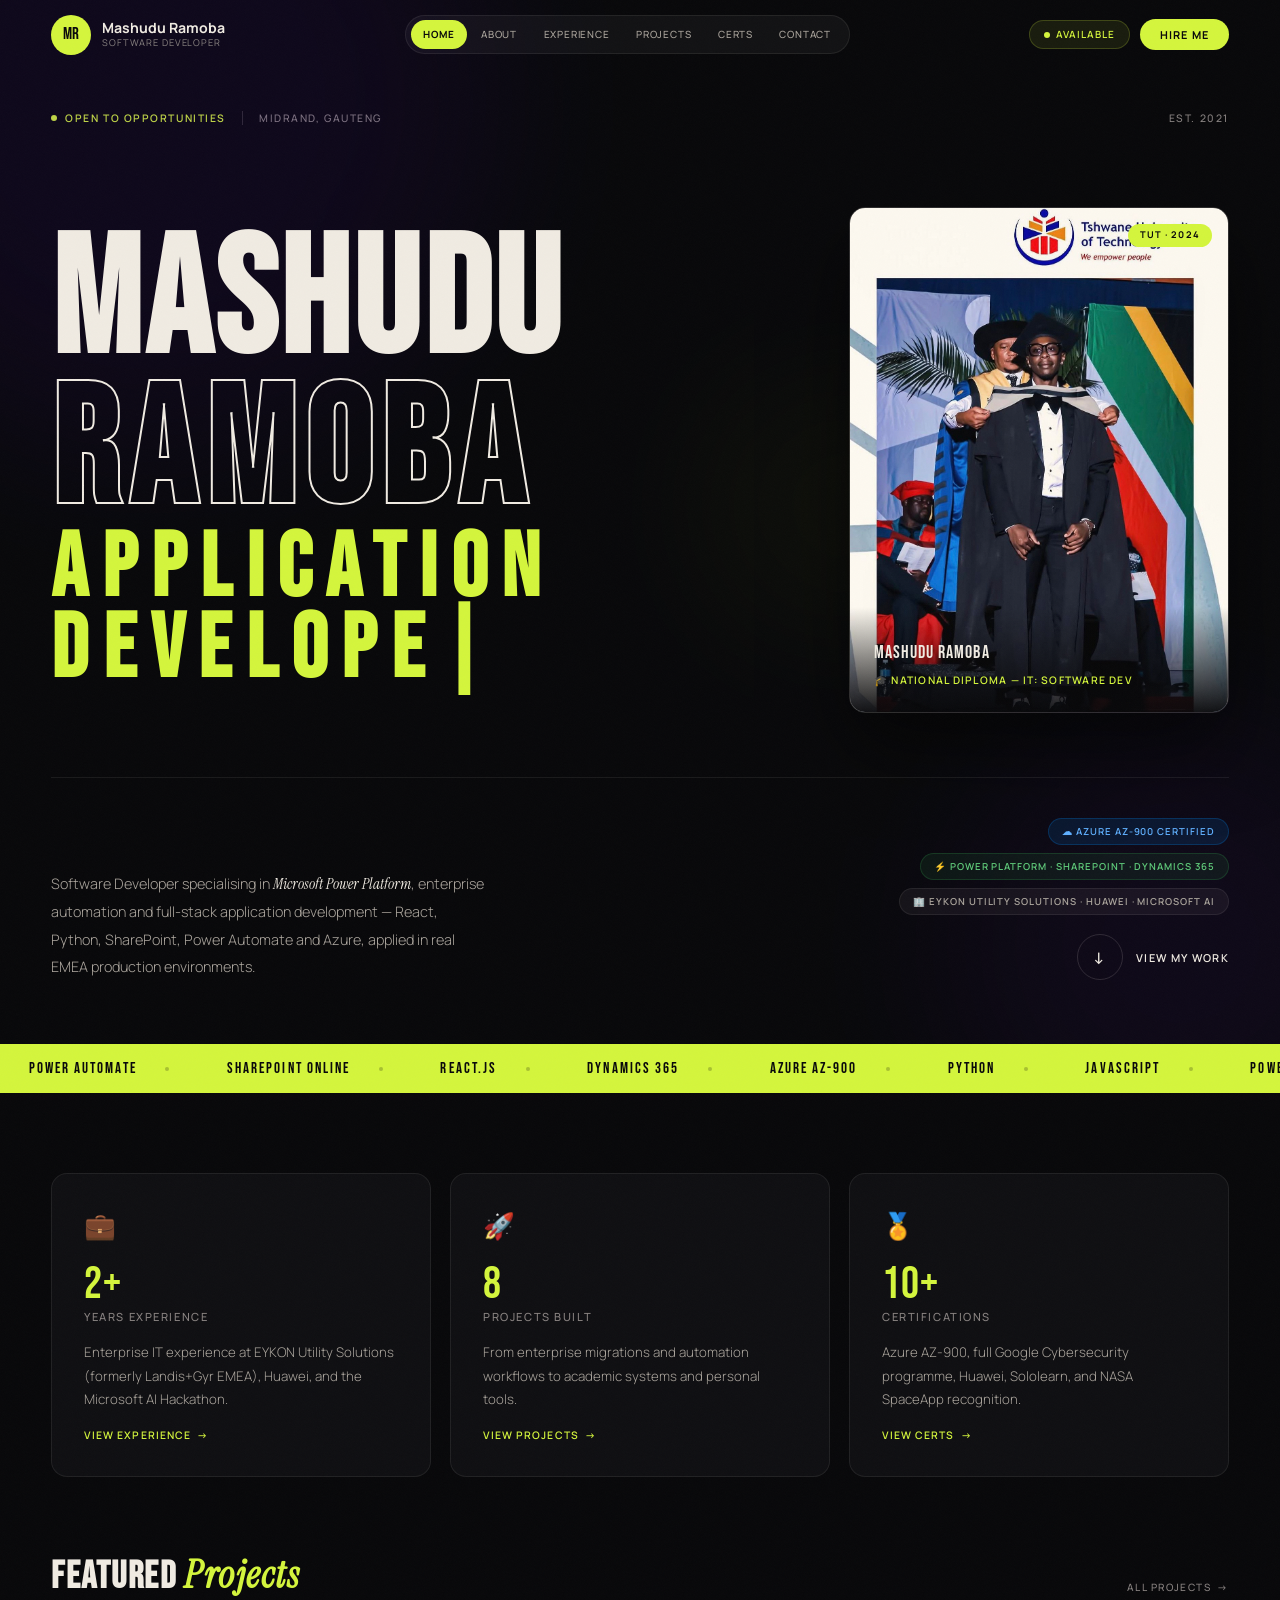
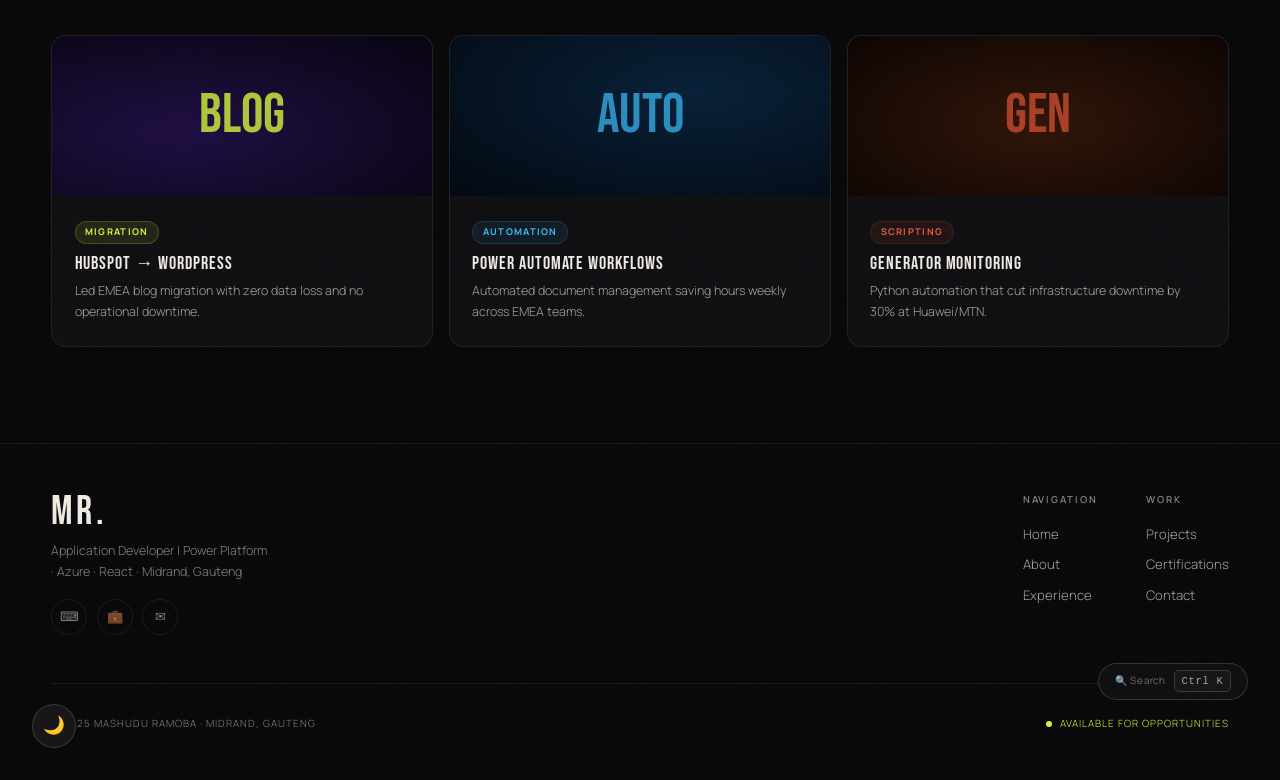
<file: index.html>
<!DOCTYPE html>
<html lang="en">
<head>
<meta charset="UTF-8"/><meta name="viewport" content="width=device-width,initial-scale=1.0"/>
<title>Mashudu Ramoba | Application Developer | Microsoft Power Platform · Azure · React</title>
<meta name="description" content="Software Developer specialising in Microsoft Power Platform, Azure, React, automation and enterprise IT. Portfolio showcasing React, JavaScript, Python, SQL, SharePoint, Power Automate and Dynamics 365 projects."/>
<link rel="preconnect" href="https://fonts.googleapis.com"/>
<link href="https://fonts.googleapis.com/css2?family=Bebas+Neue&family=Instrument+Serif:ital@0;1&family=Manrope:wght@300;400;500;600;700&display=swap" rel="stylesheet"/>
<link rel="stylesheet" href="style.css"/>
<style>
/* ── HOME ONLY ── */
#hero{
  min-height:100vh;
  padding:calc(var(--nav-h) + 2.5rem) 4% 4rem;
  display:flex;flex-direction:column;
  position:relative;overflow:hidden;
}
.orb{position:absolute;border-radius:50%;pointer-events:none;filter:blur(100px)}
.o1{width:700px;height:700px;background:#3d0f8a;top:-250px;left:-200px;opacity:.14}
.o2{width:500px;height:500px;background:#6d28d9;bottom:-150px;right:-150px;opacity:.07}
.o3{width:280px;height:280px;background:var(--acid);top:35%;left:55%;opacity:.05}

.h-top{display:flex;align-items:center;gap:1rem;margin-bottom:3rem;flex-wrap:wrap}
.h-avail{display:flex;align-items:center;gap:.5rem;font-size:.65rem;font-weight:600;letter-spacing:.15em;text-transform:uppercase;color:var(--acid)}
.h-sep{width:1px;height:14px;background:var(--border2)}
.h-loc,.h-yr{font-size:.65rem;font-weight:500;letter-spacing:.15em;text-transform:uppercase;color:var(--mist)}
.h-yr{margin-left:auto}

.h-name{
  font-family:var(--fd);
  font-size:clamp(4rem,13vw,12rem);
  line-height:.9;letter-spacing:.02em;
  flex:1;display:flex;flex-direction:column;justify-content:center;
  position:relative;z-index:1;
}
.h-n1{display:block;color:var(--paper);animation:rise .9s .1s both cubic-bezier(.22,1,.36,1)}
.h-n2{display:block;color:transparent;-webkit-text-stroke:2px var(--paper);letter-spacing:.06em;animation:rise .9s .22s both cubic-bezier(.22,1,.36,1)}
.h-n3{display:block;color:var(--acid);font-size:.54em;letter-spacing:.16em;animation:rise .9s .34s both cubic-bezier(.22,1,.36,1)}
@keyframes rise{from{opacity:0;transform:translateY(50px)}to{opacity:1;transform:none}}

.h-bottom{
  display:flex;justify-content:space-between;align-items:flex-end;
  padding-top:2.5rem;margin-top:2rem;
  border-top:1px solid var(--border);
  gap:2rem;flex-wrap:wrap;
  position:relative;z-index:1;
  animation:rise .8s .5s both cubic-bezier(.22,1,.36,1);
}
.h-desc{max-width:440px;font-size:.9rem;color:var(--mist2);line-height:1.9}
.h-desc em{font-family:var(--fs);font-style:italic;color:var(--paper);font-size:1.04em}
.h-right{display:flex;flex-direction:column;align-items:flex-end;gap:.5rem}
.hbadge{font-size:.6rem;font-weight:600;letter-spacing:.1em;text-transform:uppercase;padding:.3rem .8rem;border-radius:2rem}
.hb1{background:rgba(0,120,212,.14);color:#60b0ff;border:1px solid rgba(0,120,212,.28)}
.hb2{background:rgba(52,168,83,.1);color:#5fca7a;border:1px solid rgba(52,168,83,.22)}
.hb3{background:rgba(240,235,226,.05);color:var(--mist2);border:1px solid var(--border)}
.h-cta{display:flex;align-items:center;gap:.85rem;margin-top:.7rem;font-size:.68rem;letter-spacing:.12em;text-transform:uppercase;font-weight:600;color:var(--paper)}
.circ{width:46px;height:46px;border-radius:50%;border:1px solid rgba(240,235,226,.15);display:flex;align-items:center;justify-content:center;font-size:1rem;transition:all .25s}
.circ:hover{border-color:var(--acid);background:rgba(212,245,60,.08);color:var(--acid)}

/* Quick cards */
.ql-grid{display:grid;grid-template-columns:repeat(3,1fr);gap:1.2rem;padding:5rem 4%}
.ql-card{
  background:var(--ink2);border:1px solid var(--border);border-radius:1rem;
  padding:2rem;display:flex;flex-direction:column;gap:1rem;
  transition:border-color .25s,transform .25s;
}
.ql-card:hover{border-color:var(--border2);transform:translateY(-4px)}
.ql-icon{font-size:1.6rem}
.ql-num{font-family:var(--fd);font-size:2.8rem;line-height:1;letter-spacing:.02em;color:var(--acid)}
.ql-label{font-size:.7rem;letter-spacing:.14em;text-transform:uppercase;color:var(--mist);font-weight:500}
.ql-desc{font-size:.83rem;color:var(--mist2);line-height:1.75;flex:1}
.ql-link{font-size:.65rem;letter-spacing:.1em;text-transform:uppercase;color:var(--acid);font-weight:600;display:flex;align-items:center;gap:.4rem;transition:gap .2s}
.ql-link:hover{gap:.7rem}
.ql-link::after{content:'→'}

/* Featured project strip */
.feat-strip{padding:0 4% 6rem}
.feat-head{display:flex;justify-content:space-between;align-items:flex-end;margin-bottom:2.5rem;flex-wrap:wrap;gap:1rem}
.feat-title{font-family:var(--fd);font-size:clamp(1.8rem,3vw,2.8rem);letter-spacing:.04em;line-height:.95}
.feat-title em{font-family:var(--fs);font-style:italic;color:var(--acid)}
.see-all{font-size:.63rem;letter-spacing:.14em;text-transform:uppercase;color:var(--mist);font-weight:500;display:flex;align-items:center;gap:.4rem;transition:color .2s}
.see-all:hover{color:var(--acid)}
.see-all::after{content:'→'}
.feat-row{display:grid;grid-template-columns:1fr 1fr 1fr;gap:1rem}
.f-card{background:var(--ink2);border:1px solid var(--border);border-radius:.9rem;overflow:hidden;transition:border-color .25s,transform .3s}
.f-card:hover{border-color:var(--border2);transform:translateY(-5px)}
.f-thumb{height:160px;position:relative;overflow:hidden;display:flex;align-items:center;justify-content:center}
.f-tbg{position:absolute;inset:0;transition:transform .5s}
.f-card:hover .f-tbg{transform:scale(1.07)}
.fbg1{background:radial-gradient(ellipse at 35% 60%,#1e0e42,#07030f)}
.fbg2{background:radial-gradient(ellipse at 65% 35%,#082038,#020810)}
.fbg3{background:radial-gradient(ellipse at 50% 55%,#301508,#0c0402)}
.f-glyph{position:relative;z-index:1;font-family:var(--fd);font-size:3.5rem;transition:transform .4s}
.fg1{color:rgba(212,245,60,.8)}.fg2{color:rgba(59,191,252,.7)}.fg3{color:rgba(201,75,47,.8)}
.f-card:hover .f-glyph{transform:scale(1.12)}
.f-body{padding:1.3rem 1.4rem 1.5rem}
.f-tag{font-size:.58rem;letter-spacing:.14em;text-transform:uppercase;font-weight:700;padding:.18rem .58rem;border-radius:1rem;display:inline-block;margin-bottom:.7rem}
.ft1{background:rgba(212,245,60,.1);color:var(--acid);border:1px solid rgba(212,245,60,.18)}
.ft2{background:rgba(59,191,252,.08);color:var(--sky);border:1px solid rgba(59,191,252,.15)}
.ft3{background:rgba(201,75,47,.1);color:#e06040;border:1px solid rgba(201,75,47,.18)}
.f-name{font-family:var(--fd);font-size:1.15rem;letter-spacing:.05em;margin-bottom:.4rem;line-height:1}
.f-desc{font-size:.78rem;color:var(--mist2);line-height:1.7}

@media(max-width:900px){
  .ql-grid{grid-template-columns:1fr 1fr}
  .feat-row{grid-template-columns:1fr}
}
@media(max-width:560px){
  .ql-grid{grid-template-columns:1fr}
  .h-name{font-size:clamp(3rem,18vw,12rem)}
}
</style>
</head>
<body>

<!-- NAV -->
<nav id="nav">
  <a href="index.html" class="nl">
    <div class="nl-badge">MR</div>
    <div class="nl-text"><span class="nl-name">Mashudu Ramoba</span><span class="nl-role">Software Developer</span></div>
  </a>
  <div class="nl-links">
    <a href="index.html">Home</a>
    <a href="about.html">About</a>
    <a href="experience.html">Experience</a>
    <a href="projects.html">Projects</a>
    <a href="certifications.html">Certs</a>
    <a href="contact.html">Contact</a>
  </div>
  <div class="nl-r">
    <div class="nl-avail"><span class="pdot"></span>Available</div>
    <button class="nl-hire" onclick="location.href='contact.html'">Hire Me</button>
    <button class="nl-ham" id="ham"><span></span><span></span><span></span></button>
  </div>
</nav>
<div id="drawer">
  <a href="index.html" onclick="closeDrawer()">Home</a>
  <a href="about.html" onclick="closeDrawer()">About</a>
  <a href="experience.html" onclick="closeDrawer()">Experience</a>
  <a href="projects.html" onclick="closeDrawer()">Projects</a>
  <a href="certifications.html" onclick="closeDrawer()">Certifications</a>
  <a href="contact.html" onclick="closeDrawer()">Contact</a>
</div>

<!-- SCROLL PROGRESS BAR -->
<div id="scroll-progress" style="position:fixed;top:0;left:0;height:2px;background:var(--acid);z-index:9000;width:0%;transition:width .1s linear;pointer-events:none"></div>

<!-- SEARCH SHORTCUT HINT -->
<div id="search-hint" style="position:fixed;bottom:5rem;right:2rem;z-index:600;display:flex;align-items:center;gap:.5rem;background:var(--ink2);border:1px solid var(--border2);border-radius:2rem;padding:.4rem 1rem;font-size:.62rem;color:var(--mist);letter-spacing:.08em;cursor:pointer;transition:all .2s;animation:hintPop .5s 2s both cubic-bezier(.22,1,.36,1)" onclick="openSearch()">
  <span>🔍 Search</span>
  <kbd style="background:var(--ink3);border:1px solid var(--border2);border-radius:.3rem;padding:.1rem .4rem;font-family:monospace;font-size:.65rem;color:var(--mist2)">Ctrl K</kbd>
</div>

<!-- HERO -->
<section id="hero">
  <div class="orb o1"></div><div class="orb o2"></div><div class="orb o3"></div>

  <div class="h-top">
    <div class="h-avail"><span class="pdot"></span>Open to opportunities</div>
    <div class="h-sep"></div>
    <span class="h-loc">Midrand, Gauteng</span>
    <span class="h-yr">Est. 2021</span>
  </div>

  <!-- Two-column hero: text + photo -->
  <div style="display:grid;grid-template-columns:1fr 380px;gap:4rem;flex:1;align-items:center;position:relative;z-index:1;padding:2rem 0">
    <div>
      <h1 class="h-name" style="flex:none">
        <span class="h-n1">MASHUDU</span>
        <span class="h-n2">RAMOBA</span>
        <span class="h-n3" id="typer">Application Developer</span>
      </h1>
    </div>
    <!-- Graduation photo in hero -->
    <div class="hero-photo-wrap" style="position:relative;animation:rise .9s .4s both cubic-bezier(.22,1,.36,1)">
      <div style="border-radius:1rem;overflow:hidden;border:1px solid var(--border2);box-shadow:0 32px 80px rgba(0,0,0,.6);aspect-ratio:3/4;position:relative">
        <img src="mashudu-grad.png" alt="Mashudu Ramoba — TUT Graduation"
          style="width:100%;height:100%;object-fit:cover;object-position:top center;display:block;transition:transform .6s cubic-bezier(.25,.46,.45,.94)"
          onmouseover="this.style.transform='scale(1.04)'"
          onmouseout="this.style.transform='scale(1)'"/>
        <div style="position:absolute;bottom:0;left:0;right:0;background:linear-gradient(to top,rgba(8,8,10,.95) 0%,transparent 100%);padding:2rem 1.5rem 1.5rem">
          <div style="font-family:var(--fd);font-size:1.1rem;letter-spacing:.06em;color:var(--paper);margin-bottom:.3rem">Mashudu Ramoba</div>
          <div style="font-size:.65rem;letter-spacing:.12em;text-transform:uppercase;color:var(--acid);font-weight:600">🎓 National Diploma — IT: Software Dev</div>
        </div>
        <span style="position:absolute;top:1rem;right:1rem;background:var(--acid);color:var(--ink);font-size:.58rem;font-weight:700;letter-spacing:.12em;text-transform:uppercase;padding:.28rem .75rem;border-radius:2rem">TUT · 2024</span>
      </div>
    </div>
  </div>

  <div class="h-bottom">
    <p class="h-desc">Software Developer specialising in <em>Microsoft Power Platform</em>, enterprise automation and full-stack application development — React, Python, SharePoint, Power Automate and Azure, applied in real EMEA production environments.</p>
    <div class="h-right">
      <span class="hbadge hb1">☁ Azure AZ-900 Certified</span>
      <span class="hbadge hb2">⚡ Power Platform · SharePoint · Dynamics 365</span>
      <span class="hbadge hb3">🏢 EYKON Utility Solutions · Huawei · Microsoft AI</span>
      <a href="projects.html" class="h-cta">
        <div class="circ">↓</div>View My Work
      </a>
    </div>
  </div>
</section>

<!-- MARQUEE -->
<div class="mq"><div class="mq-t">
  <span class="mq-i">Power Automate <span class="mq-d"></span></span>
  <span class="mq-i">SharePoint Online <span class="mq-d"></span></span>
  <span class="mq-i">React.js <span class="mq-d"></span></span>
  <span class="mq-i">Dynamics 365 <span class="mq-d"></span></span>
  <span class="mq-i">Azure AZ-900 <span class="mq-d"></span></span>
  <span class="mq-i">Python <span class="mq-d"></span></span>
  <span class="mq-i">JavaScript <span class="mq-d"></span></span>
  <span class="mq-i">Power Platform <span class="mq-d"></span></span>
  <span class="mq-i">SQL <span class="mq-d"></span></span>
  <span class="mq-i">Enterprise Automation <span class="mq-d"></span></span>
  <span class="mq-i">Power Automate <span class="mq-d"></span></span>
  <span class="mq-i">SharePoint Online <span class="mq-d"></span></span>
  <span class="mq-i">React.js <span class="mq-d"></span></span>
  <span class="mq-i">Dynamics 365 <span class="mq-d"></span></span>
  <span class="mq-i">Azure AZ-900 <span class="mq-d"></span></span>
  <span class="mq-i">Python <span class="mq-d"></span></span>
  <span class="mq-i">JavaScript <span class="mq-d"></span></span>
  <span class="mq-i">Power Platform <span class="mq-d"></span></span>
  <span class="mq-i">SQL <span class="mq-d"></span></span>
  <span class="mq-i">Enterprise Automation <span class="mq-d"></span></span>
</div></div>

<!-- QUICK STATS -->
<div class="ql-grid">
  <div class="ql-card rv">
    <div class="ql-icon">💼</div>
    <div><div class="ql-num">2+</div><div class="ql-label">Years Experience</div></div>
    <p class="ql-desc">Enterprise IT experience at EYKON Utility Solutions (formerly Landis+Gyr EMEA), Huawei, and the Microsoft AI Hackathon.</p>
    <a href="experience.html" class="ql-link">View Experience</a>
  </div>
  <div class="ql-card rv d1">
    <div class="ql-icon">🚀</div>
    <div><div class="ql-num">8</div><div class="ql-label">Projects Built</div></div>
    <p class="ql-desc">From enterprise migrations and automation workflows to academic systems and personal tools.</p>
    <a href="projects.html" class="ql-link">View Projects</a>
  </div>
  <div class="ql-card rv d2">
    <div class="ql-icon">🏅</div>
    <div><div class="ql-num">10+</div><div class="ql-label">Certifications</div></div>
    <p class="ql-desc">Azure AZ-900, full Google Cybersecurity programme, Huawei, Sololearn, and NASA SpaceApp recognition.</p>
    <a href="certifications.html" class="ql-link">View Certs</a>
  </div>
</div>

<!-- FEATURED PROJECTS -->
<div class="feat-strip">
  <div class="feat-head rv">
    <h2 class="feat-title">Featured <em>Projects</em></h2>
    <a href="projects.html" class="see-all">All Projects</a>
  </div>
  <div class="feat-row">
    <div class="f-card rv d1">
      <div class="f-thumb">
        <div class="f-tbg fbg1"></div>
        <div class="f-glyph fg1">BLOG</div>
      </div>
      <div class="f-body">
        <span class="f-tag ft1">Migration</span>
        <div class="f-name">HubSpot → WordPress</div>
        <p class="f-desc">Led EMEA blog migration with zero data loss and no operational downtime.</p>
      </div>
    </div>
    <div class="f-card rv d2">
      <div class="f-thumb">
        <div class="f-tbg fbg2"></div>
        <div class="f-glyph fg2">AUTO</div>
      </div>
      <div class="f-body">
        <span class="f-tag ft2">Automation</span>
        <div class="f-name">Power Automate Workflows</div>
        <p class="f-desc">Automated document management saving hours weekly across EMEA teams.</p>
      </div>
    </div>
    <div class="f-card rv d3">
      <div class="f-thumb">
        <div class="f-tbg fbg3"></div>
        <div class="f-glyph fg3">GEN</div>
      </div>
      <div class="f-body">
        <span class="f-tag ft3">Scripting</span>
        <div class="f-name">Generator Monitoring</div>
        <p class="f-desc">Python automation that cut infrastructure downtime by 30% at Huawei/MTN.</p>
      </div>
    </div>
  </div>
</div>

<!-- FOOTER -->
<footer>
  <div class="ft-top">
    <div class="ft-brand">
      <div class="ft-logo">MR.</div>
      <p class="ft-tagline">Application Developer | Power Platform · Azure · React · Midrand, Gauteng</p>
      <div class="ft-social">
        <a href="https://github.com/MashuduRamoba" target="_blank" class="ft-soc">⌨</a>
        <a href="https://www.linkedin.com/in/mashudu-ramoba-b692972a3" target="_blank" class="ft-soc">💼</a>
        <a href="mailto:mashuduramoba365@gmail.com" class="ft-soc">✉</a>
      </div>
    </div>
    <div class="ft-links">
      <div class="ft-nav-group">
        <h4>Navigation</h4>
        <a href="index.html">Home</a>
        <a href="about.html">About</a>
        <a href="experience.html">Experience</a>
      </div>
      <div class="ft-nav-group">
        <h4>Work</h4>
        <a href="projects.html">Projects</a>
        <a href="certifications.html">Certifications</a>
        <a href="contact.html">Contact</a>
      </div>
    </div>
  </div>
  <div class="ft-bottom">
    <span class="ft-copy">© 2025 Mashudu Ramoba · Midrand, Gauteng</span>
    <span class="ft-status"><span class="pdot"></span>Available for opportunities</span>
  </div>
</footer>

<button id="btt" onclick="window.scrollTo({top:0,behavior:'smooth'})">↑</button>
<button id="theme-btn" onclick="toggleTheme()">🌙</button>
<script src="main.js"></script>
</body></html>
</file>
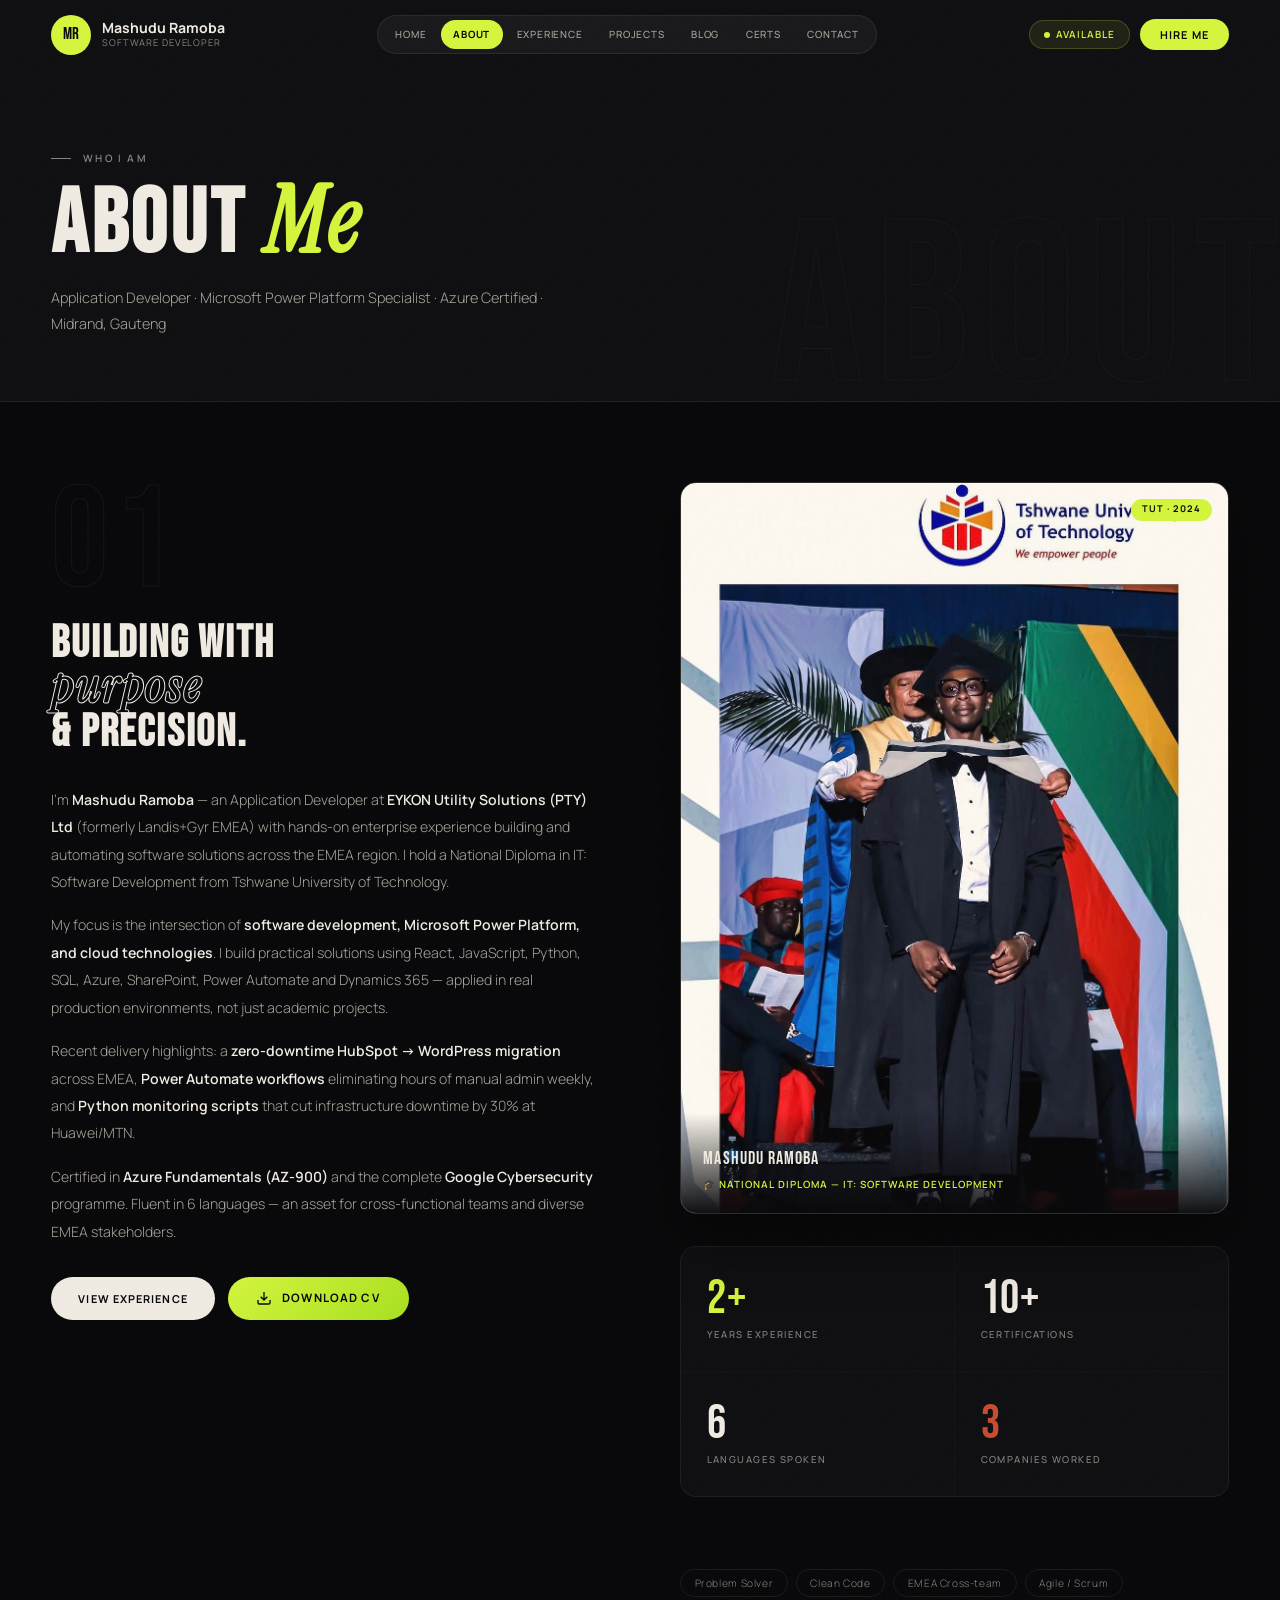
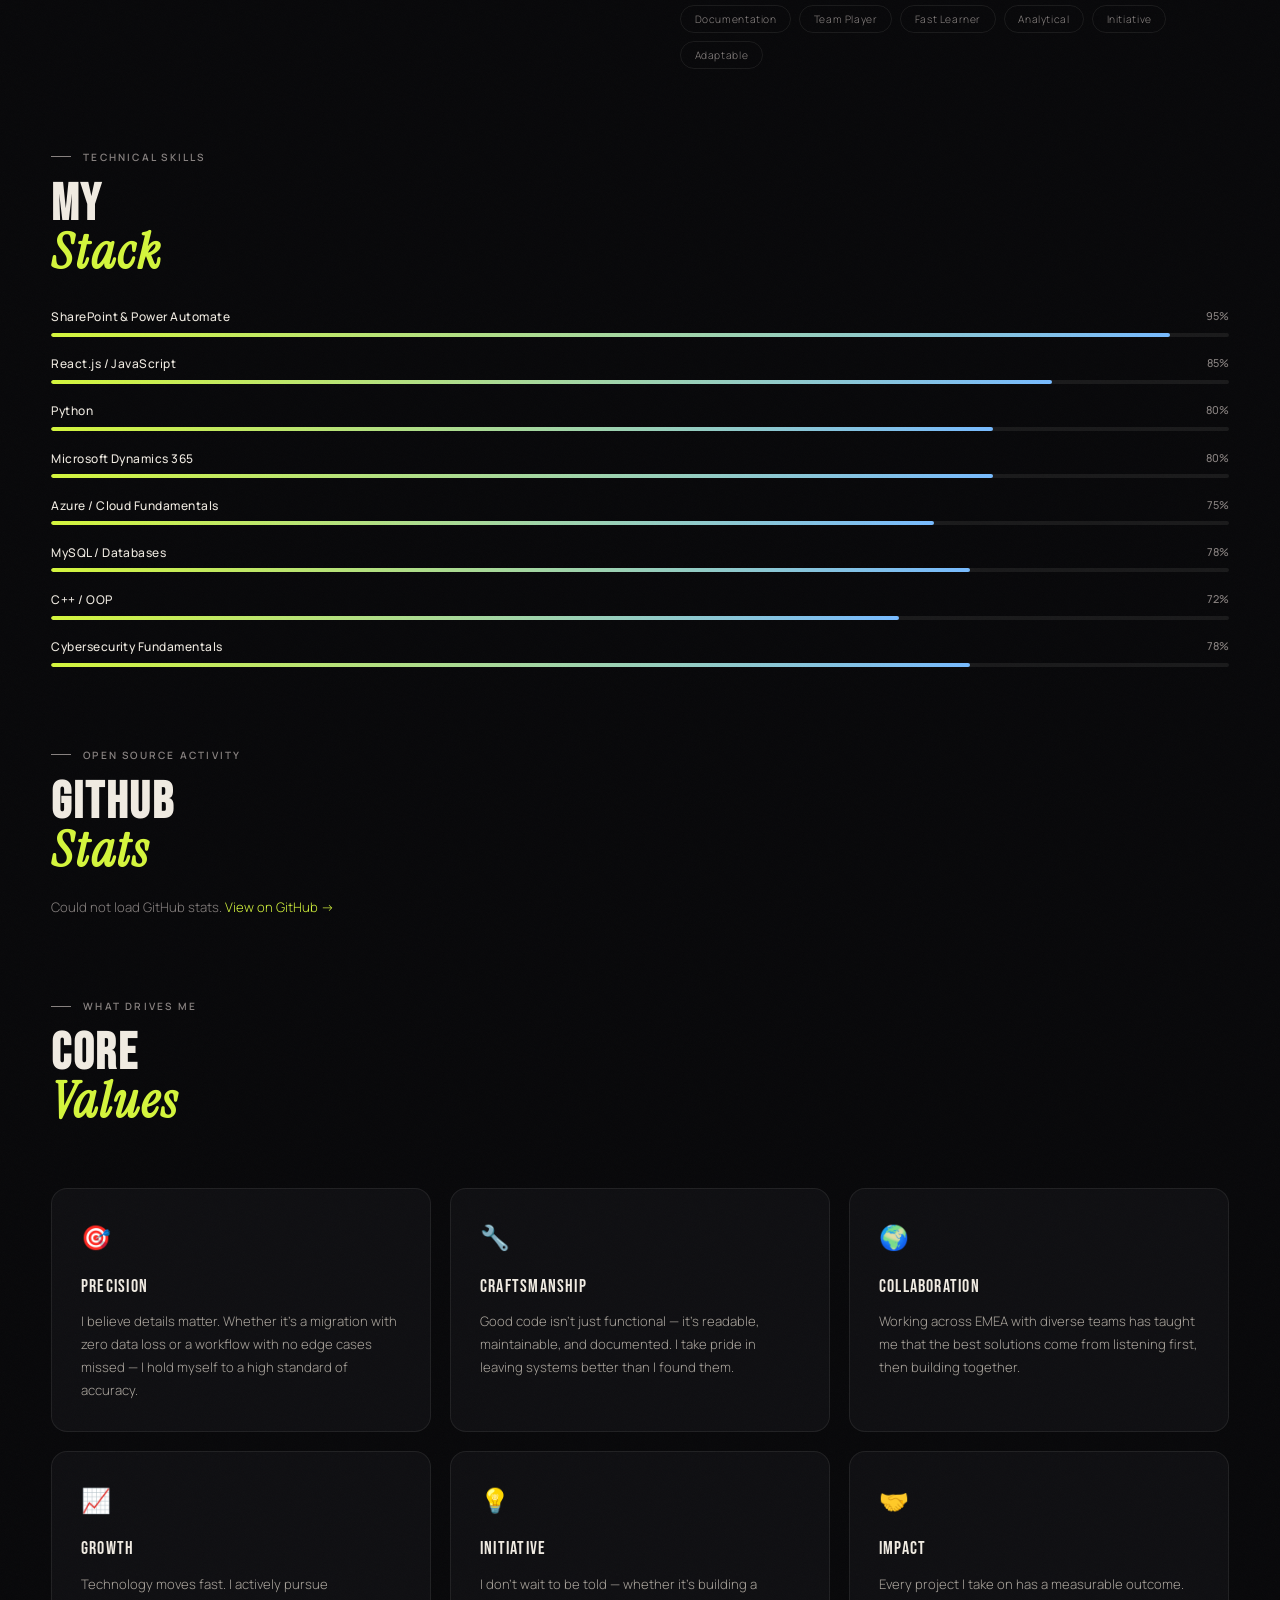
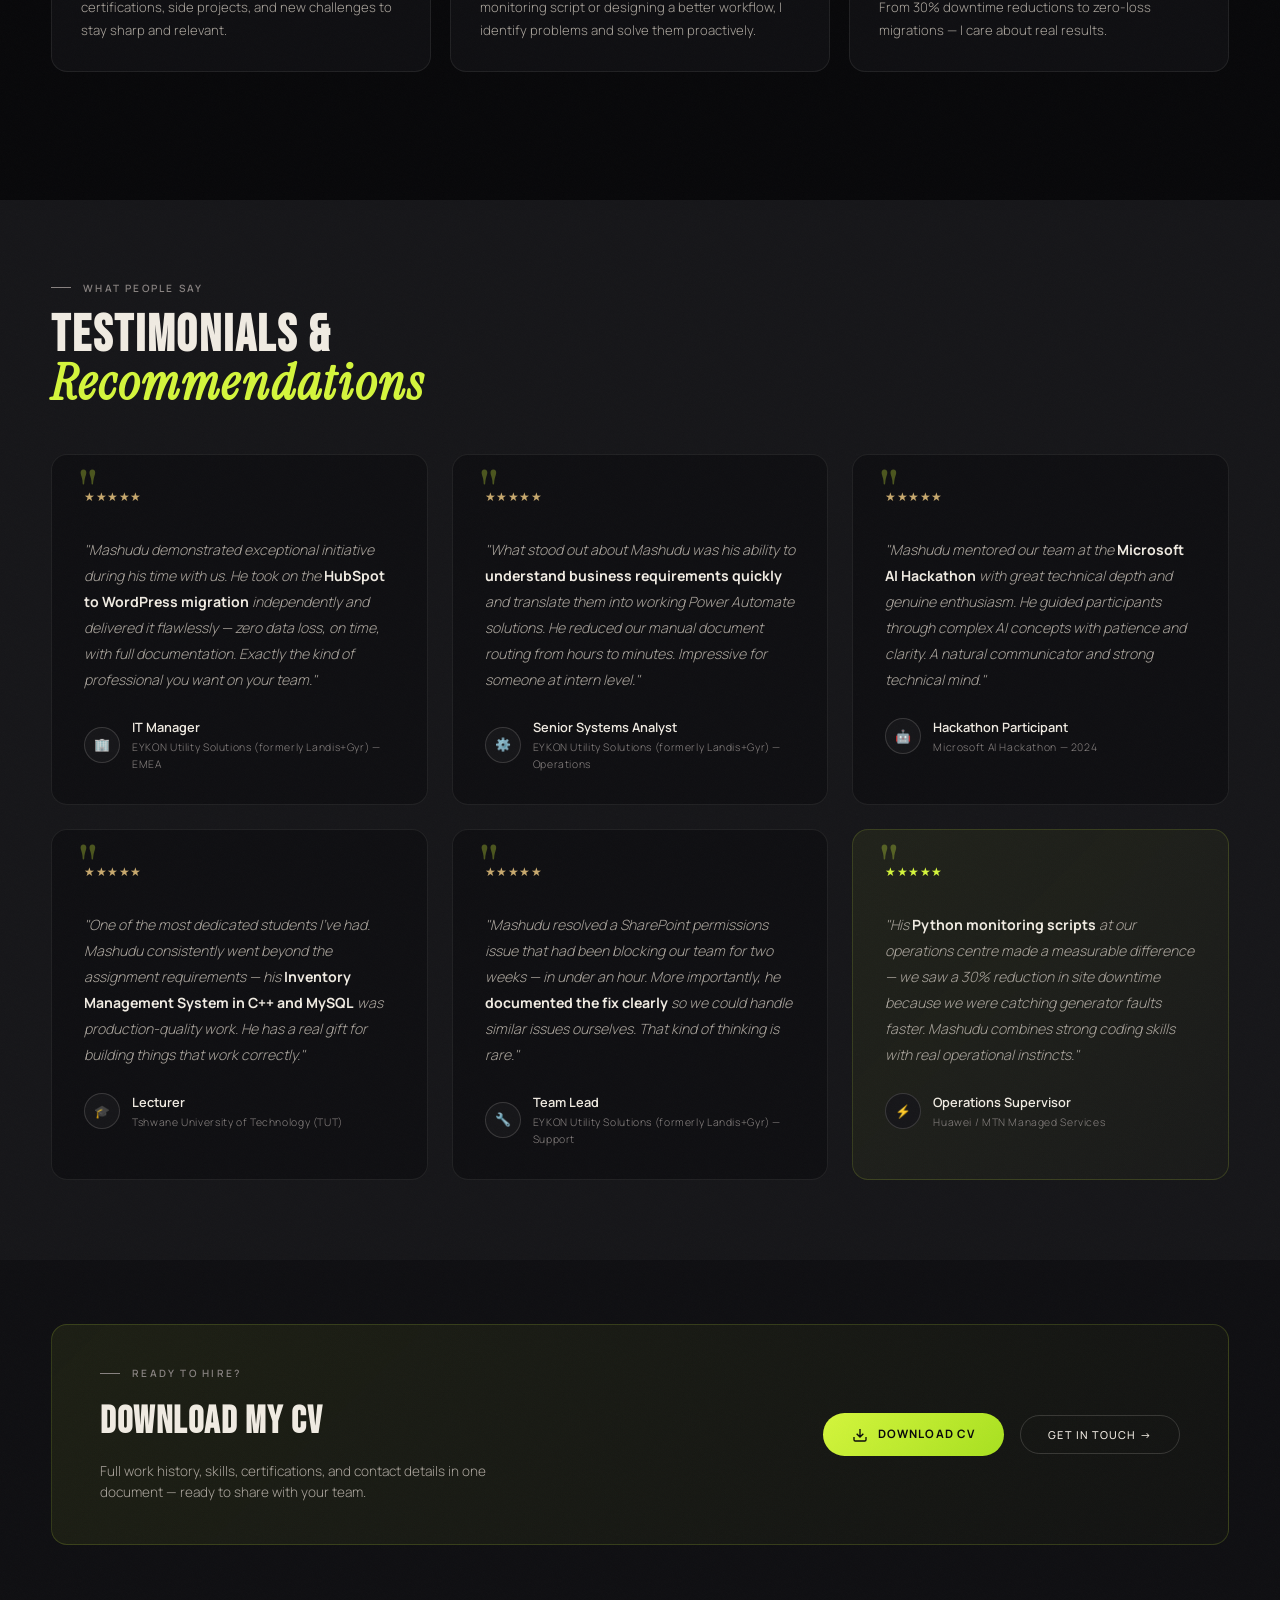
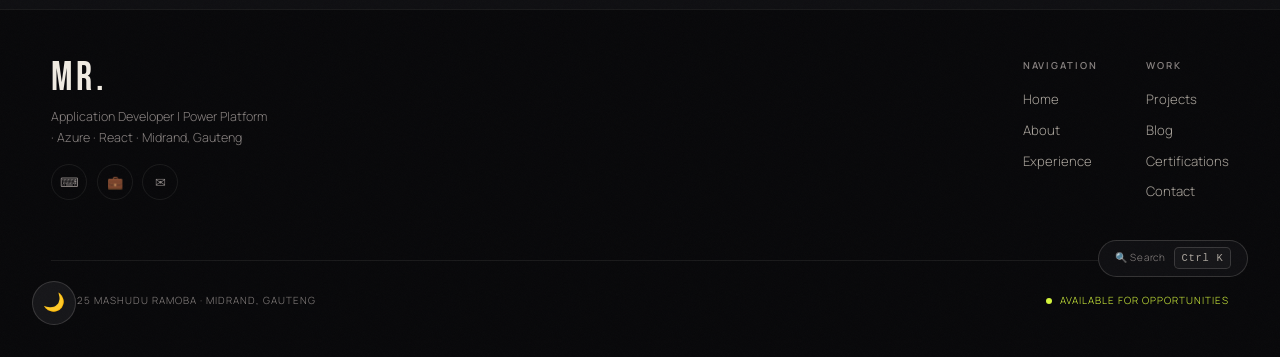
<file: about.html>
<!DOCTYPE html>
<html lang="en">
<head>
<meta charset="UTF-8"/><meta name="viewport" content="width=device-width,initial-scale=1.0"/>
<title>About — Mashudu Ramoba</title>
<link rel="preconnect" href="https://fonts.googleapis.com"/>
<link href="https://fonts.googleapis.com/css2?family=Bebas+Neue&family=Instrument+Serif:ital@0;1&family=Manrope:wght@300;400;500;600;700&display=swap" rel="stylesheet"/>
<link rel="stylesheet" href="style.css"/>
<style>
.about-grid{display:grid;grid-template-columns:1fr 1fr;gap:5rem;align-items:start;margin-bottom:5rem}
.a-ghost{font-family:var(--fd);font-size:9rem;line-height:.85;color:transparent;-webkit-text-stroke:1px rgba(240,235,226,.06);letter-spacing:.04em;display:block;margin-bottom:1.2rem}
.a-h{font-family:var(--fd);font-size:clamp(2.4rem,3.5vw,3.8rem);line-height:.94;letter-spacing:.04em;margin-bottom:2rem}
.a-h em{font-family:var(--fs);font-style:italic;color:transparent;-webkit-text-stroke:1px var(--paper);font-size:1.07em}
.a-body p{font-size:.88rem;color:var(--mist2);line-height:1.95;margin-bottom:1rem}
.a-body strong{color:var(--paper);font-weight:600}
.a-btns{display:flex;gap:.8rem;margin-top:2rem;flex-wrap:wrap}

/* Photo card */
.photo-wrap{position:relative;display:flex;flex-direction:column;gap:1.5rem}
.grad-photo-card{
  position:relative;border-radius:1rem;overflow:hidden;
  border:1px solid var(--border);
  aspect-ratio:3/4;
  box-shadow:0 24px 60px rgba(0,0,0,.5);
  transition:transform .4s cubic-bezier(.22,1,.36,1),box-shadow .4s;
}
.grad-photo-card:hover{transform:translateY(-6px) rotate(.5deg);box-shadow:0 32px 80px rgba(0,0,0,.6)}
.grad-photo-card img{width:100%;height:100%;object-fit:cover;object-position:top center;display:block;transition:transform .6s cubic-bezier(.25,.46,.45,.94)}
.grad-photo-card:hover img{transform:scale(1.04)}
.grad-photo-label{
  position:absolute;bottom:0;left:0;right:0;
  background:linear-gradient(to top,rgba(8,8,10,.95) 0%,transparent 100%);
  padding:2rem 1.5rem 1.5rem;
}
.grad-photo-label-title{font-family:var(--fd);font-size:1.2rem;letter-spacing:.06em;color:var(--paper);margin-bottom:.3rem}
.grad-photo-label-sub{font-size:.68rem;letter-spacing:.12em;text-transform:uppercase;color:var(--acid);font-weight:600}
.grad-photo-badge{
  position:absolute;top:1.2rem;right:1.2rem;
  background:var(--acid);color:var(--ink);
  font-size:.6rem;font-weight:700;letter-spacing:.12em;text-transform:uppercase;
  padding:.3rem .8rem;border-radius:2rem;
}

/* Stats below photo */
.stats-g-2{display:grid;grid-template-columns:1fr 1fr;gap:1px;background:rgba(240,235,226,.05);border:1px solid rgba(240,235,226,.05);border-radius:1rem;overflow:hidden;margin-bottom:2.5rem}
.s-bl{background:var(--ink2);padding:1.8rem 1.6rem;transition:background .2s}
.s-bl:hover{background:rgba(240,235,226,.025)}
.s-n{font-family:var(--fd);font-size:3rem;line-height:1;letter-spacing:.02em;margin-bottom:.2rem}
.s-l{font-size:.6rem;letter-spacing:.15em;text-transform:uppercase;color:var(--mist);font-weight:500}
.s-bl:nth-child(1) .s-n{color:var(--acid)}
.s-bl:nth-child(2) .s-n{color:var(--paper)}
.s-bl:nth-child(3) .s-n{color:var(--paper)}
.s-bl:nth-child(4) .s-n{color:var(--rust)}

/* Skills rows */
.sk-list{border-top:1px solid var(--border);margin-top:4rem}
.sk-row{display:grid;grid-template-columns:46px 220px 1fr 58px;align-items:center;gap:2.5rem;padding:1.4rem 0;border-bottom:1px solid var(--border);transition:all .22s;cursor:default}
.sk-row:hover{background:rgba(240,235,226,.02);padding-left:.8rem;padding-right:.8rem;border-radius:.6rem;border-color:transparent}
.sk-i{font-family:var(--fd);font-size:.9rem;color:var(--mist);letter-spacing:.1em}
.sk-n{font-family:var(--fd);font-size:1.38rem;letter-spacing:.06em}
.sk-tags{display:flex;flex-wrap:wrap;gap:.36rem}
.sk-tag{font-size:.6rem;padding:.18rem .58rem;background:rgba(240,235,226,.04);border:1px solid var(--border);border-radius:1rem;color:var(--mist);letter-spacing:.05em}
.sk-row:hover .sk-tag{border-color:rgba(240,235,226,.14)}
.sk-yr{font-size:.6rem;letter-spacing:.12em;text-transform:uppercase;color:var(--mist);font-weight:500;text-align:right;white-space:nowrap}

/* values */
.values-g{display:grid;grid-template-columns:repeat(3,1fr);gap:1.2rem;margin-top:4rem}
.val-card{background:var(--ink2);border:1px solid var(--border);border-radius:1rem;padding:1.8rem;transition:border-color .25s,transform .25s}
.val-card:hover{border-color:var(--border2);transform:translateY(-3px)}
.val-icon{font-size:1.5rem;margin-bottom:1rem}
.val-title{font-family:var(--fd);font-size:1.1rem;letter-spacing:.07em;margin-bottom:.6rem}
.val-desc{font-size:.82rem;color:var(--mist2);line-height:1.75}

/* photo card */
.photo-wrap{display:flex;flex-direction:column;gap:2rem}
.grad-photo-card{position:relative;border-radius:1rem;overflow:hidden;border:1px solid var(--border2);box-shadow:0 24px 60px rgba(0,0,0,.5)}
.grad-photo-card img{width:100%;display:block;aspect-ratio:3/4;object-fit:cover;object-position:top center;transition:transform .6s cubic-bezier(.25,.46,.45,.94)}
.grad-photo-card:hover img{transform:scale(1.04)}
.grad-photo-label{position:absolute;bottom:0;left:0;right:0;background:linear-gradient(to top,rgba(8,8,10,.96),transparent);padding:2rem 1.4rem 1.2rem}
.grad-photo-label-title{font-family:var(--fd);font-size:1.1rem;letter-spacing:.06em;color:var(--paper);margin-bottom:.25rem}
.grad-photo-label-sub{font-size:.62rem;letter-spacing:.1em;text-transform:uppercase;color:var(--acid);font-weight:600}
.grad-photo-badge{position:absolute;top:1rem;right:1rem;background:var(--acid);color:var(--ink);font-size:.58rem;font-weight:700;letter-spacing:.1em;text-transform:uppercase;padding:.22rem .7rem;border-radius:2rem}

@media(max-width:900px){
  .about-grid{grid-template-columns:1fr;gap:3rem}
  .sk-row{grid-template-columns:36px 1fr 48px;gap:1rem}
  .sk-tags{display:none}
  .values-g{grid-template-columns:1fr 1fr}
}
@media(max-width:560px){.values-g{grid-template-columns:1fr}}
</style>
</head>
<body>
<!-- SCROLL PROGRESS BAR -->
<div id="scroll-progress"></div>

<!-- SEARCH HINT -->
<div id="search-hint" style="position:fixed;bottom:5rem;right:2rem;z-index:600;display:flex;align-items:center;gap:.5rem;background:var(--ink2);border:1px solid var(--border2);border-radius:2rem;padding:.4rem 1rem;font-size:.62rem;color:var(--mist);letter-spacing:.08em;cursor:pointer;transition:all .2s;animation:hintPop .5s 2s both cubic-bezier(.22,1,.36,1)" onclick="openSearch()">
  <span>🔍 Search</span>
  <kbd style="background:var(--ink3);border:1px solid var(--border2);border-radius:.3rem;padding:.1rem .4rem;font-family:monospace;font-size:.65rem;color:var(--mist2)">Ctrl K</kbd>
</div>

<nav id="nav">
  <a href="index.html" class="nl">
    <div class="nl-badge">MR</div>
    <div class="nl-text"><span class="nl-name">Mashudu Ramoba</span><span class="nl-role">Software Developer</span></div>
  </a>
  <div class="nl-links">
    <a href="index.html">Home</a><a href="about.html">About</a><a href="experience.html">Experience</a>
    <a href="projects.html">Projects</a><a href="blog.html">Blog</a><a href="certifications.html">Certs</a><a href="contact.html">Contact</a>
  </div>
  <div class="nl-r">
    <div class="nl-avail"><span class="pdot"></span>Available</div>
    <button class="nl-hire" onclick="location.href='contact.html'">Hire Me</button>
    <button class="nl-ham" id="ham"><span></span><span></span><span></span></button>
  </div>
</nav>
<div id="drawer">
  <a href="index.html" onclick="closeDrawer()">Home</a><a href="about.html" onclick="closeDrawer()">About</a>
  <a href="experience.html" onclick="closeDrawer()">Experience</a><a href="projects.html" onclick="closeDrawer()">Projects</a>
  <a href="certifications.html" onclick="closeDrawer()">Certifications</a><a href="contact.html" onclick="closeDrawer()">Contact</a>
</div>

<div class="pg-header" data-title="ABOUT">
  <p class="pg-kicker">Who I am</p>
  <h1 class="pg-title">About <em>Me</em></h1>
  <p class="pg-sub">Application Developer · Microsoft Power Platform Specialist · Azure Certified · Midrand, Gauteng</p>
</div>

<main class="main">
  <div class="about-grid">
    <div class="rv">
      <span class="a-ghost">01</span>
      <h2 class="a-h">Building with<br/><em>purpose</em><br/>&amp; precision.</h2>
      <div class="a-body">
        <p>I'm <strong>Mashudu Ramoba</strong> — an Application Developer at <strong>EYKON Utility Solutions (PTY) Ltd</strong> (formerly Landis+Gyr EMEA) with hands-on enterprise experience building and automating software solutions across the EMEA region. I hold a National Diploma in IT: Software Development from Tshwane University of Technology.</p>
        <p>My focus is the intersection of <strong>software development, Microsoft Power Platform, and cloud technologies</strong>. I build practical solutions using React, JavaScript, Python, SQL, Azure, SharePoint, Power Automate and Dynamics 365 — applied in real production environments, not just academic projects.</p>
        <p>Recent delivery highlights: a <strong>zero-downtime HubSpot → WordPress migration</strong> across EMEA, <strong>Power Automate workflows</strong> eliminating hours of manual admin weekly, and <strong>Python monitoring scripts</strong> that cut infrastructure downtime by 30% at Huawei/MTN.</p>
        <p>Certified in <strong>Azure Fundamentals (AZ-900)</strong> and the complete <strong>Google Cybersecurity</strong> programme. Fluent in 6 languages — an asset for cross-functional teams and diverse EMEA stakeholders.</p>
      </div>
      <div class="a-btns">
        <button class="btn-fill" onclick="location.href='experience.html'">View Experience</button>
        <a href="cv-print.html" target="_blank" class="cv-download-btn" style="text-decoration:none">
          <svg viewBox="0 0 24 24" fill="none" stroke="currentColor" stroke-width="2"><path d="M21 15v4a2 2 0 01-2 2H5a2 2 0 01-2-2v-4M7 10l5 5 5-5M12 15V3"/></svg>
          Download CV
        </a>
      </div>
    </div>
    <div class="rv d2">
      <!-- Graduation Photo -->
      <div class="photo-wrap">
        <div class="grad-photo-card">
          <img src="mashudu-grad.png" alt="Mashudu Ramoba — TUT Graduation"/>
          <div class="grad-photo-label">
            <div class="grad-photo-label-title">Mashudu Ramoba</div>
            <div class="grad-photo-label-sub">🎓 National Diploma — IT: Software Development</div>
          </div>
          <span class="grad-photo-badge">TUT · 2024</span>
        </div>
        <!-- Stats below photo -->
        <div class="stats-g-2">
          <div class="s-bl"><div class="s-n">2+</div><div class="s-l">Years Experience</div></div>
          <div class="s-bl"><div class="s-n">10+</div><div class="s-l">Certifications</div></div>
          <div class="s-bl"><div class="s-n">6</div><div class="s-l">Languages Spoken</div></div>
          <div class="s-bl"><div class="s-n">3</div><div class="s-l">Companies Worked</div></div>
        </div>
        <div class="chips">
          <span class="chip">Problem Solver</span><span class="chip">Clean Code</span>
          <span class="chip">EMEA Cross-team</span><span class="chip">Agile / Scrum</span>
          <span class="chip">Documentation</span><span class="chip">Team Player</span>
          <span class="chip">Fast Learner</span><span class="chip">Analytical</span>
          <span class="chip">Initiative</span><span class="chip">Adaptable</span>
        </div>
      </div>
    </div>
  </div>

  <!-- Animated Skill Bars -->
  <div class="rv" style="margin-top:5rem">
    <p class="kicker">Technical Skills</p>
    <h2 class="sec-h">My <em>Stack</em></h2>
  </div>
  <div class="skill-bars-wrap rv d1">
    <div class="skill-bar-item"><div class="skill-bar-meta"><span class="skill-bar-name">SharePoint & Power Automate</span><span class="skill-bar-pct">95%</span></div><div class="skill-bar-track"><div class="skill-bar-fill" data-width="95%"></div></div></div>
    <div class="skill-bar-item"><div class="skill-bar-meta"><span class="skill-bar-name">React.js / JavaScript</span><span class="skill-bar-pct">85%</span></div><div class="skill-bar-track"><div class="skill-bar-fill" data-width="85%"></div></div></div>
    <div class="skill-bar-item"><div class="skill-bar-meta"><span class="skill-bar-name">Python</span><span class="skill-bar-pct">80%</span></div><div class="skill-bar-track"><div class="skill-bar-fill" data-width="80%"></div></div></div>
    <div class="skill-bar-item"><div class="skill-bar-meta"><span class="skill-bar-name">Microsoft Dynamics 365</span><span class="skill-bar-pct">80%</span></div><div class="skill-bar-track"><div class="skill-bar-fill" data-width="80%"></div></div></div>
    <div class="skill-bar-item"><div class="skill-bar-meta"><span class="skill-bar-name">Azure / Cloud Fundamentals</span><span class="skill-bar-pct">75%</span></div><div class="skill-bar-track"><div class="skill-bar-fill" data-width="75%"></div></div></div>
    <div class="skill-bar-item"><div class="skill-bar-meta"><span class="skill-bar-name">MySQL / Databases</span><span class="skill-bar-pct">78%</span></div><div class="skill-bar-track"><div class="skill-bar-fill" data-width="78%"></div></div></div>
    <div class="skill-bar-item"><div class="skill-bar-meta"><span class="skill-bar-name">C++ / OOP</span><span class="skill-bar-pct">72%</span></div><div class="skill-bar-track"><div class="skill-bar-fill" data-width="72%"></div></div></div>
    <div class="skill-bar-item"><div class="skill-bar-meta"><span class="skill-bar-name">Cybersecurity Fundamentals</span><span class="skill-bar-pct">78%</span></div><div class="skill-bar-track"><div class="skill-bar-fill" data-width="78%"></div></div></div>
  </div>

  <!-- GitHub Stats -->
  <div class="rv" style="margin-top:5rem">
    <p class="kicker">Open Source Activity</p>
    <h2 class="sec-h">GitHub <em>Stats</em></h2>
  </div>
  <div id="gh-stats-container" class="rv d1" style="margin-top:1.5rem">
    <div style="color:var(--mist);font-size:.82rem;padding:1rem 0">Loading GitHub stats…</div>
  </div>

  <!-- Values -->
  <div style="margin-top:5rem" class="rv">
    <p class="kicker">What drives me</p>
    <h2 class="sec-h">Core <em>Values</em></h2>
  </div>
  <div class="values-g">
    <div class="val-card rv d1"><div class="val-icon">🎯</div><div class="val-title">PRECISION</div><p class="val-desc">I believe details matter. Whether it's a migration with zero data loss or a workflow with no edge cases missed — I hold myself to a high standard of accuracy.</p></div>
    <div class="val-card rv d2"><div class="val-icon">🔧</div><div class="val-title">CRAFTSMANSHIP</div><p class="val-desc">Good code isn't just functional — it's readable, maintainable, and documented. I take pride in leaving systems better than I found them.</p></div>
    <div class="val-card rv d3"><div class="val-icon">🌍</div><div class="val-title">COLLABORATION</div><p class="val-desc">Working across EMEA with diverse teams has taught me that the best solutions come from listening first, then building together.</p></div>
    <div class="val-card rv d1"><div class="val-icon">📈</div><div class="val-title">GROWTH</div><p class="val-desc">Technology moves fast. I actively pursue certifications, side projects, and new challenges to stay sharp and relevant.</p></div>
    <div class="val-card rv d2"><div class="val-icon">💡</div><div class="val-title">INITIATIVE</div><p class="val-desc">I don't wait to be told — whether it's building a monitoring script or designing a better workflow, I identify problems and solve them proactively.</p></div>
    <div class="val-card rv d3"><div class="val-icon">🤝</div><div class="val-title">IMPACT</div><p class="val-desc">Every project I take on has a measurable outcome. From 30% downtime reductions to zero-loss migrations — I care about real results.</p></div>
  </div>
</main>

<!-- TESTIMONIALS -->
<section class="sp" style="background:var(--ink3)">
  <div class="rv">
    <p class="kicker">What people say</p>
    <h2 class="sec-h">Testimonials &amp; <em>Recommendations</em></h2>
  </div>
  <div class="testimonials-grid">

    <div class="testimonial-card rv d1">
      <div class="testimonial-stars">★★★★★</div>
      <p class="testimonial-text">"Mashudu demonstrated exceptional initiative during his time with us. He took on the <strong>HubSpot to WordPress migration</strong> independently and delivered it flawlessly — zero data loss, on time, with full documentation. Exactly the kind of professional you want on your team."</p>
      <div class="testimonial-author">
        <div class="testimonial-avatar">🏢</div>
        <div>
          <div class="testimonial-name">IT Manager</div>
          <div class="testimonial-role">EYKON Utility Solutions (formerly Landis+Gyr) — EMEA</div>
        </div>
      </div>
    </div>

    <div class="testimonial-card rv d2">
      <div class="testimonial-stars">★★★★★</div>
      <p class="testimonial-text">"What stood out about Mashudu was his ability to <strong>understand business requirements quickly</strong> and translate them into working Power Automate solutions. He reduced our manual document routing from hours to minutes. Impressive for someone at intern level."</p>
      <div class="testimonial-author">
        <div class="testimonial-avatar">⚙️</div>
        <div>
          <div class="testimonial-name">Senior Systems Analyst</div>
          <div class="testimonial-role">EYKON Utility Solutions (formerly Landis+Gyr) — Operations</div>
        </div>
      </div>
    </div>

    <div class="testimonial-card rv d3">
      <div class="testimonial-stars">★★★★★</div>
      <p class="testimonial-text">"Mashudu mentored our team at the <strong>Microsoft AI Hackathon</strong> with great technical depth and genuine enthusiasm. He guided participants through complex AI concepts with patience and clarity. A natural communicator and strong technical mind."</p>
      <div class="testimonial-author">
        <div class="testimonial-avatar">🤖</div>
        <div>
          <div class="testimonial-name">Hackathon Participant</div>
          <div class="testimonial-role">Microsoft AI Hackathon — 2024</div>
        </div>
      </div>
    </div>

    <div class="testimonial-card rv d1">
      <div class="testimonial-stars">★★★★★</div>
      <p class="testimonial-text">"One of the most dedicated students I've had. Mashudu consistently went beyond the assignment requirements — his <strong>Inventory Management System in C++ and MySQL</strong> was production-quality work. He has a real gift for building things that work correctly."</p>
      <div class="testimonial-author">
        <div class="testimonial-avatar">🎓</div>
        <div>
          <div class="testimonial-name">Lecturer</div>
          <div class="testimonial-role">Tshwane University of Technology (TUT)</div>
        </div>
      </div>
    </div>

    <div class="testimonial-card rv d2">
      <div class="testimonial-stars">★★★★★</div>
      <p class="testimonial-text">"Mashudu resolved a SharePoint permissions issue that had been blocking our team for two weeks — in under an hour. More importantly, he <strong>documented the fix clearly</strong> so we could handle similar issues ourselves. That kind of thinking is rare."</p>
      <div class="testimonial-author">
        <div class="testimonial-avatar">🔧</div>
        <div>
          <div class="testimonial-name">Team Lead</div>
          <div class="testimonial-role">EYKON Utility Solutions (formerly Landis+Gyr) — Support</div>
        </div>
      </div>
    </div>

    <div class="testimonial-card rv d3" style="background:linear-gradient(135deg,rgba(212,245,60,.06),rgba(212,245,60,.02));border-color:rgba(212,245,60,.15)">
      <div class="testimonial-stars" style="color:var(--acid)">★★★★★</div>
      <p class="testimonial-text">"His <strong>Python monitoring scripts</strong> at our operations centre made a measurable difference — we saw a 30% reduction in site downtime because we were catching generator faults faster. Mashudu combines strong coding skills with real operational instincts."</p>
      <div class="testimonial-author">
        <div class="testimonial-avatar">⚡</div>
        <div>
          <div class="testimonial-name">Operations Supervisor</div>
          <div class="testimonial-role">Huawei / MTN Managed Services</div>
        </div>
      </div>
    </div>

  </div>
</section>

<!-- CV DOWNLOAD CTA -->
<section class="sp" style="background:var(--ink2);padding-top:4rem;padding-bottom:4rem">
  <div style="display:flex;justify-content:space-between;align-items:center;flex-wrap:wrap;gap:2rem;background:linear-gradient(135deg,rgba(212,245,60,.07),rgba(212,245,60,.02));border:1px solid rgba(212,245,60,.16);border-radius:1rem;padding:2.5rem 3rem" class="rv">
    <div>
      <p class="kicker" style="margin-bottom:.6rem">Ready to hire?</p>
      <h3 style="font-family:var(--fd);font-size:clamp(1.6rem,3vw,2.5rem);letter-spacing:.04em;color:var(--paper);margin-bottom:.5rem">Download My CV</h3>
      <p style="font-size:.85rem;color:var(--mist2);max-width:400px">Full work history, skills, certifications, and contact details in one document — ready to share with your team.</p>
    </div>
    <div style="display:flex;gap:1rem;flex-wrap:wrap;align-items:center">
      <a href="cv-print.html" target="_blank" class="cv-download-btn">
        <svg viewBox="0 0 24 24" fill="none" stroke="currentColor" stroke-width="2"><path d="M21 15v4a2 2 0 01-2 2H5a2 2 0 01-2-2v-4M7 10l5 5 5-5M12 15V3"/></svg>
        Download CV
      </a>
      <button class="btn-ghost" onclick="location.href='contact.html'">Get In Touch →</button>
    </div>
  </div>
</section>

<footer>
  <div class="ft-top">
    <div class="ft-brand"><div class="ft-logo">MR.</div><p class="ft-tagline">Application Developer | Power Platform · Azure · React · Midrand, Gauteng</p><div class="ft-social"><a href="https://github.com/MashuduRamoba" target="_blank" class="ft-soc">⌨</a><a href="https://www.linkedin.com/in/mashudu-ramoba-b692972a3" target="_blank" class="ft-soc">💼</a><a href="mailto:mashuduramoba365@gmail.com" class="ft-soc">✉</a></div></div>
    <div class="ft-links"><div class="ft-nav-group"><h4>Navigation</h4><a href="index.html">Home</a><a href="about.html">About</a><a href="experience.html">Experience</a></div><div class="ft-nav-group"><h4>Work</h4><a href="projects.html">Projects</a><a href="blog.html">Blog</a><a href="certifications.html">Certifications</a><a href="contact.html">Contact</a></div></div>
  </div>
  <div class="ft-bottom"><span class="ft-copy">© 2025 Mashudu Ramoba · Midrand, Gauteng</span><span class="ft-status"><span class="pdot"></span>Available for opportunities</span></div>
</footer>
<button id="btt" onclick="window.scrollTo({top:0,behavior:'smooth'})">↑</button>
<button id="theme-btn" onclick="toggleTheme()">🌙</button>
<script src="main.js"></script>
<script>
  // Load GitHub stats when page loads
  loadGitHubStats('MashuduRamoba', 'gh-stats-container');
</script>
</body></html>
</file>
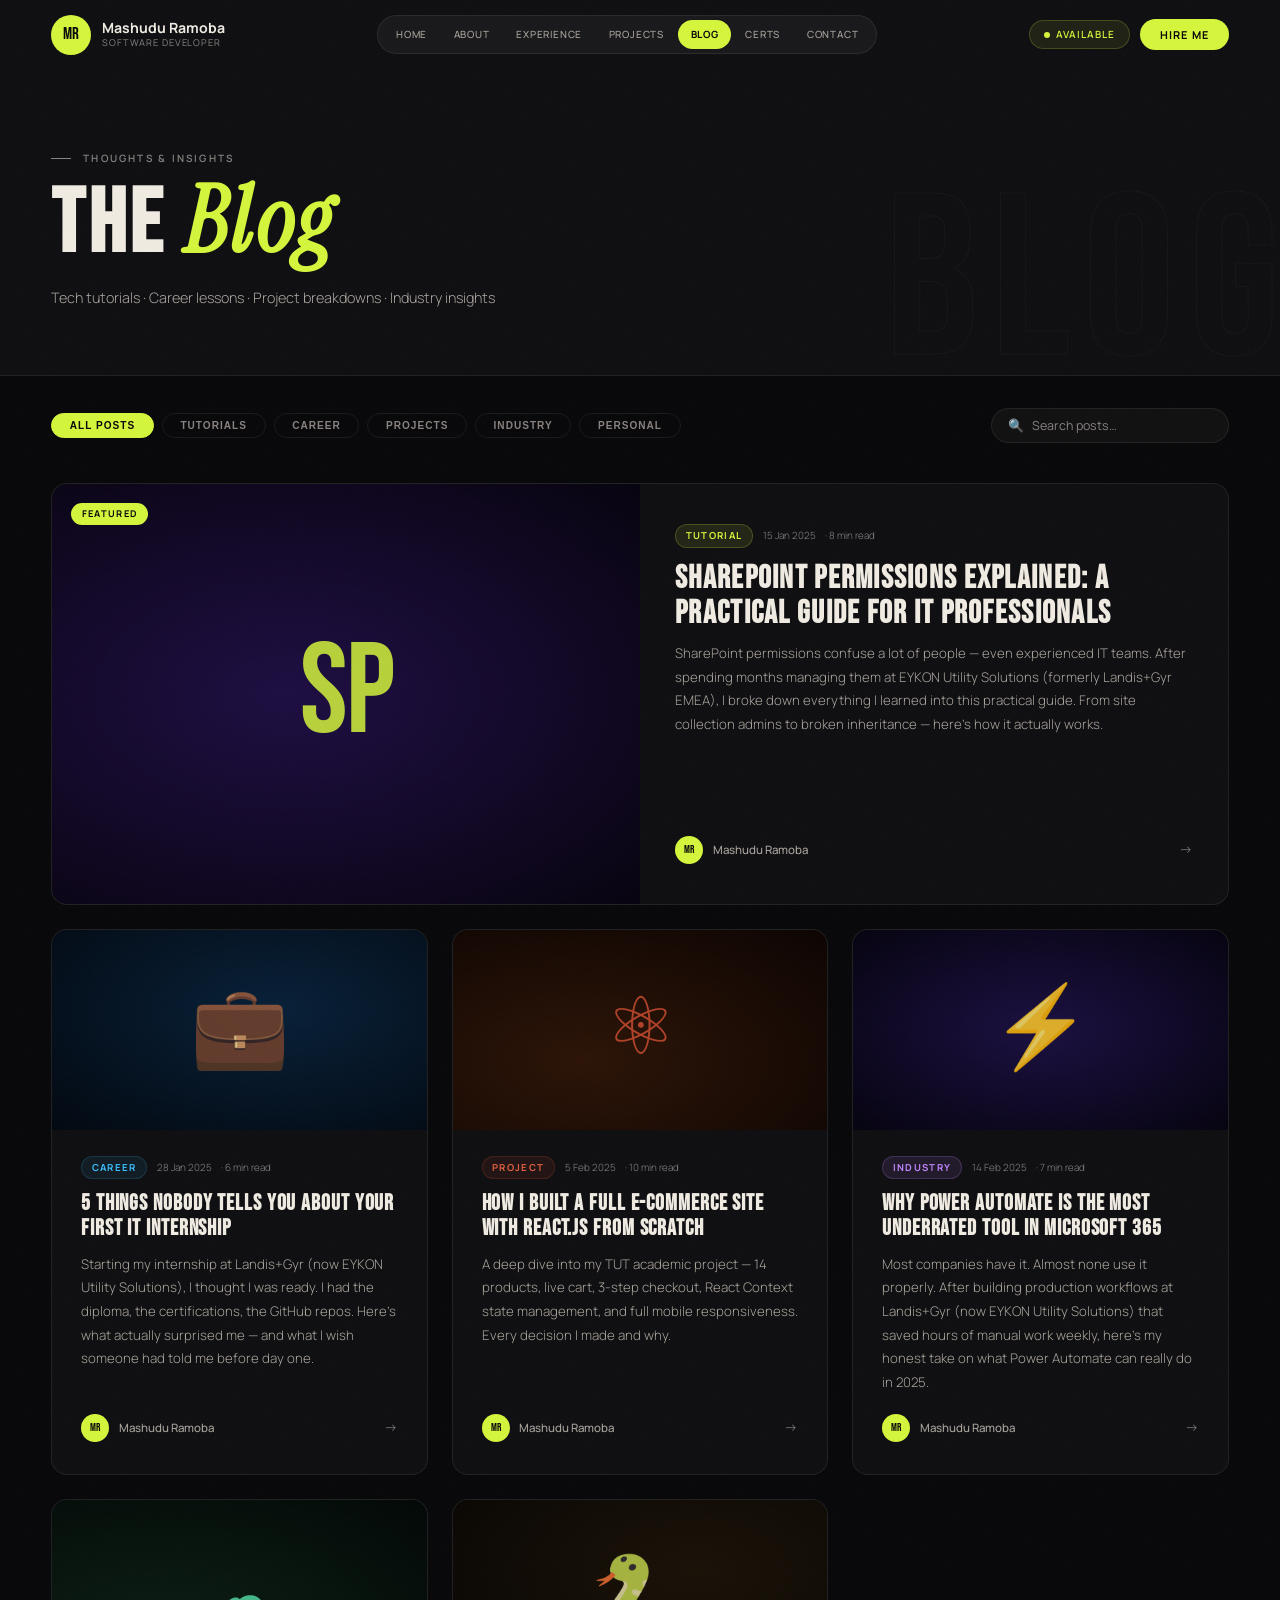
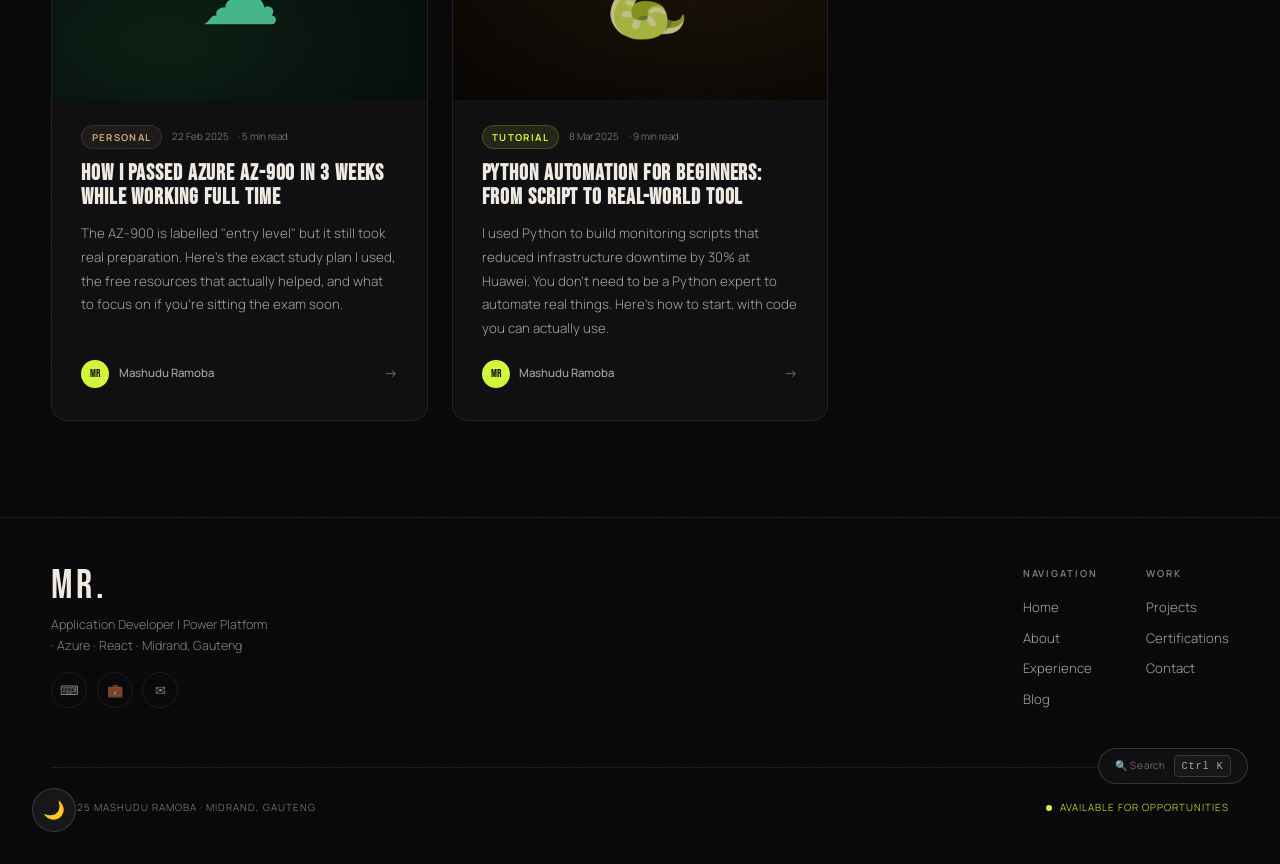
<file: blog.html>
<!DOCTYPE html>
<html lang="en">
<head>
<meta charset="UTF-8"/><meta name="viewport" content="width=device-width,initial-scale=1.0"/>
<title>Blog — Mashudu Ramoba</title>
<link rel="preconnect" href="https://fonts.googleapis.com"/>
<link href="https://fonts.googleapis.com/css2?family=Bebas+Neue&family=Instrument+Serif:ital@0;1&family=Manrope:wght@300;400;500;600;700&display=swap" rel="stylesheet"/>
<link rel="stylesheet" href="style.css"/>
<style>
.blog-filters{display:flex;align-items:center;gap:.5rem;flex-wrap:wrap;padding:2rem 4% 0}
.bf-btn{font-size:.63rem;font-weight:600;letter-spacing:.1em;text-transform:uppercase;padding:.4rem 1.1rem;border-radius:2rem;border:1px solid var(--border);background:transparent;color:var(--mist);cursor:pointer;transition:all .22s}
.bf-btn:hover{border-color:var(--border2);color:var(--paper)}
.bf-btn.on{background:var(--acid);color:var(--ink);border-color:var(--acid);font-weight:700}
.blog-search{display:flex;align-items:center;gap:.5rem;background:rgba(240,235,226,.04);border:1px solid var(--border);border-radius:2rem;padding:.4rem 1rem;margin-left:auto}
.blog-search input{background:transparent;border:none;color:var(--paper);font-family:var(--fb);font-size:.78rem;outline:none;width:180px}
.blog-search input::placeholder{color:var(--mist)}
.blog-grid{display:grid;grid-template-columns:repeat(auto-fill,minmax(340px,1fr));gap:1.5rem;padding:2.5rem 4% 6rem}
.post-card.featured{grid-column:1/-1;display:grid;grid-template-columns:1fr 1fr;min-height:420px}
.post-card{background:var(--ink2);border:1px solid var(--border);border-radius:1rem;overflow:hidden;transition:border-color .3s,transform .35s,box-shadow .3s;cursor:pointer;display:flex;flex-direction:column}
.post-card:hover{border-color:var(--border2);transform:translateY(-5px);box-shadow:0 16px 48px rgba(0,0,0,.4)}
.post-card.hidden{display:none}
.post-thumb{position:relative;overflow:hidden;display:flex;align-items:center;justify-content:center;flex-shrink:0}
.post-card:not(.featured) .post-thumb{height:200px}
.post-card.featured .post-thumb{height:100%;min-height:420px}
.post-thumb-bg{position:absolute;inset:0;transition:transform .6s cubic-bezier(.25,.46,.45,.94)}
.post-card:hover .post-thumb-bg{transform:scale(1.05)}
.post-glyph{position:relative;z-index:1;font-family:var(--fd);font-size:5rem;line-height:1;letter-spacing:-.02em;transition:transform .4s}
.post-card:hover .post-glyph{transform:scale(1.1)}
.post-thumb-overlay{position:absolute;inset:0;z-index:2;background:linear-gradient(to top,rgba(6,6,9,.9) 0%,transparent 60%);display:flex;flex-direction:column;justify-content:flex-end;padding:1.5rem;opacity:0;transition:opacity .3s}
.post-card:hover .post-thumb-overlay{opacity:1}
.post-read-btn{display:inline-flex;align-items:center;gap:.5rem;background:var(--acid);color:var(--ink);font-size:.63rem;letter-spacing:.12em;text-transform:uppercase;font-weight:700;padding:.42rem 1rem;border-radius:2rem;width:fit-content}
.featured-badge{position:absolute;top:1.2rem;left:1.2rem;z-index:3;background:var(--acid);color:var(--ink);font-size:.58rem;font-weight:700;letter-spacing:.14em;text-transform:uppercase;padding:.22rem .65rem;border-radius:1rem}
.post-body{padding:1.6rem 1.8rem 2rem;flex:1;display:flex;flex-direction:column}
.post-card.featured .post-body{padding:2.5rem 2.2rem;justify-content:center}
.post-meta{display:flex;align-items:center;gap:.6rem;margin-bottom:.8rem;flex-wrap:wrap}
.post-cat{font-size:.6rem;font-weight:700;letter-spacing:.14em;text-transform:uppercase;padding:.2rem .6rem;border-radius:1rem}
.cat-tutorial{background:rgba(212,245,60,.1);color:var(--acid);border:1px solid rgba(212,245,60,.2)}
.cat-career{background:rgba(59,191,252,.08);color:#3bbffc;border:1px solid rgba(59,191,252,.15)}
.cat-project{background:rgba(201,75,47,.1);color:#e06040;border:1px solid rgba(201,75,47,.2)}
.cat-industry{background:rgba(192,132,252,.1);color:#c084fc;border:1px solid rgba(192,132,252,.2)}
.cat-personal{background:rgba(200,169,110,.08);color:var(--gold);border:1px solid rgba(200,169,110,.15)}
.post-date,.post-read-time{font-size:.62rem;color:var(--mist)}
.post-title{font-family:var(--fd);font-size:1.4rem;letter-spacing:.04em;line-height:1.1;margin-bottom:.7rem;color:var(--paper)}
.post-card.featured .post-title{font-size:2rem}
.post-excerpt{font-size:.83rem;color:var(--mist2);line-height:1.78;flex:1;margin-bottom:1.2rem}
.post-footer{display:flex;align-items:center;justify-content:space-between;margin-top:auto}
.post-author{display:flex;align-items:center;gap:.6rem}
.post-avatar{width:28px;height:28px;border-radius:50%;background:var(--acid);color:var(--ink);display:flex;align-items:center;justify-content:center;font-family:var(--fd);font-size:.7rem;flex-shrink:0}
.post-author-name{font-size:.72rem;font-weight:500;color:var(--mist2)}
.post-arrow{font-size:.85rem;color:var(--mist);transition:color .2s,transform .2s}
.post-card:hover .post-arrow{color:var(--acid);transform:translateX(3px)}
@media(max-width:900px){.post-card.featured{grid-template-columns:1fr;grid-column:span 1}.post-card.featured .post-thumb{min-height:240px!important;height:240px!important}.blog-grid{grid-template-columns:1fr}}
</style>
</head>
<body>
<div id="scroll-progress"></div>
<div id="search-hint" style="position:fixed;bottom:5rem;right:2rem;z-index:600;display:flex;align-items:center;gap:.5rem;background:var(--ink2);border:1px solid var(--border2);border-radius:2rem;padding:.4rem 1rem;font-size:.62rem;color:var(--mist);letter-spacing:.08em;cursor:pointer;transition:all .2s;animation:hintPop .5s 2s both cubic-bezier(.22,1,.36,1)" onclick="openSearch()"><span>🔍 Search</span><kbd style="background:var(--ink3);border:1px solid var(--border2);border-radius:.3rem;padding:.1rem .4rem;font-family:monospace;font-size:.65rem;color:var(--mist2)">Ctrl K</kbd></div>
<nav id="nav">
  <a href="index.html" class="nl"><div class="nl-badge">MR</div><div class="nl-text"><span class="nl-name">Mashudu Ramoba</span><span class="nl-role">Software Developer</span></div></a>
  <div class="nl-links">
    <a href="index.html">Home</a><a href="about.html">About</a><a href="experience.html">Experience</a>
    <a href="projects.html">Projects</a><a href="blog.html">Blog</a>
    <a href="certifications.html">Certs</a><a href="contact.html">Contact</a>
  </div>
  <div class="nl-r">
    <div class="nl-avail"><span class="pdot"></span>Available</div>
    <button class="nl-hire" onclick="location.href='contact.html'">Hire Me</button>
    <button class="nl-ham" id="ham"><span></span><span></span><span></span></button>
  </div>
</nav>
<div id="drawer">
  <a href="index.html" onclick="closeDrawer()">Home</a>
  <a href="about.html" onclick="closeDrawer()">About</a>
  <a href="experience.html" onclick="closeDrawer()">Experience</a>
  <a href="projects.html" onclick="closeDrawer()">Projects</a>
  <a href="blog.html" onclick="closeDrawer()">Blog</a>
  <a href="certifications.html" onclick="closeDrawer()">Certifications</a>
  <a href="contact.html" onclick="closeDrawer()">Contact</a>
</div>

<div class="pg-header" data-title="BLOG">
  <p class="pg-kicker">Thoughts &amp; Insights</p>
  <h1 class="pg-title">The <em>Blog</em></h1>
  <p class="pg-sub">Tech tutorials · Career lessons · Project breakdowns · Industry insights</p>
</div>

<div class="blog-filters rv">
  <button class="bf-btn on" onclick="filterBlog('all',this)">All Posts</button>
  <button class="bf-btn" onclick="filterBlog('tutorial',this)">Tutorials</button>
  <button class="bf-btn" onclick="filterBlog('career',this)">Career</button>
  <button class="bf-btn" onclick="filterBlog('project',this)">Projects</button>
  <button class="bf-btn" onclick="filterBlog('industry',this)">Industry</button>
  <button class="bf-btn" onclick="filterBlog('personal',this)">Personal</button>
  <div class="blog-search">
    <span style="color:var(--mist);font-size:.8rem">🔍</span>
    <input type="text" placeholder="Search posts…" oninput="searchBlog(this.value)" id="blog-search"/>
  </div>
</div>

<div class="blog-grid" id="blog-grid">

  <!-- POST 1 — Featured, Tutorial -->
  <article class="post-card featured rv" data-cat="tutorial" onclick="location.href='post-sharepoint-guide.html'">
    <div class="post-thumb">
      <div class="post-thumb-bg" style="background:radial-gradient(ellipse at 40% 50%,#1e0e42,#07030f)"></div>
      <div class="post-glyph" style="color:rgba(212,245,60,.85);font-size:8rem">SP</div>
      <div class="post-thumb-overlay"><span class="post-read-btn">Read Article ↗</span></div>
      <span class="featured-badge">Featured</span>
    </div>
    <div class="post-body">
      <div class="post-meta"><span class="post-cat cat-tutorial">Tutorial</span><span class="post-date">15 Jan 2025</span><span class="post-read-time">· 8 min read</span></div>
      <h2 class="post-title">SharePoint Permissions Explained: A Practical Guide for IT Professionals</h2>
      <p class="post-excerpt">SharePoint permissions confuse a lot of people — even experienced IT teams. After spending months managing them at EYKON Utility Solutions (formerly Landis+Gyr EMEA), I broke down everything I learned into this practical guide. From site collection admins to broken inheritance — here's how it actually works.</p>
      <div class="post-footer">
        <div class="post-author"><div class="post-avatar">MR</div><span class="post-author-name">Mashudu Ramoba</span></div>
        <span class="post-arrow">→</span>
      </div>
    </div>
  </article>

  <!-- POST 2 — Career -->
  <article class="post-card rv d1" data-cat="career" onclick="location.href='post-it-intern-lessons.html'">
    <div class="post-thumb">
      <div class="post-thumb-bg" style="background:radial-gradient(ellipse at 60% 40%,#082038,#020810)"></div>
      <div class="post-glyph" style="color:rgba(59,191,252,.8)">💼</div>
      <div class="post-thumb-overlay"><span class="post-read-btn">Read Article ↗</span></div>
    </div>
    <div class="post-body">
      <div class="post-meta"><span class="post-cat cat-career">Career</span><span class="post-date">28 Jan 2025</span><span class="post-read-time">· 6 min read</span></div>
      <h2 class="post-title">5 Things Nobody Tells You About Your First IT Internship</h2>
      <p class="post-excerpt">Starting my internship at Landis+Gyr (now EYKON Utility Solutions), I thought I was ready. I had the diploma, the certifications, the GitHub repos. Here's what actually surprised me — and what I wish someone had told me before day one.</p>
      <div class="post-footer">
        <div class="post-author"><div class="post-avatar">MR</div><span class="post-author-name">Mashudu Ramoba</span></div>
        <span class="post-arrow">→</span>
      </div>
    </div>
  </article>

  <!-- POST 3 — Project -->
  <article class="post-card rv d2" data-cat="project" onclick="location.href='post-ecommerce-breakdown.html'">
    <div class="post-thumb">
      <div class="post-thumb-bg" style="background:radial-gradient(ellipse at 35% 65%,#2c1407,#0c0402)"></div>
      <div class="post-glyph" style="color:rgba(201,75,47,.85)">⚛</div>
      <div class="post-thumb-overlay"><span class="post-read-btn">Read Article ↗</span></div>
    </div>
    <div class="post-body">
      <div class="post-meta"><span class="post-cat cat-project">Project</span><span class="post-date">5 Feb 2025</span><span class="post-read-time">· 10 min read</span></div>
      <h2 class="post-title">How I Built a Full E-Commerce Site with React.js From Scratch</h2>
      <p class="post-excerpt">A deep dive into my TUT academic project — 14 products, live cart, 3-step checkout, React Context state management, and full mobile responsiveness. Every decision I made and why.</p>
      <div class="post-footer">
        <div class="post-author"><div class="post-avatar">MR</div><span class="post-author-name">Mashudu Ramoba</span></div>
        <span class="post-arrow">→</span>
      </div>
    </div>
  </article>

  <!-- POST 4 — Industry -->
  <article class="post-card rv d1" data-cat="industry" onclick="location.href='post-power-automate-2025.html'">
    <div class="post-thumb">
      <div class="post-thumb-bg" style="background:radial-gradient(ellipse at 50% 50%,#1a1040,#060310)"></div>
      <div class="post-glyph" style="color:rgba(192,132,252,.85)">⚡</div>
      <div class="post-thumb-overlay"><span class="post-read-btn">Read Article ↗</span></div>
    </div>
    <div class="post-body">
      <div class="post-meta"><span class="post-cat cat-industry">Industry</span><span class="post-date">14 Feb 2025</span><span class="post-read-time">· 7 min read</span></div>
      <h2 class="post-title">Why Power Automate is the Most Underrated Tool in Microsoft 365</h2>
      <p class="post-excerpt">Most companies have it. Almost none use it properly. After building production workflows at Landis+Gyr (now EYKON Utility Solutions) that saved hours of manual work weekly, here's my honest take on what Power Automate can really do in 2025.</p>
      <div class="post-footer">
        <div class="post-author"><div class="post-avatar">MR</div><span class="post-author-name">Mashudu Ramoba</span></div>
        <span class="post-arrow">→</span>
      </div>
    </div>
  </article>

  <!-- POST 5 — Personal -->
  <article class="post-card rv d2" data-cat="personal" onclick="location.href='post-az900-journey.html'">
    <div class="post-thumb">
      <div class="post-thumb-bg" style="background:radial-gradient(ellipse at 30% 70%,#0c1e14,#020806)"></div>
      <div class="post-glyph" style="color:rgba(80,210,160,.85)">☁</div>
      <div class="post-thumb-overlay"><span class="post-read-btn">Read Article ↗</span></div>
    </div>
    <div class="post-body">
      <div class="post-meta"><span class="post-cat cat-personal">Personal</span><span class="post-date">22 Feb 2025</span><span class="post-read-time">· 5 min read</span></div>
      <h2 class="post-title">How I Passed Azure AZ-900 in 3 Weeks While Working Full Time</h2>
      <p class="post-excerpt">The AZ-900 is labelled "entry level" but it still took real preparation. Here's the exact study plan I used, the free resources that actually helped, and what to focus on if you're sitting the exam soon.</p>
      <div class="post-footer">
        <div class="post-author"><div class="post-avatar">MR</div><span class="post-author-name">Mashudu Ramoba</span></div>
        <span class="post-arrow">→</span>
      </div>
    </div>
  </article>

  <!-- POST 6 — Tutorial -->
  <article class="post-card rv d3" data-cat="tutorial" onclick="location.href='post-python-automation.html'">
    <div class="post-thumb">
      <div class="post-thumb-bg" style="background:radial-gradient(ellipse at 65% 35%,#1a1208,#060402)"></div>
      <div class="post-glyph" style="color:rgba(255,180,60,.85)">🐍</div>
      <div class="post-thumb-overlay"><span class="post-read-btn">Read Article ↗</span></div>
    </div>
    <div class="post-body">
      <div class="post-meta"><span class="post-cat cat-tutorial">Tutorial</span><span class="post-date">8 Mar 2025</span><span class="post-read-time">· 9 min read</span></div>
      <h2 class="post-title">Python Automation for Beginners: From Script to Real-World Tool</h2>
      <p class="post-excerpt">I used Python to build monitoring scripts that reduced infrastructure downtime by 30% at Huawei. You don't need to be a Python expert to automate real things. Here's how to start, with code you can actually use.</p>
      <div class="post-footer">
        <div class="post-author"><div class="post-avatar">MR</div><span class="post-author-name">Mashudu Ramoba</span></div>
        <span class="post-arrow">→</span>
      </div>
    </div>
  </article>

</div>

<footer>
  <div class="ft-top">
    <div class="ft-brand"><div class="ft-logo">MR.</div><p class="ft-tagline">Application Developer | Power Platform · Azure · React · Midrand, Gauteng</p>
      <div class="ft-social"><a href="https://github.com/MashuduRamoba" target="_blank" class="ft-soc">⌨</a><a href="https://www.linkedin.com/in/mashudu-ramoba-b692972a3" target="_blank" class="ft-soc">💼</a><a href="mailto:mashuduramoba365@gmail.com" class="ft-soc">✉</a></div>
    </div>
    <div class="ft-links">
      <div class="ft-nav-group"><h4>Navigation</h4><a href="index.html">Home</a><a href="about.html">About</a><a href="experience.html">Experience</a><a href="blog.html">Blog</a></div>
      <div class="ft-nav-group"><h4>Work</h4><a href="projects.html">Projects</a><a href="certifications.html">Certifications</a><a href="contact.html">Contact</a></div>
    </div>
  </div>
  <div class="ft-bottom"><span class="ft-copy">© 2025 Mashudu Ramoba · Midrand, Gauteng</span><span class="ft-status"><span class="pdot"></span>Available for opportunities</span></div>
</footer>

<button id="btt" onclick="window.scrollTo({top:0,behavior:'smooth'})">↑</button>
<button id="theme-btn" onclick="toggleTheme()">🌙</button>
<script src="main.js"></script>
<script>
function filterBlog(cat, btn) {
  document.querySelectorAll('.bf-btn').forEach(b => b.classList.remove('on'));
  btn.classList.add('on');
  document.querySelectorAll('.post-card').forEach(c => {
    c.classList.toggle('hidden', cat !== 'all' && c.dataset.cat !== cat);
  });
  document.getElementById('blog-search').value = '';
}
function searchBlog(q) {
  const term = q.toLowerCase();
  document.querySelectorAll('.post-card').forEach(c => {
    c.classList.toggle('hidden', term.length > 0 && !c.innerText.toLowerCase().includes(term));
  });
  if (!term) document.querySelector('.bf-btn').classList.add('on');
}
</script>
</body></html>
</file>
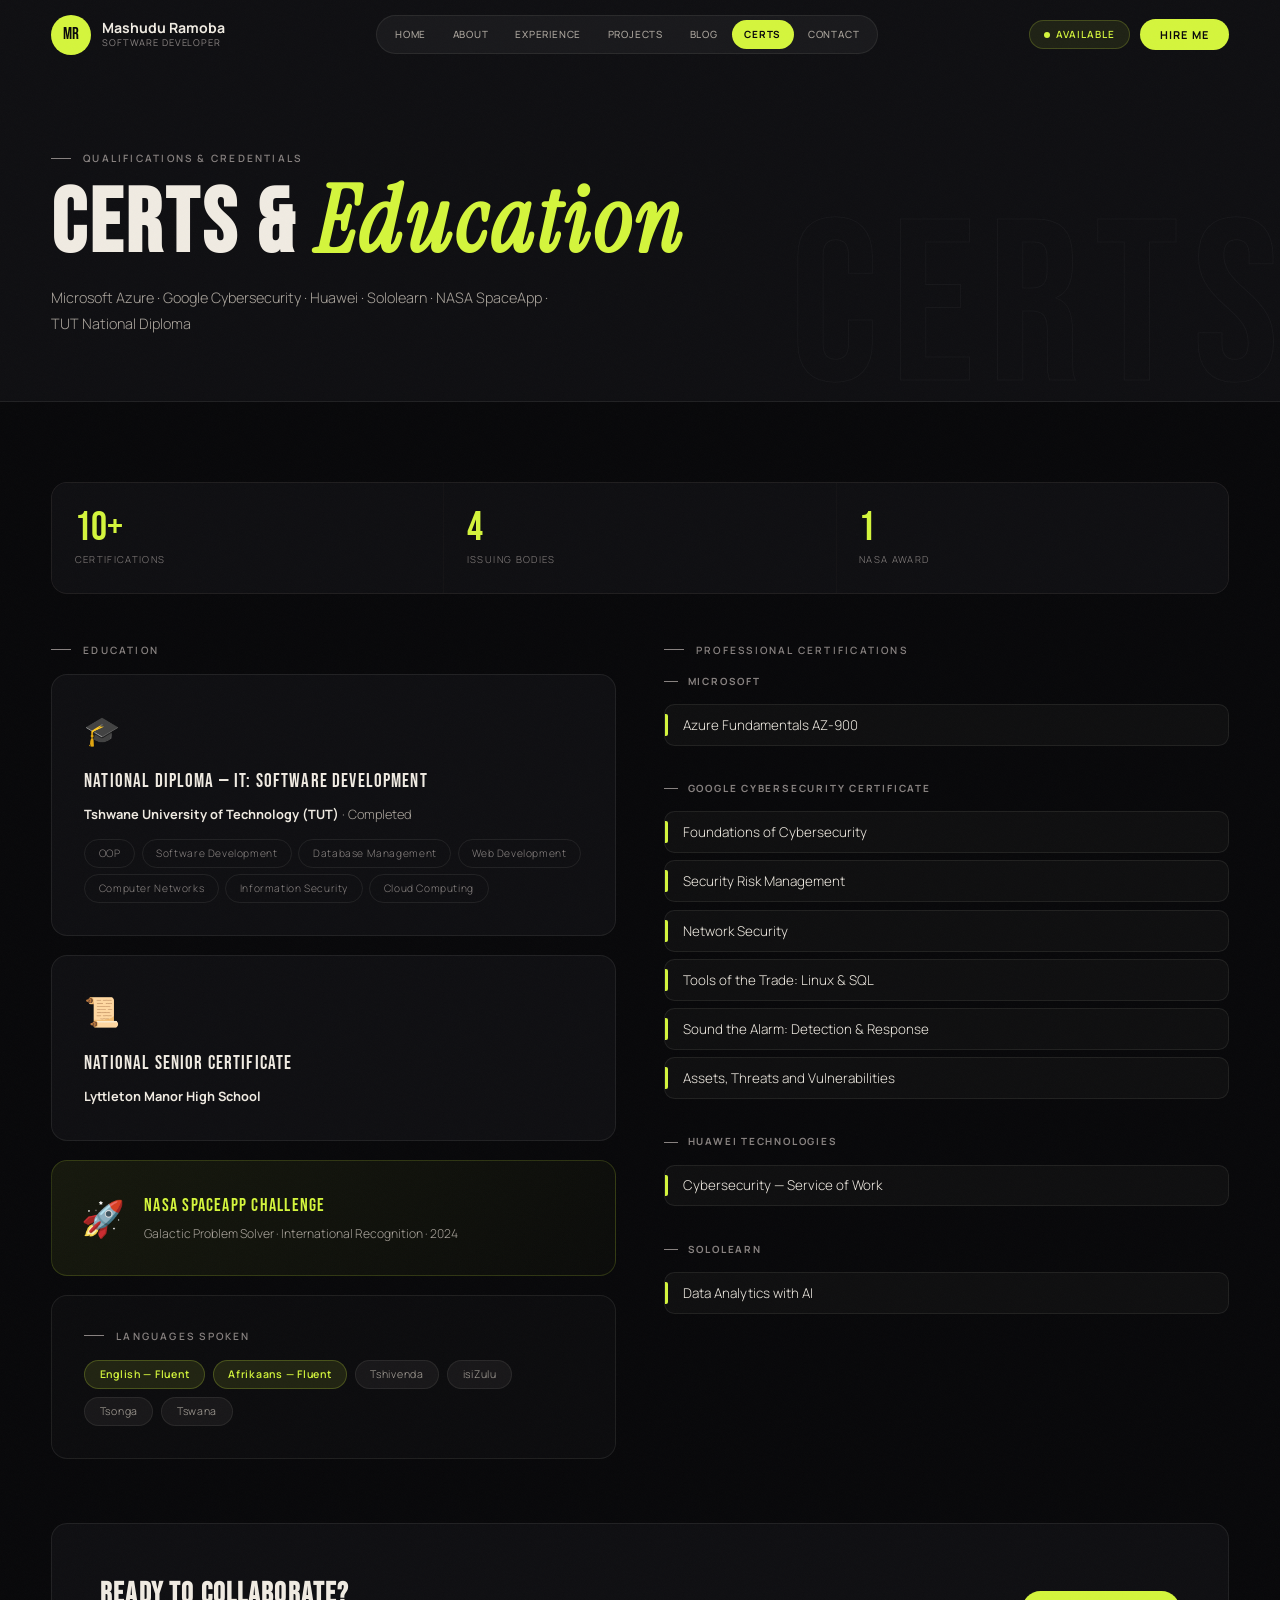
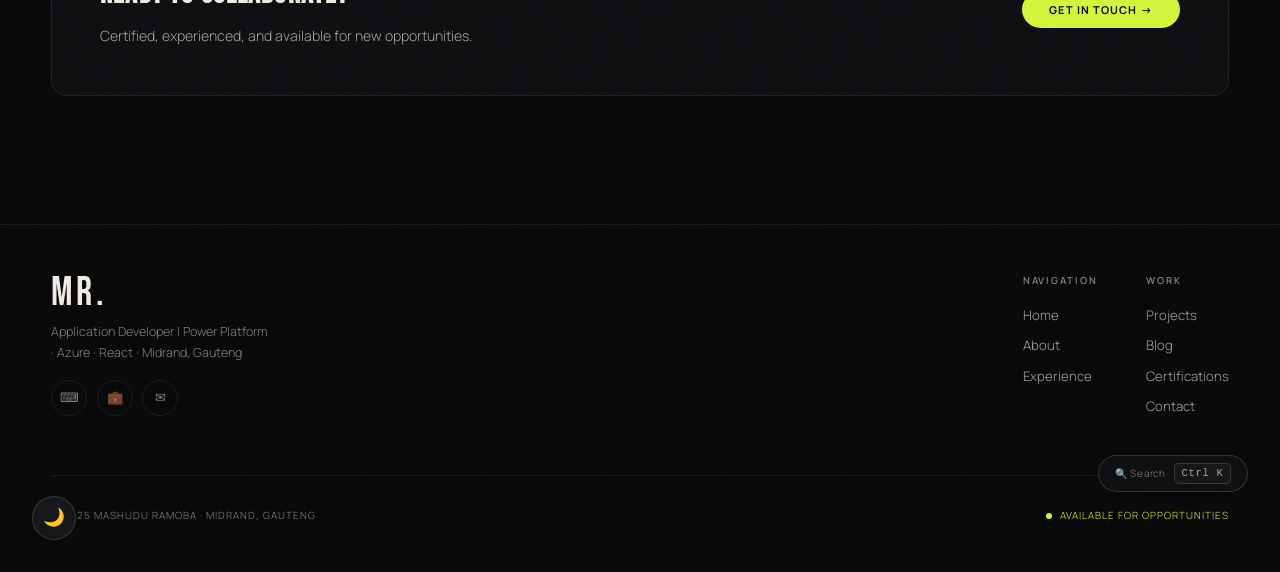
<file: certifications.html>
<!DOCTYPE html>
<html lang="en">
<head>
<meta charset="UTF-8"/><meta name="viewport" content="width=device-width,initial-scale=1.0"/>
<title>Certifications — Mashudu Ramoba</title>
<link rel="preconnect" href="https://fonts.googleapis.com"/>
<link href="https://fonts.googleapis.com/css2?family=Bebas+Neue&family=Instrument+Serif:ital@0;1&family=Manrope:wght@300;400;500;600;700&display=swap" rel="stylesheet"/>
<link rel="stylesheet" href="style.css"/>
<style>
.certs-layout{display:grid;grid-template-columns:1fr 1fr;gap:3rem;margin-top:1rem}
.edu-card{background:var(--ink2);border:1px solid var(--border);border-radius:1rem;padding:2rem;margin-bottom:1.2rem;transition:border-color .2s,transform .2s}
.edu-card:hover{border-color:var(--border2);transform:translateY(-3px)}
.edu-icon{font-size:1.8rem;margin-bottom:.9rem}
.edu-title{font-family:var(--fd);font-size:1.2rem;letter-spacing:.06em;margin-bottom:.4rem}
.edu-sub{font-size:.8rem;color:var(--mist2);line-height:1.7}
.edu-sub strong{color:var(--paper)}
.edu-courses{display:flex;flex-wrap:wrap;gap:.4rem;margin-top:.8rem}

.nasa-card{background:linear-gradient(135deg,rgba(212,245,60,.07),rgba(212,245,60,.02));border:1px solid rgba(212,245,60,.16);border-radius:1rem;padding:1.8rem;display:flex;align-items:center;gap:1.2rem;margin-bottom:1.2rem;transition:border-color .2s}
.nasa-card:hover{border-color:rgba(212,245,60,.32)}
.nasa-icon{font-size:2.2rem;flex-shrink:0}
.nasa-title{font-family:var(--fd);font-size:1.1rem;letter-spacing:.07em;color:var(--acid);margin-bottom:.25rem}
.nasa-sub{font-size:.76rem;color:var(--mist2)}

.cert-grp{margin-bottom:2.2rem}
.cert-iss{font-size:.62rem;letter-spacing:.18em;text-transform:uppercase;color:var(--mist);font-weight:700;margin-bottom:.9rem;display:flex;align-items:center;gap:.6rem}
.cert-iss::before{content:'';width:14px;height:1px;background:var(--mist);display:block;flex-shrink:0}
.cert-items{display:flex;flex-direction:column;gap:.45rem}
.cert-name{font-size:.84rem;color:var(--paper);line-height:1.5;padding:.62rem .9rem .62rem 1.1rem;background:rgba(240,235,226,.03);border:1px solid var(--border);border-radius:.65rem;position:relative;transition:background .2s,border-color .2s}
.cert-name:hover{background:rgba(240,235,226,.06);border-color:var(--border2)}
.cert-name::before{content:'';position:absolute;left:0;top:50%;transform:translateY(-50%);width:3px;height:55%;background:var(--acid);border-radius:0 2px 2px 0}

.lang-block{padding:2rem;background:rgba(240,235,226,.02);border:1px solid var(--border);border-radius:1rem;margin-top:1rem}
.lang-chips{display:flex;flex-wrap:wrap;gap:.5rem;margin-top:1rem}
.lc-f{background:rgba(212,245,60,.1);color:var(--acid);border:1px solid rgba(212,245,60,.22);font-size:.66rem;padding:.32rem .9rem;border-radius:2rem;font-weight:600;letter-spacing:.07em}
.lc-c{background:rgba(240,235,226,.05);color:var(--mist2);border:1px solid var(--border);font-size:.66rem;padding:.32rem .9rem;border-radius:2rem;letter-spacing:.07em}

.cert-count-row{display:grid;grid-template-columns:repeat(3,1fr);gap:1px;background:rgba(240,235,226,.05);border:1px solid rgba(240,235,226,.05);border-radius:1rem;overflow:hidden;margin-bottom:3rem}
.cc-bl{background:var(--ink2);padding:1.6rem 1.4rem}
.cc-n{font-family:var(--fd);font-size:2.5rem;color:var(--acid);line-height:1;margin-bottom:.2rem}
.cc-l{font-size:.6rem;letter-spacing:.14em;text-transform:uppercase;color:var(--mist)}

@media(max-width:860px){.certs-layout{grid-template-columns:1fr}.cert-count-row{grid-template-columns:1fr 1fr}}
</style>
</head>
<body>
<div id="scroll-progress"></div>
<div id="search-hint" style="position:fixed;bottom:5rem;right:2rem;z-index:600;display:flex;align-items:center;gap:.5rem;background:var(--ink2);border:1px solid var(--border2);border-radius:2rem;padding:.4rem 1rem;font-size:.62rem;color:var(--mist);letter-spacing:.08em;cursor:pointer;transition:all .2s;animation:hintPop .5s 2s both cubic-bezier(.22,1,.36,1)" onclick="openSearch()"><span>🔍 Search</span><kbd style="background:var(--ink3);border:1px solid var(--border2);border-radius:.3rem;padding:.1rem .4rem;font-family:monospace;font-size:.65rem;color:var(--mist2)">Ctrl K</kbd></div>
<nav id="nav">
  <a href="index.html" class="nl"><div class="nl-badge">MR</div><div class="nl-text"><span class="nl-name">Mashudu Ramoba</span><span class="nl-role">Software Developer</span></div></a>
  <div class="nl-links"><a href="index.html">Home</a><a href="about.html">About</a><a href="experience.html">Experience</a><a href="projects.html">Projects</a><a href="blog.html">Blog</a><a href="certifications.html">Certs</a><a href="contact.html">Contact</a></div>
  <div class="nl-r"><div class="nl-avail"><span class="pdot"></span>Available</div><button class="nl-hire" onclick="location.href='contact.html'">Hire Me</button><button class="nl-ham" id="ham"><span></span><span></span><span></span></button></div>
</nav>
<div id="drawer"><a href="index.html" onclick="closeDrawer()">Home</a><a href="about.html" onclick="closeDrawer()">About</a><a href="experience.html" onclick="closeDrawer()">Experience</a><a href="projects.html" onclick="closeDrawer()">Projects</a><a href="blog.html" onclick="closeDrawer()">Blog</a><a href="certifications.html" onclick="closeDrawer()">Certifications</a><a href="contact.html" onclick="closeDrawer()">Contact</a></div>

<div class="pg-header" data-title="CERTS">
  <p class="pg-kicker">Qualifications & Credentials</p>
  <h1 class="pg-title">Certs &amp; <em>Education</em></h1>
  <p class="pg-sub">Microsoft Azure · Google Cybersecurity · Huawei · Sololearn · NASA SpaceApp · TUT National Diploma</p>
</div>

<main class="main">
  <!-- Count row -->
  <div class="cert-count-row rv">
    <div class="cc-bl"><div class="cc-n">10+</div><div class="cc-l">Certifications</div></div>
    <div class="cc-bl"><div class="cc-n">4</div><div class="cc-l">Issuing Bodies</div></div>
    <div class="cc-bl"><div class="cc-n">1</div><div class="cc-l">NASA Award</div></div>
  </div>

  <div class="certs-layout">
    <!-- Left: Education & Special -->
    <div>
      <div class="rv">
        <p class="kicker">Education</p>
      </div>
      <div class="edu-card rv d1">
        <div class="edu-icon">🎓</div>
        <div class="edu-title">National Diploma — IT: Software Development</div>
        <div class="edu-sub"><strong>Tshwane University of Technology (TUT)</strong> · Completed<br/>
          <div class="edu-courses" style="margin-top:.8rem">
            <span class="chip">OOP</span><span class="chip">Software Development</span><span class="chip">Database Management</span><span class="chip">Web Development</span><span class="chip">Computer Networks</span><span class="chip">Information Security</span><span class="chip">Cloud Computing</span>
          </div>
        </div>
      </div>
      <div class="edu-card rv d2">
        <div class="edu-icon">📜</div>
        <div class="edu-title">National Senior Certificate</div>
        <div class="edu-sub"><strong>Lyttleton Manor High School</strong></div>
      </div>
      <div class="nasa-card rv d3">
        <span class="nasa-icon">🚀</span>
        <div>
          <div class="nasa-title">NASA SpaceApp Challenge</div>
          <div class="nasa-sub">Galactic Problem Solver · International Recognition · 2024</div>
        </div>
      </div>
      <div class="lang-block rv d4">
        <p class="kicker" style="margin-bottom:.8rem">Languages Spoken</p>
        <div class="lang-chips">
          <span class="lc-f">English — Fluent</span>
          <span class="lc-f">Afrikaans — Fluent</span>
          <span class="lc-c">Tshivenda</span>
          <span class="lc-c">isiZulu</span>
          <span class="lc-c">Tsonga</span>
          <span class="lc-c">Tswana</span>
        </div>
      </div>
    </div>

    <!-- Right: Certs -->
    <div>
      <div class="rv"><p class="kicker">Professional Certifications</p></div>
      <div class="cert-grp rv d1">
        <div class="cert-iss">Microsoft</div>
        <div class="cert-items">
          <div class="cert-name">Azure Fundamentals AZ-900</div>
        </div>
      </div>
      <div class="cert-grp rv d2">
        <div class="cert-iss">Google Cybersecurity Certificate</div>
        <div class="cert-items">
          <div class="cert-name">Foundations of Cybersecurity</div>
          <div class="cert-name">Security Risk Management</div>
          <div class="cert-name">Network Security</div>
          <div class="cert-name">Tools of the Trade: Linux &amp; SQL</div>
          <div class="cert-name">Sound the Alarm: Detection &amp; Response</div>
          <div class="cert-name">Assets, Threats and Vulnerabilities</div>
        </div>
      </div>
      <div class="cert-grp rv d3">
        <div class="cert-iss">Huawei Technologies</div>
        <div class="cert-items">
          <div class="cert-name">Cybersecurity — Service of Work</div>
        </div>
      </div>
      <div class="cert-grp rv d4">
        <div class="cert-iss">Sololearn</div>
        <div class="cert-items">
          <div class="cert-name">Data Analytics with AI</div>
        </div>
      </div>
    </div>
  </div>

  <!-- CTA -->
  <div style="margin-top:4rem;padding:3rem;background:var(--ink2);border:1px solid var(--border);border-radius:1rem;display:flex;justify-content:space-between;align-items:center;flex-wrap:wrap;gap:2rem" class="rv">
    <div>
      <h3 style="font-family:var(--fd);font-size:1.8rem;letter-spacing:.04em;margin-bottom:.4rem">Ready to collaborate?</h3>
      <p style="font-size:.88rem;color:var(--mist2)">Certified, experienced, and available for new opportunities.</p>
    </div>
    <button class="btn-acid" onclick="location.href='contact.html'">Get In Touch →</button>
  </div>
</main>

<footer>
  <div class="ft-top"><div class="ft-brand"><div class="ft-logo">MR.</div><p class="ft-tagline">Application Developer | Power Platform · Azure · React · Midrand, Gauteng</p><div class="ft-social"><a href="https://github.com/MashuduRamoba" target="_blank" class="ft-soc">⌨</a><a href="https://www.linkedin.com/in/mashudu-ramoba-b692972a3" target="_blank" class="ft-soc">💼</a><a href="mailto:mashuduramoba365@gmail.com" class="ft-soc">✉</a></div></div><div class="ft-links"><div class="ft-nav-group"><h4>Navigation</h4><a href="index.html">Home</a><a href="about.html">About</a><a href="experience.html">Experience</a></div><div class="ft-nav-group"><h4>Work</h4><a href="projects.html">Projects</a><a href="blog.html">Blog</a><a href="certifications.html">Certifications</a><a href="contact.html">Contact</a></div></div></div>
  <div class="ft-bottom"><span class="ft-copy">© 2025 Mashudu Ramoba · Midrand, Gauteng</span><span class="ft-status"><span class="pdot"></span>Available for opportunities</span></div>
</footer>
<button id="btt" onclick="window.scrollTo({top:0,behavior:'smooth'})">↑</button>
<button id="theme-btn" onclick="toggleTheme()">🌙</button>
<script src="main.js"></script>
</body></html>
</file>
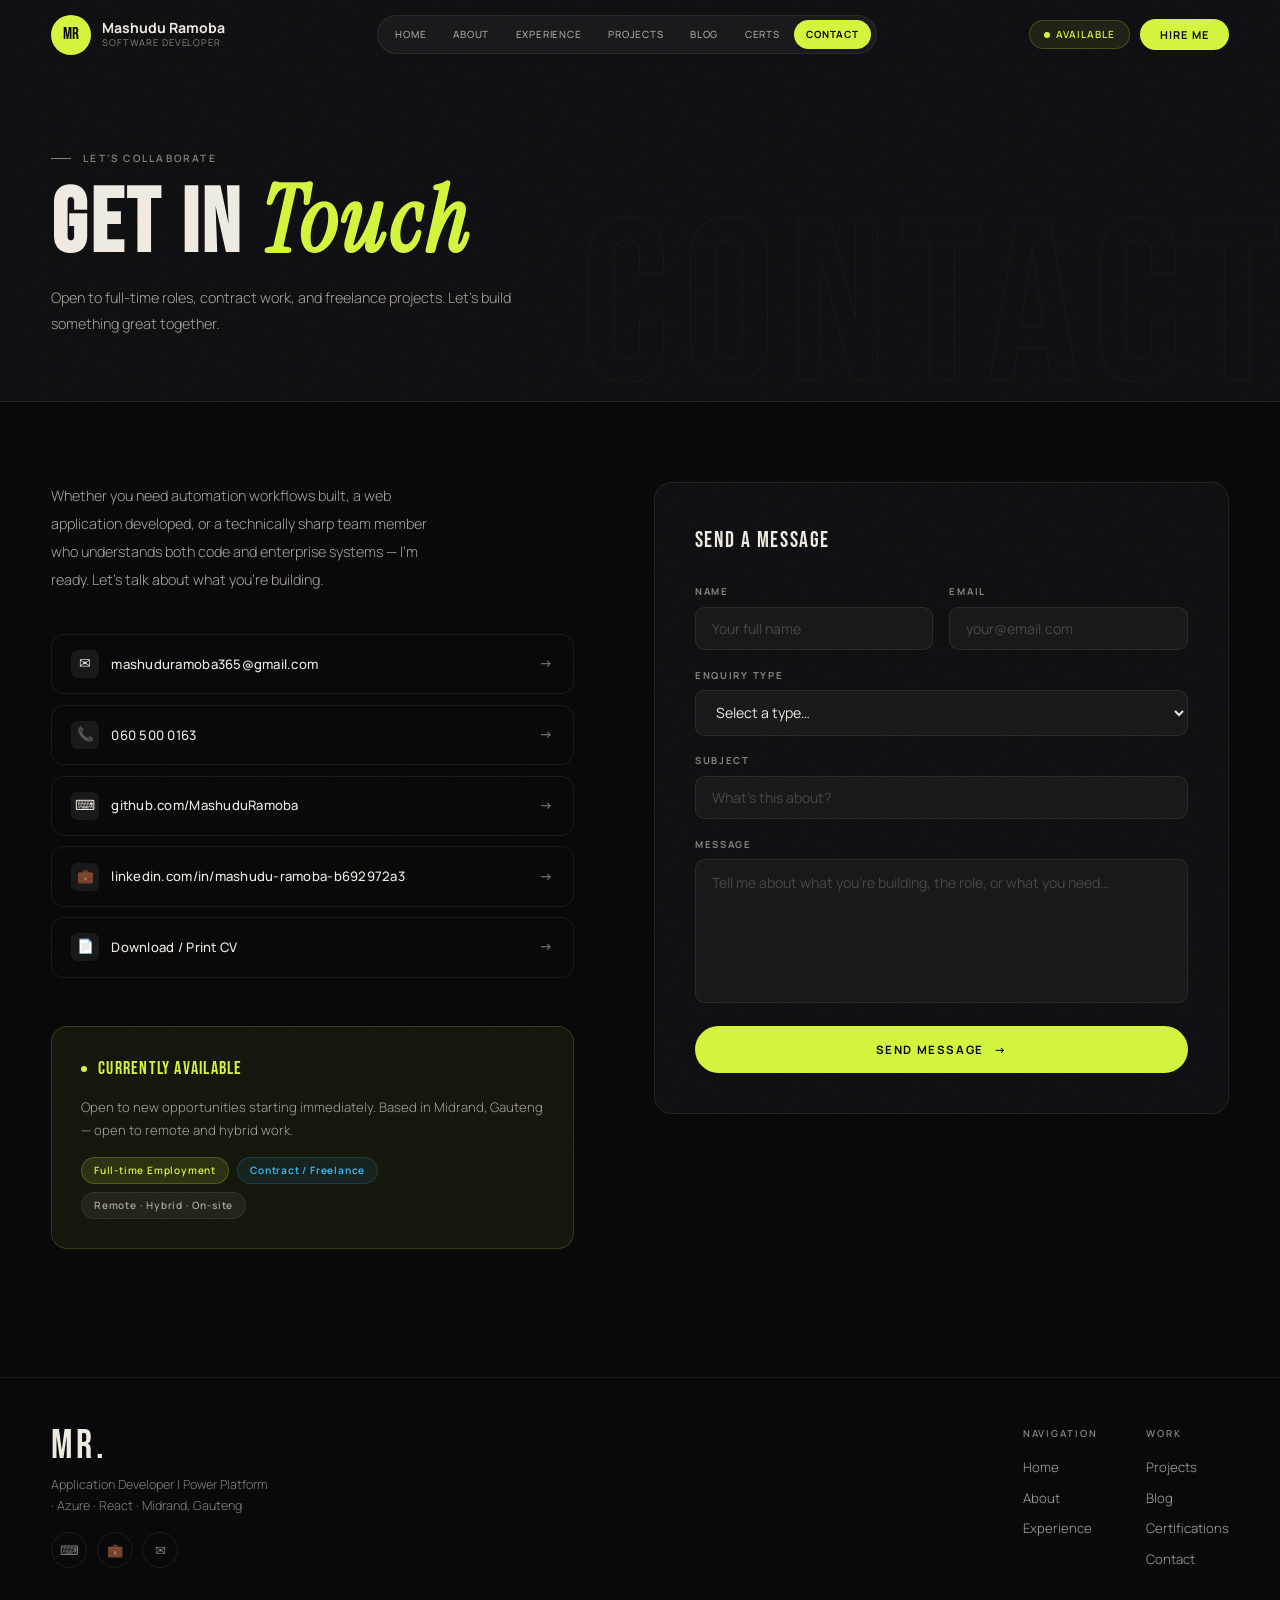
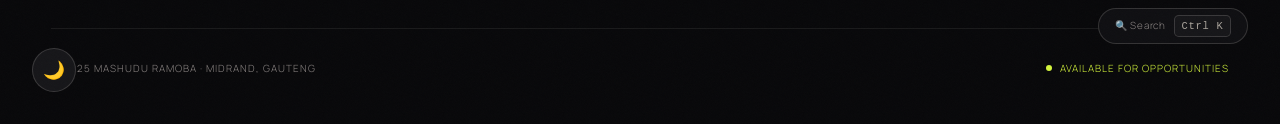
<file: contact.html>
<!DOCTYPE html>
<html lang="en">
<head>
<meta charset="UTF-8"/><meta name="viewport" content="width=device-width,initial-scale=1.0"/>
<title>Contact — Mashudu Ramoba</title>
<link rel="preconnect" href="https://fonts.googleapis.com"/>
<link href="https://fonts.googleapis.com/css2?family=Bebas+Neue&family=Instrument+Serif:ital@0;1&family=Manrope:wght@300;400;500;600;700&display=swap" rel="stylesheet"/>
<link rel="stylesheet" href="style.css"/>
<style>
.contact-g{display:grid;grid-template-columns:1fr 1.1fr;gap:5rem;align-items:start}

.ct-desc{font-size:.9rem;color:var(--mist2);line-height:1.95;margin-bottom:2.5rem;max-width:400px}
.ct-links{display:flex;flex-direction:column;gap:.65rem;margin-bottom:3rem}
.clink{display:flex;align-items:center;justify-content:space-between;padding:.95rem 1.2rem;border:1px solid var(--border);border-radius:.8rem;font-size:.82rem;font-weight:500;transition:all .22s;letter-spacing:.02em;color:var(--paper)}
.clink:hover{background:rgba(240,235,226,.05);border-color:var(--border2);transform:translateX(4px)}
.clink-l{display:flex;align-items:center;gap:.75rem}
.clink-ic{width:28px;height:28px;border-radius:.4rem;background:rgba(240,235,226,.07);display:flex;align-items:center;justify-content:center;font-size:.85rem;flex-shrink:0}
.cl-arr{font-size:.85rem;transition:transform .2s;color:var(--mist)}
.clink:hover .cl-arr{transform:translateX(3px);color:var(--acid)}

.avail-card{background:rgba(212,245,60,.06);border:1px solid rgba(212,245,60,.16);border-radius:1rem;padding:1.8rem;margin-top:2rem}
.avail-top{display:flex;align-items:center;gap:.7rem;margin-bottom:.8rem}
.avail-title{font-family:var(--fd);font-size:1.1rem;letter-spacing:.07em;color:var(--acid)}
.avail-desc{font-size:.82rem;color:var(--mist2);line-height:1.7}
.avail-types{display:flex;flex-wrap:wrap;gap:.5rem;margin-top:1rem}
.avail-tag{font-size:.63rem;padding:.28rem .75rem;border-radius:1rem;font-weight:600;letter-spacing:.08em}
.at1{background:rgba(212,245,60,.12);color:var(--acid);border:1px solid rgba(212,245,60,.22)}
.at2{background:rgba(59,191,252,.08);color:var(--sky);border:1px solid rgba(59,191,252,.16)}
.at3{background:rgba(240,235,226,.06);color:var(--mist2);border:1px solid var(--border)}

/* Form */
.cform{background:var(--ink2);border:1px solid var(--border);border-radius:1.1rem;padding:2.5rem;display:flex;flex-direction:column;gap:1.1rem}
.cform-title{font-family:var(--fd);font-size:1.4rem;letter-spacing:.07em;margin-bottom:.5rem}
.cfg{display:flex;flex-direction:column;gap:.45rem}
.cfg label{font-size:.6rem;letter-spacing:.18em;text-transform:uppercase;color:var(--mist);font-weight:700}
.cfg input,.cfg textarea,.cfg select{background:rgba(240,235,226,.04);border:1px solid var(--border);border-radius:.6rem;padding:.7rem 1rem;font-family:var(--fb);font-size:.88rem;color:var(--paper);outline:none;transition:border-color .2s,background .2s;width:100%}
.cfg input:focus,.cfg textarea:focus,.cfg select:focus{border-color:var(--acid);background:rgba(212,245,60,.03)}
.cfg input::placeholder,.cfg textarea::placeholder{color:rgba(240,235,226,.22)}
.cfg textarea{resize:none;min-height:110px;line-height:1.7}
.cfg select option{background:var(--ink2);color:var(--paper)}
.cfg-row{display:grid;grid-template-columns:1fr 1fr;gap:1rem}
.cf-btn{background:var(--acid);color:var(--ink);font-family:var(--fb);font-size:.72rem;font-weight:700;padding:1rem 2rem;border-radius:2rem;letter-spacing:.14em;text-transform:uppercase;border:none;cursor:pointer;transition:all .2s;display:flex;align-items:center;justify-content:center;gap:.6rem;margin-top:.3rem}
.cf-btn:hover{background:var(--acid2);transform:translateY(-2px);box-shadow:0 8px 24px rgba(212,245,60,.3)}
.cf-btn:disabled{opacity:.6;cursor:not-allowed;transform:none}
.cf-spin{display:none;width:14px;height:14px;border:2px solid rgba(0,0,0,.2);border-top-color:var(--ink);border-radius:50%;animation:spin .7s linear infinite;flex-shrink:0}
@keyframes spin{to{transform:rotate(360deg)}}
.form-success{display:none;background:rgba(52,168,83,.1);border:1px solid rgba(52,168,83,.25);border-radius:.8rem;padding:1.2rem 1.4rem;font-size:.85rem;color:#5fca7a;text-align:center}
.form-success.show{display:block}

@media(max-width:900px){.contact-g{grid-template-columns:1fr;gap:3rem}.cfg-row{grid-template-columns:1fr}}
</style>
</head>
<body>
<div id="scroll-progress"></div>
<div id="search-hint" style="position:fixed;bottom:5rem;right:2rem;z-index:600;display:flex;align-items:center;gap:.5rem;background:var(--ink2);border:1px solid var(--border2);border-radius:2rem;padding:.4rem 1rem;font-size:.62rem;color:var(--mist);letter-spacing:.08em;cursor:pointer;transition:all .2s;animation:hintPop .5s 2s both cubic-bezier(.22,1,.36,1)" onclick="openSearch()"><span>🔍 Search</span><kbd style="background:var(--ink3);border:1px solid var(--border2);border-radius:.3rem;padding:.1rem .4rem;font-family:monospace;font-size:.65rem;color:var(--mist2)">Ctrl K</kbd></div>
<nav id="nav">
  <a href="index.html" class="nl"><div class="nl-badge">MR</div><div class="nl-text"><span class="nl-name">Mashudu Ramoba</span><span class="nl-role">Software Developer</span></div></a>
  <div class="nl-links"><a href="index.html">Home</a><a href="about.html">About</a><a href="experience.html">Experience</a><a href="projects.html">Projects</a><a href="blog.html">Blog</a><a href="certifications.html">Certs</a><a href="contact.html">Contact</a></div>
  <div class="nl-r"><div class="nl-avail"><span class="pdot"></span>Available</div><button class="nl-hire" onclick="document.getElementById('cform').scrollIntoView({behavior:'smooth'})">Hire Me</button><button class="nl-ham" id="ham"><span></span><span></span><span></span></button></div>
</nav>
<div id="drawer"><a href="index.html" onclick="closeDrawer()">Home</a><a href="about.html" onclick="closeDrawer()">About</a><a href="experience.html" onclick="closeDrawer()">Experience</a><a href="projects.html" onclick="closeDrawer()">Projects</a><a href="blog.html" onclick="closeDrawer()">Blog</a><a href="certifications.html" onclick="closeDrawer()">Certifications</a><a href="contact.html" onclick="closeDrawer()">Contact</a></div>

<div class="pg-header" data-title="CONTACT">
  <p class="pg-kicker">Let's collaborate</p>
  <h1 class="pg-title">Get In <em>Touch</em></h1>
  <p class="pg-sub">Open to full-time roles, contract work, and freelance projects. Let's build something great together.</p>
</div>

<main class="main">
  <div class="contact-g">
    <!-- Left -->
    <div class="rv">
      <p class="ct-desc">Whether you need automation workflows built, a web application developed, or a technically sharp team member who understands both code and enterprise systems — I'm ready. Let's talk about what you're building.</p>
      <div class="ct-links">
        <a href="mailto:mashuduramoba365@gmail.com" class="clink"><div class="clink-l"><div class="clink-ic">✉</div><span>mashuduramoba365@gmail.com</span></div><span class="cl-arr">→</span></a>
        <a href="tel:0605000163" class="clink"><div class="clink-l"><div class="clink-ic">📞</div><span>060 500 0163</span></div><span class="cl-arr">→</span></a>
        <a href="https://github.com/MashuduRamoba" target="_blank" class="clink"><div class="clink-l"><div class="clink-ic">⌨</div><span>github.com/MashuduRamoba</span></div><span class="cl-arr">→</span></a>
        <a href="https://www.linkedin.com/in/mashudu-ramoba-b692972a3" target="_blank" class="clink"><div class="clink-l"><div class="clink-ic">💼</div><span>linkedin.com/in/mashudu-ramoba-b692972a3</span></div><span class="cl-arr">→</span></a>
        <a href="cv-print.html" target="_blank" class="clink"><div class="clink-l"><div class="clink-ic">📄</div><span>Download / Print CV</span></div><span class="cl-arr">→</span></a>
      </div>
      <div class="avail-card">
        <div class="avail-top"><span class="pdot"></span><span class="avail-title">Currently Available</span></div>
        <p class="avail-desc">Open to new opportunities starting immediately. Based in Midrand, Gauteng — open to remote and hybrid work.</p>
        <div class="avail-types">
          <span class="avail-tag at1">Full-time Employment</span>
          <span class="avail-tag at2">Contract / Freelance</span>
          <span class="avail-tag at3">Remote · Hybrid · On-site</span>
        </div>
      </div>
    </div>

    <!-- Right: Form -->
    <div class="rv d2">
      <form class="cform" id="cform" onsubmit="submitForm(event)">
        <div class="cform-title">Send a Message</div>
        <div class="cfg-row">
          <div class="cfg"><label>Name</label><input type="text" placeholder="Your full name" required/></div>
          <div class="cfg"><label>Email</label><input type="email" placeholder="your@email.com" required/></div>
        </div>
        <div class="cfg">
          <label>Enquiry Type</label>
          <select>
            <option value="" disabled selected>Select a type…</option>
            <option>Job Opportunity</option>
            <option>Freelance / Contract Project</option>
            <option>Collaboration</option>
            <option>General Enquiry</option>
          </select>
        </div>
        <div class="cfg"><label>Subject</label><input type="text" placeholder="What's this about?"/></div>
        <div class="cfg"><label>Message</label><textarea rows="5" placeholder="Tell me about what you're building, the role, or what you need…" required></textarea></div>
        <div class="form-success" id="form-success">✓ Message sent! I'll get back to you within 24 hours.</div>
        <button type="submit" class="cf-btn" id="cfbtn">
          <span id="cfbtn-txt">Send Message</span>
          <span>→</span>
          <span class="cf-spin" id="cfbtn-spin"></span>
        </button>
      </form>
    </div>
  </div>
</main>

<footer>
  <div class="ft-top"><div class="ft-brand"><div class="ft-logo">MR.</div><p class="ft-tagline">Application Developer | Power Platform · Azure · React · Midrand, Gauteng</p><div class="ft-social"><a href="https://github.com/MashuduRamoba" target="_blank" class="ft-soc">⌨</a><a href="https://www.linkedin.com/in/mashudu-ramoba-b692972a3" target="_blank" class="ft-soc">💼</a><a href="mailto:mashuduramoba365@gmail.com" class="ft-soc">✉</a></div></div><div class="ft-links"><div class="ft-nav-group"><h4>Navigation</h4><a href="index.html">Home</a><a href="about.html">About</a><a href="experience.html">Experience</a></div><div class="ft-nav-group"><h4>Work</h4><a href="projects.html">Projects</a><a href="blog.html">Blog</a><a href="certifications.html">Certifications</a><a href="contact.html">Contact</a></div></div></div>
  <div class="ft-bottom"><span class="ft-copy">© 2025 Mashudu Ramoba · Midrand, Gauteng</span><span class="ft-status"><span class="pdot"></span>Available for opportunities</span></div>
</footer>
<button id="btt" onclick="window.scrollTo({top:0,behavior:'smooth'})">↑</button>
<button id="theme-btn" onclick="toggleTheme()">🌙</button>
<script src="main.js"></script>
<script>
function submitForm(e){
  e.preventDefault();
  const btn=document.getElementById('cfbtn');
  const txt=document.getElementById('cfbtn-txt');
  const spin=document.getElementById('cfbtn-spin');
  const success=document.getElementById('form-success');
  btn.disabled=true;
  txt.textContent='Sending';
  spin.style.display='block';
  setTimeout(()=>{
    spin.style.display='none';
    txt.textContent='Sent!';
    success.classList.add('show');
    setTimeout(()=>{
      txt.textContent='Send Message';
      btn.disabled=false;
      success.classList.remove('show');
      e.target.reset();
    },4000);
  },1500);
}
</script>
</body></html>
</file>
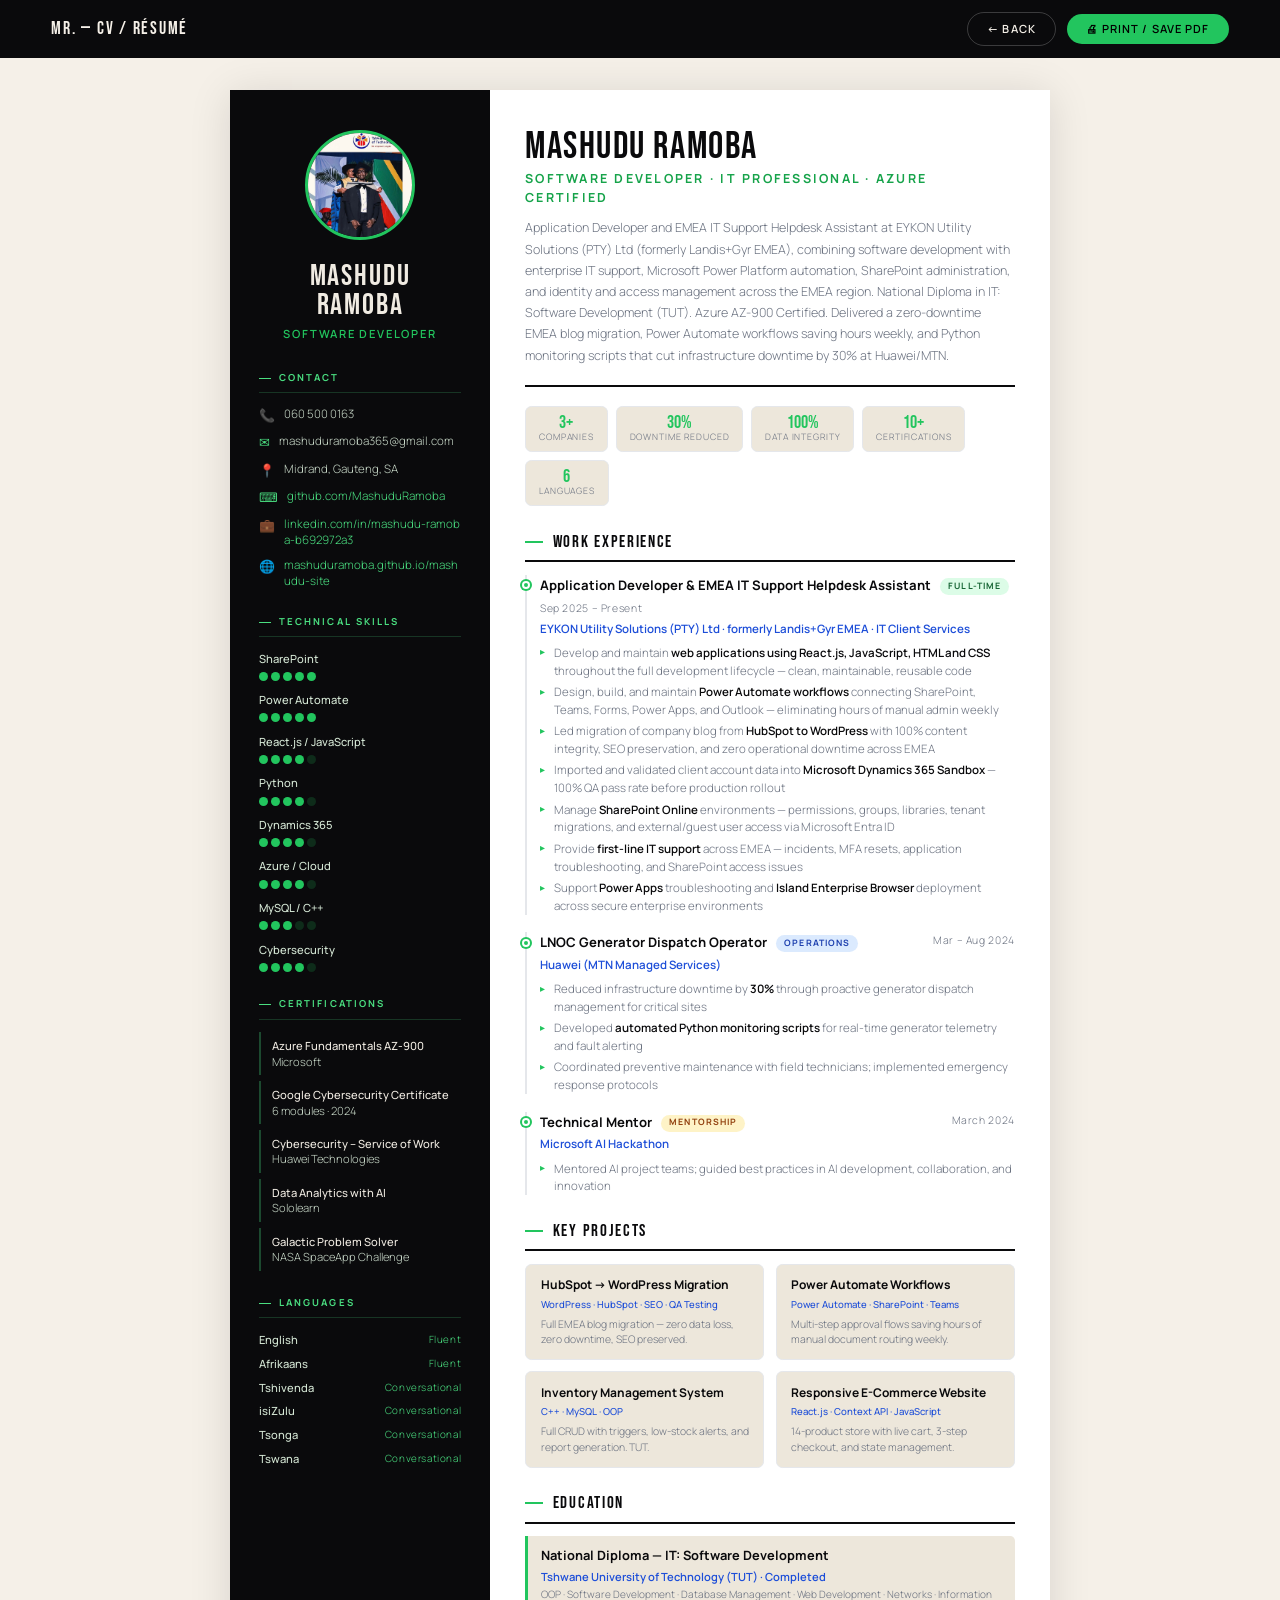
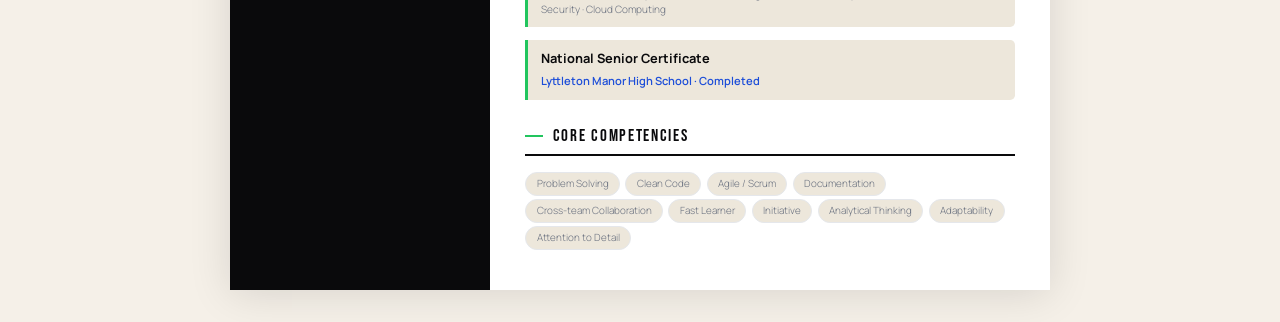
<file: cv-print.html>
<!DOCTYPE html>
<html lang="en">
<head>
<meta charset="UTF-8"/><meta name="viewport" content="width=device-width,initial-scale=1.0"/>
<title>Mashudu Ramoba — CV</title>
<link rel="preconnect" href="https://fonts.googleapis.com"/>
<link href="https://fonts.googleapis.com/css2?family=Bebas+Neue&family=Instrument+Serif:ital@0;1&family=Manrope:wght@300;400;500;600;700&display=swap" rel="stylesheet"/>
<style>
*,*::before,*::after{box-sizing:border-box;margin:0;padding:0}
:root{
  --ink:#0a0a0c;--paper:#f5f0e8;--paper2:#ede7db;
  --green:#16a34a;--green2:#22c55e;--green3:#dcfce7;
  --blue:#1d4ed8;--blue2:#dbeafe;
  --mist:#6b7280;--mist2:#9ca3af;
  --border:#e5e7eb;
  --fp:'Instrument Serif',serif;
  --fb:'Manrope',sans-serif;
  --fd:'Bebas Neue',sans-serif;
}
body{background:var(--paper);color:var(--ink);font-family:var(--fb);font-weight:300;line-height:1.55;font-size:13px}

/* toolbar */
.toolbar{background:var(--ink);color:var(--paper);padding:.75rem 4%;display:flex;align-items:center;justify-content:space-between;flex-wrap:wrap;gap:.75rem;position:sticky;top:0;z-index:100}
.toolbar-brand{font-family:var(--fd);font-size:1.1rem;letter-spacing:.1em}
.toolbar-right{display:flex;gap:.7rem;align-items:center}
.tb-btn{font-family:var(--fb);font-size:.7rem;font-weight:600;letter-spacing:.1em;text-transform:uppercase;padding:.45rem 1.2rem;border-radius:2rem;cursor:pointer;transition:all .2s;border:none;text-decoration:none;display:inline-flex;align-items:center;gap:.4rem}
.tb-print{background:#22c55e;color:#000}
.tb-print:hover{background:#16a34a}
.tb-back{background:transparent;color:var(--paper);border:1px solid rgba(255,255,255,.2)}
.tb-back:hover{background:rgba(255,255,255,.08)}

/* cv layout */
.cv-page{max-width:820px;margin:2rem auto;background:#fff;box-shadow:0 4px 40px rgba(0,0,0,.12);display:grid;grid-template-columns:260px 1fr;min-height:1050px}

/* sidebar */
.cv-side{background:#0a0a0c;padding:2.5rem 1.8rem;color:#f0ebe2}
.cv-photo{width:110px;height:110px;border-radius:50%;overflow:hidden;border:3px solid #22c55e;margin:0 auto 1.4rem;display:block}
.cv-photo img{width:100%;height:100%;object-fit:cover;object-position:top center}
.cv-name{font-family:var(--fd);font-size:1.9rem;letter-spacing:.06em;color:#f0ebe2;line-height:.95;text-align:center;margin-bottom:.3rem}
.cv-role{font-size:.7rem;letter-spacing:.16em;text-transform:uppercase;color:#22c55e;font-weight:600;text-align:center;margin-bottom:1.8rem}
.side-section{margin-bottom:1.6rem}
.side-title{font-size:.6rem;letter-spacing:.22em;text-transform:uppercase;color:#4ade80;font-weight:700;padding-bottom:.4rem;margin-bottom:.8rem;border-bottom:1px solid rgba(74,222,128,.2);display:flex;align-items:center;gap:.5rem}
.side-title::before{content:'';width:12px;height:1px;background:#4ade80;display:block}
.contact-item{display:flex;align-items:flex-start;gap:.6rem;margin-bottom:.55rem;font-size:.72rem;color:#c8d8c8;line-height:1.4;word-break:break-all}
.contact-icon{flex-shrink:0;font-size:.8rem;margin-top:.05rem;color:#4ade80}
.skill-item{margin-bottom:.65rem}
.skill-name{font-size:.7rem;color:#d6e8d6;font-weight:500;margin-bottom:.3rem}
.skill-dots{display:flex;gap:3px}
.dot{width:9px;height:9px;border-radius:50%;background:#22c55e;opacity:.18}
.dot.f{opacity:1}
.cert-item{font-size:.7rem;color:#c8d8c8;padding:.35rem 0 .35rem .7rem;border-left:2px solid rgba(74,222,128,.3);margin-bottom:.4rem;line-height:1.4}
.cert-item strong{color:#f0ebe2;display:block;font-weight:500}
.lang-item{display:flex;justify-content:space-between;align-items:center;margin-bottom:.4rem;font-size:.7rem}
.lang-name{color:#d6e8d6;font-weight:500}
.lang-level{color:#4ade80;font-size:.62rem;letter-spacing:.06em}

/* main */
.cv-main{padding:2.5rem 2.2rem;background:#fff}
.cv-main-header{padding-bottom:1.2rem;border-bottom:2px solid var(--ink);margin-bottom:1.2rem}
.cv-main-name{font-family:var(--fd);font-size:2.4rem;letter-spacing:.04em;color:var(--ink);line-height:.9;margin-bottom:.3rem}
.cv-main-role{font-size:.78rem;letter-spacing:.18em;text-transform:uppercase;color:var(--green);font-weight:700;margin-bottom:.6rem}
.cv-main-summary{font-size:.78rem;color:var(--mist);line-height:1.7;max-width:520px}
.impact-row{display:flex;gap:.5rem;margin:.9rem 0 1rem;flex-wrap:wrap}
.impact-stat{text-align:center;padding:.4rem .8rem;background:var(--paper2);border:1px solid var(--border);border-radius:.4rem}
.impact-num{font-family:var(--fd);font-size:1.1rem;color:var(--green2);line-height:1}
.impact-lbl{font-size:.55rem;letter-spacing:.1em;text-transform:uppercase;color:var(--mist)}
.cv-sec-title{font-family:var(--fd);font-size:1.05rem;letter-spacing:.1em;color:var(--ink);margin-bottom:.8rem;margin-top:1.4rem;padding-bottom:.35rem;border-bottom:2px solid var(--ink);display:flex;align-items:center;gap:.6rem}
.cv-sec-title::before{content:'';width:18px;height:2px;background:var(--green2);display:block}
.exp-item{margin-bottom:1.1rem;padding-left:.8rem;border-left:2px solid var(--border);position:relative}
.exp-item::before{content:'';position:absolute;left:-5px;top:.4rem;width:8px;height:8px;border-radius:50%;background:var(--green2);border:2px solid #fff;box-shadow:0 0 0 2px var(--green2)}
.exp-header{display:flex;justify-content:space-between;align-items:flex-start;flex-wrap:wrap;gap:.3rem;margin-bottom:.2rem}
.exp-role{font-size:.82rem;font-weight:700;color:var(--ink)}
.exp-period{font-size:.65rem;color:var(--mist);letter-spacing:.06em;white-space:nowrap}
.exp-company{font-size:.72rem;color:var(--blue);font-weight:600;margin-bottom:.4rem}
.exp-tag{display:inline-block;font-size:.55rem;font-weight:700;letter-spacing:.12em;text-transform:uppercase;padding:.1rem .5rem;border-radius:1rem;margin-left:.4rem;vertical-align:middle}
.tag-i{background:#dcfce7;color:#166534}
.tag-o{background:#dbeafe;color:#1e40af}
.tag-m{background:#fef3c7;color:#92400e}
.exp-bullets{list-style:none;display:flex;flex-direction:column;gap:.22rem}
.exp-bullets li{font-size:.72rem;color:var(--mist);line-height:1.55;padding-left:.9rem;position:relative}
.exp-bullets li::before{content:'▸';position:absolute;left:0;color:var(--green2);font-size:.6rem;top:.1rem}
.exp-bullets li strong{color:var(--ink);font-weight:600}
.proj-grid{display:grid;grid-template-columns:1fr 1fr;gap:.7rem;margin-top:.5rem}
.proj-card{background:var(--paper2);border:1px solid var(--border);border-radius:.4rem;padding:.7rem .9rem}
.proj-name{font-size:.75rem;font-weight:700;color:var(--ink);margin-bottom:.2rem}
.proj-tech{font-size:.6rem;color:var(--blue);margin-bottom:.25rem;font-weight:500}
.proj-desc{font-size:.65rem;color:var(--mist);line-height:1.5}
.edu-item{margin-bottom:.8rem;padding:.6rem .8rem;background:var(--paper2);border-left:3px solid var(--green2);border-radius:0 .3rem .3rem 0}
.edu-degree{font-size:.8rem;font-weight:700;color:var(--ink);margin-bottom:.15rem}
.edu-school{font-size:.7rem;color:var(--blue);font-weight:600;margin-bottom:.1rem}
.edu-detail{font-size:.63rem;color:var(--mist);line-height:1.5}
.comp-tag{font-size:.62rem;padding:.2rem .65rem;background:var(--paper2);border:1px solid var(--border);border-radius:1rem;color:var(--mist);display:inline-block;margin:.2rem .15rem 0 0}

/* print */
@media print{
  .toolbar{display:none!important}
  body{background:#fff;font-size:11.5px}
  .cv-page{box-shadow:none;margin:0;max-width:100%;min-height:auto}
  .cv-side{-webkit-print-color-adjust:exact;print-color-adjust:exact}
}
@media(max-width:700px){
  .cv-page{grid-template-columns:1fr}
  .proj-grid{grid-template-columns:1fr}
}
</style>
</head>
<body>

<div class="toolbar">
  <div class="toolbar-brand">MR. — CV / Résumé</div>
  <div class="toolbar-right">
    <a href="about.html" class="tb-btn tb-back">← Back</a>
    <button class="tb-btn tb-print" onclick="window.print()">🖨 Print / Save PDF</button>
  </div>
</div>

<div class="cv-page">

  <!-- SIDEBAR -->
  <aside class="cv-side">
    <div class="cv-photo"><img src="mashudu-grad.png" alt="Mashudu Ramoba"/></div>
    <div class="cv-name">MASHUDU<br/>RAMOBA</div>
    <div class="cv-role">Software Developer</div>

    <div class="side-section">
      <div class="side-title">Contact</div>
      <div class="contact-item"><span class="contact-icon">📞</span><a href="tel:0605000163" style="color:#c8d8c8;text-decoration:none">060 500 0163</a></div>
      <div class="contact-item"><span class="contact-icon">✉</span><a href="mailto:mashuduramoba365@gmail.com" style="color:#c8d8c8;text-decoration:none">mashuduramoba365@gmail.com</a></div>
      <div class="contact-item"><span class="contact-icon">📍</span>Midrand, Gauteng, SA</div>
      <div class="contact-item"><span class="contact-icon">⌨</span><a href="https://github.com/MashuduRamoba" target="_blank" style="color:#4ade80;text-decoration:none">github.com/MashuduRamoba</a></div>
      <div class="contact-item"><span class="contact-icon">💼</span><a href="https://www.linkedin.com/in/mashudu-ramoba-b692972a3" target="_blank" style="color:#4ade80;text-decoration:none">linkedin.com/in/mashudu-ramoba-b692972a3</a></div>
      <div class="contact-item"><span class="contact-icon">🌐</span><a href="https://mashuduramoba.github.io/mashudu-site/" target="_blank" style="color:#4ade80;text-decoration:none">mashuduramoba.github.io/mashudu-site</a></div>
    </div>

    <div class="side-section">
      <div class="side-title">Technical Skills</div>
      <div class="skill-item"><div class="skill-name">SharePoint</div><div class="skill-dots"><div class="dot f"></div><div class="dot f"></div><div class="dot f"></div><div class="dot f"></div><div class="dot f"></div></div></div>
      <div class="skill-item"><div class="skill-name">Power Automate</div><div class="skill-dots"><div class="dot f"></div><div class="dot f"></div><div class="dot f"></div><div class="dot f"></div><div class="dot f"></div></div></div>
      <div class="skill-item"><div class="skill-name">React.js / JavaScript</div><div class="skill-dots"><div class="dot f"></div><div class="dot f"></div><div class="dot f"></div><div class="dot f"></div><div class="dot"></div></div></div>
      <div class="skill-item"><div class="skill-name">Python</div><div class="skill-dots"><div class="dot f"></div><div class="dot f"></div><div class="dot f"></div><div class="dot f"></div><div class="dot"></div></div></div>
      <div class="skill-item"><div class="skill-name">Dynamics 365</div><div class="skill-dots"><div class="dot f"></div><div class="dot f"></div><div class="dot f"></div><div class="dot f"></div><div class="dot"></div></div></div>
      <div class="skill-item"><div class="skill-name">Azure / Cloud</div><div class="skill-dots"><div class="dot f"></div><div class="dot f"></div><div class="dot f"></div><div class="dot f"></div><div class="dot"></div></div></div>
      <div class="skill-item"><div class="skill-name">MySQL / C++</div><div class="skill-dots"><div class="dot f"></div><div class="dot f"></div><div class="dot f"></div><div class="dot"></div><div class="dot"></div></div></div>
      <div class="skill-item"><div class="skill-name">Cybersecurity</div><div class="skill-dots"><div class="dot f"></div><div class="dot f"></div><div class="dot f"></div><div class="dot f"></div><div class="dot"></div></div></div>
    </div>

    <div class="side-section">
      <div class="side-title">Certifications</div>
      <div class="cert-item"><strong>Azure Fundamentals AZ-900</strong>Microsoft</div>
      <div class="cert-item"><strong>Google Cybersecurity Certificate</strong>6 modules · 2024</div>
      <div class="cert-item"><strong>Cybersecurity – Service of Work</strong>Huawei Technologies</div>
      <div class="cert-item"><strong>Data Analytics with AI</strong>Sololearn</div>
      <div class="cert-item"><strong>Galactic Problem Solver</strong>NASA SpaceApp Challenge</div>
    </div>

    <div class="side-section">
      <div class="side-title">Languages</div>
      <div class="lang-item"><span class="lang-name">English</span><span class="lang-level">Fluent</span></div>
      <div class="lang-item"><span class="lang-name">Afrikaans</span><span class="lang-level">Fluent</span></div>
      <div class="lang-item"><span class="lang-name">Tshivenda</span><span class="lang-level">Conversational</span></div>
      <div class="lang-item"><span class="lang-name">isiZulu</span><span class="lang-level">Conversational</span></div>
      <div class="lang-item"><span class="lang-name">Tsonga</span><span class="lang-level">Conversational</span></div>
      <div class="lang-item"><span class="lang-name">Tswana</span><span class="lang-level">Conversational</span></div>
    </div>
  </aside>

  <!-- MAIN CONTENT -->
  <main class="cv-main">
    <div class="cv-main-header">
      <div class="cv-main-name">MASHUDU RAMOBA</div>
      <div class="cv-main-role">Software Developer · IT Professional · Azure Certified</div>
      <p class="cv-main-summary">Application Developer and EMEA IT Support Helpdesk Assistant at EYKON Utility Solutions (PTY) Ltd (formerly Landis+Gyr EMEA), combining software development with enterprise IT support, Microsoft Power Platform automation, SharePoint administration, and identity and access management across the EMEA region. National Diploma in IT: Software Development (TUT). Azure AZ-900 Certified. Delivered a zero-downtime EMEA blog migration, Power Automate workflows saving hours weekly, and Python monitoring scripts that cut infrastructure downtime by 30% at Huawei/MTN.</p>
    </div>

    <div class="impact-row">
      <div class="impact-stat"><div class="impact-num">3+</div><div class="impact-lbl">Companies</div></div>
      <div class="impact-stat"><div class="impact-num">30%</div><div class="impact-lbl">Downtime Reduced</div></div>
      <div class="impact-stat"><div class="impact-num">100%</div><div class="impact-lbl">Data Integrity</div></div>
      <div class="impact-stat"><div class="impact-num">10+</div><div class="impact-lbl">Certifications</div></div>
      <div class="impact-stat"><div class="impact-num">6</div><div class="impact-lbl">Languages</div></div>
    </div>

    <div class="cv-sec-title">Work Experience</div>

    <div class="exp-item">
      <div class="exp-header">
        <span class="exp-role">Application Developer &amp; EMEA IT Support Helpdesk Assistant <span class="exp-tag tag-i">Full-time</span></span>
        <span class="exp-period">Sep 2025 – Present</span>
      </div>
      <div class="exp-company">EYKON Utility Solutions (PTY) Ltd · formerly Landis+Gyr EMEA · IT Client Services</div>
      <ul class="exp-bullets">
        <li>Develop and maintain <strong>web applications using React.js, JavaScript, HTML and CSS</strong> throughout the full development lifecycle — clean, maintainable, reusable code</li>
        <li>Design, build, and maintain <strong>Power Automate workflows</strong> connecting SharePoint, Teams, Forms, Power Apps, and Outlook — eliminating hours of manual admin weekly</li>
        <li>Led migration of company blog from <strong>HubSpot to WordPress</strong> with 100% content integrity, SEO preservation, and zero operational downtime across EMEA</li>
        <li>Imported and validated client account data into <strong>Microsoft Dynamics 365 Sandbox</strong> — 100% QA pass rate before production rollout</li>
        <li>Manage <strong>SharePoint Online</strong> environments — permissions, groups, libraries, tenant migrations, and external/guest user access via Microsoft Entra ID</li>
        <li>Provide <strong>first-line IT support</strong> across EMEA — incidents, MFA resets, application troubleshooting, and SharePoint access issues</li>
        <li>Support <strong>Power Apps</strong> troubleshooting and <strong>Island Enterprise Browser</strong> deployment across secure enterprise environments</li>
      </ul>
    </div>

    <div class="exp-item">
      <div class="exp-header">
        <span class="exp-role">LNOC Generator Dispatch Operator <span class="exp-tag tag-o">Operations</span></span>
        <span class="exp-period">Mar – Aug 2024</span>
      </div>
      <div class="exp-company">Huawei (MTN Managed Services)</div>
      <ul class="exp-bullets">
        <li>Reduced infrastructure downtime by <strong>30%</strong> through proactive generator dispatch management for critical sites</li>
        <li>Developed <strong>automated Python monitoring scripts</strong> for real-time generator telemetry and fault alerting</li>
        <li>Coordinated preventive maintenance with field technicians; implemented emergency response protocols</li>
      </ul>
    </div>

    <div class="exp-item">
      <div class="exp-header">
        <span class="exp-role">Technical Mentor <span class="exp-tag tag-m">Mentorship</span></span>
        <span class="exp-period">March 2024</span>
      </div>
      <div class="exp-company">Microsoft AI Hackathon</div>
      <ul class="exp-bullets">
        <li>Mentored AI project teams; guided best practices in AI development, collaboration, and innovation</li>
      </ul>
    </div>

    <div class="cv-sec-title">Key Projects</div>
    <div class="proj-grid">
      <div class="proj-card">
        <div class="proj-name">HubSpot → WordPress Migration</div>
        <div class="proj-tech">WordPress · HubSpot · SEO · QA Testing</div>
        <div class="proj-desc">Full EMEA blog migration — zero data loss, zero downtime, SEO preserved.</div>
      </div>
      <div class="proj-card">
        <div class="proj-name">Power Automate Workflows</div>
        <div class="proj-tech">Power Automate · SharePoint · Teams</div>
        <div class="proj-desc">Multi-step approval flows saving hours of manual document routing weekly.</div>
      </div>
      <div class="proj-card">
        <div class="proj-name">Inventory Management System</div>
        <div class="proj-tech">C++ · MySQL · OOP</div>
        <div class="proj-desc">Full CRUD with triggers, low-stock alerts, and report generation. TUT.</div>
      </div>
      <div class="proj-card">
        <div class="proj-name">Responsive E-Commerce Website</div>
        <div class="proj-tech">React.js · Context API · JavaScript</div>
        <div class="proj-desc">14-product store with live cart, 3-step checkout, and state management.</div>
      </div>
    </div>

    <div class="cv-sec-title">Education</div>
    <div class="edu-item">
      <div class="edu-degree">National Diploma — IT: Software Development</div>
      <div class="edu-school">Tshwane University of Technology (TUT) · Completed</div>
      <div class="edu-detail">OOP · Software Development · Database Management · Web Development · Networks · Information Security · Cloud Computing</div>
    </div>
    <div class="edu-item">
      <div class="edu-degree">National Senior Certificate</div>
      <div class="edu-school">Lyttleton Manor High School · Completed</div>
    </div>

    <div class="cv-sec-title">Core Competencies</div>
    <div style="margin-top:.3rem">
      <span class="comp-tag">Problem Solving</span>
      <span class="comp-tag">Clean Code</span>
      <span class="comp-tag">Agile / Scrum</span>
      <span class="comp-tag">Documentation</span>
      <span class="comp-tag">Cross-team Collaboration</span>
      <span class="comp-tag">Fast Learner</span>
      <span class="comp-tag">Initiative</span>
      <span class="comp-tag">Analytical Thinking</span>
      <span class="comp-tag">Adaptability</span>
      <span class="comp-tag">Attention to Detail</span>
    </div>
  </main>
</div>
</body></html>
</file>
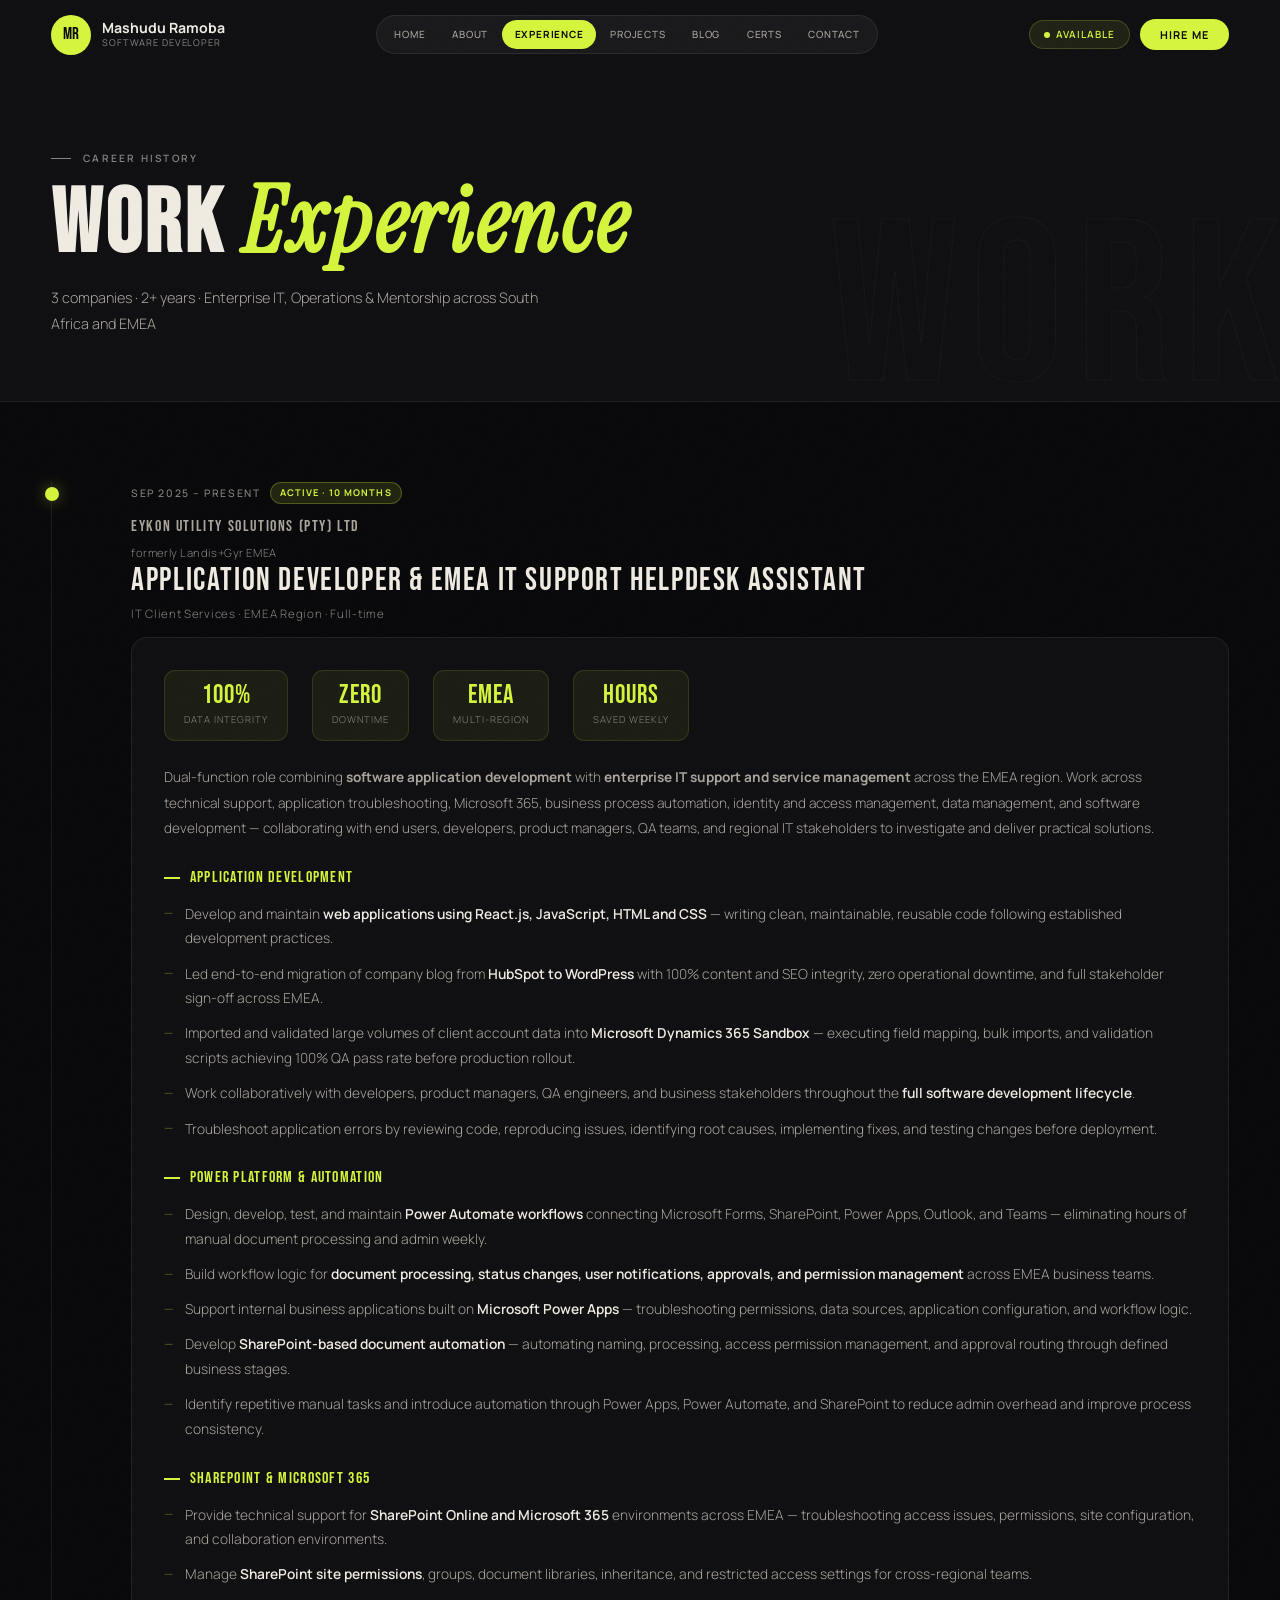
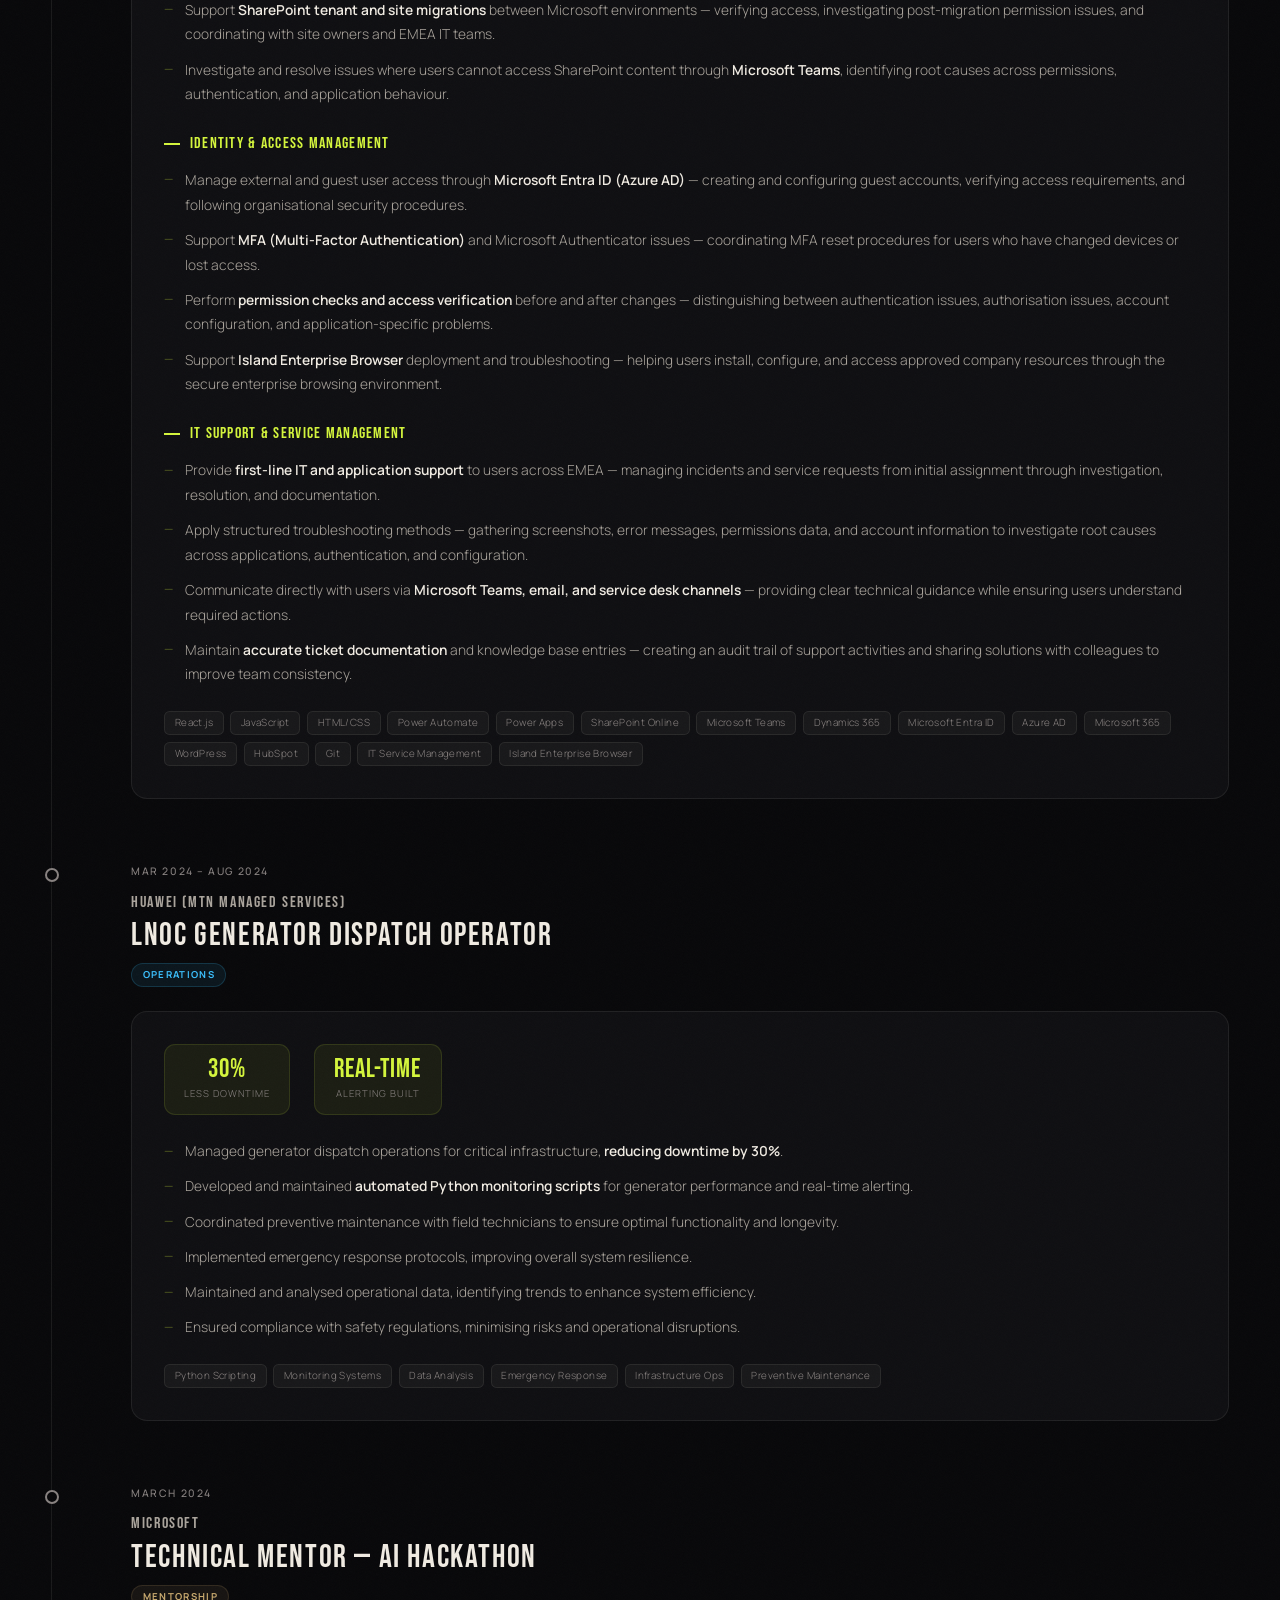
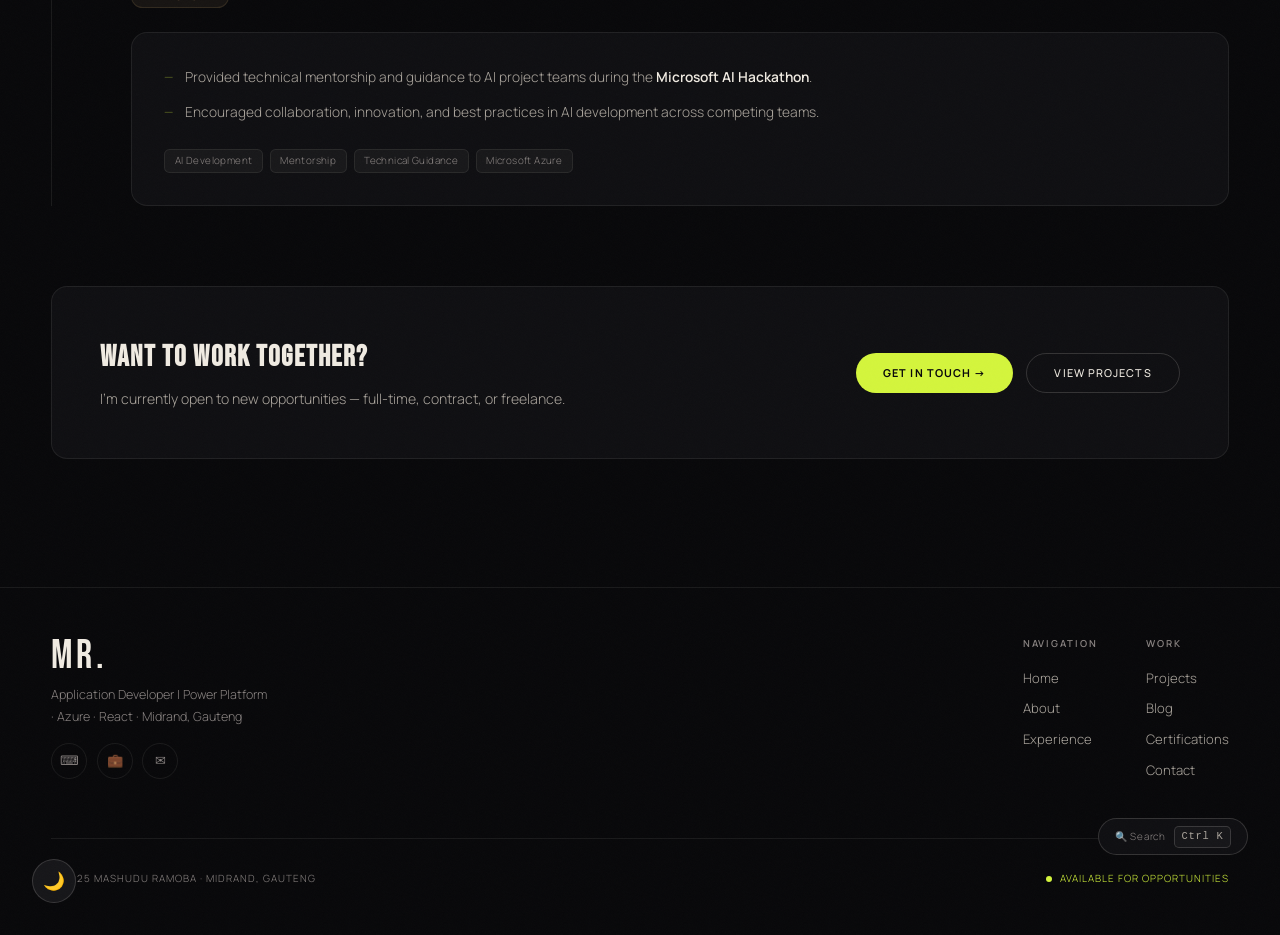
<file: experience.html>
<!DOCTYPE html>
<html lang="en">
<head>
<meta charset="UTF-8"/><meta name="viewport" content="width=device-width,initial-scale=1.0"/>
<title>Experience — Mashudu Ramoba</title>
<link rel="preconnect" href="https://fonts.googleapis.com"/>
<link href="https://fonts.googleapis.com/css2?family=Bebas+Neue&family=Instrument+Serif:ital@0;1&family=Manrope:wght@300;400;500;600;700&display=swap" rel="stylesheet"/>
<link rel="stylesheet" href="style.css"/>
<style>
/* Timeline */
.timeline{position:relative;padding-left:2rem}
.timeline::before{content:'';position:absolute;left:0;top:0;bottom:0;width:1px;background:var(--border)}
.tl-item{position:relative;padding:0 0 4rem 3rem;border:none}
.tl-item:last-child{padding-bottom:0}
.tl-dot{position:absolute;left:-2rem;top:.3rem;width:14px;height:14px;border-radius:50%;border:2px solid var(--mist);background:var(--ink);transition:all .3s;transform:translateX(-50%);margin-left:1px}
.tl-item.active .tl-dot{border-color:var(--acid);background:var(--acid);box-shadow:0 0 16px rgba(212,245,60,.4)}
.tl-period{font-size:.65rem;letter-spacing:.15em;text-transform:uppercase;color:var(--mist);font-weight:500;margin-bottom:.6rem;display:flex;align-items:center;gap:.6rem}
.tl-period-badge{font-size:.58rem;font-weight:700;letter-spacing:.12em;text-transform:uppercase;padding:.18rem .55rem;border-radius:1rem}
.tb-current{background:rgba(212,245,60,.12);color:var(--acid);border:1px solid rgba(212,245,60,.25)}
.tl-company{font-family:var(--fd);font-size:1rem;letter-spacing:.1em;color:var(--mist2);margin-bottom:.3rem}
.tl-role{font-family:var(--fd);font-size:2rem;letter-spacing:.05em;line-height:1;margin-bottom:.5rem}
.exp-badge{display:inline-block;font-size:.6rem;letter-spacing:.14em;text-transform:uppercase;font-weight:700;padding:.2rem .65rem;border-radius:1rem;margin-bottom:1.5rem}
.eb-i{background:rgba(212,245,60,.1);color:var(--acid);border:1px solid rgba(212,245,60,.2)}
.eb-o{background:rgba(59,191,252,.08);color:var(--sky);border:1px solid rgba(59,191,252,.18)}
.eb-m{background:rgba(200,169,110,.08);color:var(--gold);border:1px solid rgba(200,169,110,.15)}
.tl-body{background:var(--ink2);border:1px solid var(--border);border-radius:1rem;padding:2rem;transition:border-color .25s}
.tl-item:hover .tl-body{border-color:var(--border2)}
.tl-ul{list-style:none;display:flex;flex-direction:column;gap:.65rem;margin-bottom:1.5rem}
.tl-ul li{font-size:.86rem;color:var(--mist2);line-height:1.8;padding-left:1.3rem;position:relative}
.tl-ul li::before{content:'—';position:absolute;left:0;color:rgba(212,245,60,.45);font-size:.75rem;top:.05em}
.tl-ul li strong{color:var(--paper);font-weight:600}
.tl-skills{display:flex;flex-wrap:wrap;gap:.42rem}
.tl-sk{font-size:.62rem;padding:.2rem .6rem;background:rgba(240,235,226,.04);border:1px solid var(--border);border-radius:.35rem;color:var(--mist);letter-spacing:.04em}

/* impact bar */
.impact-row{display:flex;gap:1.5rem;flex-wrap:wrap;margin-bottom:1.5rem}
.impact-stat{text-align:center;padding:.8rem 1.2rem;background:rgba(212,245,60,.06);border:1px solid rgba(212,245,60,.12);border-radius:.7rem}
.impact-num{font-family:var(--fd);font-size:1.6rem;letter-spacing:.04em;color:var(--acid);line-height:1}
.impact-lbl{font-size:.6rem;letter-spacing:.1em;text-transform:uppercase;color:var(--mist);margin-top:.2rem}

@media(max-width:700px){.tl-role{font-size:1.5rem}}
</style>
</head>
<body>
<div id="scroll-progress"></div>
<div id="search-hint" style="position:fixed;bottom:5rem;right:2rem;z-index:600;display:flex;align-items:center;gap:.5rem;background:var(--ink2);border:1px solid var(--border2);border-radius:2rem;padding:.4rem 1rem;font-size:.62rem;color:var(--mist);letter-spacing:.08em;cursor:pointer;transition:all .2s;animation:hintPop .5s 2s both cubic-bezier(.22,1,.36,1)" onclick="openSearch()"><span>🔍 Search</span><kbd style="background:var(--ink3);border:1px solid var(--border2);border-radius:.3rem;padding:.1rem .4rem;font-family:monospace;font-size:.65rem;color:var(--mist2)">Ctrl K</kbd></div>
<nav id="nav">
  <a href="index.html" class="nl"><div class="nl-badge">MR</div><div class="nl-text"><span class="nl-name">Mashudu Ramoba</span><span class="nl-role">Software Developer</span></div></a>
  <div class="nl-links"><a href="index.html">Home</a><a href="about.html">About</a><a href="experience.html">Experience</a><a href="projects.html">Projects</a><a href="blog.html">Blog</a><a href="certifications.html">Certs</a><a href="contact.html">Contact</a></div>
  <div class="nl-r"><div class="nl-avail"><span class="pdot"></span>Available</div><button class="nl-hire" onclick="location.href='contact.html'">Hire Me</button><button class="nl-ham" id="ham"><span></span><span></span><span></span></button></div>
</nav>
<div id="drawer"><a href="index.html" onclick="closeDrawer()">Home</a><a href="about.html" onclick="closeDrawer()">About</a><a href="experience.html" onclick="closeDrawer()">Experience</a><a href="projects.html" onclick="closeDrawer()">Projects</a><a href="blog.html" onclick="closeDrawer()">Blog</a><a href="certifications.html" onclick="closeDrawer()">Certifications</a><a href="contact.html" onclick="closeDrawer()">Contact</a></div>

<div class="pg-header" data-title="WORK">
  <p class="pg-kicker">Career History</p>
  <h1 class="pg-title">Work <em>Experience</em></h1>
  <p class="pg-sub">3 companies · 2+ years · Enterprise IT, Operations & Mentorship across South Africa and EMEA</p>
</div>

<main class="main">
  <div class="timeline">

    <!-- EYKON Utility Solutions (formerly Landis+Gyr EMEA) -->
    <div class="tl-item active rv">
      <div class="tl-dot"></div>
      <div class="tl-period">
        <span>Sep 2025 – Present</span>
        <span class="tl-period-badge tb-current">Active · 10 months</span>
      </div>
      <div class="tl-company">EYKON Utility Solutions (PTY) Ltd</div>
      <div style="font-size:.7rem;color:var(--mist);letter-spacing:.05em;margin-bottom:.2rem">formerly Landis+Gyr EMEA</div>
      <div class="tl-role">Application Developer &amp; EMEA IT Support Helpdesk Assistant</div>
      <div style="font-size:.72rem;color:var(--mist);letter-spacing:.06em;margin-bottom:.8rem">IT Client Services · EMEA Region · Full-time</div>
      <div class="tl-body">

        <!-- Impact stats -->
        <div class="impact-row">
          <div class="impact-stat"><div class="impact-num">100%</div><div class="impact-lbl">Data Integrity</div></div>
          <div class="impact-stat"><div class="impact-num">Zero</div><div class="impact-lbl">Downtime</div></div>
          <div class="impact-stat"><div class="impact-num">EMEA</div><div class="impact-lbl">Multi-Region</div></div>
          <div class="impact-stat"><div class="impact-num">Hours</div><div class="impact-lbl">Saved Weekly</div></div>
        </div>

        <!-- Overview -->
        <p style="font-size:.85rem;color:var(--mist2);line-height:1.85;margin-bottom:1.5rem">
          Dual-function role combining <strong>software application development</strong> with <strong>enterprise IT support and service management</strong> across the EMEA region. Work across technical support, application troubleshooting, Microsoft 365, business process automation, identity and access management, data management, and software development — collaborating with end users, developers, product managers, QA teams, and regional IT stakeholders to investigate and deliver practical solutions.
        </p>

        <!-- Application Development -->
        <div style="margin-bottom:1.5rem">
          <div style="font-family:var(--fd);font-size:1rem;letter-spacing:.08em;color:var(--acid);margin-bottom:.7rem;display:flex;align-items:center;gap:.6rem">
            <span style="width:16px;height:2px;background:var(--acid);display:block"></span>
            APPLICATION DEVELOPMENT
          </div>
          <ul class="tl-ul">
            <li>Develop and maintain <strong>web applications using React.js, JavaScript, HTML and CSS</strong> — writing clean, maintainable, reusable code following established development practices.</li>
            <li>Led end-to-end migration of company blog from <strong>HubSpot to WordPress</strong> with 100% content and SEO integrity, zero operational downtime, and full stakeholder sign-off across EMEA.</li>
            <li>Imported and validated large volumes of client account data into <strong>Microsoft Dynamics 365 Sandbox</strong> — executing field mapping, bulk imports, and validation scripts achieving 100% QA pass rate before production rollout.</li>
            <li>Work collaboratively with developers, product managers, QA engineers, and business stakeholders throughout the <strong>full software development lifecycle</strong>.</li>
            <li>Troubleshoot application errors by reviewing code, reproducing issues, identifying root causes, implementing fixes, and testing changes before deployment.</li>
          </ul>
        </div>

        <!-- Power Platform & Automation -->
        <div style="margin-bottom:1.5rem">
          <div style="font-family:var(--fd);font-size:1rem;letter-spacing:.08em;color:var(--acid);margin-bottom:.7rem;display:flex;align-items:center;gap:.6rem">
            <span style="width:16px;height:2px;background:var(--acid);display:block"></span>
            POWER PLATFORM &amp; AUTOMATION
          </div>
          <ul class="tl-ul">
            <li>Design, develop, test, and maintain <strong>Power Automate workflows</strong> connecting Microsoft Forms, SharePoint, Power Apps, Outlook, and Teams — eliminating hours of manual document processing and admin weekly.</li>
            <li>Build workflow logic for <strong>document processing, status changes, user notifications, approvals, and permission management</strong> across EMEA business teams.</li>
            <li>Support internal business applications built on <strong>Microsoft Power Apps</strong> — troubleshooting permissions, data sources, application configuration, and workflow logic.</li>
            <li>Develop <strong>SharePoint-based document automation</strong> — automating naming, processing, access permission management, and approval routing through defined business stages.</li>
            <li>Identify repetitive manual tasks and introduce automation through Power Apps, Power Automate, and SharePoint to reduce admin overhead and improve process consistency.</li>
          </ul>
        </div>

        <!-- SharePoint & Microsoft 365 -->
        <div style="margin-bottom:1.5rem">
          <div style="font-family:var(--fd);font-size:1rem;letter-spacing:.08em;color:var(--acid);margin-bottom:.7rem;display:flex;align-items:center;gap:.6rem">
            <span style="width:16px;height:2px;background:var(--acid);display:block"></span>
            SHAREPOINT &amp; MICROSOFT 365
          </div>
          <ul class="tl-ul">
            <li>Provide technical support for <strong>SharePoint Online and Microsoft 365</strong> environments across EMEA — troubleshooting access issues, permissions, site configuration, and collaboration environments.</li>
            <li>Manage <strong>SharePoint site permissions</strong>, groups, document libraries, inheritance, and restricted access settings for cross-regional teams.</li>
            <li>Support <strong>SharePoint tenant and site migrations</strong> between Microsoft environments — verifying access, investigating post-migration permission issues, and coordinating with site owners and EMEA IT teams.</li>
            <li>Investigate and resolve issues where users cannot access SharePoint content through <strong>Microsoft Teams</strong>, identifying root causes across permissions, authentication, and application behaviour.</li>
          </ul>
        </div>

        <!-- Identity & Access Management -->
        <div style="margin-bottom:1.5rem">
          <div style="font-family:var(--fd);font-size:1rem;letter-spacing:.08em;color:var(--acid);margin-bottom:.7rem;display:flex;align-items:center;gap:.6rem">
            <span style="width:16px;height:2px;background:var(--acid);display:block"></span>
            IDENTITY &amp; ACCESS MANAGEMENT
          </div>
          <ul class="tl-ul">
            <li>Manage external and guest user access through <strong>Microsoft Entra ID (Azure AD)</strong> — creating and configuring guest accounts, verifying access requirements, and following organisational security procedures.</li>
            <li>Support <strong>MFA (Multi-Factor Authentication)</strong> and Microsoft Authenticator issues — coordinating MFA reset procedures for users who have changed devices or lost access.</li>
            <li>Perform <strong>permission checks and access verification</strong> before and after changes — distinguishing between authentication issues, authorisation issues, account configuration, and application-specific problems.</li>
            <li>Support <strong>Island Enterprise Browser</strong> deployment and troubleshooting — helping users install, configure, and access approved company resources through the secure enterprise browsing environment.</li>
          </ul>
        </div>

        <!-- IT Support -->
        <div style="margin-bottom:1.5rem">
          <div style="font-family:var(--fd);font-size:1rem;letter-spacing:.08em;color:var(--acid);margin-bottom:.7rem;display:flex;align-items:center;gap:.6rem">
            <span style="width:16px;height:2px;background:var(--acid);display:block"></span>
            IT SUPPORT &amp; SERVICE MANAGEMENT
          </div>
          <ul class="tl-ul">
            <li>Provide <strong>first-line IT and application support</strong> to users across EMEA — managing incidents and service requests from initial assignment through investigation, resolution, and documentation.</li>
            <li>Apply structured troubleshooting methods — gathering screenshots, error messages, permissions data, and account information to investigate root causes across applications, authentication, and configuration.</li>
            <li>Communicate directly with users via <strong>Microsoft Teams, email, and service desk channels</strong> — providing clear technical guidance while ensuring users understand required actions.</li>
            <li>Maintain <strong>accurate ticket documentation</strong> and knowledge base entries — creating an audit trail of support activities and sharing solutions with colleagues to improve team consistency.</li>
          </ul>
        </div>

        <!-- Tech stack -->
        <div class="tl-skills">
          <span class="tl-sk">React.js</span><span class="tl-sk">JavaScript</span><span class="tl-sk">HTML/CSS</span>
          <span class="tl-sk">Power Automate</span><span class="tl-sk">Power Apps</span>
          <span class="tl-sk">SharePoint Online</span><span class="tl-sk">Microsoft Teams</span>
          <span class="tl-sk">Dynamics 365</span><span class="tl-sk">Microsoft Entra ID</span>
          <span class="tl-sk">Azure AD</span><span class="tl-sk">Microsoft 365</span>
          <span class="tl-sk">WordPress</span><span class="tl-sk">HubSpot</span>
          <span class="tl-sk">Git</span><span class="tl-sk">IT Service Management</span>
          <span class="tl-sk">Island Enterprise Browser</span>
        </div>

      </div>
    </div>

    <!-- Huawei -->
    <div class="tl-item rv d1">
      <div class="tl-dot"></div>
      <div class="tl-period"><span>Mar 2024 – Aug 2024</span></div>
      <div class="tl-company">Huawei (MTN Managed Services)</div>
      <div class="tl-role">LNOC Generator Dispatch Operator</div>
      <span class="exp-badge eb-o">Operations</span>
      <div class="tl-body">
        <div class="impact-row">
          <div class="impact-stat"><div class="impact-num">30%</div><div class="impact-lbl">Less Downtime</div></div>
          <div class="impact-stat"><div class="impact-num">Real-time</div><div class="impact-lbl">Alerting Built</div></div>
        </div>
        <ul class="tl-ul">
          <li>Managed generator dispatch operations for critical infrastructure, <strong>reducing downtime by 30%</strong>.</li>
          <li>Developed and maintained <strong>automated Python monitoring scripts</strong> for generator performance and real-time alerting.</li>
          <li>Coordinated preventive maintenance with field technicians to ensure optimal functionality and longevity.</li>
          <li>Implemented emergency response protocols, improving overall system resilience.</li>
          <li>Maintained and analysed operational data, identifying trends to enhance system efficiency.</li>
          <li>Ensured compliance with safety regulations, minimising risks and operational disruptions.</li>
        </ul>
        <div class="tl-skills">
          <span class="tl-sk">Python Scripting</span><span class="tl-sk">Monitoring Systems</span><span class="tl-sk">Data Analysis</span><span class="tl-sk">Emergency Response</span><span class="tl-sk">Infrastructure Ops</span><span class="tl-sk">Preventive Maintenance</span>
        </div>
      </div>
    </div>

    <!-- Microsoft -->
    <div class="tl-item rv d2">
      <div class="tl-dot"></div>
      <div class="tl-period"><span>March 2024</span></div>
      <div class="tl-company">Microsoft</div>
      <div class="tl-role">Technical Mentor — AI Hackathon</div>
      <span class="exp-badge eb-m">Mentorship</span>
      <div class="tl-body">
        <ul class="tl-ul">
          <li>Provided technical mentorship and guidance to AI project teams during the <strong>Microsoft AI Hackathon</strong>.</li>
          <li>Encouraged collaboration, innovation, and best practices in AI development across competing teams.</li>
        </ul>
        <div class="tl-skills">
          <span class="tl-sk">AI Development</span><span class="tl-sk">Mentorship</span><span class="tl-sk">Technical Guidance</span><span class="tl-sk">Microsoft Azure</span>
        </div>
      </div>
    </div>

  </div>

  <!-- CTA -->
  <div style="margin-top:5rem;padding:3rem;background:var(--ink2);border:1px solid var(--border);border-radius:1rem;display:flex;justify-content:space-between;align-items:center;flex-wrap:wrap;gap:2rem" class="rv">
    <div>
      <h3 style="font-family:var(--fd);font-size:1.8rem;letter-spacing:.04em;margin-bottom:.4rem">Want to work together?</h3>
      <p style="font-size:.88rem;color:var(--mist2)">I'm currently open to new opportunities — full-time, contract, or freelance.</p>
    </div>
    <div style="display:flex;gap:.8rem;flex-wrap:wrap">
      <button class="btn-acid" onclick="location.href='contact.html'">Get In Touch →</button>
      <button class="btn-ghost" onclick="location.href='projects.html'">View Projects</button>
    </div>
  </div>
</main>

<footer>
  <div class="ft-top"><div class="ft-brand"><div class="ft-logo">MR.</div><p class="ft-tagline">Application Developer | Power Platform · Azure · React · Midrand, Gauteng</p><div class="ft-social"><a href="https://github.com/MashuduRamoba" target="_blank" class="ft-soc">⌨</a><a href="https://www.linkedin.com/in/mashudu-ramoba-b692972a3" target="_blank" class="ft-soc">💼</a><a href="mailto:mashuduramoba365@gmail.com" class="ft-soc">✉</a></div></div><div class="ft-links"><div class="ft-nav-group"><h4>Navigation</h4><a href="index.html">Home</a><a href="about.html">About</a><a href="experience.html">Experience</a></div><div class="ft-nav-group"><h4>Work</h4><a href="projects.html">Projects</a><a href="blog.html">Blog</a><a href="certifications.html">Certifications</a><a href="contact.html">Contact</a></div></div></div>
  <div class="ft-bottom"><span class="ft-copy">© 2025 Mashudu Ramoba · Midrand, Gauteng</span><span class="ft-status"><span class="pdot"></span>Available for opportunities</span></div>
</footer>
<button id="btt" onclick="window.scrollTo({top:0,behavior:'smooth'})">↑</button>
<button id="theme-btn" onclick="toggleTheme()">🌙</button>
<script src="main.js"></script>
</body></html>
</file>
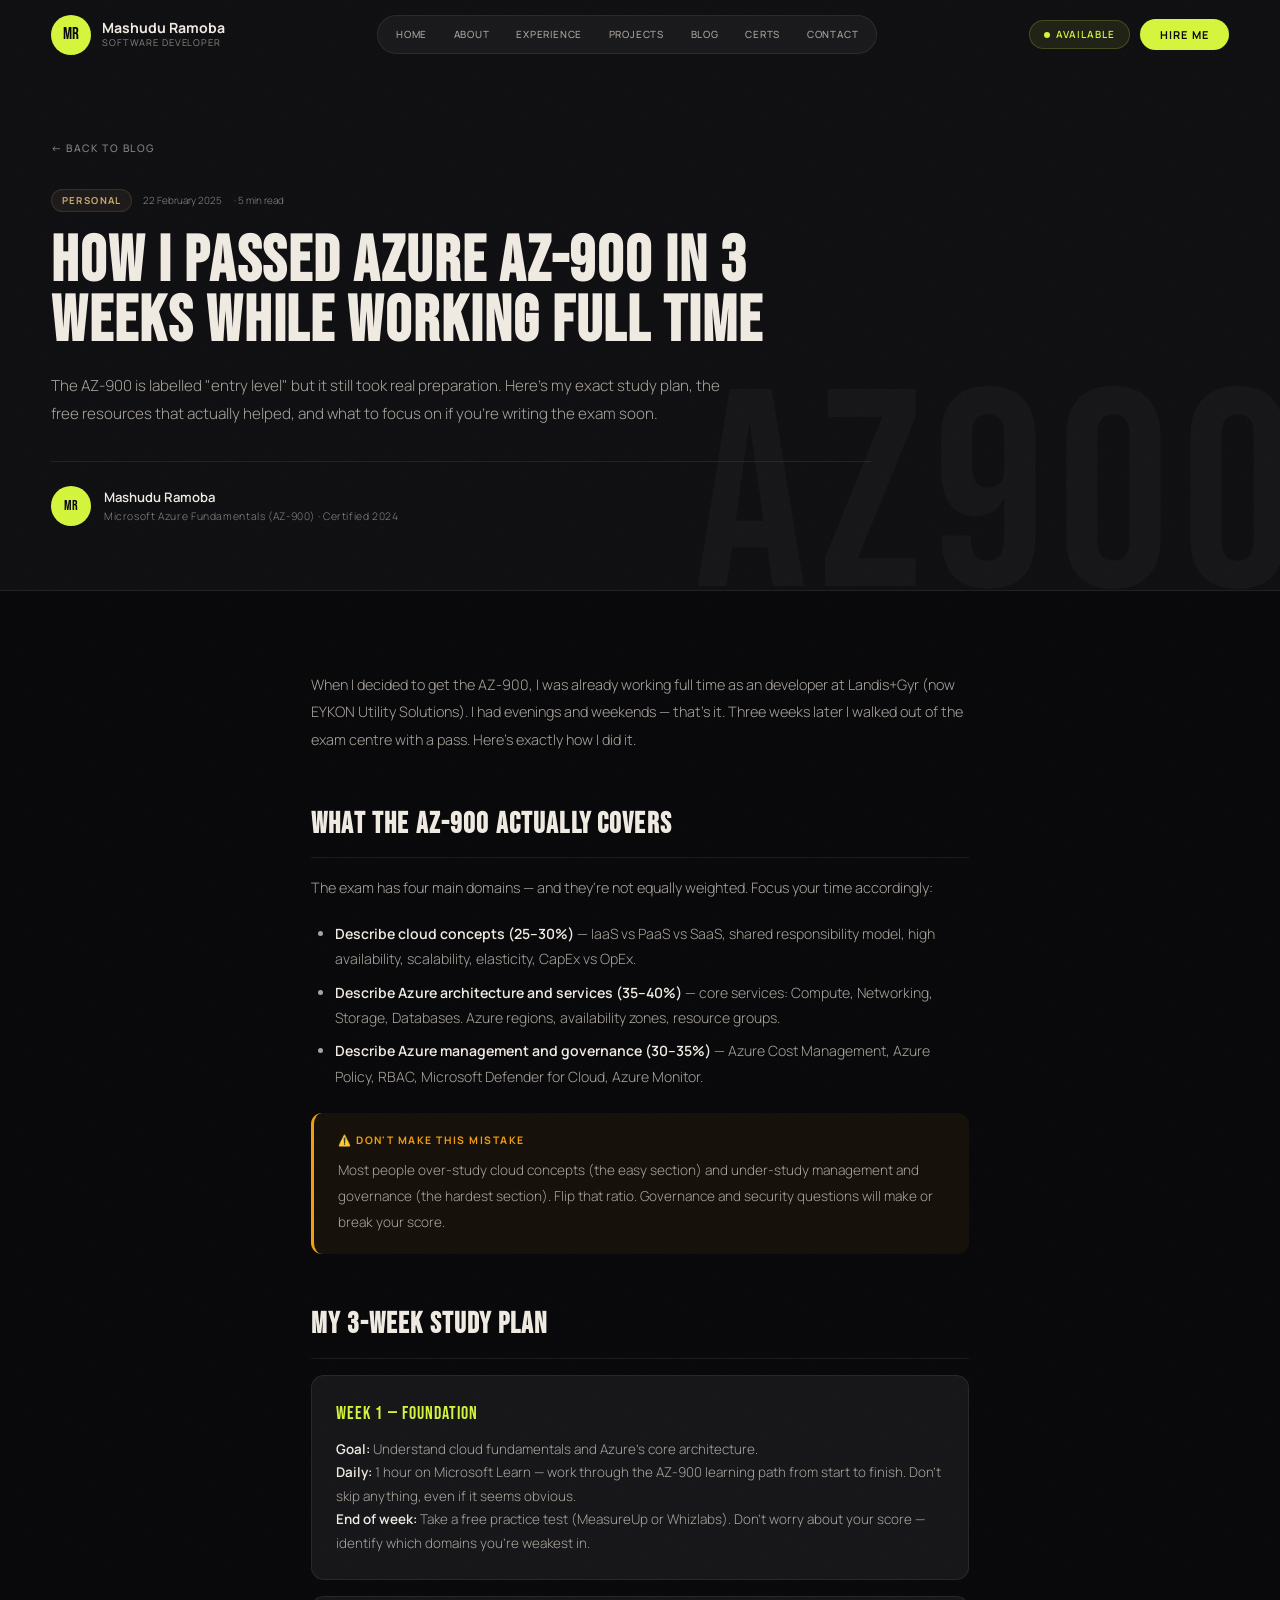
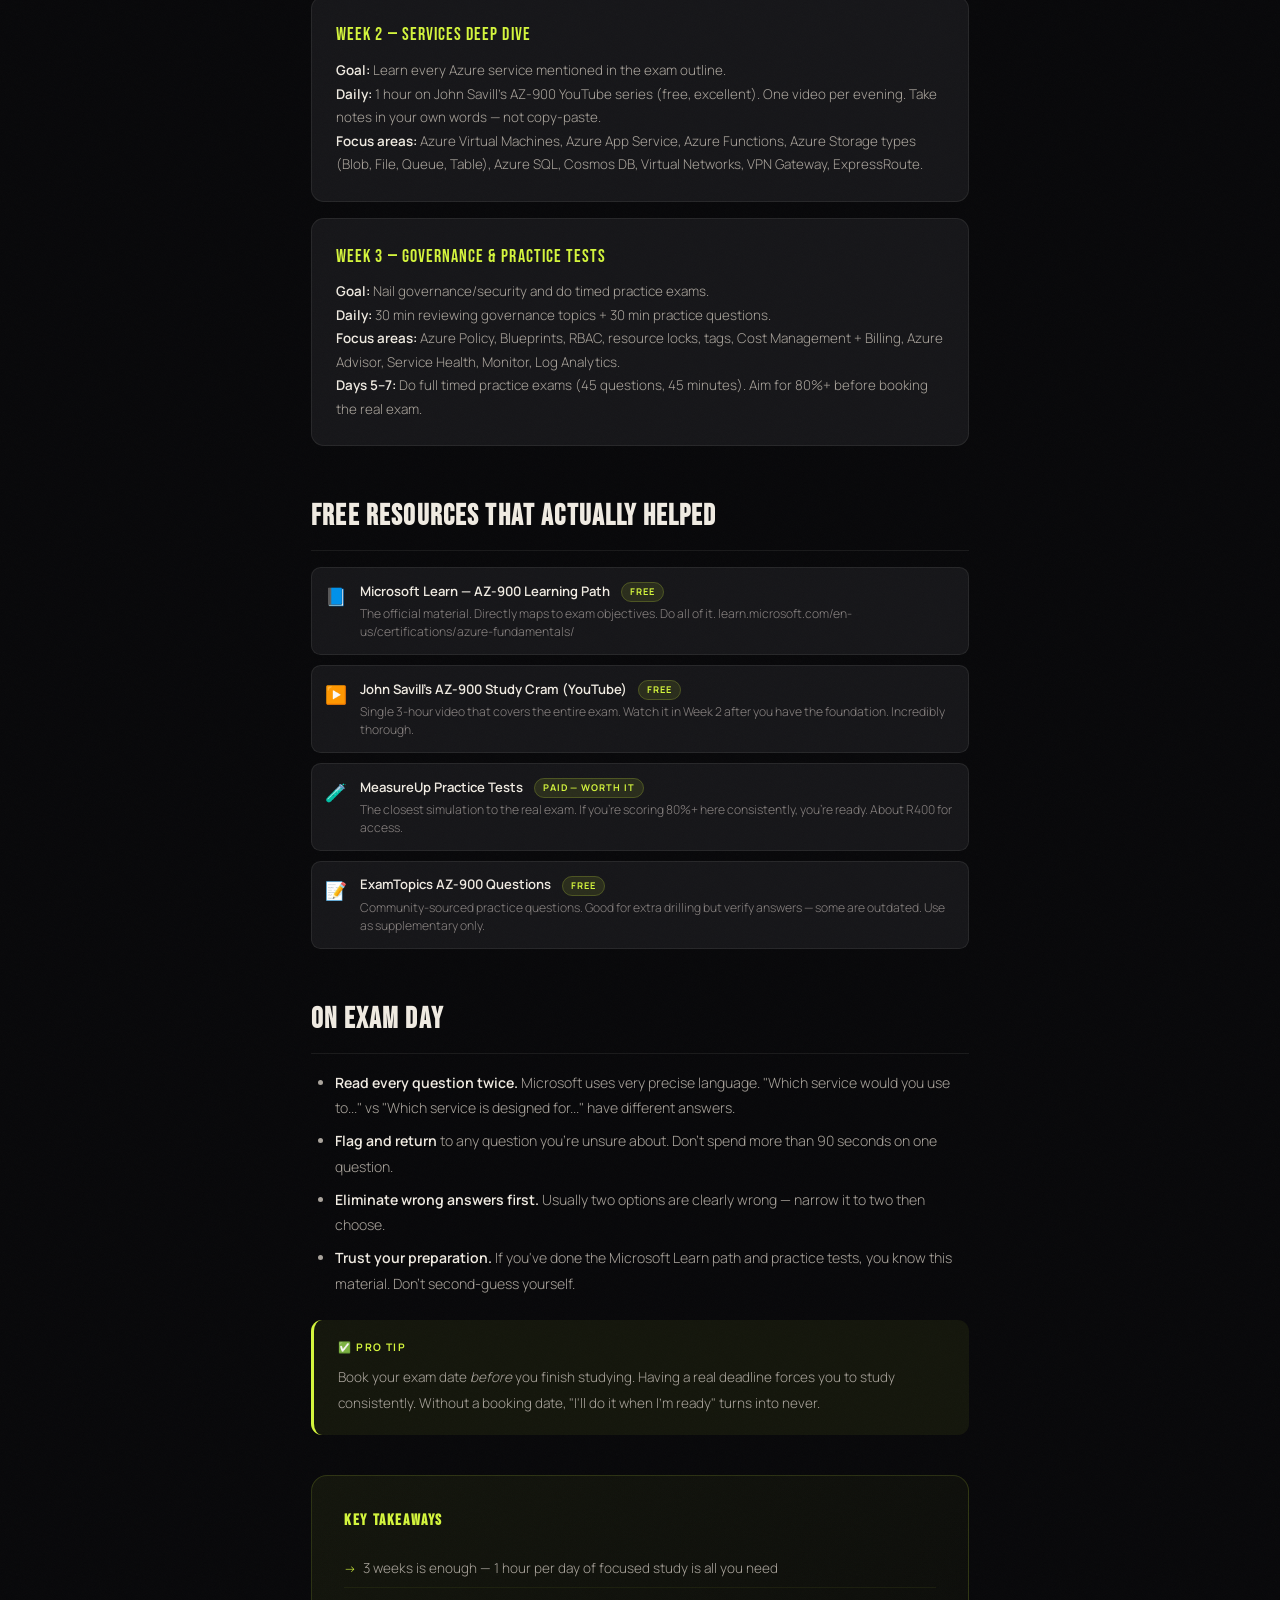
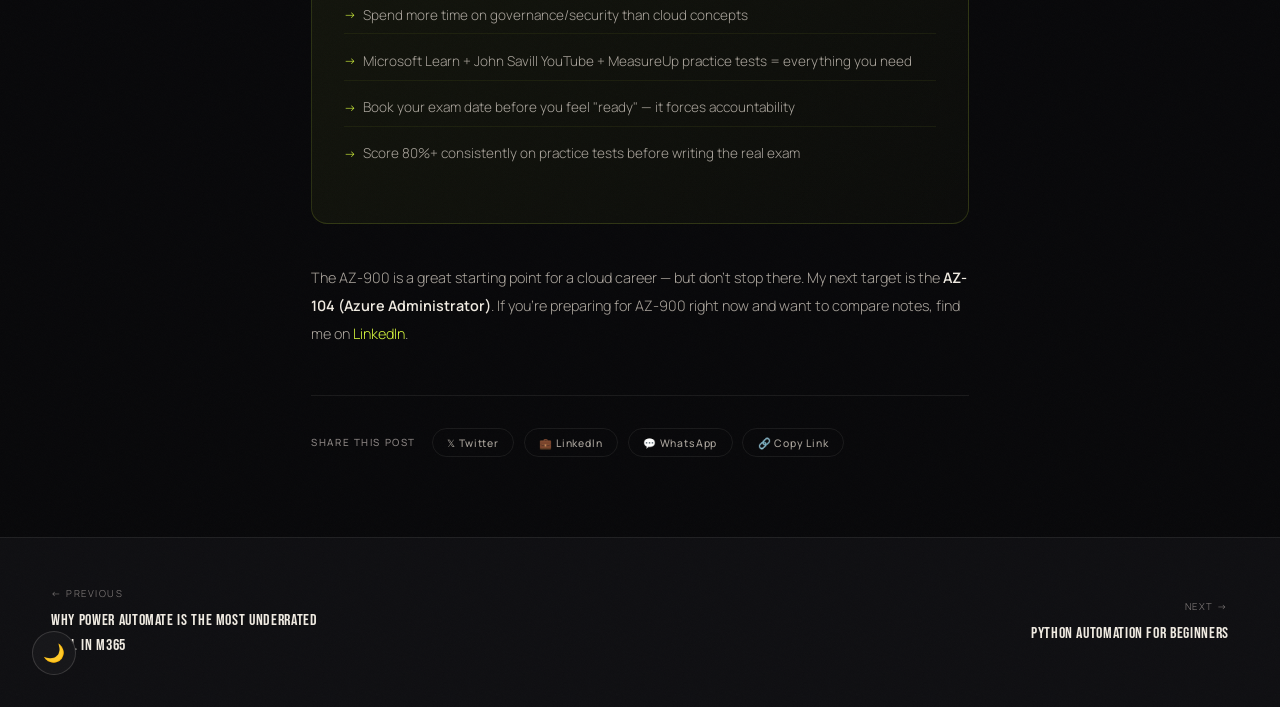
<file: post-az900-journey.html>
<!DOCTYPE html>
<html lang="en">
<head>
<meta charset="UTF-8"/><meta name="viewport" content="width=device-width,initial-scale=1.0"/>
<title>How I Passed Azure AZ-900 in 3 Weeks While Working Full Time — Mashudu Ramoba</title>
<link rel="preconnect" href="https://fonts.googleapis.com"/>
<link href="https://fonts.googleapis.com/css2?family=Bebas+Neue&family=Instrument+Serif:ital@0;1&family=Manrope:wght@300;400;500;600;700&display=swap" rel="stylesheet"/>
<link rel="stylesheet" href="style.css"/>
<style>
.post-hero{padding:calc(var(--nav-h) + 4rem) 4% 4rem;background:var(--ink2);border-bottom:1px solid var(--border);position:relative;overflow:hidden}
.post-hero::before{content:"AZ900";position:absolute;font-family:var(--fd);font-size:22vw;line-height:.9;color:var(--paper);opacity:.03;right:-2vw;bottom:-3vw;pointer-events:none;letter-spacing:.04em}
.post-hero-inner{max-width:820px;position:relative;z-index:1}
.post-back{display:inline-flex;align-items:center;gap:.5rem;font-size:.65rem;letter-spacing:.14em;text-transform:uppercase;color:var(--mist);font-weight:500;margin-bottom:2rem;transition:color .2s}
.post-back:hover{color:var(--acid)}
.post-hero-meta{display:flex;align-items:center;gap:.7rem;flex-wrap:wrap;margin-bottom:1.2rem}
.post-cat{font-size:.6rem;font-weight:700;letter-spacing:.14em;text-transform:uppercase;padding:.2rem .6rem;border-radius:1rem;background:rgba(200,169,110,.08);color:var(--gold);border:1px solid rgba(200,169,110,.15)}
.post-date,.post-read-time{font-size:.62rem;color:var(--mist)}
.post-hero-title{font-family:var(--fd);font-size:clamp(2rem,5vw,4rem);letter-spacing:.03em;line-height:.95;color:var(--paper);margin-bottom:1.2rem}
.post-hero-excerpt{font-size:.95rem;color:var(--mist2);line-height:1.85;max-width:680px}
.post-author-row{display:flex;align-items:center;gap:.8rem;margin-top:2rem;padding-top:1.5rem;border-top:1px solid var(--border)}
.post-avatar{width:40px;height:40px;border-radius:50%;background:var(--acid);color:var(--ink);display:flex;align-items:center;justify-content:center;font-family:var(--fd);font-size:.9rem;flex-shrink:0}
.author-name{font-size:.82rem;font-weight:600;color:var(--paper)}
.author-meta{font-size:.65rem;color:var(--mist);letter-spacing:.06em}
.post-article{max-width:760px;margin:0 auto;padding:5rem 4%}
.post-article h2{font-family:var(--fd);font-size:1.8rem;letter-spacing:.04em;color:var(--paper);margin:3rem 0 1rem;padding-bottom:.6rem;border-bottom:1px solid var(--border)}
.post-article h3{font-family:var(--fd);font-size:1.3rem;letter-spacing:.04em;color:var(--paper);margin:2rem 0 .8rem}
.post-article p{font-size:.9rem;color:var(--mist2);line-height:1.92;margin-bottom:1.2rem}
.post-article p strong{color:var(--paper);font-weight:600}
.post-article ul,.post-article ol{margin:0 0 1.2rem 1.5rem;display:flex;flex-direction:column;gap:.5rem}
.post-article li{font-size:.88rem;color:var(--mist2);line-height:1.8}
.post-article li strong{color:var(--paper);font-weight:600}
.callout{border-radius:.7rem;padding:1.2rem 1.5rem;margin:1.5rem 0;border-left:3px solid}
.callout-tip{background:rgba(212,245,60,.06);border-color:var(--acid)}
.callout-warn{background:rgba(245,158,11,.06);border-color:#f59e0b}
.callout-info{background:rgba(59,191,252,.06);border-color:#3bbffc}
.callout-title{font-size:.65rem;font-weight:700;letter-spacing:.14em;text-transform:uppercase;margin-bottom:.5rem}
.callout-tip .callout-title{color:var(--acid)}
.callout-warn .callout-title{color:#f59e0b}
.callout-info .callout-title{color:#3bbffc}
.callout p{margin-bottom:0;font-size:.85rem}
.week-block{background:var(--ink3);border:1px solid var(--border);border-radius:.8rem;padding:1.5rem;margin:1rem 0}
.week-title{font-family:var(--fd);font-size:1.1rem;letter-spacing:.06em;color:var(--acid);margin-bottom:.6rem}
.week-block p{font-size:.84rem;color:var(--mist2);margin-bottom:0;line-height:1.75}
.resource-list{display:flex;flex-direction:column;gap:.6rem;margin:1rem 0}
.resource{display:flex;align-items:flex-start;gap:.8rem;padding:.8rem;background:var(--ink3);border:1px solid var(--border);border-radius:.6rem}
.resource-icon{font-size:1.1rem;flex-shrink:0;margin-top:.1rem}
.resource-body{}
.resource-name{font-size:.82rem;font-weight:600;color:var(--paper);margin-bottom:.2rem}
.resource-desc{font-size:.76rem;color:var(--mist);line-height:1.5}
.resource-tag{font-size:.58rem;font-weight:700;letter-spacing:.1em;text-transform:uppercase;padding:.15rem .5rem;border-radius:1rem;background:rgba(212,245,60,.1);color:var(--acid);border:1px solid rgba(212,245,60,.2);margin-left:.5rem}
.key-takeaway{background:linear-gradient(135deg,rgba(212,245,60,.06),rgba(212,245,60,.02));border:1px solid rgba(212,245,60,.15);border-radius:1rem;padding:2rem;margin:2.5rem 0}
.key-takeaway h4{font-family:var(--fd);font-size:1rem;letter-spacing:.1em;color:var(--acid);margin-bottom:1rem}
.key-takeaway ul{margin-left:0;list-style:none}
.key-takeaway li{padding:.4rem 0 .4rem 1.2rem;position:relative;font-size:.85rem;color:var(--mist2);border-bottom:1px solid rgba(212,245,60,.06)}
.key-takeaway li:last-child{border-bottom:none}
.key-takeaway li::before{content:'→';position:absolute;left:0;color:var(--acid);font-size:.75rem;top:.5rem}
.post-nav{display:flex;justify-content:space-between;align-items:center;padding:3rem 4%;border-top:1px solid var(--border);background:var(--ink2);flex-wrap:wrap;gap:1rem}
.pnl{display:flex;flex-direction:column;gap:.4rem;max-width:280px}
.pnl-label{font-size:.6rem;letter-spacing:.16em;text-transform:uppercase;color:var(--mist)}
.pnl-title{font-family:var(--fd);font-size:1rem;letter-spacing:.04em;color:var(--paper);transition:color .2s}
.pnl:hover .pnl-title{color:var(--acid)}
</style>
</head>
<body>
<div id="reading-bar"></div>
<div id="scroll-progress"></div>
<nav id="nav">
  <a href="index.html" class="nl"><div class="nl-badge">MR</div><div class="nl-text"><span class="nl-name">Mashudu Ramoba</span><span class="nl-role">Software Developer</span></div></a>
  <div class="nl-links"><a href="index.html">Home</a><a href="about.html">About</a><a href="experience.html">Experience</a><a href="projects.html">Projects</a><a href="blog.html">Blog</a><a href="certifications.html">Certs</a><a href="contact.html">Contact</a></div>
  <div class="nl-r"><div class="nl-avail"><span class="pdot"></span>Available</div><button class="nl-hire" onclick="location.href='contact.html'">Hire Me</button><button class="nl-ham" id="ham"><span></span><span></span><span></span></button></div>
</nav>
<div id="drawer"><a href="index.html" onclick="closeDrawer()">Home</a><a href="about.html" onclick="closeDrawer()">About</a><a href="experience.html" onclick="closeDrawer()">Experience</a><a href="projects.html" onclick="closeDrawer()">Projects</a><a href="blog.html" onclick="closeDrawer()">Blog</a><a href="certifications.html" onclick="closeDrawer()">Certifications</a><a href="contact.html" onclick="closeDrawer()">Contact</a></div>

<div class="post-hero">
  <div class="post-hero-inner">
    <a href="blog.html" class="post-back">← Back to Blog</a>
    <div class="post-hero-meta">
      <span class="post-cat">Personal</span>
      <span class="post-date">22 February 2025</span>
      <span class="post-read-time">· 5 min read</span>
    </div>
    <h1 class="post-hero-title">How I Passed Azure AZ-900 in 3 Weeks While Working Full Time</h1>
    <p class="post-hero-excerpt">The AZ-900 is labelled "entry level" but it still took real preparation. Here's my exact study plan, the free resources that actually helped, and what to focus on if you're writing the exam soon.</p>
    <div class="post-author-row">
      <div class="post-avatar">MR</div>
      <div><div class="author-name">Mashudu Ramoba</div><div class="author-meta">Microsoft Azure Fundamentals (AZ-900) · Certified 2024</div></div>
    </div>
  </div>
</div>

<article class="post-article rv">

  <p>When I decided to get the AZ-900, I was already working full time as an developer at Landis+Gyr (now EYKON Utility Solutions). I had evenings and weekends — that's it. Three weeks later I walked out of the exam centre with a pass. Here's exactly how I did it.</p>

  <h2>What the AZ-900 Actually Covers</h2>
  <p>The exam has four main domains — and they're not equally weighted. Focus your time accordingly:</p>
  <ul>
    <li><strong>Describe cloud concepts (25–30%)</strong> — IaaS vs PaaS vs SaaS, shared responsibility model, high availability, scalability, elasticity, CapEx vs OpEx.</li>
    <li><strong>Describe Azure architecture and services (35–40%)</strong> — core services: Compute, Networking, Storage, Databases. Azure regions, availability zones, resource groups.</li>
    <li><strong>Describe Azure management and governance (30–35%)</strong> — Azure Cost Management, Azure Policy, RBAC, Microsoft Defender for Cloud, Azure Monitor.</li>
  </ul>

  <div class="callout callout-warn">
    <div class="callout-title">⚠️ Don't Make This Mistake</div>
    <p>Most people over-study cloud concepts (the easy section) and under-study management and governance (the hardest section). Flip that ratio. Governance and security questions will make or break your score.</p>
  </div>

  <h2>My 3-Week Study Plan</h2>

  <div class="week-block">
    <div class="week-title">Week 1 — Foundation</div>
    <p><strong>Goal:</strong> Understand cloud fundamentals and Azure's core architecture.<br/>
    <strong>Daily:</strong> 1 hour on Microsoft Learn — work through the AZ-900 learning path from start to finish. Don't skip anything, even if it seems obvious.<br/>
    <strong>End of week:</strong> Take a free practice test (MeasureUp or Whizlabs). Don't worry about your score — identify which domains you're weakest in.</p>
  </div>

  <div class="week-block">
    <div class="week-title">Week 2 — Services Deep Dive</div>
    <p><strong>Goal:</strong> Learn every Azure service mentioned in the exam outline.<br/>
    <strong>Daily:</strong> 1 hour on John Savill's AZ-900 YouTube series (free, excellent). One video per evening. Take notes in your own words — not copy-paste.<br/>
    <strong>Focus areas:</strong> Azure Virtual Machines, Azure App Service, Azure Functions, Azure Storage types (Blob, File, Queue, Table), Azure SQL, Cosmos DB, Virtual Networks, VPN Gateway, ExpressRoute.</p>
  </div>

  <div class="week-block">
    <div class="week-title">Week 3 — Governance & Practice Tests</div>
    <p><strong>Goal:</strong> Nail governance/security and do timed practice exams.<br/>
    <strong>Daily:</strong> 30 min reviewing governance topics + 30 min practice questions.<br/>
    <strong>Focus areas:</strong> Azure Policy, Blueprints, RBAC, resource locks, tags, Cost Management + Billing, Azure Advisor, Service Health, Monitor, Log Analytics.<br/>
    <strong>Days 5–7:</strong> Do full timed practice exams (45 questions, 45 minutes). Aim for 80%+ before booking the real exam.</p>
  </div>

  <h2>Free Resources That Actually Helped</h2>
  <div class="resource-list">
    <div class="resource">
      <span class="resource-icon">📘</span>
      <div class="resource-body">
        <div class="resource-name">Microsoft Learn — AZ-900 Learning Path <span class="resource-tag">Free</span></div>
        <div class="resource-desc">The official material. Directly maps to exam objectives. Do all of it. learn.microsoft.com/en-us/certifications/azure-fundamentals/</div>
      </div>
    </div>
    <div class="resource">
      <span class="resource-icon">▶️</span>
      <div class="resource-body">
        <div class="resource-name">John Savill's AZ-900 Study Cram (YouTube) <span class="resource-tag">Free</span></div>
        <div class="resource-desc">Single 3-hour video that covers the entire exam. Watch it in Week 2 after you have the foundation. Incredibly thorough.</div>
      </div>
    </div>
    <div class="resource">
      <span class="resource-icon">🧪</span>
      <div class="resource-body">
        <div class="resource-name">MeasureUp Practice Tests <span class="resource-tag">Paid — Worth It</span></div>
        <div class="resource-desc">The closest simulation to the real exam. If you're scoring 80%+ here consistently, you're ready. About R400 for access.</div>
      </div>
    </div>
    <div class="resource">
      <span class="resource-icon">📝</span>
      <div class="resource-body">
        <div class="resource-name">ExamTopics AZ-900 Questions <span class="resource-tag">Free</span></div>
        <div class="resource-desc">Community-sourced practice questions. Good for extra drilling but verify answers — some are outdated. Use as supplementary only.</div>
      </div>
    </div>
  </div>

  <h2>On Exam Day</h2>
  <ul>
    <li><strong>Read every question twice.</strong> Microsoft uses very precise language. "Which service would you use to..." vs "Which service is designed for..." have different answers.</li>
    <li><strong>Flag and return</strong> to any question you're unsure about. Don't spend more than 90 seconds on one question.</li>
    <li><strong>Eliminate wrong answers first.</strong> Usually two options are clearly wrong — narrow it to two then choose.</li>
    <li><strong>Trust your preparation.</strong> If you've done the Microsoft Learn path and practice tests, you know this material. Don't second-guess yourself.</li>
  </ul>

  <div class="callout callout-tip">
    <div class="callout-title">✅ Pro Tip</div>
    <p>Book your exam date <em>before</em> you finish studying. Having a real deadline forces you to study consistently. Without a booking date, "I'll do it when I'm ready" turns into never.</p>
  </div>

  <div class="key-takeaway">
    <h4>KEY TAKEAWAYS</h4>
    <ul>
      <li>3 weeks is enough — 1 hour per day of focused study is all you need</li>
      <li>Spend more time on governance/security than cloud concepts</li>
      <li>Microsoft Learn + John Savill YouTube + MeasureUp practice tests = everything you need</li>
      <li>Book your exam date before you feel "ready" — it forces accountability</li>
      <li>Score 80%+ consistently on practice tests before writing the real exam</li>
    </ul>
  </div>

  <p>The AZ-900 is a great starting point for a cloud career — but don't stop there. My next target is the <strong>AZ-104 (Azure Administrator)</strong>. If you're preparing for AZ-900 right now and want to compare notes, find me on <a href="https://www.linkedin.com/in/mashudu-ramoba-b692972a3" style="color:var(--acid)">LinkedIn</a>.</p>

<div class="share-row">
  <span class="share-label">Share this post</span>
  <button class="share-btn tw" onclick="sharePost('twitter')">𝕏 Twitter</button>
  <button class="share-btn li" onclick="sharePost('linkedin')">💼 LinkedIn</button>
  <button class="share-btn wa" onclick="sharePost('whatsapp')">💬 WhatsApp</button>
  <button class="share-btn cp" onclick="sharePost('copy')">🔗 Copy Link</button>
</div>
</article>

<div class="post-nav">
  <a href="post-power-automate-2025.html" class="pnl"><span class="pnl-label">← Previous</span><span class="pnl-title">Why Power Automate is the Most Underrated Tool in M365</span></a>
  <a href="post-python-automation.html" class="pnl" style="text-align:right"><span class="pnl-label">Next →</span><span class="pnl-title">Python Automation for Beginners</span></a>
</div>

<button id="btt" onclick="window.scrollTo({top:0,behavior:'smooth'})">↑</button>
<button id="theme-btn" onclick="toggleTheme()">🌙</button>
<script src="main.js"></script>
</body></html>
</file>
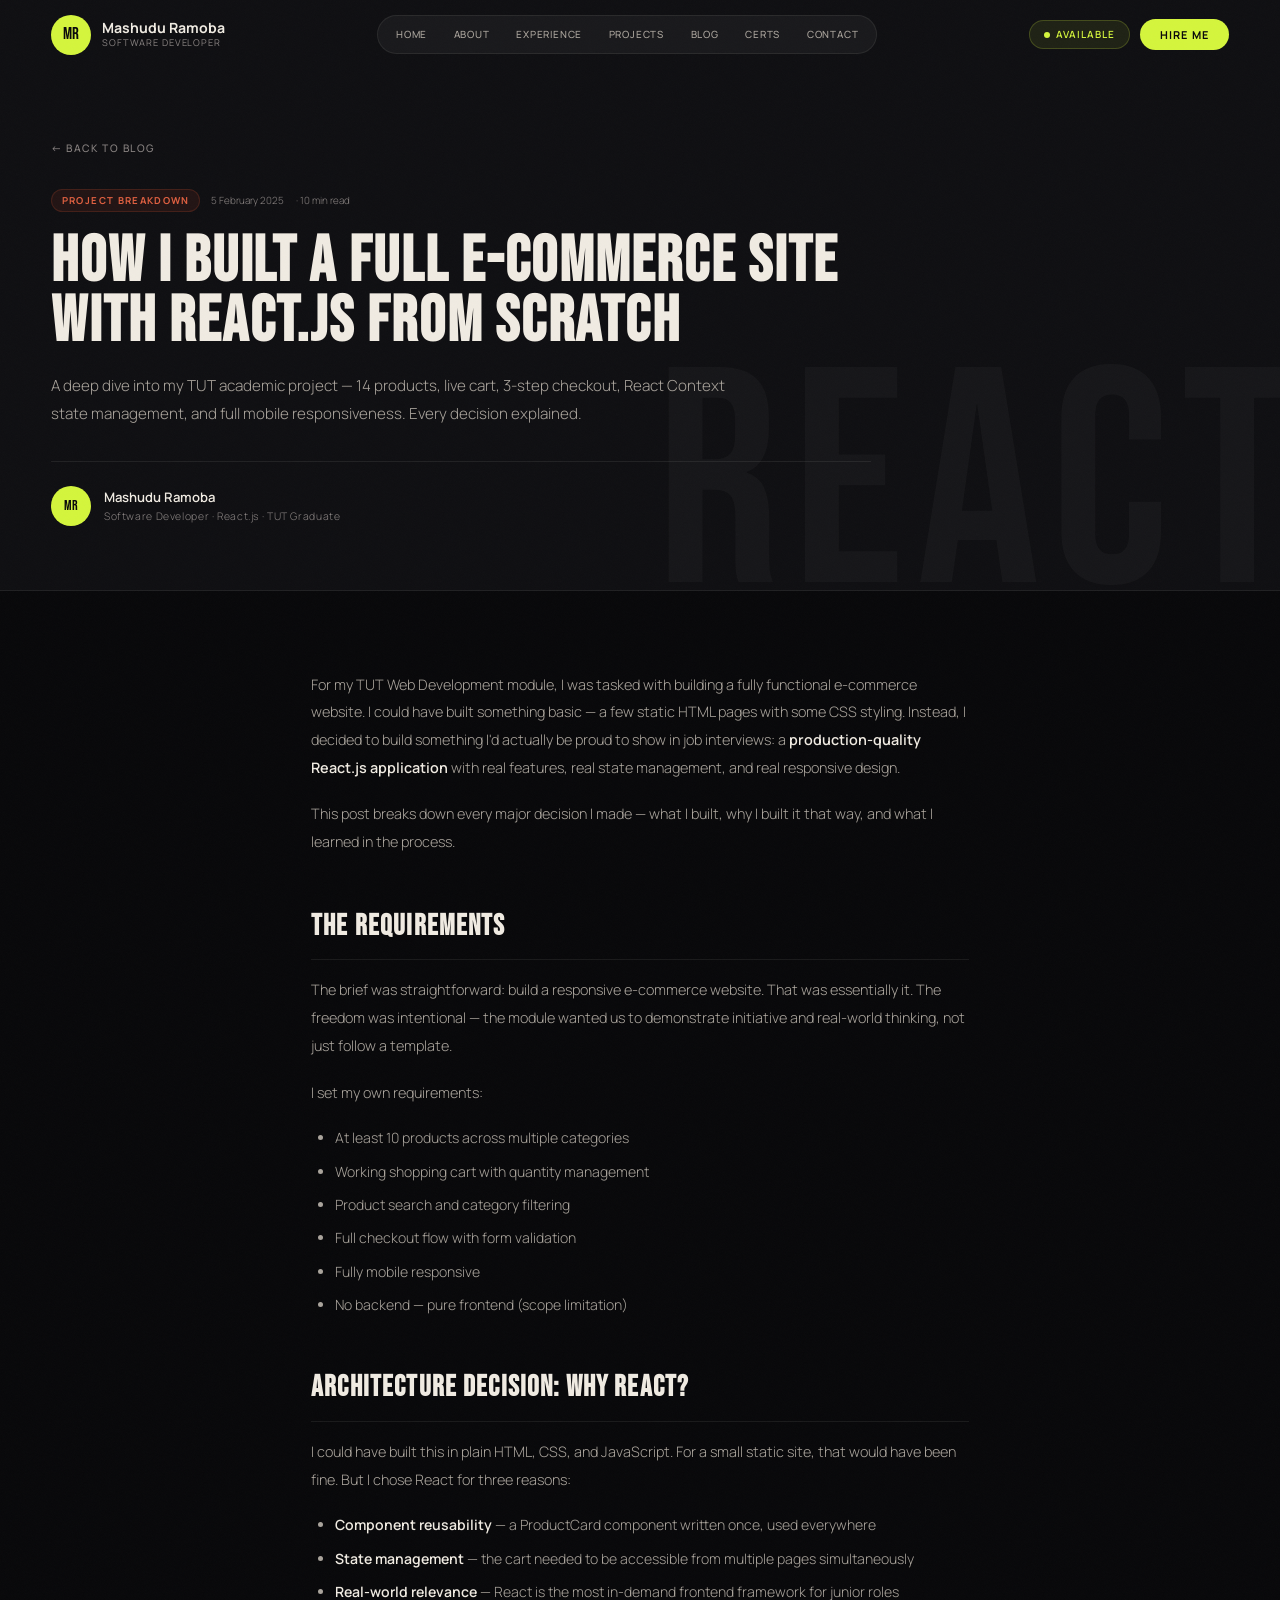
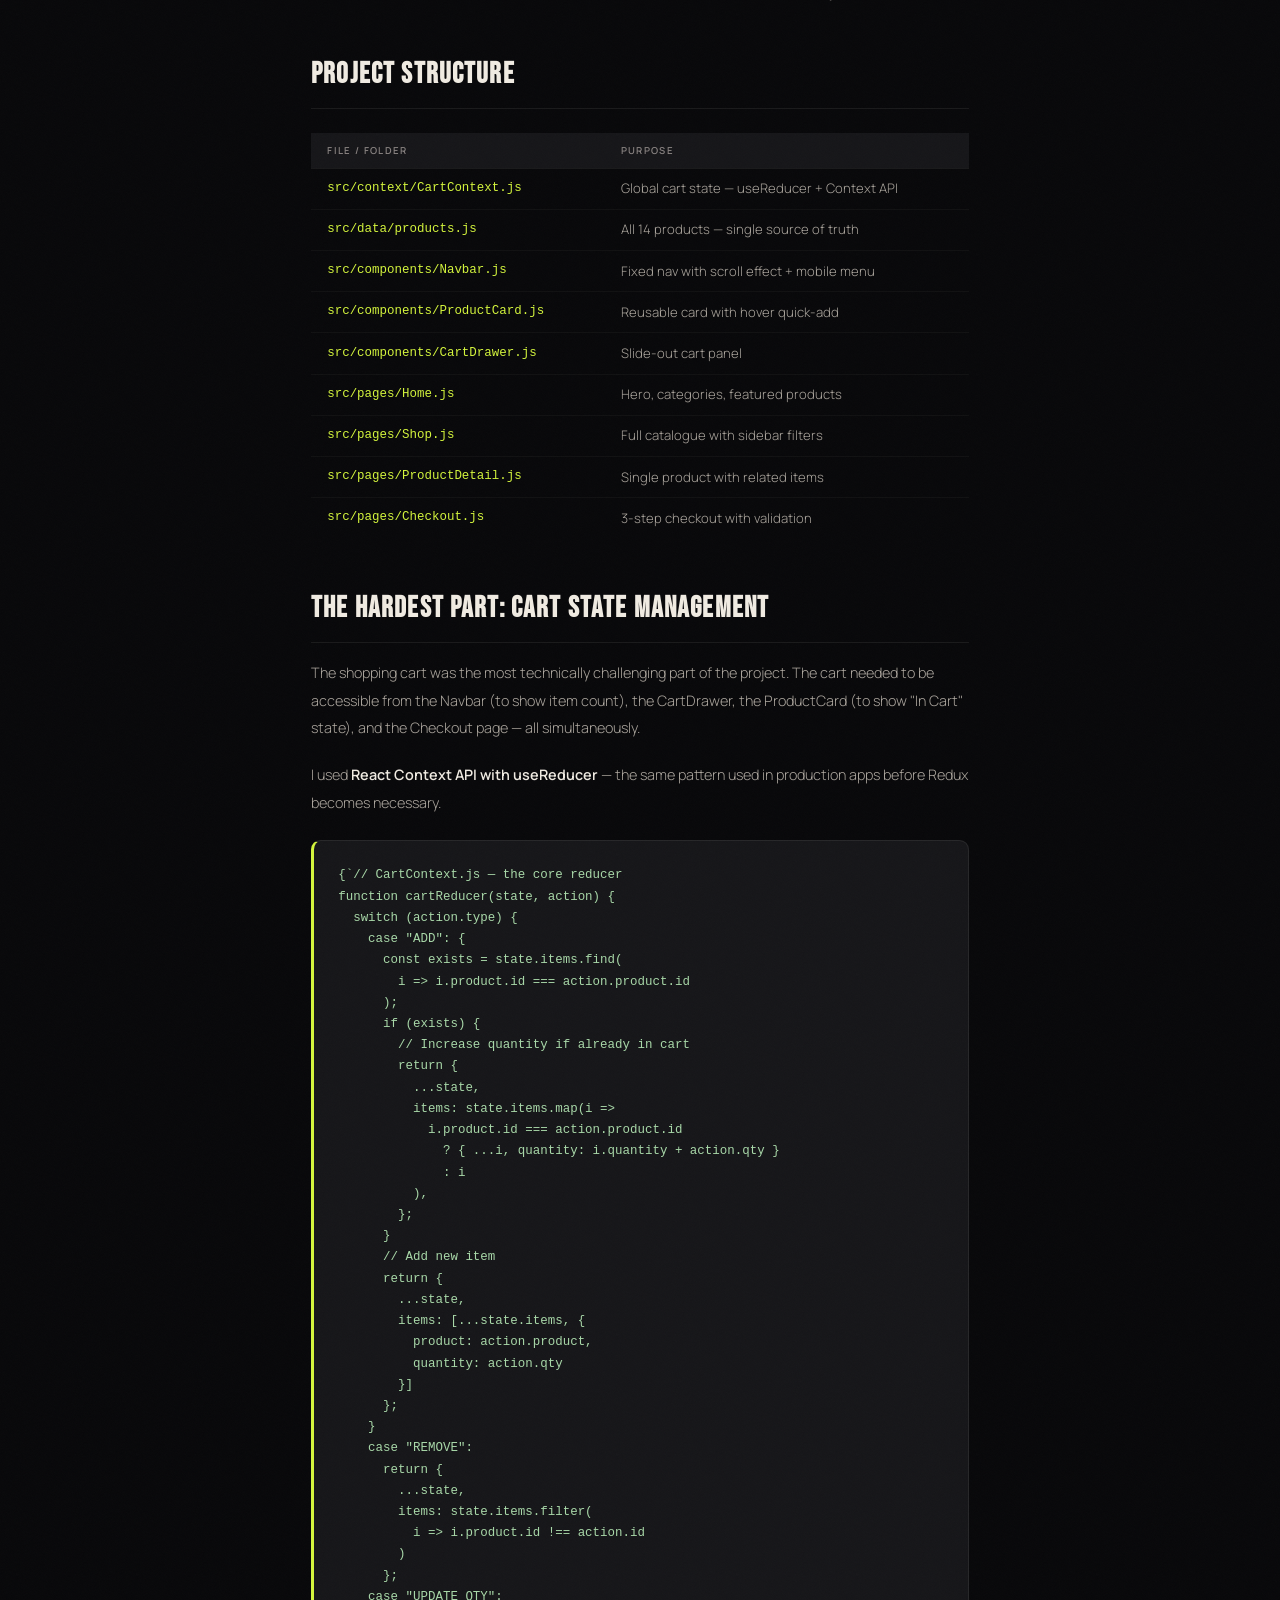
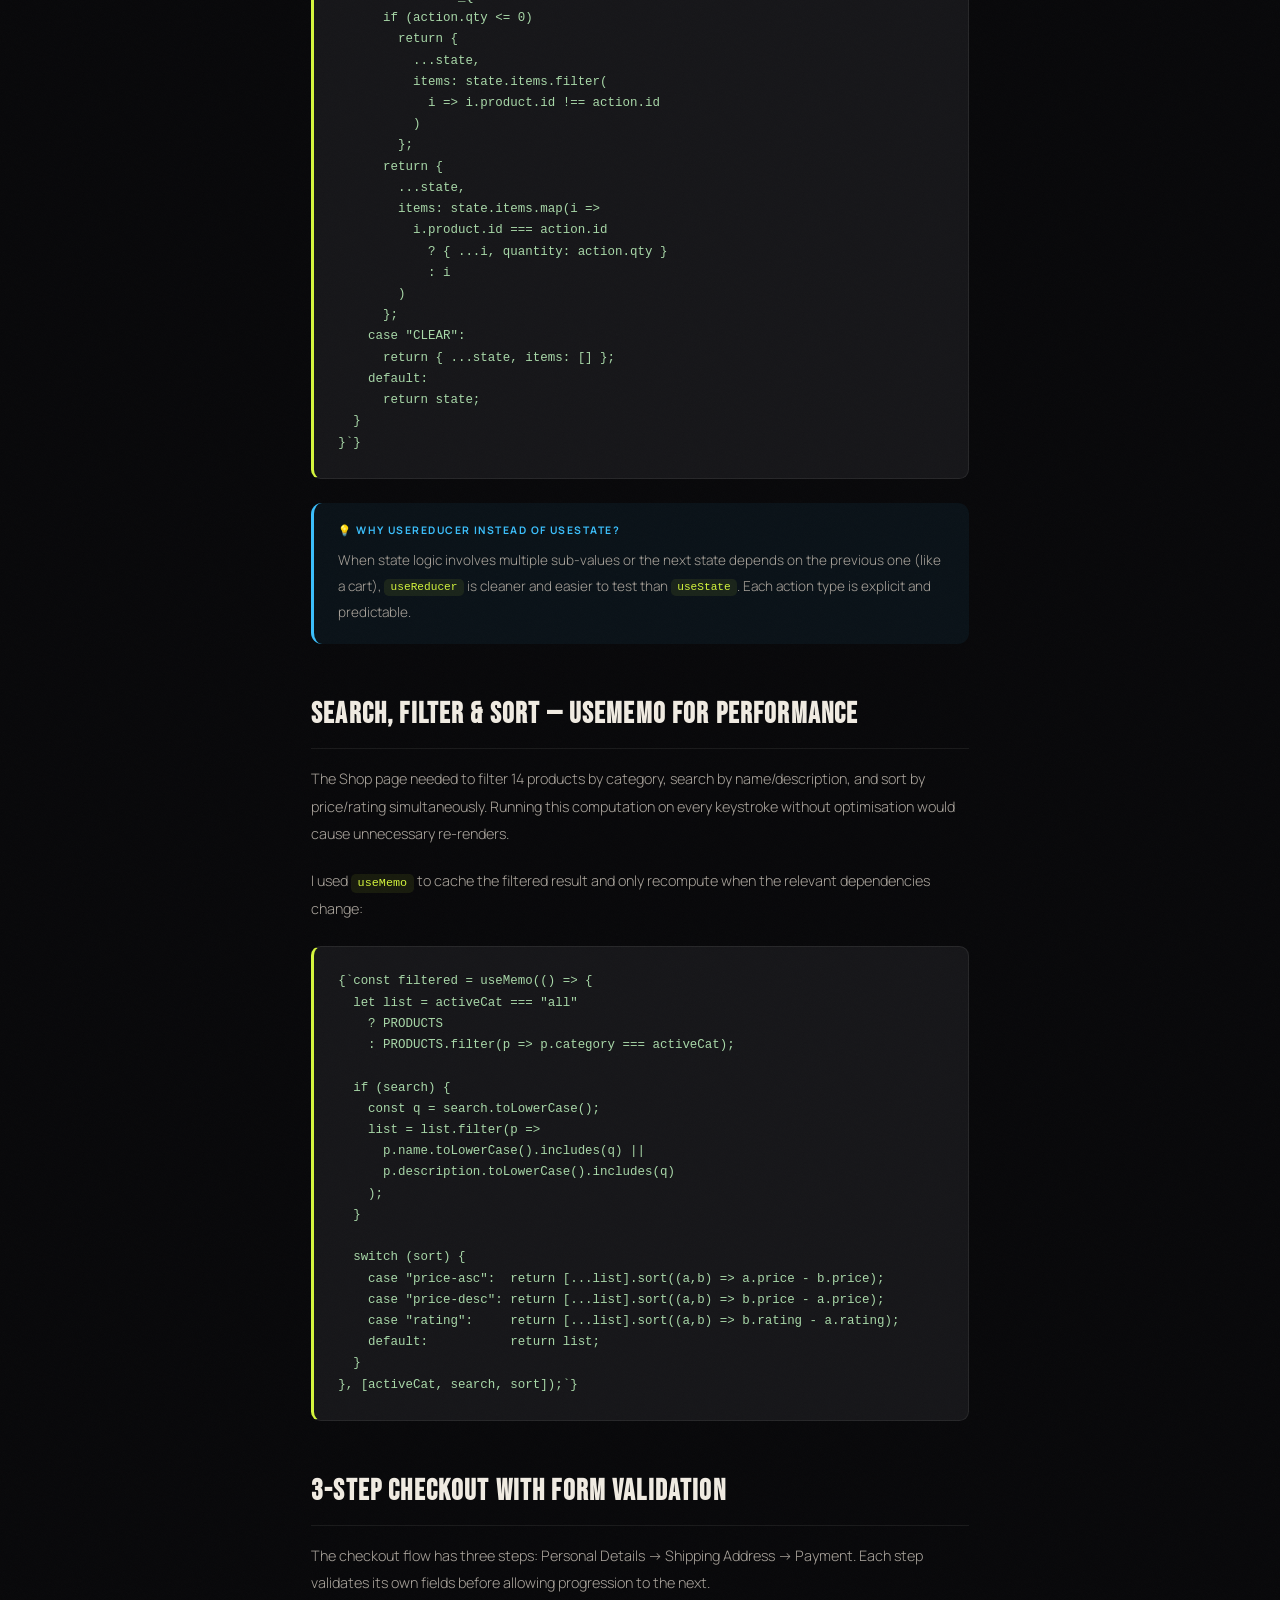
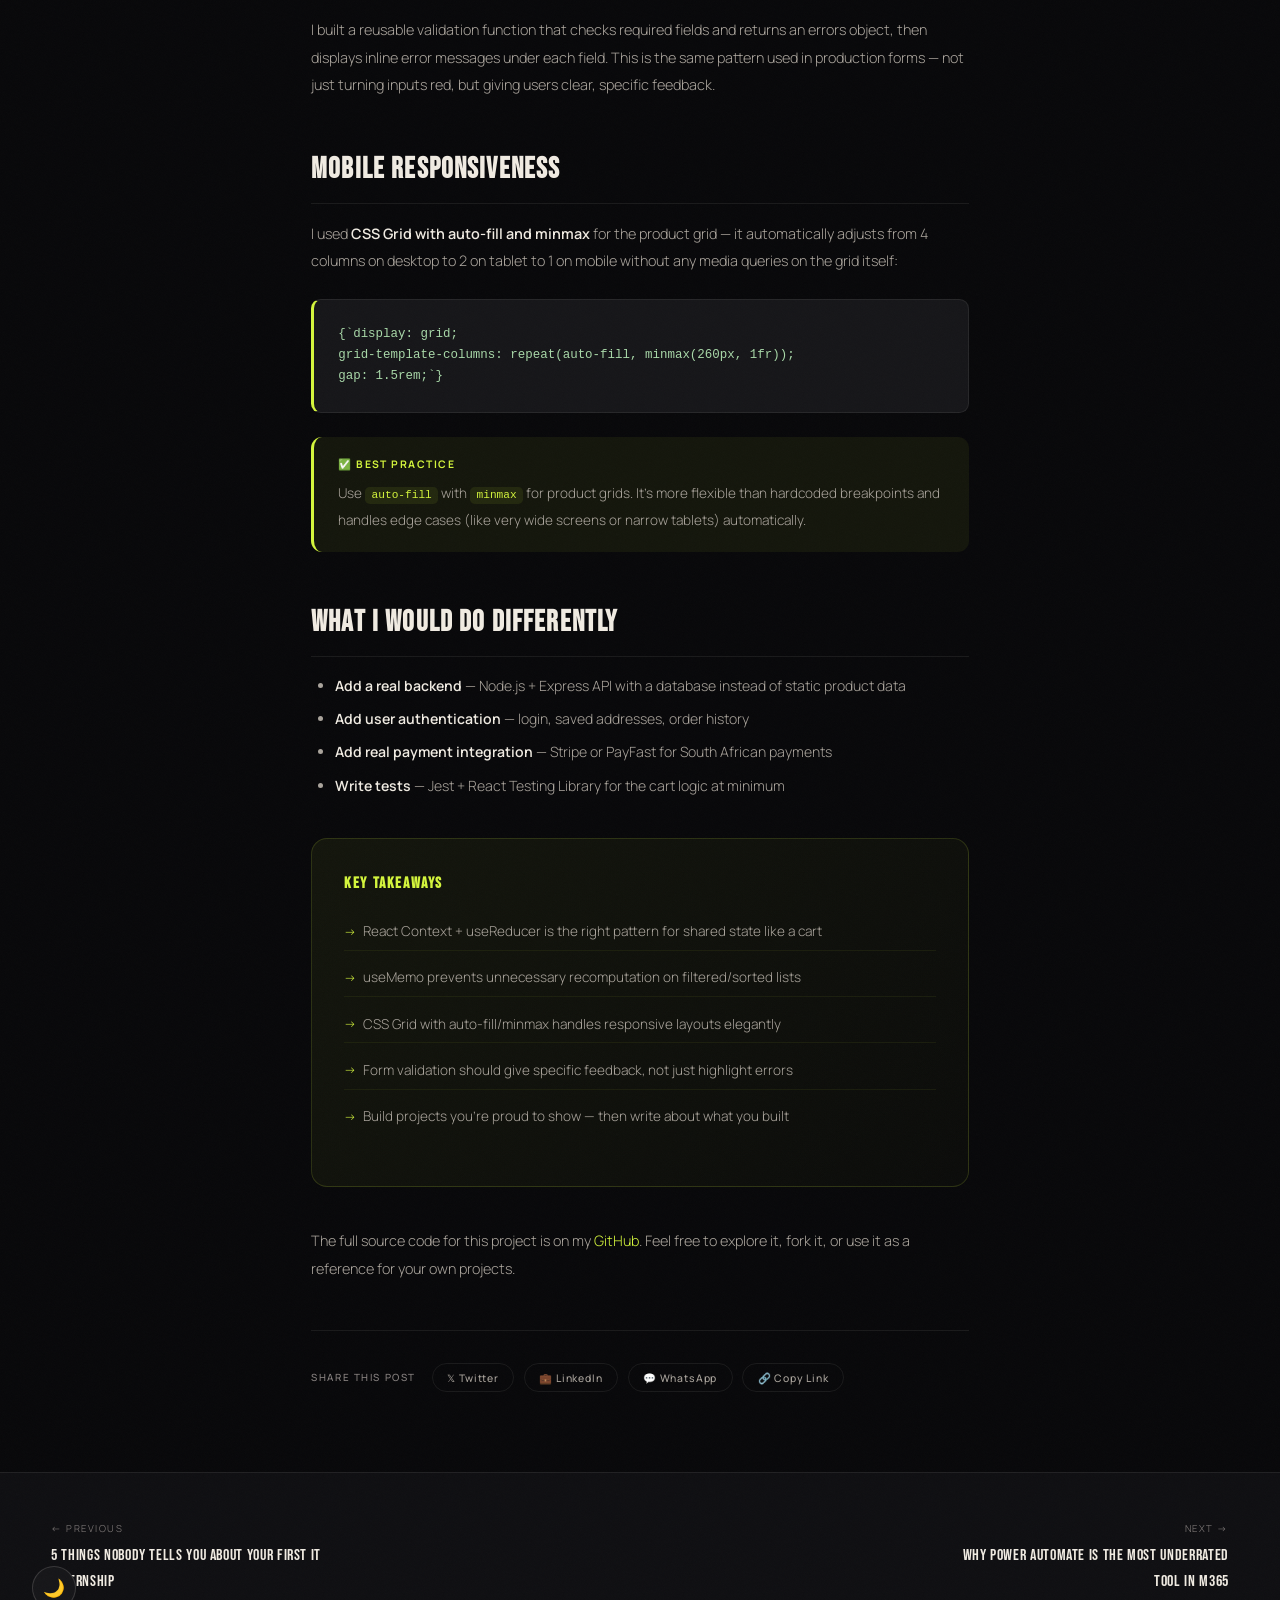
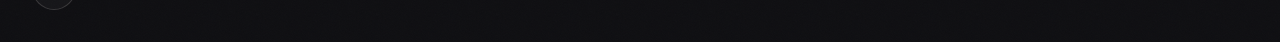
<file: post-ecommerce-breakdown.html>
<!DOCTYPE html>
<html lang="en">
<head>
<meta charset="UTF-8"/><meta name="viewport" content="width=device-width,initial-scale=1.0"/>
<title>How I Built a Full E-Commerce Site with React.js — Mashudu Ramoba</title>
<link rel="preconnect" href="https://fonts.googleapis.com"/>
<link href="https://fonts.googleapis.com/css2?family=Bebas+Neue&family=Instrument+Serif:ital@0;1&family=Manrope:wght@300;400;500;600;700&display=swap" rel="stylesheet"/>
<link rel="stylesheet" href="style.css"/>
<style>
.post-hero{padding:calc(var(--nav-h) + 4rem) 4% 4rem;background:var(--ink2);border-bottom:1px solid var(--border);position:relative;overflow:hidden}
.post-hero::before{content:"REACT";position:absolute;font-family:var(--fd);font-size:24vw;line-height:.9;color:var(--paper);opacity:.03;right:-2vw;bottom:-3vw;pointer-events:none;letter-spacing:.04em}
.post-hero-inner{max-width:820px;position:relative;z-index:1}
.post-back{display:inline-flex;align-items:center;gap:.5rem;font-size:.65rem;letter-spacing:.14em;text-transform:uppercase;color:var(--mist);font-weight:500;margin-bottom:2rem;transition:color .2s}
.post-back:hover{color:var(--acid)}
.post-hero-meta{display:flex;align-items:center;gap:.7rem;flex-wrap:wrap;margin-bottom:1.2rem}
.post-cat{font-size:.6rem;font-weight:700;letter-spacing:.14em;text-transform:uppercase;padding:.2rem .6rem;border-radius:1rem;background:rgba(201,75,47,.1);color:#e06040;border:1px solid rgba(201,75,47,.2)}
.post-date,.post-read-time{font-size:.62rem;color:var(--mist)}
.post-hero-title{font-family:var(--fd);font-size:clamp(2rem,5vw,4rem);letter-spacing:.03em;line-height:.95;color:var(--paper);margin-bottom:1.2rem}
.post-hero-excerpt{font-size:.95rem;color:var(--mist2);line-height:1.85;max-width:680px}
.post-author-row{display:flex;align-items:center;gap:.8rem;margin-top:2rem;padding-top:1.5rem;border-top:1px solid var(--border)}
.post-avatar{width:40px;height:40px;border-radius:50%;background:var(--acid);color:var(--ink);display:flex;align-items:center;justify-content:center;font-family:var(--fd);font-size:.9rem;flex-shrink:0}
.author-name{font-size:.82rem;font-weight:600;color:var(--paper)}
.author-meta{font-size:.65rem;color:var(--mist);letter-spacing:.06em}
.post-article{max-width:760px;margin:0 auto;padding:5rem 4%}
.post-article h2{font-family:var(--fd);font-size:1.8rem;letter-spacing:.04em;color:var(--paper);margin:3rem 0 1rem;padding-bottom:.6rem;border-bottom:1px solid var(--border)}
.post-article h3{font-family:var(--fd);font-size:1.3rem;letter-spacing:.04em;color:var(--paper);margin:2rem 0 .8rem}
.post-article p{font-size:.9rem;color:var(--mist2);line-height:1.92;margin-bottom:1.2rem}
.post-article p strong{color:var(--paper);font-weight:600}
.post-article ul,.post-article ol{margin:0 0 1.2rem 1.5rem;display:flex;flex-direction:column;gap:.5rem}
.post-article li{font-size:.88rem;color:var(--mist2);line-height:1.8}
.post-article li strong{color:var(--paper);font-weight:600}
.post-article pre{background:var(--ink3);border:1px solid var(--border);border-left:3px solid var(--acid);border-radius:.6rem;padding:1.5rem;overflow-x:auto;margin:1.5rem 0;font-family:'Courier New',monospace;font-size:.78rem;line-height:1.7;color:#a8d8a8}
.post-article code{background:rgba(212,245,60,.08);color:var(--acid);font-family:'Courier New',monospace;font-size:.82em;padding:.15rem .4rem;border-radius:.3rem}
.post-article pre code{background:transparent;color:#a8d8a8;padding:0}
.callout{border-radius:.7rem;padding:1.2rem 1.5rem;margin:1.5rem 0;border-left:3px solid}
.callout-tip{background:rgba(212,245,60,.06);border-color:var(--acid)}
.callout-info{background:rgba(59,191,252,.06);border-color:#3bbffc}
.callout-warn{background:rgba(245,158,11,.06);border-color:#f59e0b}
.callout-title{font-size:.65rem;font-weight:700;letter-spacing:.14em;text-transform:uppercase;margin-bottom:.5rem}
.callout-tip .callout-title{color:var(--acid)}
.callout-info .callout-title{color:#3bbffc}
.callout-warn .callout-title{color:#f59e0b}
.callout p{margin-bottom:0;font-size:.85rem}
.key-takeaway{background:linear-gradient(135deg,rgba(212,245,60,.06),rgba(212,245,60,.02));border:1px solid rgba(212,245,60,.15);border-radius:1rem;padding:2rem;margin:2.5rem 0}
.key-takeaway h4{font-family:var(--fd);font-size:1rem;letter-spacing:.1em;color:var(--acid);margin-bottom:1rem}
.key-takeaway ul{margin-left:0;list-style:none}
.key-takeaway li{padding:.4rem 0 .4rem 1.2rem;position:relative;font-size:.85rem;color:var(--mist2);border-bottom:1px solid rgba(212,245,60,.06)}
.key-takeaway li:last-child{border-bottom:none}
.key-takeaway li::before{content:'→';position:absolute;left:0;color:var(--acid);font-size:.75rem;top:.5rem}
.post-nav{display:flex;justify-content:space-between;align-items:center;padding:3rem 4%;border-top:1px solid var(--border);background:var(--ink2);flex-wrap:wrap;gap:1rem}
.pnl{display:flex;flex-direction:column;gap:.4rem;max-width:280px}
.pnl-label{font-size:.6rem;letter-spacing:.16em;text-transform:uppercase;color:var(--mist)}
.pnl-title{font-family:var(--fd);font-size:1rem;letter-spacing:.04em;color:var(--paper);transition:color .2s}
.pnl:hover .pnl-title{color:var(--acid)}
.arch-table{width:100%;border-collapse:collapse;margin:1.5rem 0;font-size:.82rem}
.arch-table th{padding:.6rem 1rem;text-align:left;font-size:.6rem;letter-spacing:.14em;text-transform:uppercase;color:var(--mist);font-weight:600;border-bottom:1px solid var(--border);background:var(--ink3)}
.arch-table td{padding:.6rem 1rem;border-bottom:1px solid rgba(240,235,226,.04);color:var(--mist2)}
.arch-table td:first-child{color:var(--acid);font-family:'Courier New',monospace;font-size:.78rem}
.arch-table tr:last-child td{border-bottom:none}
</style>
</head>
<body>
<div id="reading-bar"></div>
<div id="scroll-progress"></div>
<nav id="nav">
  <a href="index.html" class="nl"><div class="nl-badge">MR</div><div class="nl-text"><span class="nl-name">Mashudu Ramoba</span><span class="nl-role">Software Developer</span></div></a>
  <div class="nl-links"><a href="index.html">Home</a><a href="about.html">About</a><a href="experience.html">Experience</a><a href="projects.html">Projects</a><a href="blog.html">Blog</a><a href="certifications.html">Certs</a><a href="contact.html">Contact</a></div>
  <div class="nl-r"><div class="nl-avail"><span class="pdot"></span>Available</div><button class="nl-hire" onclick="location.href='contact.html'">Hire Me</button><button class="nl-ham" id="ham"><span></span><span></span><span></span></button></div>
</nav>
<div id="drawer"><a href="index.html" onclick="closeDrawer()">Home</a><a href="about.html" onclick="closeDrawer()">About</a><a href="experience.html" onclick="closeDrawer()">Experience</a><a href="projects.html" onclick="closeDrawer()">Projects</a><a href="blog.html" onclick="closeDrawer()">Blog</a><a href="certifications.html" onclick="closeDrawer()">Certifications</a><a href="contact.html" onclick="closeDrawer()">Contact</a></div>

<div class="post-hero">
  <div class="post-hero-inner">
    <a href="blog.html" class="post-back">← Back to Blog</a>
    <div class="post-hero-meta">
      <span class="post-cat">Project Breakdown</span>
      <span class="post-date">5 February 2025</span>
      <span class="post-read-time">· 10 min read</span>
    </div>
    <h1 class="post-hero-title">How I Built a Full E-Commerce Site with React.js From Scratch</h1>
    <p class="post-hero-excerpt">A deep dive into my TUT academic project — 14 products, live cart, 3-step checkout, React Context state management, and full mobile responsiveness. Every decision explained.</p>
    <div class="post-author-row">
      <div class="post-avatar">MR</div>
      <div><div class="author-name">Mashudu Ramoba</div><div class="author-meta">Software Developer · React.js · TUT Graduate</div></div>
    </div>
  </div>
</div>

<article class="post-article rv">

  <p>For my TUT Web Development module, I was tasked with building a fully functional e-commerce website. I could have built something basic — a few static HTML pages with some CSS styling. Instead, I decided to build something I'd actually be proud to show in job interviews: a <strong>production-quality React.js application</strong> with real features, real state management, and real responsive design.</p>
  <p>This post breaks down every major decision I made — what I built, why I built it that way, and what I learned in the process.</p>

  <h2>The Requirements</h2>
  <p>The brief was straightforward: build a responsive e-commerce website. That was essentially it. The freedom was intentional — the module wanted us to demonstrate initiative and real-world thinking, not just follow a template.</p>
  <p>I set my own requirements:</p>
  <ul>
    <li>At least 10 products across multiple categories</li>
    <li>Working shopping cart with quantity management</li>
    <li>Product search and category filtering</li>
    <li>Full checkout flow with form validation</li>
    <li>Fully mobile responsive</li>
    <li>No backend — pure frontend (scope limitation)</li>
  </ul>

  <h2>Architecture Decision: Why React?</h2>
  <p>I could have built this in plain HTML, CSS, and JavaScript. For a small static site, that would have been fine. But I chose React for three reasons:</p>
  <ul>
    <li><strong>Component reusability</strong> — a ProductCard component written once, used everywhere</li>
    <li><strong>State management</strong> — the cart needed to be accessible from multiple pages simultaneously</li>
    <li><strong>Real-world relevance</strong> — React is the most in-demand frontend framework for junior roles</li>
  </ul>

  <h2>Project Structure</h2>
  <table class="arch-table">
    <thead><tr><th>File / Folder</th><th>Purpose</th></tr></thead>
    <tbody>
      <tr><td>src/context/CartContext.js</td><td>Global cart state — useReducer + Context API</td></tr>
      <tr><td>src/data/products.js</td><td>All 14 products — single source of truth</td></tr>
      <tr><td>src/components/Navbar.js</td><td>Fixed nav with scroll effect + mobile menu</td></tr>
      <tr><td>src/components/ProductCard.js</td><td>Reusable card with hover quick-add</td></tr>
      <tr><td>src/components/CartDrawer.js</td><td>Slide-out cart panel</td></tr>
      <tr><td>src/pages/Home.js</td><td>Hero, categories, featured products</td></tr>
      <tr><td>src/pages/Shop.js</td><td>Full catalogue with sidebar filters</td></tr>
      <tr><td>src/pages/ProductDetail.js</td><td>Single product with related items</td></tr>
      <tr><td>src/pages/Checkout.js</td><td>3-step checkout with validation</td></tr>
    </tbody>
  </table>

  <h2>The Hardest Part: Cart State Management</h2>
  <p>The shopping cart was the most technically challenging part of the project. The cart needed to be accessible from the Navbar (to show item count), the CartDrawer, the ProductCard (to show "In Cart" state), and the Checkout page — all simultaneously.</p>
  <p>I used <strong>React Context API with useReducer</strong> — the same pattern used in production apps before Redux becomes necessary.</p>

  <pre>{`// CartContext.js — the core reducer
function cartReducer(state, action) {
  switch (action.type) {
    case "ADD": {
      const exists = state.items.find(
        i => i.product.id === action.product.id
      );
      if (exists) {
        // Increase quantity if already in cart
        return {
          ...state,
          items: state.items.map(i =>
            i.product.id === action.product.id
              ? { ...i, quantity: i.quantity + action.qty }
              : i
          ),
        };
      }
      // Add new item
      return {
        ...state,
        items: [...state.items, {
          product: action.product,
          quantity: action.qty
        }]
      };
    }
    case "REMOVE":
      return {
        ...state,
        items: state.items.filter(
          i => i.product.id !== action.id
        )
      };
    case "UPDATE_QTY":
      if (action.qty <= 0)
        return {
          ...state,
          items: state.items.filter(
            i => i.product.id !== action.id
          )
        };
      return {
        ...state,
        items: state.items.map(i =>
          i.product.id === action.id
            ? { ...i, quantity: action.qty }
            : i
        )
      };
    case "CLEAR":
      return { ...state, items: [] };
    default:
      return state;
  }
}`}</pre>

  <div class="callout callout-info">
    <div class="callout-title">💡 Why useReducer instead of useState?</div>
    <p>When state logic involves multiple sub-values or the next state depends on the previous one (like a cart), <code>useReducer</code> is cleaner and easier to test than <code>useState</code>. Each action type is explicit and predictable.</p>
  </div>

  <h2>Search, Filter & Sort — useMemo for Performance</h2>
  <p>The Shop page needed to filter 14 products by category, search by name/description, and sort by price/rating simultaneously. Running this computation on every keystroke without optimisation would cause unnecessary re-renders.</p>
  <p>I used <code>useMemo</code> to cache the filtered result and only recompute when the relevant dependencies change:</p>

  <pre>{`const filtered = useMemo(() => {
  let list = activeCat === "all"
    ? PRODUCTS
    : PRODUCTS.filter(p => p.category === activeCat);

  if (search) {
    const q = search.toLowerCase();
    list = list.filter(p =>
      p.name.toLowerCase().includes(q) ||
      p.description.toLowerCase().includes(q)
    );
  }

  switch (sort) {
    case "price-asc":  return [...list].sort((a,b) => a.price - b.price);
    case "price-desc": return [...list].sort((a,b) => b.price - a.price);
    case "rating":     return [...list].sort((a,b) => b.rating - a.rating);
    default:           return list;
  }
}, [activeCat, search, sort]);`}</pre>

  <h2>3-Step Checkout with Form Validation</h2>
  <p>The checkout flow has three steps: Personal Details → Shipping Address → Payment. Each step validates its own fields before allowing progression to the next.</p>
  <p>I built a reusable validation function that checks required fields and returns an errors object, then displays inline error messages under each field. This is the same pattern used in production forms — not just turning inputs red, but giving users clear, specific feedback.</p>

  <h2>Mobile Responsiveness</h2>
  <p>I used <strong>CSS Grid with auto-fill and minmax</strong> for the product grid — it automatically adjusts from 4 columns on desktop to 2 on tablet to 1 on mobile without any media queries on the grid itself:</p>
  <pre>{`display: grid;
grid-template-columns: repeat(auto-fill, minmax(260px, 1fr));
gap: 1.5rem;`}</pre>

  <div class="callout callout-tip">
    <div class="callout-title">✅ Best Practice</div>
    <p>Use <code>auto-fill</code> with <code>minmax</code> for product grids. It's more flexible than hardcoded breakpoints and handles edge cases (like very wide screens or narrow tablets) automatically.</p>
  </div>

  <h2>What I Would Do Differently</h2>
  <ul>
    <li><strong>Add a real backend</strong> — Node.js + Express API with a database instead of static product data</li>
    <li><strong>Add user authentication</strong> — login, saved addresses, order history</li>
    <li><strong>Add real payment integration</strong> — Stripe or PayFast for South African payments</li>
    <li><strong>Write tests</strong> — Jest + React Testing Library for the cart logic at minimum</li>
  </ul>

  <div class="key-takeaway">
    <h4>KEY TAKEAWAYS</h4>
    <ul>
      <li>React Context + useReducer is the right pattern for shared state like a cart</li>
      <li>useMemo prevents unnecessary recomputation on filtered/sorted lists</li>
      <li>CSS Grid with auto-fill/minmax handles responsive layouts elegantly</li>
      <li>Form validation should give specific feedback, not just highlight errors</li>
      <li>Build projects you're proud to show — then write about what you built</li>
    </ul>
  </div>

  <p>The full source code for this project is on my <a href="https://github.com/MashuduRamoba" style="color:var(--acid)">GitHub</a>. Feel free to explore it, fork it, or use it as a reference for your own projects.</p>

<div class="share-row">
  <span class="share-label">Share this post</span>
  <button class="share-btn tw" onclick="sharePost('twitter')">𝕏 Twitter</button>
  <button class="share-btn li" onclick="sharePost('linkedin')">💼 LinkedIn</button>
  <button class="share-btn wa" onclick="sharePost('whatsapp')">💬 WhatsApp</button>
  <button class="share-btn cp" onclick="sharePost('copy')">🔗 Copy Link</button>
</div>
</article>

<div class="post-nav">
  <a href="post-it-intern-lessons.html" class="pnl"><span class="pnl-label">← Previous</span><span class="pnl-title">5 Things Nobody Tells You About Your First IT Internship</span></a>
  <a href="post-power-automate-2025.html" class="pnl" style="text-align:right"><span class="pnl-label">Next →</span><span class="pnl-title">Why Power Automate is the Most Underrated Tool in M365</span></a>
</div>

<button id="btt" onclick="window.scrollTo({top:0,behavior:'smooth'})">↑</button>
<button id="theme-btn" onclick="toggleTheme()">🌙</button>
<script src="main.js"></script>
</body></html>
</file>
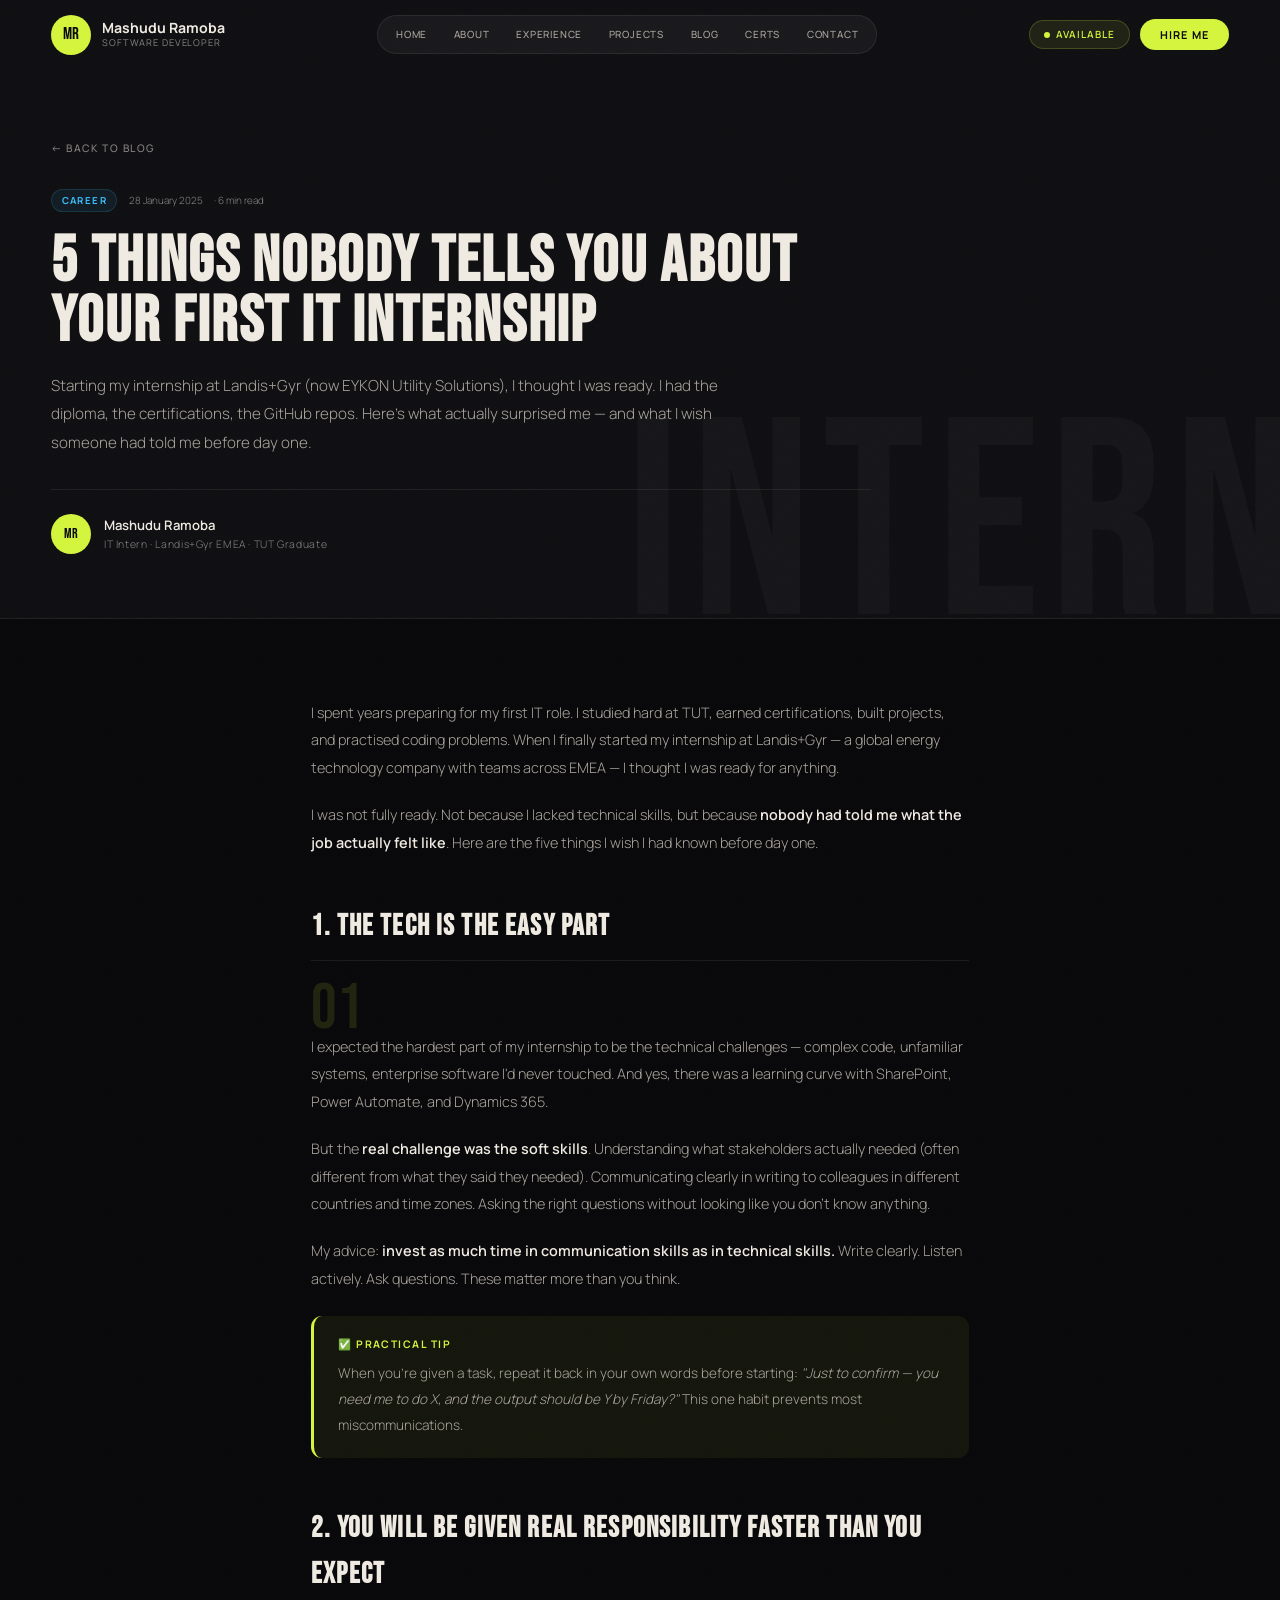
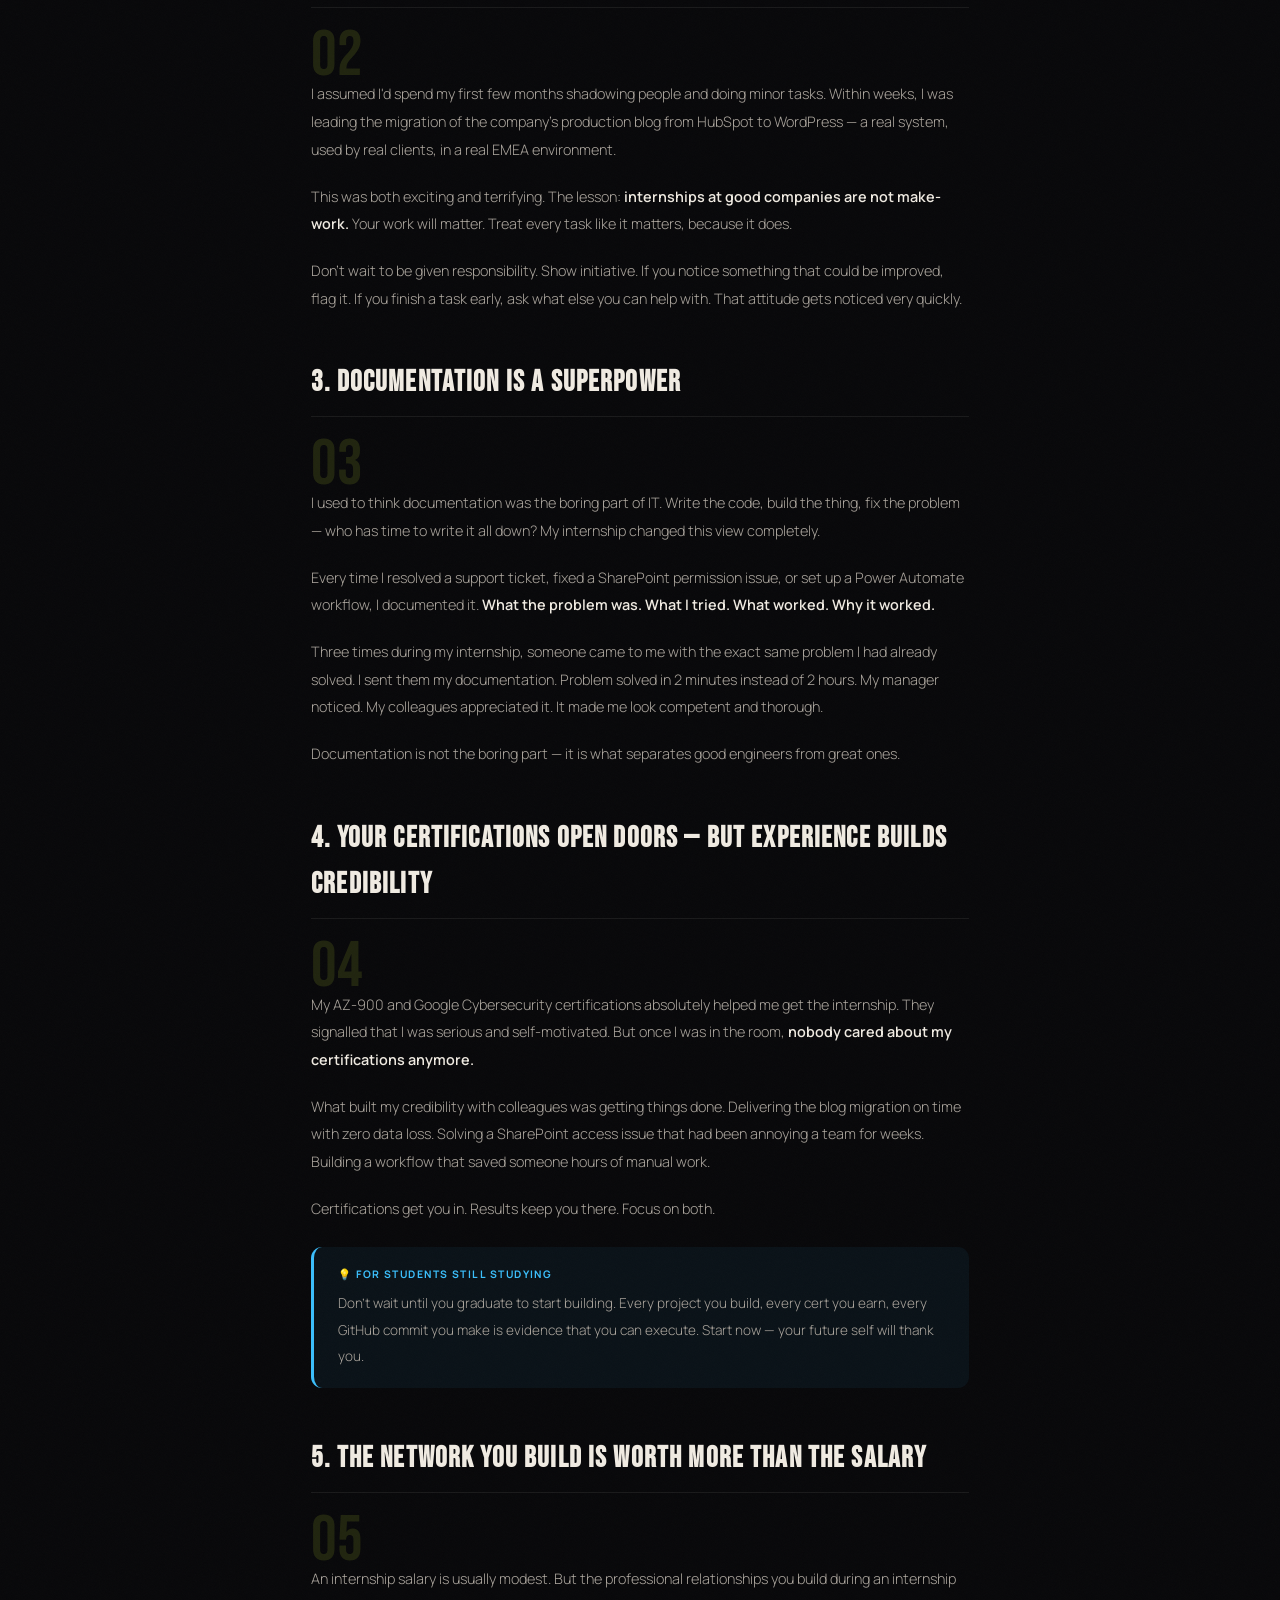
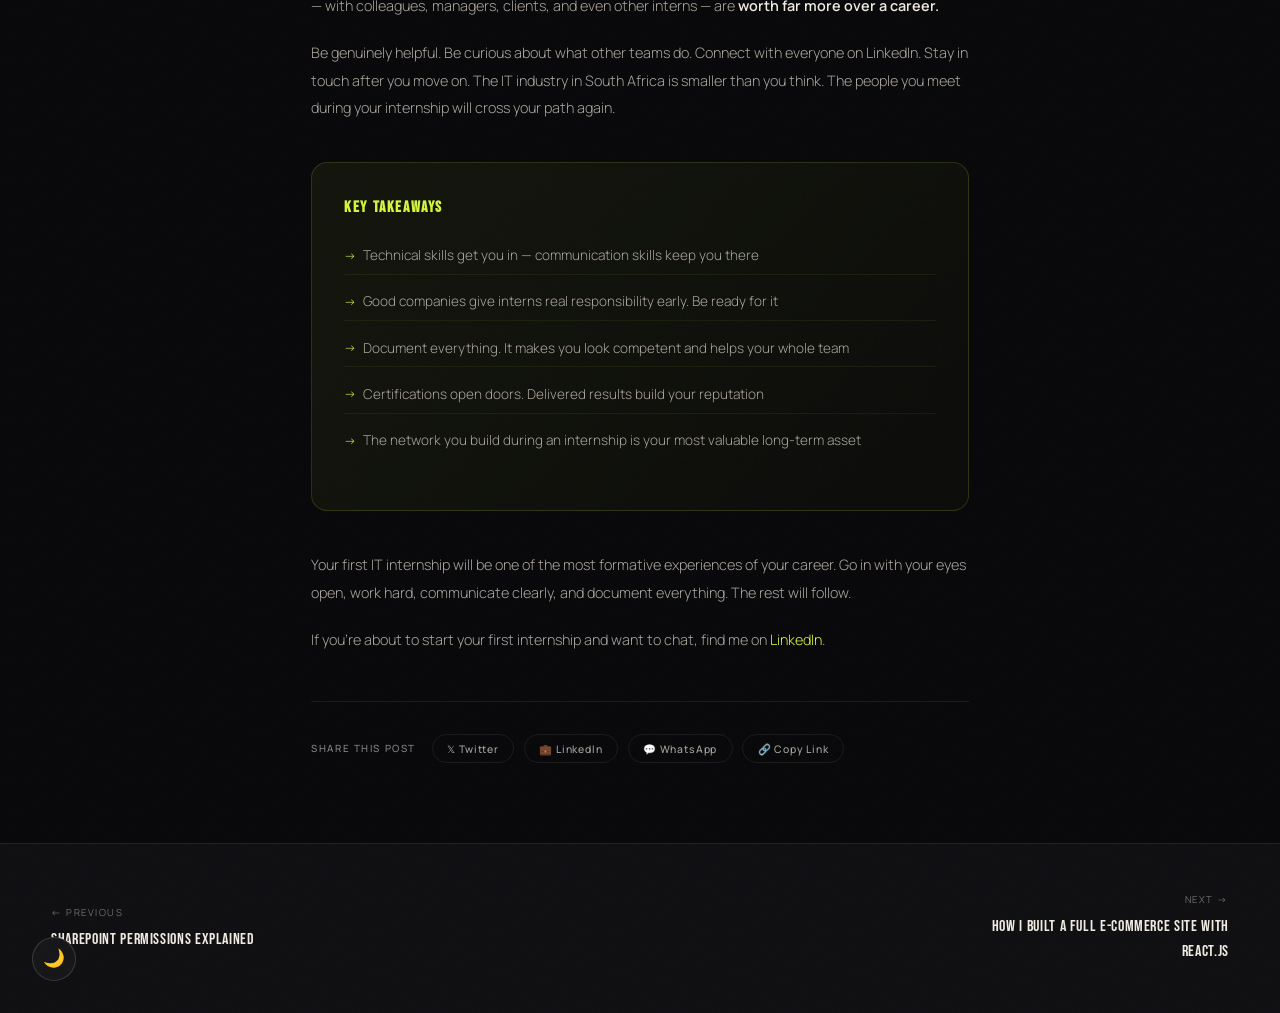
<file: post-it-intern-lessons.html>
<!DOCTYPE html>
<html lang="en">
<head>
<meta charset="UTF-8"/><meta name="viewport" content="width=device-width,initial-scale=1.0"/>
<title>5 Things Nobody Tells You About Your First IT Internship — Mashudu Ramoba</title>
<link rel="preconnect" href="https://fonts.googleapis.com"/>
<link href="https://fonts.googleapis.com/css2?family=Bebas+Neue&family=Instrument+Serif:ital@0;1&family=Manrope:wght@300;400;500;600;700&display=swap" rel="stylesheet"/>
<link rel="stylesheet" href="style.css"/>
<style>
.post-hero{padding:calc(var(--nav-h) + 4rem) 4% 4rem;background:var(--ink2);border-bottom:1px solid var(--border);position:relative;overflow:hidden}
.post-hero::before{content:"INTERN";position:absolute;font-family:var(--fd);font-size:22vw;line-height:.9;color:var(--paper);opacity:.03;right:-2vw;bottom:-3vw;pointer-events:none;letter-spacing:.04em}
.post-hero-inner{max-width:820px;position:relative;z-index:1}
.post-back{display:inline-flex;align-items:center;gap:.5rem;font-size:.65rem;letter-spacing:.14em;text-transform:uppercase;color:var(--mist);font-weight:500;margin-bottom:2rem;transition:color .2s}
.post-back:hover{color:var(--acid)}
.post-hero-meta{display:flex;align-items:center;gap:.7rem;flex-wrap:wrap;margin-bottom:1.2rem}
.post-cat{font-size:.6rem;font-weight:700;letter-spacing:.14em;text-transform:uppercase;padding:.2rem .6rem;border-radius:1rem;background:rgba(59,191,252,.08);color:#3bbffc;border:1px solid rgba(59,191,252,.15)}
.post-date,.post-read-time{font-size:.62rem;color:var(--mist)}
.post-hero-title{font-family:var(--fd);font-size:clamp(2rem,5vw,4rem);letter-spacing:.03em;line-height:.95;color:var(--paper);margin-bottom:1.2rem}
.post-hero-excerpt{font-size:.95rem;color:var(--mist2);line-height:1.85;max-width:680px}
.post-author-row{display:flex;align-items:center;gap:.8rem;margin-top:2rem;padding-top:1.5rem;border-top:1px solid var(--border)}
.post-avatar{width:40px;height:40px;border-radius:50%;background:var(--acid);color:var(--ink);display:flex;align-items:center;justify-content:center;font-family:var(--fd);font-size:.9rem;flex-shrink:0}
.author-name{font-size:.82rem;font-weight:600;color:var(--paper)}
.author-meta{font-size:.65rem;color:var(--mist);letter-spacing:.06em}
.post-article{max-width:760px;margin:0 auto;padding:5rem 4%}
.post-article h2{font-family:var(--fd);font-size:1.8rem;letter-spacing:.04em;color:var(--paper);margin:3rem 0 1rem;padding-bottom:.6rem;border-bottom:1px solid var(--border)}
.post-article p{font-size:.9rem;color:var(--mist2);line-height:1.92;margin-bottom:1.2rem}
.post-article p strong{color:var(--paper);font-weight:600}
.post-article ul,.post-article ol{margin:0 0 1.2rem 1.5rem;display:flex;flex-direction:column;gap:.5rem}
.post-article li{font-size:.88rem;color:var(--mist2);line-height:1.8}
.post-article li strong{color:var(--paper);font-weight:600}
.callout{border-radius:.7rem;padding:1.2rem 1.5rem;margin:1.5rem 0;border-left:3px solid}
.callout-tip{background:rgba(212,245,60,.06);border-color:var(--acid)}
.callout-info{background:rgba(59,191,252,.06);border-color:#3bbffc}
.callout-title{font-size:.65rem;font-weight:700;letter-spacing:.14em;text-transform:uppercase;margin-bottom:.5rem}
.callout-tip .callout-title{color:var(--acid)}
.callout-info .callout-title{color:#3bbffc}
.callout p{margin-bottom:0;font-size:.85rem}
.lesson-num{font-family:var(--fd);font-size:4rem;color:rgba(212,245,60,.12);line-height:1;margin-bottom:-.5rem}
.key-takeaway{background:linear-gradient(135deg,rgba(212,245,60,.06),rgba(212,245,60,.02));border:1px solid rgba(212,245,60,.15);border-radius:1rem;padding:2rem;margin:2.5rem 0}
.key-takeaway h4{font-family:var(--fd);font-size:1rem;letter-spacing:.1em;color:var(--acid);margin-bottom:1rem}
.key-takeaway ul{margin-left:0;list-style:none}
.key-takeaway li{padding:.4rem 0 .4rem 1.2rem;position:relative;font-size:.85rem;color:var(--mist2);border-bottom:1px solid rgba(212,245,60,.06)}
.key-takeaway li:last-child{border-bottom:none}
.key-takeaway li::before{content:'→';position:absolute;left:0;color:var(--acid);font-size:.75rem;top:.5rem}
.post-nav{display:flex;justify-content:space-between;align-items:center;padding:3rem 4%;border-top:1px solid var(--border);background:var(--ink2);flex-wrap:wrap;gap:1rem}
.pnl{display:flex;flex-direction:column;gap:.4rem;max-width:280px}
.pnl-label{font-size:.6rem;letter-spacing:.16em;text-transform:uppercase;color:var(--mist)}
.pnl-title{font-family:var(--fd);font-size:1rem;letter-spacing:.04em;color:var(--paper);transition:color .2s}
.pnl:hover .pnl-title{color:var(--acid)}
</style>
</head>
<body>
<div id="reading-bar"></div>
<div id="scroll-progress"></div>
<nav id="nav">
  <a href="index.html" class="nl"><div class="nl-badge">MR</div><div class="nl-text"><span class="nl-name">Mashudu Ramoba</span><span class="nl-role">Software Developer</span></div></a>
  <div class="nl-links"><a href="index.html">Home</a><a href="about.html">About</a><a href="experience.html">Experience</a><a href="projects.html">Projects</a><a href="blog.html">Blog</a><a href="certifications.html">Certs</a><a href="contact.html">Contact</a></div>
  <div class="nl-r"><div class="nl-avail"><span class="pdot"></span>Available</div><button class="nl-hire" onclick="location.href='contact.html'">Hire Me</button><button class="nl-ham" id="ham"><span></span><span></span><span></span></button></div>
</nav>
<div id="drawer"><a href="index.html" onclick="closeDrawer()">Home</a><a href="about.html" onclick="closeDrawer()">About</a><a href="experience.html" onclick="closeDrawer()">Experience</a><a href="projects.html" onclick="closeDrawer()">Projects</a><a href="blog.html" onclick="closeDrawer()">Blog</a><a href="certifications.html" onclick="closeDrawer()">Certifications</a><a href="contact.html" onclick="closeDrawer()">Contact</a></div>

<div class="post-hero">
  <div class="post-hero-inner">
    <a href="blog.html" class="post-back">← Back to Blog</a>
    <div class="post-hero-meta"><span class="post-cat">Career</span><span class="post-date">28 January 2025</span><span class="post-read-time">· 6 min read</span></div>
    <h1 class="post-hero-title">5 Things Nobody Tells You About Your First IT Internship</h1>
    <p class="post-hero-excerpt">Starting my internship at Landis+Gyr (now EYKON Utility Solutions), I thought I was ready. I had the diploma, the certifications, the GitHub repos. Here's what actually surprised me — and what I wish someone had told me before day one.</p>
    <div class="post-author-row"><div class="post-avatar">MR</div><div><div class="author-name">Mashudu Ramoba</div><div class="author-meta">IT Intern · Landis+Gyr EMEA · TUT Graduate</div></div></div>
  </div>
</div>

<article class="post-article rv">

  <p>I spent years preparing for my first IT role. I studied hard at TUT, earned certifications, built projects, and practised coding problems. When I finally started my internship at Landis+Gyr — a global energy technology company with teams across EMEA — I thought I was ready for anything.</p>
  <p>I was not fully ready. Not because I lacked technical skills, but because <strong>nobody had told me what the job actually felt like</strong>. Here are the five things I wish I had known before day one.</p>

  <h2>1. The Tech is the Easy Part</h2>
  <div class="lesson-num">01</div>
  <p>I expected the hardest part of my internship to be the technical challenges — complex code, unfamiliar systems, enterprise software I'd never touched. And yes, there was a learning curve with SharePoint, Power Automate, and Dynamics 365.</p>
  <p>But the <strong>real challenge was the soft skills</strong>. Understanding what stakeholders actually needed (often different from what they said they needed). Communicating clearly in writing to colleagues in different countries and time zones. Asking the right questions without looking like you don't know anything.</p>
  <p>My advice: <strong>invest as much time in communication skills as in technical skills.</strong> Write clearly. Listen actively. Ask questions. These matter more than you think.</p>

  <div class="callout callout-tip">
    <div class="callout-title">✅ Practical Tip</div>
    <p>When you're given a task, repeat it back in your own words before starting: <em>"Just to confirm — you need me to do X, and the output should be Y by Friday?"</em> This one habit prevents most miscommunications.</p>
  </div>

  <h2>2. You Will Be Given Real Responsibility Faster Than You Expect</h2>
  <div class="lesson-num">02</div>
  <p>I assumed I'd spend my first few months shadowing people and doing minor tasks. Within weeks, I was leading the migration of the company's production blog from HubSpot to WordPress — a real system, used by real clients, in a real EMEA environment.</p>
  <p>This was both exciting and terrifying. The lesson: <strong>internships at good companies are not make-work.</strong> Your work will matter. Treat every task like it matters, because it does.</p>
  <p>Don't wait to be given responsibility. Show initiative. If you notice something that could be improved, flag it. If you finish a task early, ask what else you can help with. That attitude gets noticed very quickly.</p>

  <h2>3. Documentation Is a Superpower</h2>
  <div class="lesson-num">03</div>
  <p>I used to think documentation was the boring part of IT. Write the code, build the thing, fix the problem — who has time to write it all down? My internship changed this view completely.</p>
  <p>Every time I resolved a support ticket, fixed a SharePoint permission issue, or set up a Power Automate workflow, I documented it. <strong>What the problem was. What I tried. What worked. Why it worked.</strong></p>
  <p>Three times during my internship, someone came to me with the exact same problem I had already solved. I sent them my documentation. Problem solved in 2 minutes instead of 2 hours. My manager noticed. My colleagues appreciated it. It made me look competent and thorough.</p>
  <p>Documentation is not the boring part — it is what separates good engineers from great ones.</p>

  <h2>4. Your Certifications Open Doors — But Experience Builds Credibility</h2>
  <div class="lesson-num">04</div>
  <p>My AZ-900 and Google Cybersecurity certifications absolutely helped me get the internship. They signalled that I was serious and self-motivated. But once I was in the room, <strong>nobody cared about my certifications anymore.</strong></p>
  <p>What built my credibility with colleagues was getting things done. Delivering the blog migration on time with zero data loss. Solving a SharePoint access issue that had been annoying a team for weeks. Building a workflow that saved someone hours of manual work.</p>
  <p>Certifications get you in. Results keep you there. Focus on both.</p>

  <div class="callout callout-info">
    <div class="callout-title">💡 For Students Still Studying</div>
    <p>Don't wait until you graduate to start building. Every project you build, every cert you earn, every GitHub commit you make is evidence that you can execute. Start now — your future self will thank you.</p>
  </div>

  <h2>5. The Network You Build Is Worth More Than the Salary</h2>
  <div class="lesson-num">05</div>
  <p>An internship salary is usually modest. But the professional relationships you build during an internship — with colleagues, managers, clients, and even other interns — are <strong>worth far more over a career.</strong></p>
  <p>Be genuinely helpful. Be curious about what other teams do. Connect with everyone on LinkedIn. Stay in touch after you move on. The IT industry in South Africa is smaller than you think. The people you meet during your internship will cross your path again.</p>

  <div class="key-takeaway">
    <h4>KEY TAKEAWAYS</h4>
    <ul>
      <li>Technical skills get you in — communication skills keep you there</li>
      <li>Good companies give interns real responsibility early. Be ready for it</li>
      <li>Document everything. It makes you look competent and helps your whole team</li>
      <li>Certifications open doors. Delivered results build your reputation</li>
      <li>The network you build during an internship is your most valuable long-term asset</li>
    </ul>
  </div>

  <p>Your first IT internship will be one of the most formative experiences of your career. Go in with your eyes open, work hard, communicate clearly, and document everything. The rest will follow.</p>
  <p>If you're about to start your first internship and want to chat, find me on <a href="https://www.linkedin.com/in/mashudu-ramoba-b692972a3" style="color:var(--acid)">LinkedIn</a>.</p>

<div class="share-row">
  <span class="share-label">Share this post</span>
  <button class="share-btn tw" onclick="sharePost('twitter')">𝕏 Twitter</button>
  <button class="share-btn li" onclick="sharePost('linkedin')">💼 LinkedIn</button>
  <button class="share-btn wa" onclick="sharePost('whatsapp')">💬 WhatsApp</button>
  <button class="share-btn cp" onclick="sharePost('copy')">🔗 Copy Link</button>
</div>
</article>

<div class="post-nav">
  <a href="post-sharepoint-guide.html" class="pnl"><span class="pnl-label">← Previous</span><span class="pnl-title">SharePoint Permissions Explained</span></a>
  <a href="post-ecommerce-breakdown.html" class="pnl" style="text-align:right"><span class="pnl-label">Next →</span><span class="pnl-title">How I Built a Full E-Commerce Site with React.js</span></a>
</div>
<button id="btt" onclick="window.scrollTo({top:0,behavior:'smooth'})">↑</button>
<button id="theme-btn" onclick="toggleTheme()">🌙</button>
<script src="main.js"></script>
</body></html>
</file>
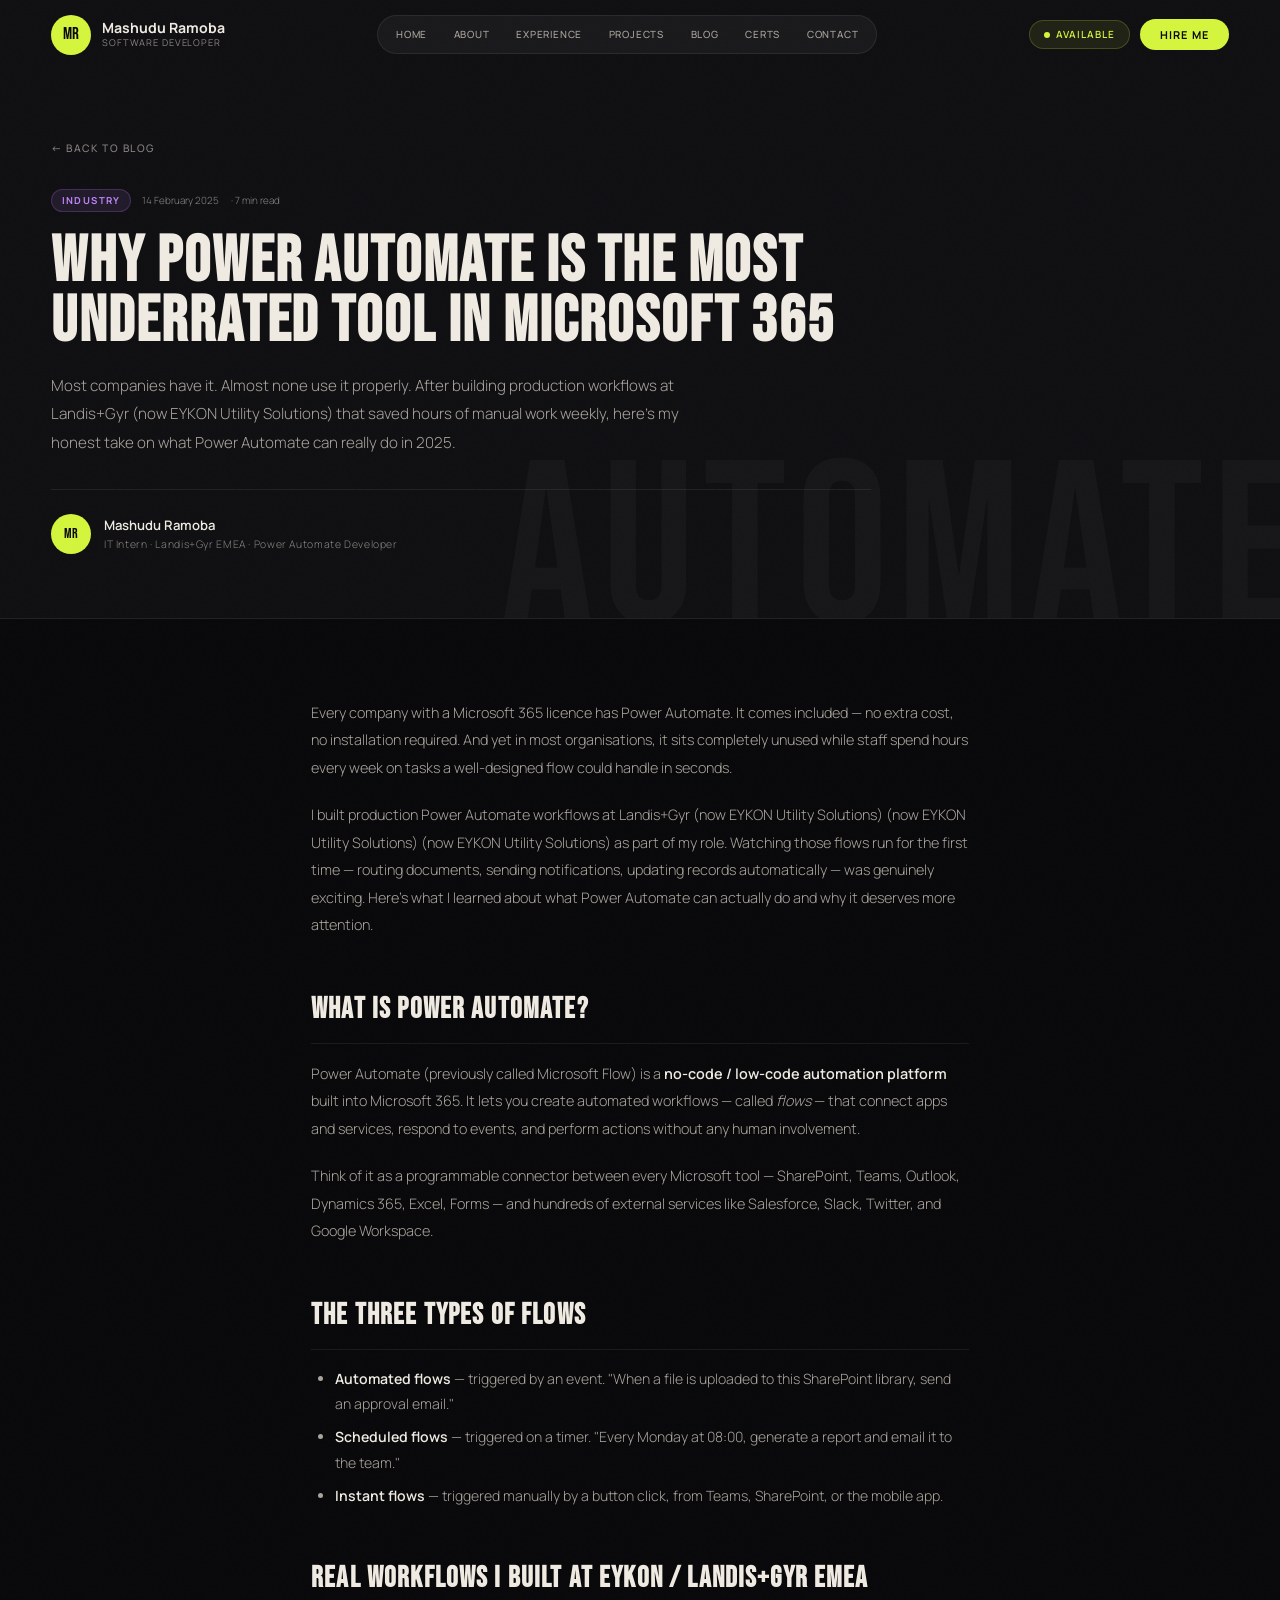
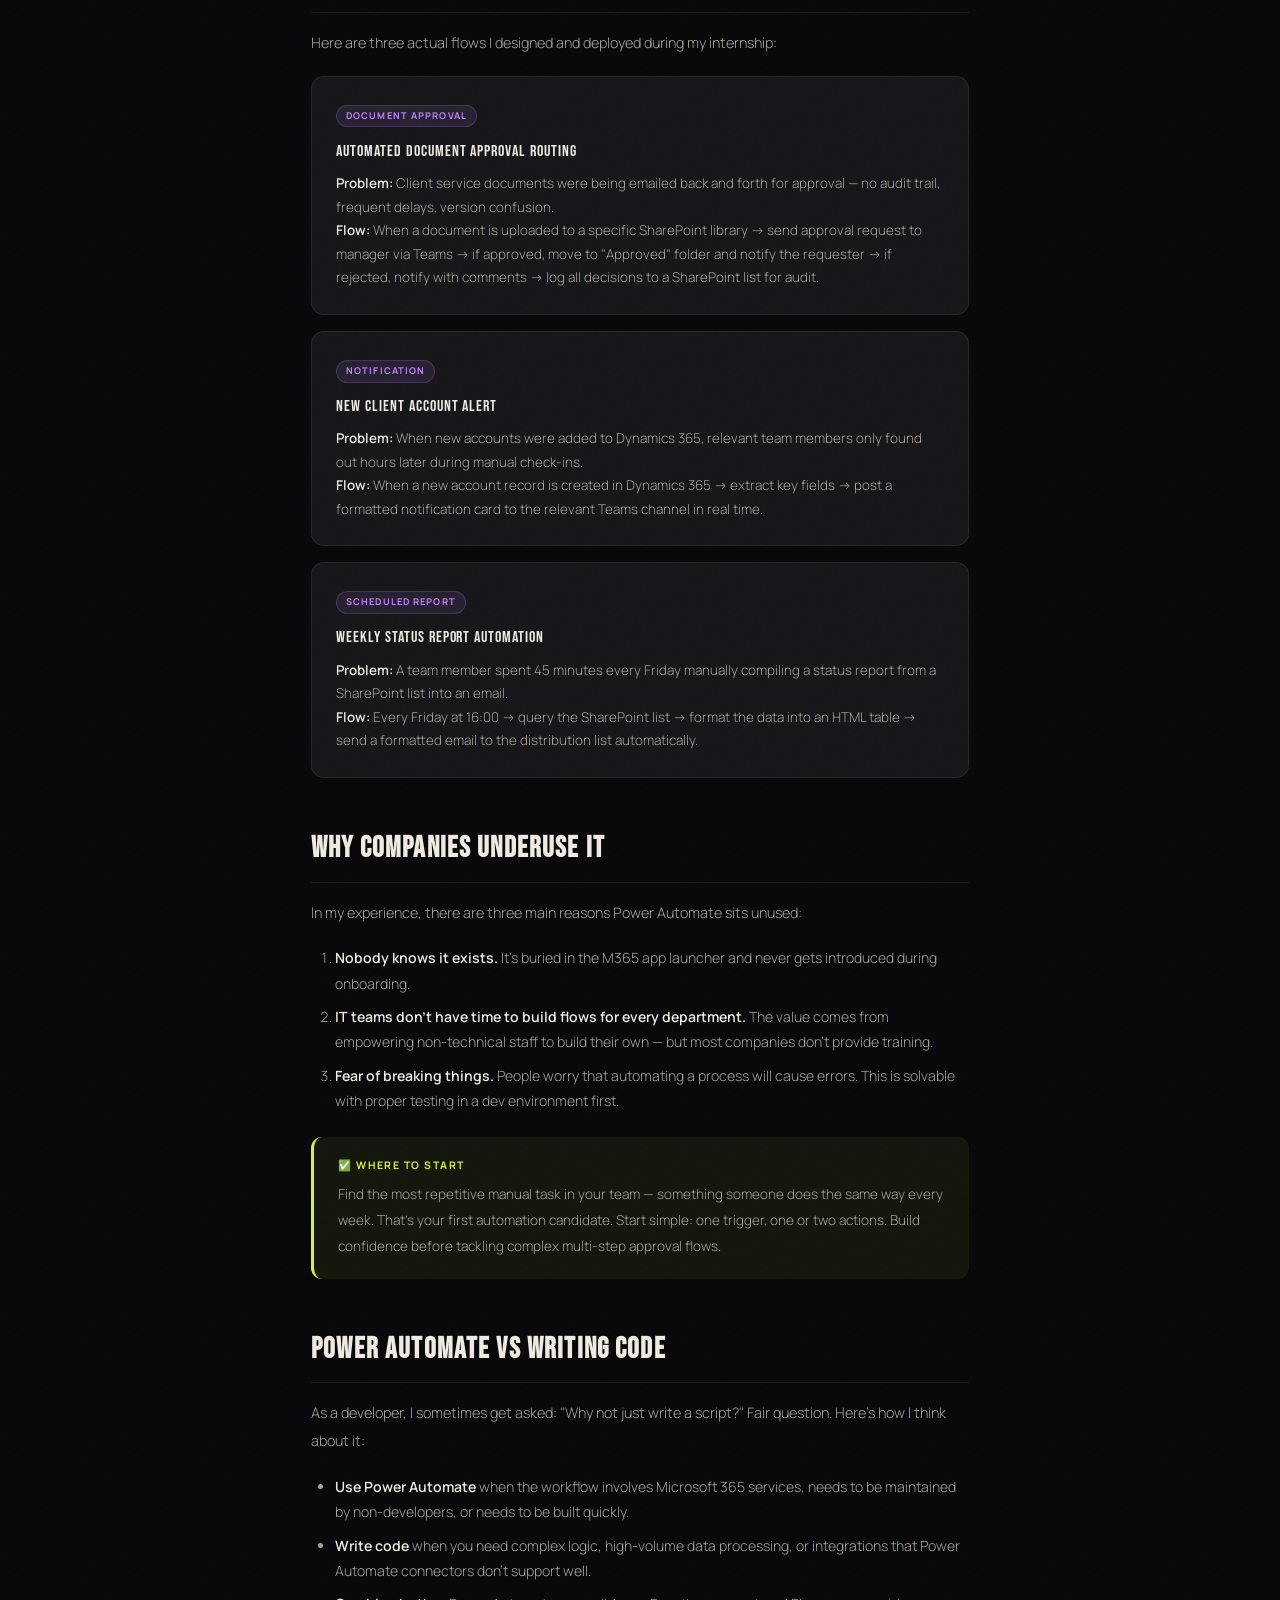
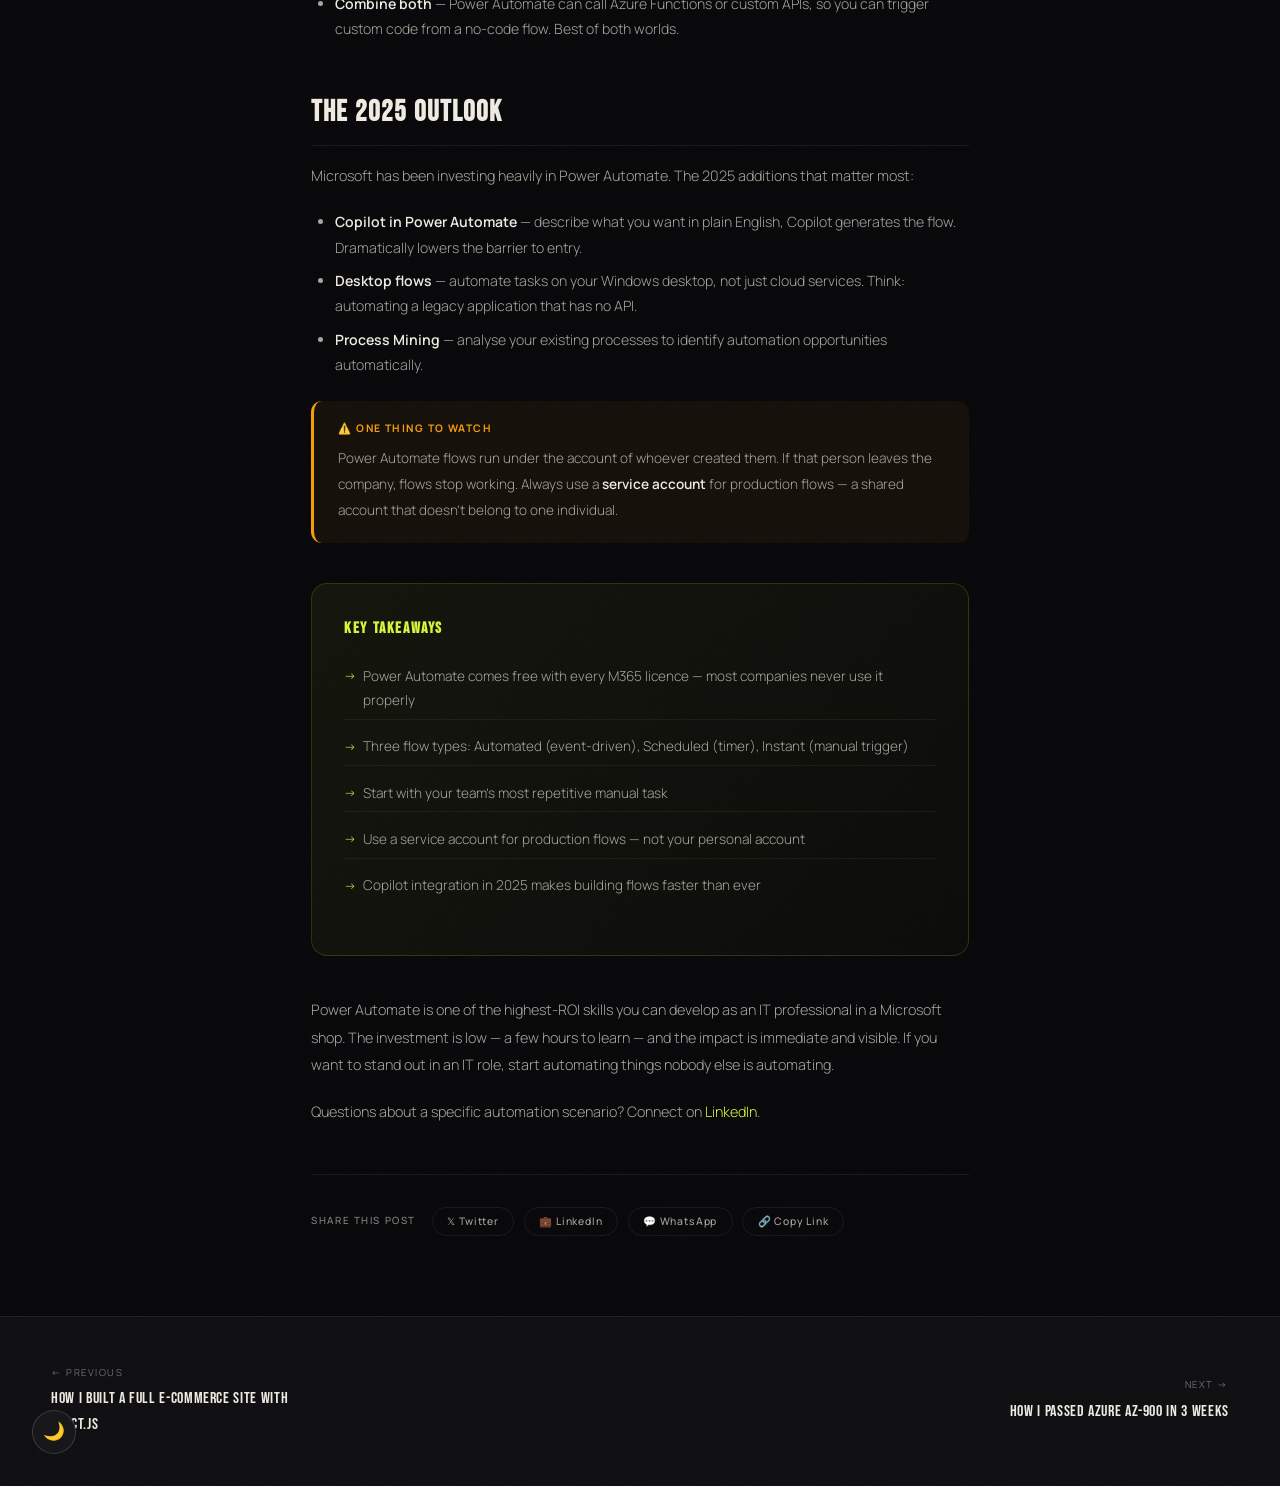
<file: post-power-automate-2025.html>
<!DOCTYPE html>
<html lang="en">
<head>
<meta charset="UTF-8"/><meta name="viewport" content="width=device-width,initial-scale=1.0"/>
<title>Why Power Automate is the Most Underrated Tool in Microsoft 365 — Mashudu Ramoba</title>
<link rel="preconnect" href="https://fonts.googleapis.com"/>
<link href="https://fonts.googleapis.com/css2?family=Bebas+Neue&family=Instrument+Serif:ital@0;1&family=Manrope:wght@300;400;500;600;700&display=swap" rel="stylesheet"/>
<link rel="stylesheet" href="style.css"/>
<style>
.post-hero{padding:calc(var(--nav-h) + 4rem) 4% 4rem;background:var(--ink2);border-bottom:1px solid var(--border);position:relative;overflow:hidden}
.post-hero::before{content:"AUTOMATE";position:absolute;font-family:var(--fd);font-size:18vw;line-height:.9;color:var(--paper);opacity:.03;right:-2vw;bottom:-3vw;pointer-events:none;letter-spacing:.04em}
.post-hero-inner{max-width:820px;position:relative;z-index:1}
.post-back{display:inline-flex;align-items:center;gap:.5rem;font-size:.65rem;letter-spacing:.14em;text-transform:uppercase;color:var(--mist);font-weight:500;margin-bottom:2rem;transition:color .2s}
.post-back:hover{color:var(--acid)}
.post-hero-meta{display:flex;align-items:center;gap:.7rem;flex-wrap:wrap;margin-bottom:1.2rem}
.post-cat{font-size:.6rem;font-weight:700;letter-spacing:.14em;text-transform:uppercase;padding:.2rem .6rem;border-radius:1rem;background:rgba(192,132,252,.1);color:#c084fc;border:1px solid rgba(192,132,252,.2)}
.post-date,.post-read-time{font-size:.62rem;color:var(--mist)}
.post-hero-title{font-family:var(--fd);font-size:clamp(2rem,5vw,4rem);letter-spacing:.03em;line-height:.95;color:var(--paper);margin-bottom:1.2rem}
.post-hero-excerpt{font-size:.95rem;color:var(--mist2);line-height:1.85;max-width:680px}
.post-author-row{display:flex;align-items:center;gap:.8rem;margin-top:2rem;padding-top:1.5rem;border-top:1px solid var(--border)}
.post-avatar{width:40px;height:40px;border-radius:50%;background:var(--acid);color:var(--ink);display:flex;align-items:center;justify-content:center;font-family:var(--fd);font-size:.9rem;flex-shrink:0}
.author-name{font-size:.82rem;font-weight:600;color:var(--paper)}
.author-meta{font-size:.65rem;color:var(--mist);letter-spacing:.06em}
.post-article{max-width:760px;margin:0 auto;padding:5rem 4%}
.post-article h2{font-family:var(--fd);font-size:1.8rem;letter-spacing:.04em;color:var(--paper);margin:3rem 0 1rem;padding-bottom:.6rem;border-bottom:1px solid var(--border)}
.post-article h3{font-family:var(--fd);font-size:1.3rem;letter-spacing:.04em;color:var(--paper);margin:2rem 0 .8rem}
.post-article p{font-size:.9rem;color:var(--mist2);line-height:1.92;margin-bottom:1.2rem}
.post-article p strong{color:var(--paper);font-weight:600}
.post-article ul,.post-article ol{margin:0 0 1.2rem 1.5rem;display:flex;flex-direction:column;gap:.5rem}
.post-article li{font-size:.88rem;color:var(--mist2);line-height:1.8}
.post-article li strong{color:var(--paper);font-weight:600}
.post-article pre{background:var(--ink3);border:1px solid var(--border);border-left:3px solid var(--acid);border-radius:.6rem;padding:1.5rem;overflow-x:auto;margin:1.5rem 0;font-family:'Courier New',monospace;font-size:.78rem;line-height:1.7;color:#a8d8a8}
.post-article code{background:rgba(212,245,60,.08);color:var(--acid);font-family:'Courier New',monospace;font-size:.82em;padding:.15rem .4rem;border-radius:.3rem}
.callout{border-radius:.7rem;padding:1.2rem 1.5rem;margin:1.5rem 0;border-left:3px solid}
.callout-tip{background:rgba(212,245,60,.06);border-color:var(--acid)}
.callout-warn{background:rgba(245,158,11,.06);border-color:#f59e0b}
.callout-info{background:rgba(59,191,252,.06);border-color:#3bbffc}
.callout-title{font-size:.65rem;font-weight:700;letter-spacing:.14em;text-transform:uppercase;margin-bottom:.5rem}
.callout-tip .callout-title{color:var(--acid)}
.callout-warn .callout-title{color:#f59e0b}
.callout-info .callout-title{color:#3bbffc}
.callout p{margin-bottom:0;font-size:.85rem}
.use-case{background:var(--ink3);border:1px solid var(--border);border-radius:.8rem;padding:1.5rem;margin:1rem 0}
.use-case-title{font-family:var(--fd);font-size:1rem;letter-spacing:.06em;color:var(--paper);margin-bottom:.5rem}
.use-case-tag{font-size:.58rem;font-weight:700;letter-spacing:.12em;text-transform:uppercase;padding:.18rem .55rem;border-radius:1rem;background:rgba(192,132,252,.1);color:#c084fc;border:1px solid rgba(192,132,252,.2);margin-bottom:.7rem;display:inline-block}
.use-case p{font-size:.84rem;color:var(--mist2);margin-bottom:0;line-height:1.75}
.key-takeaway{background:linear-gradient(135deg,rgba(212,245,60,.06),rgba(212,245,60,.02));border:1px solid rgba(212,245,60,.15);border-radius:1rem;padding:2rem;margin:2.5rem 0}
.key-takeaway h4{font-family:var(--fd);font-size:1rem;letter-spacing:.1em;color:var(--acid);margin-bottom:1rem}
.key-takeaway ul{margin-left:0;list-style:none}
.key-takeaway li{padding:.4rem 0 .4rem 1.2rem;position:relative;font-size:.85rem;color:var(--mist2);border-bottom:1px solid rgba(212,245,60,.06)}
.key-takeaway li:last-child{border-bottom:none}
.key-takeaway li::before{content:'→';position:absolute;left:0;color:var(--acid);font-size:.75rem;top:.5rem}
.post-nav{display:flex;justify-content:space-between;align-items:center;padding:3rem 4%;border-top:1px solid var(--border);background:var(--ink2);flex-wrap:wrap;gap:1rem}
.pnl{display:flex;flex-direction:column;gap:.4rem;max-width:280px}
.pnl-label{font-size:.6rem;letter-spacing:.16em;text-transform:uppercase;color:var(--mist)}
.pnl-title{font-family:var(--fd);font-size:1rem;letter-spacing:.04em;color:var(--paper);transition:color .2s}
.pnl:hover .pnl-title{color:var(--acid)}
</style>
</head>
<body>
<div id="reading-bar"></div>
<div id="scroll-progress"></div>
<nav id="nav">
  <a href="index.html" class="nl"><div class="nl-badge">MR</div><div class="nl-text"><span class="nl-name">Mashudu Ramoba</span><span class="nl-role">Software Developer</span></div></a>
  <div class="nl-links"><a href="index.html">Home</a><a href="about.html">About</a><a href="experience.html">Experience</a><a href="projects.html">Projects</a><a href="blog.html">Blog</a><a href="certifications.html">Certs</a><a href="contact.html">Contact</a></div>
  <div class="nl-r"><div class="nl-avail"><span class="pdot"></span>Available</div><button class="nl-hire" onclick="location.href='contact.html'">Hire Me</button><button class="nl-ham" id="ham"><span></span><span></span><span></span></button></div>
</nav>
<div id="drawer"><a href="index.html" onclick="closeDrawer()">Home</a><a href="about.html" onclick="closeDrawer()">About</a><a href="experience.html" onclick="closeDrawer()">Experience</a><a href="projects.html" onclick="closeDrawer()">Projects</a><a href="blog.html" onclick="closeDrawer()">Blog</a><a href="certifications.html" onclick="closeDrawer()">Certifications</a><a href="contact.html" onclick="closeDrawer()">Contact</a></div>

<div class="post-hero">
  <div class="post-hero-inner">
    <a href="blog.html" class="post-back">← Back to Blog</a>
    <div class="post-hero-meta">
      <span class="post-cat">Industry</span>
      <span class="post-date">14 February 2025</span>
      <span class="post-read-time">· 7 min read</span>
    </div>
    <h1 class="post-hero-title">Why Power Automate is the Most Underrated Tool in Microsoft 365</h1>
    <p class="post-hero-excerpt">Most companies have it. Almost none use it properly. After building production workflows at Landis+Gyr (now EYKON Utility Solutions) that saved hours of manual work weekly, here's my honest take on what Power Automate can really do in 2025.</p>
    <div class="post-author-row">
      <div class="post-avatar">MR</div>
      <div><div class="author-name">Mashudu Ramoba</div><div class="author-meta">IT Intern · Landis+Gyr EMEA · Power Automate Developer</div></div>
    </div>
  </div>
</div>

<article class="post-article rv">

  <p>Every company with a Microsoft 365 licence has Power Automate. It comes included — no extra cost, no installation required. And yet in most organisations, it sits completely unused while staff spend hours every week on tasks a well-designed flow could handle in seconds.</p>
  <p>I built production Power Automate workflows at Landis+Gyr (now EYKON Utility Solutions) (now EYKON Utility Solutions) (now EYKON Utility Solutions) as part of my role. Watching those flows run for the first time — routing documents, sending notifications, updating records automatically — was genuinely exciting. Here's what I learned about what Power Automate can actually do and why it deserves more attention.</p>

  <h2>What Is Power Automate?</h2>
  <p>Power Automate (previously called Microsoft Flow) is a <strong>no-code / low-code automation platform</strong> built into Microsoft 365. It lets you create automated workflows — called <em>flows</em> — that connect apps and services, respond to events, and perform actions without any human involvement.</p>
  <p>Think of it as a programmable connector between every Microsoft tool — SharePoint, Teams, Outlook, Dynamics 365, Excel, Forms — and hundreds of external services like Salesforce, Slack, Twitter, and Google Workspace.</p>

  <h2>The Three Types of Flows</h2>
  <ul>
    <li><strong>Automated flows</strong> — triggered by an event. "When a file is uploaded to this SharePoint library, send an approval email."</li>
    <li><strong>Scheduled flows</strong> — triggered on a timer. "Every Monday at 08:00, generate a report and email it to the team."</li>
    <li><strong>Instant flows</strong> — triggered manually by a button click, from Teams, SharePoint, or the mobile app.</li>
  </ul>

  <h2>Real Workflows I Built at EYKON / Landis+Gyr EMEA</h2>
  <p>Here are three actual flows I designed and deployed during my internship:</p>

  <div class="use-case">
    <div class="use-case-tag">Document Approval</div>
    <div class="use-case-title">Automated Document Approval Routing</div>
    <p><strong>Problem:</strong> Client service documents were being emailed back and forth for approval — no audit trail, frequent delays, version confusion.<br/><strong>Flow:</strong> When a document is uploaded to a specific SharePoint library → send approval request to manager via Teams → if approved, move to "Approved" folder and notify the requester → if rejected, notify with comments → log all decisions to a SharePoint list for audit.</p>
  </div>

  <div class="use-case">
    <div class="use-case-tag">Notification</div>
    <div class="use-case-title">New Client Account Alert</div>
    <p><strong>Problem:</strong> When new accounts were added to Dynamics 365, relevant team members only found out hours later during manual check-ins.<br/><strong>Flow:</strong> When a new account record is created in Dynamics 365 → extract key fields → post a formatted notification card to the relevant Teams channel in real time.</p>
  </div>

  <div class="use-case">
    <div class="use-case-tag">Scheduled Report</div>
    <div class="use-case-title">Weekly Status Report Automation</div>
    <p><strong>Problem:</strong> A team member spent 45 minutes every Friday manually compiling a status report from a SharePoint list into an email.<br/><strong>Flow:</strong> Every Friday at 16:00 → query the SharePoint list → format the data into an HTML table → send a formatted email to the distribution list automatically.</p>
  </div>

  <h2>Why Companies Underuse It</h2>
  <p>In my experience, there are three main reasons Power Automate sits unused:</p>
  <ol>
    <li><strong>Nobody knows it exists.</strong> It's buried in the M365 app launcher and never gets introduced during onboarding.</li>
    <li><strong>IT teams don't have time to build flows for every department.</strong> The value comes from empowering non-technical staff to build their own — but most companies don't provide training.</li>
    <li><strong>Fear of breaking things.</strong> People worry that automating a process will cause errors. This is solvable with proper testing in a dev environment first.</li>
  </ol>

  <div class="callout callout-tip">
    <div class="callout-title">✅ Where to Start</div>
    <p>Find the most repetitive manual task in your team — something someone does the same way every week. That's your first automation candidate. Start simple: one trigger, one or two actions. Build confidence before tackling complex multi-step approval flows.</p>
  </div>

  <h2>Power Automate vs Writing Code</h2>
  <p>As a developer, I sometimes get asked: "Why not just write a script?" Fair question. Here's how I think about it:</p>
  <ul>
    <li><strong>Use Power Automate</strong> when the workflow involves Microsoft 365 services, needs to be maintained by non-developers, or needs to be built quickly.</li>
    <li><strong>Write code</strong> when you need complex logic, high-volume data processing, or integrations that Power Automate connectors don't support well.</li>
    <li><strong>Combine both</strong> — Power Automate can call Azure Functions or custom APIs, so you can trigger custom code from a no-code flow. Best of both worlds.</li>
  </ul>

  <h2>The 2025 Outlook</h2>
  <p>Microsoft has been investing heavily in Power Automate. The 2025 additions that matter most:</p>
  <ul>
    <li><strong>Copilot in Power Automate</strong> — describe what you want in plain English, Copilot generates the flow. Dramatically lowers the barrier to entry.</li>
    <li><strong>Desktop flows</strong> — automate tasks on your Windows desktop, not just cloud services. Think: automating a legacy application that has no API.</li>
    <li><strong>Process Mining</strong> — analyse your existing processes to identify automation opportunities automatically.</li>
  </ul>

  <div class="callout callout-warn">
    <div class="callout-title">⚠️ One Thing to Watch</div>
    <p>Power Automate flows run under the account of whoever created them. If that person leaves the company, flows stop working. Always use a <strong>service account</strong> for production flows — a shared account that doesn't belong to one individual.</p>
  </div>

  <div class="key-takeaway">
    <h4>KEY TAKEAWAYS</h4>
    <ul>
      <li>Power Automate comes free with every M365 licence — most companies never use it properly</li>
      <li>Three flow types: Automated (event-driven), Scheduled (timer), Instant (manual trigger)</li>
      <li>Start with your team's most repetitive manual task</li>
      <li>Use a service account for production flows — not your personal account</li>
      <li>Copilot integration in 2025 makes building flows faster than ever</li>
    </ul>
  </div>

  <p>Power Automate is one of the highest-ROI skills you can develop as an IT professional in a Microsoft shop. The investment is low — a few hours to learn — and the impact is immediate and visible. If you want to stand out in an IT role, start automating things nobody else is automating.</p>
  <p>Questions about a specific automation scenario? Connect on <a href="https://www.linkedin.com/in/mashudu-ramoba-b692972a3" style="color:var(--acid)">LinkedIn</a>.</p>

<div class="share-row">
  <span class="share-label">Share this post</span>
  <button class="share-btn tw" onclick="sharePost('twitter')">𝕏 Twitter</button>
  <button class="share-btn li" onclick="sharePost('linkedin')">💼 LinkedIn</button>
  <button class="share-btn wa" onclick="sharePost('whatsapp')">💬 WhatsApp</button>
  <button class="share-btn cp" onclick="sharePost('copy')">🔗 Copy Link</button>
</div>
</article>

<div class="post-nav">
  <a href="post-ecommerce-breakdown.html" class="pnl"><span class="pnl-label">← Previous</span><span class="pnl-title">How I Built a Full E-Commerce Site with React.js</span></a>
  <a href="post-az900-journey.html" class="pnl" style="text-align:right"><span class="pnl-label">Next →</span><span class="pnl-title">How I Passed Azure AZ-900 in 3 Weeks</span></a>
</div>

<button id="btt" onclick="window.scrollTo({top:0,behavior:'smooth'})">↑</button>
<button id="theme-btn" onclick="toggleTheme()">🌙</button>
<script src="main.js"></script>
</body></html>
</file>
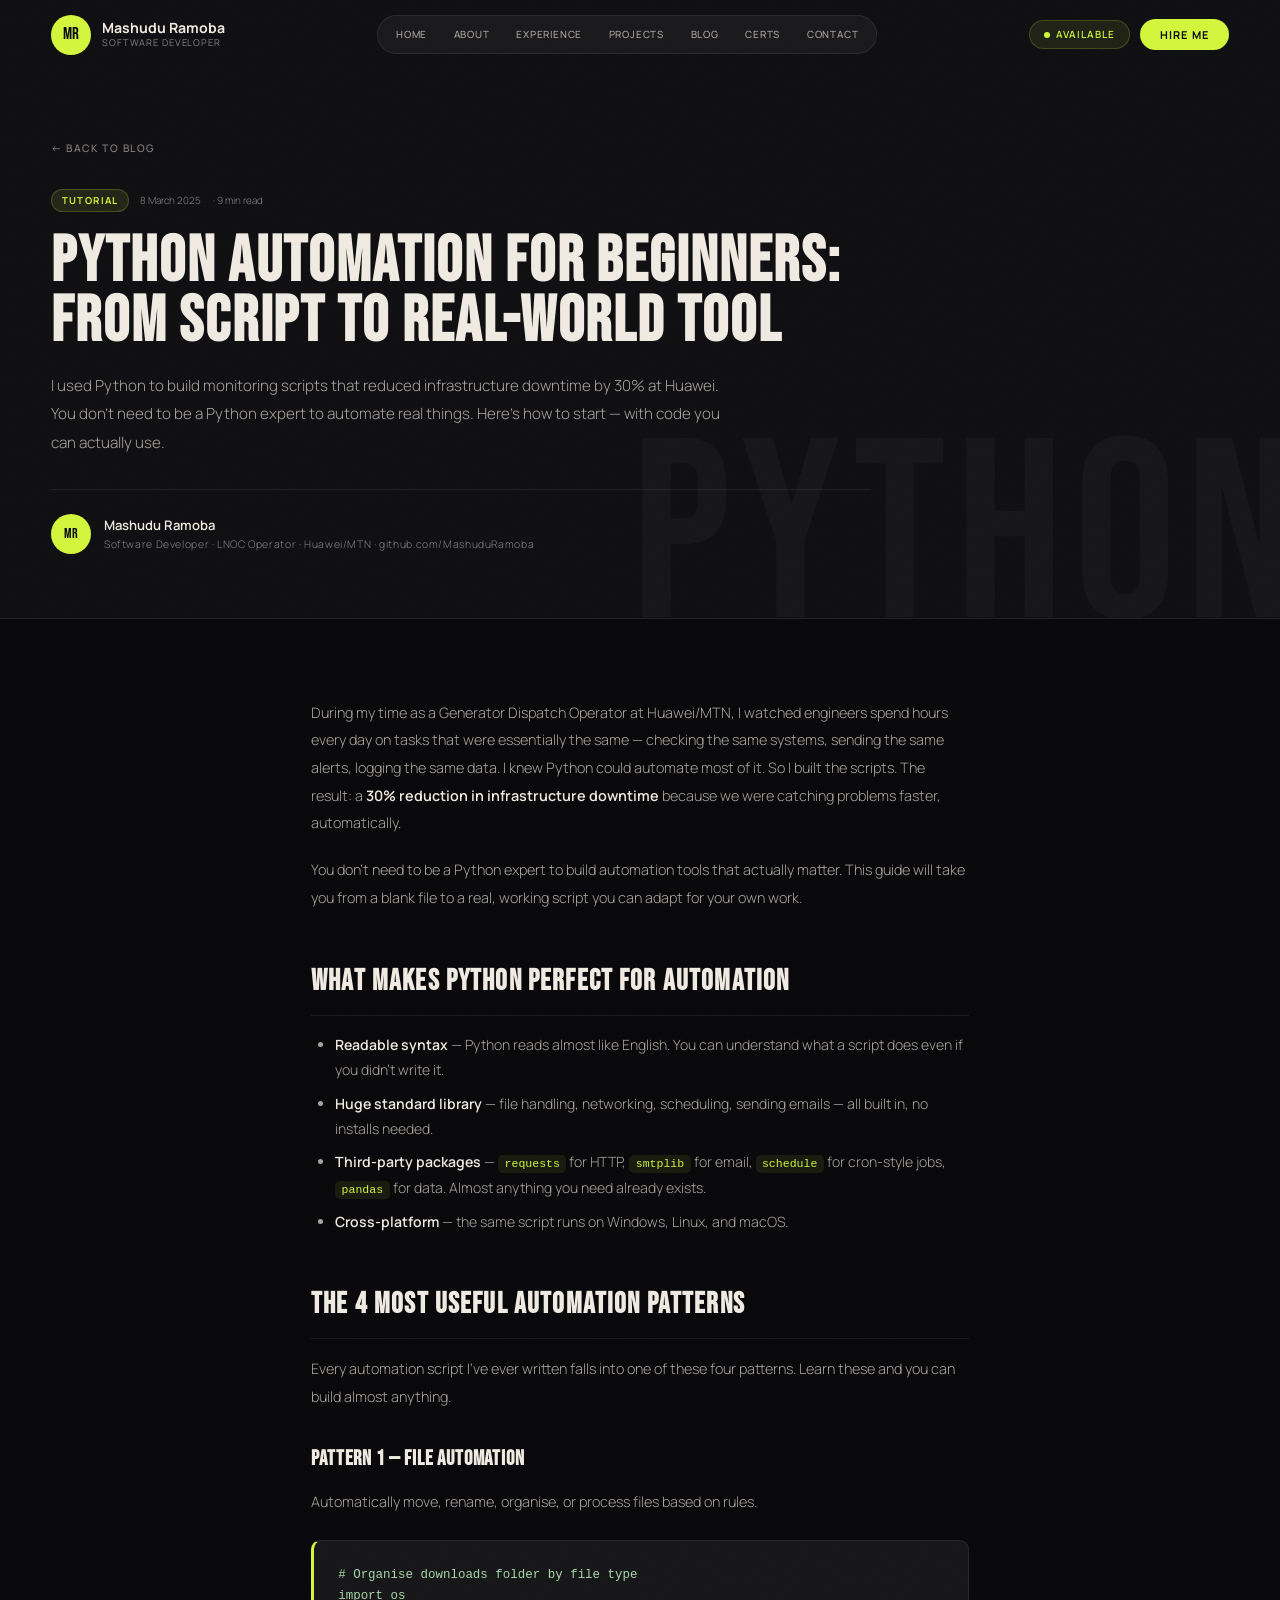
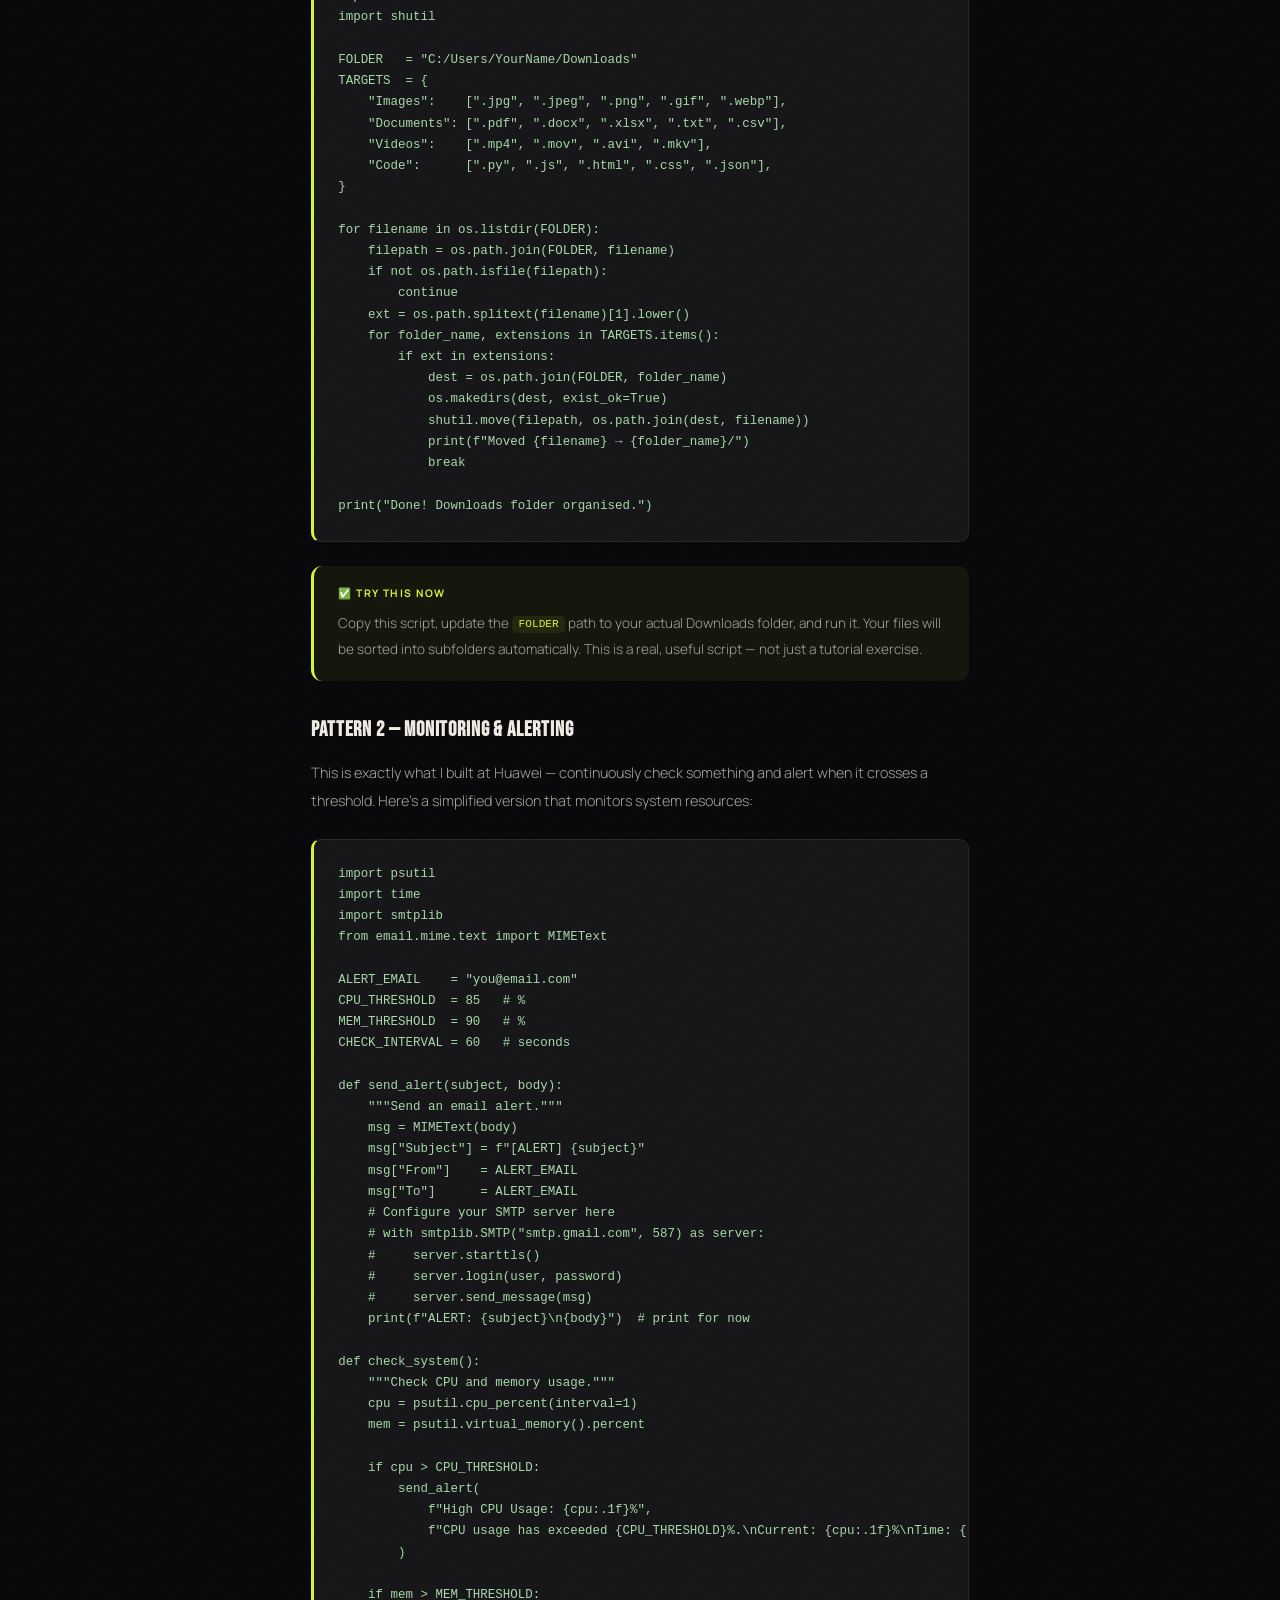
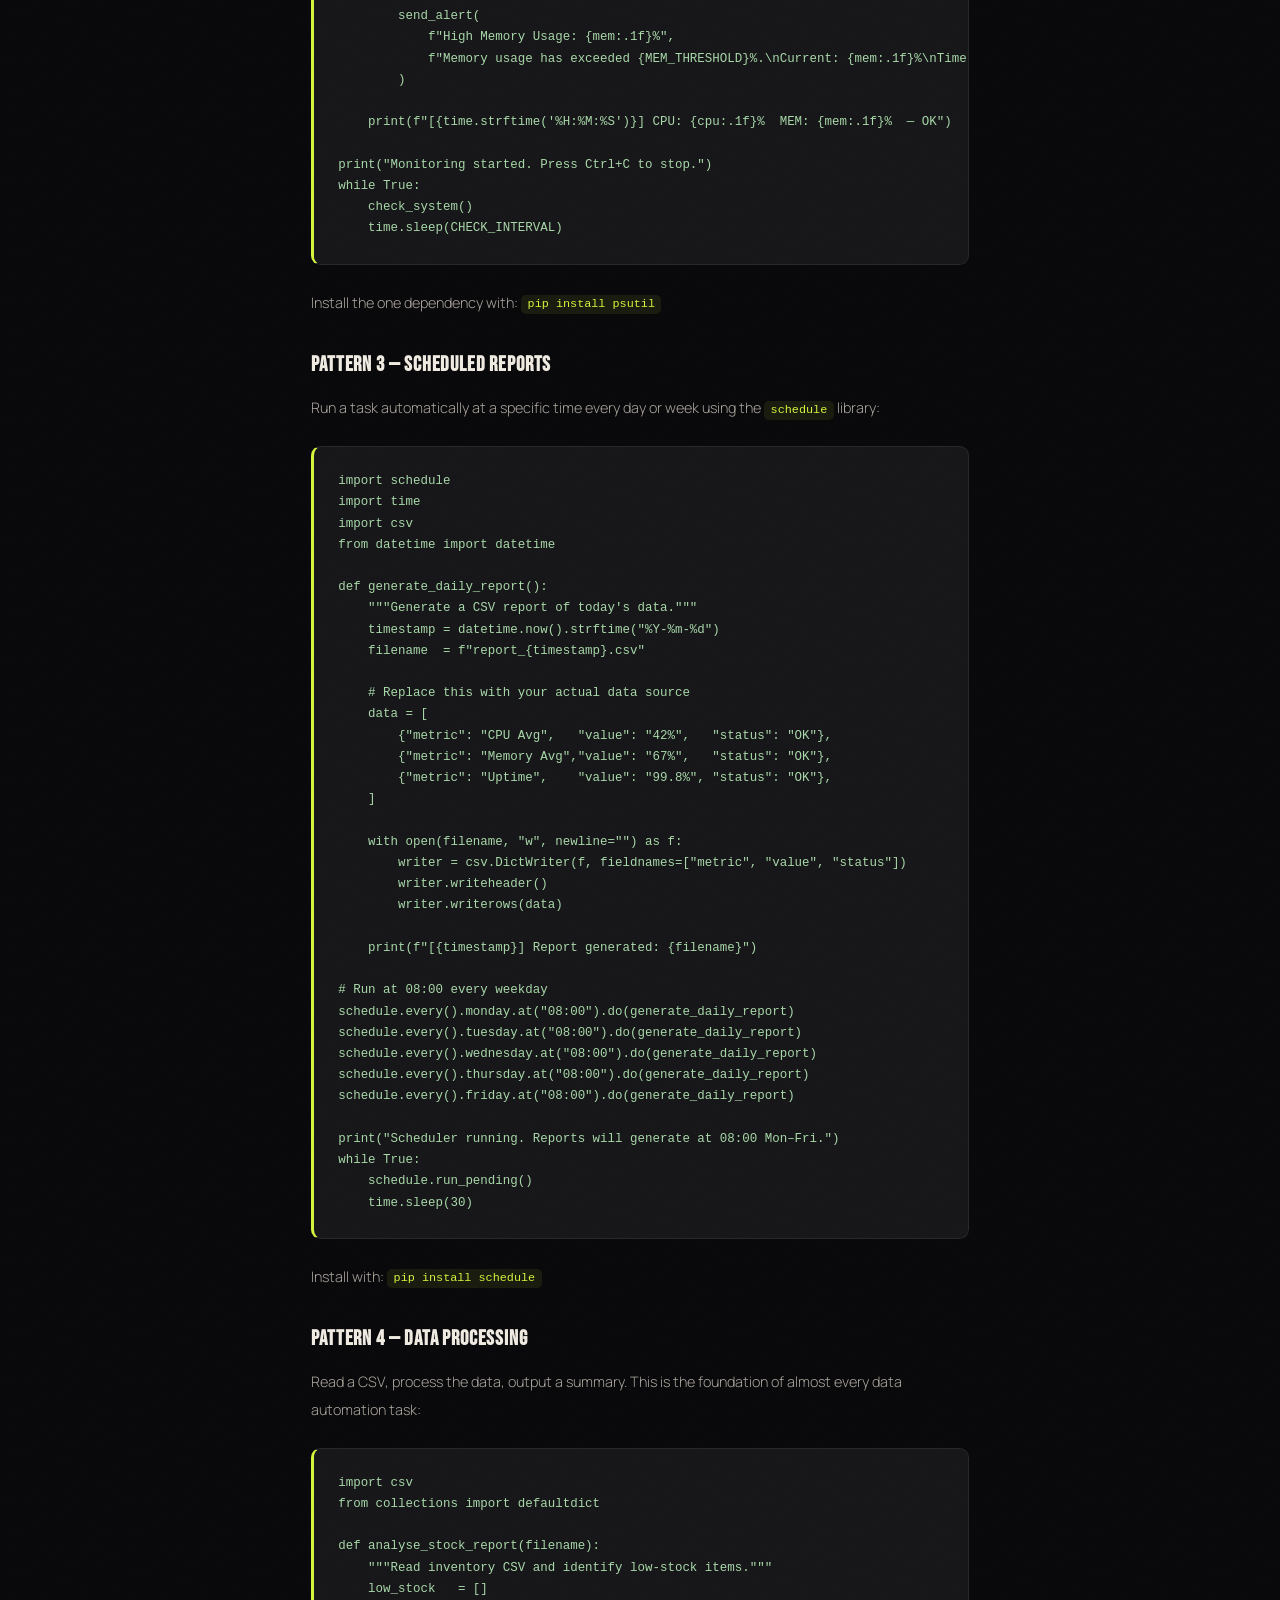
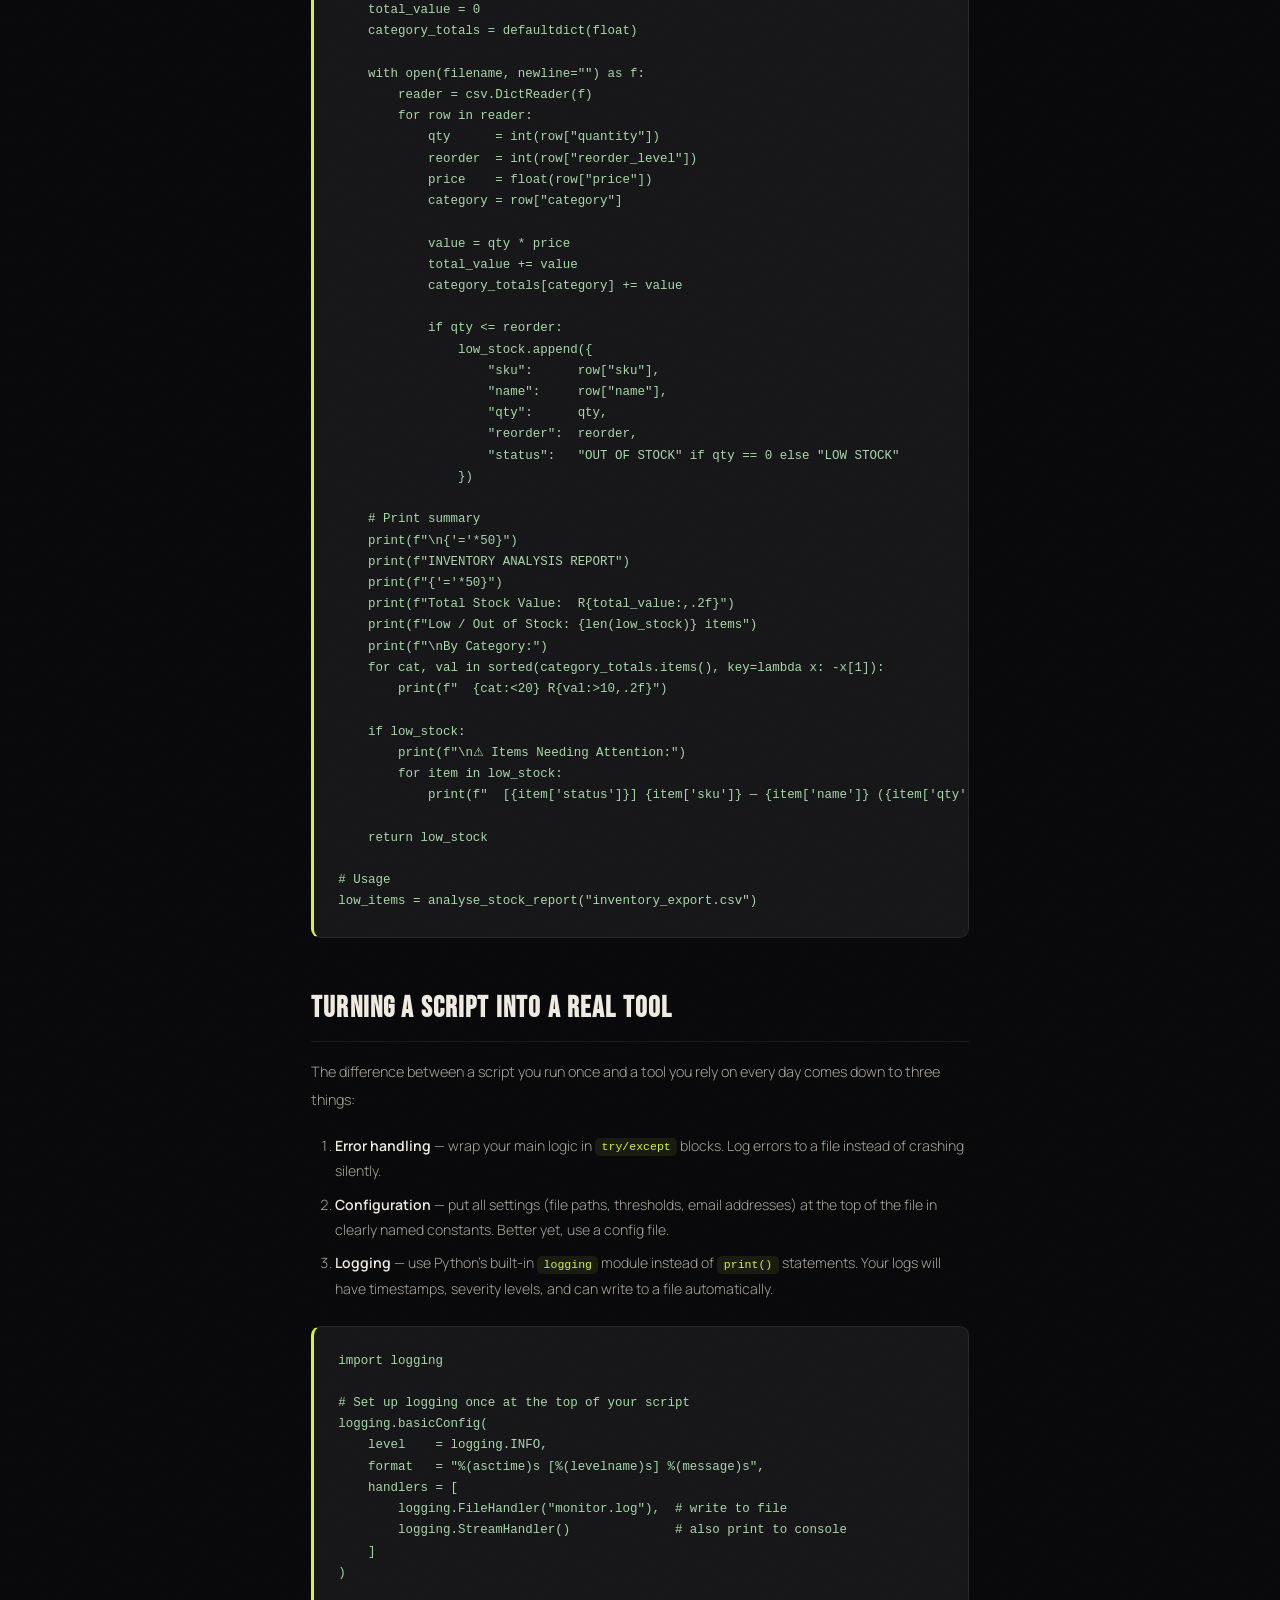
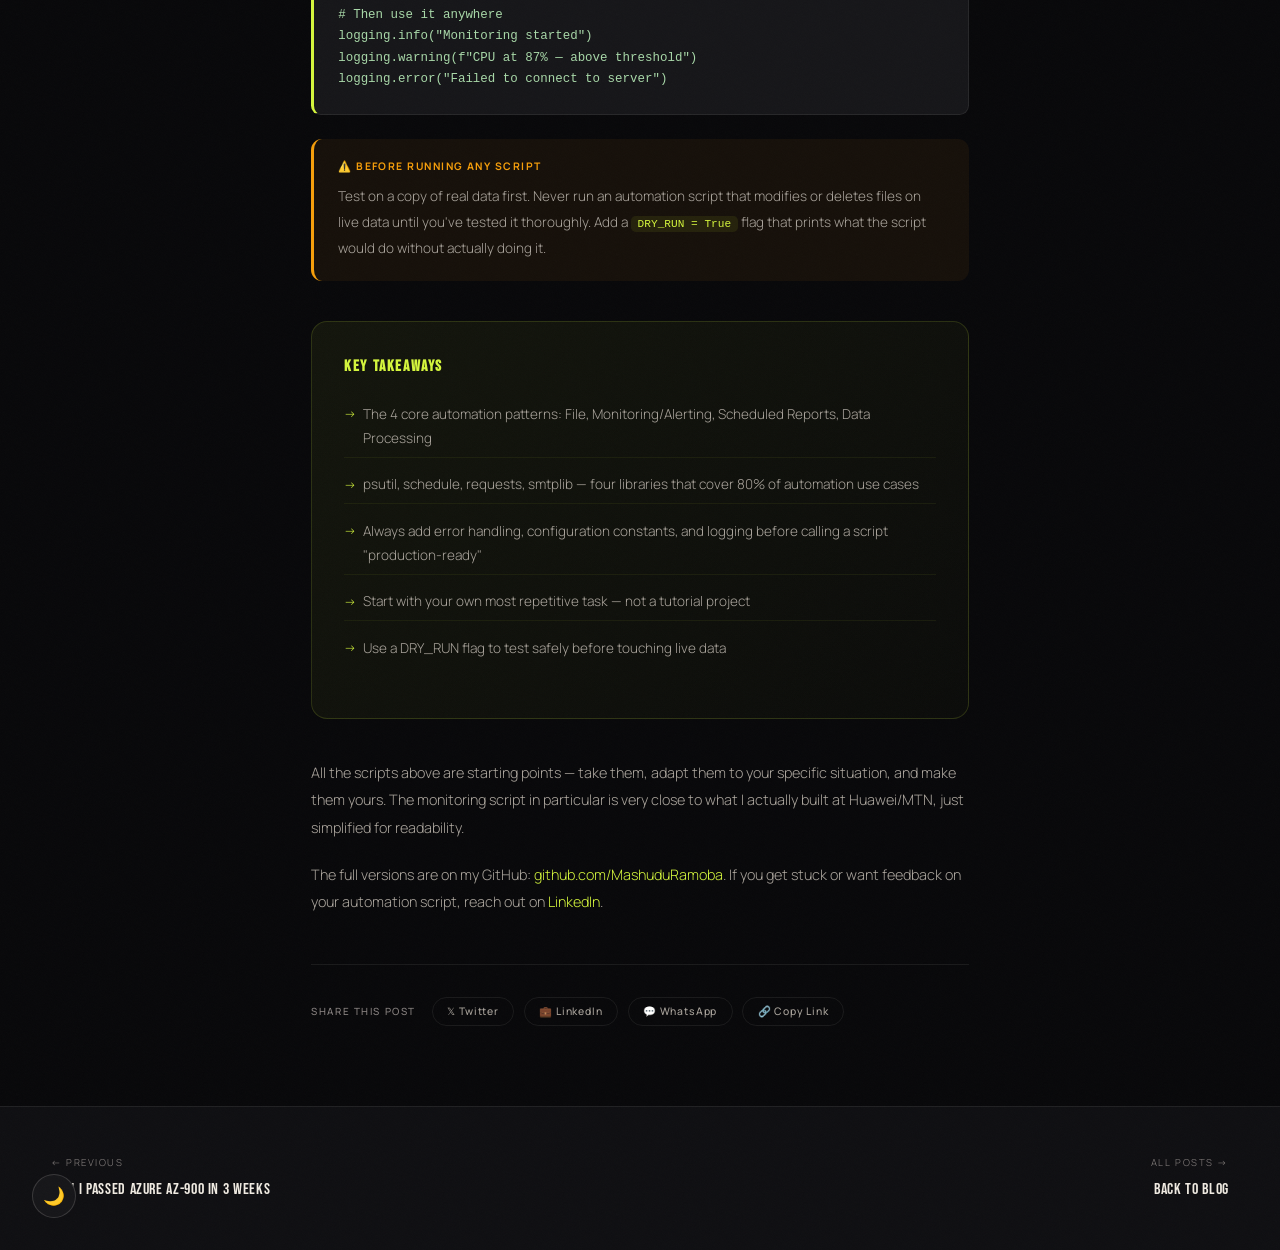
<file: post-python-automation.html>
<!DOCTYPE html>
<html lang="en">
<head>
<meta charset="UTF-8"/><meta name="viewport" content="width=device-width,initial-scale=1.0"/>
<title>Python Automation for Beginners — Mashudu Ramoba</title>
<link rel="preconnect" href="https://fonts.googleapis.com"/>
<link href="https://fonts.googleapis.com/css2?family=Bebas+Neue&family=Instrument+Serif:ital@0;1&family=Manrope:wght@300;400;500;600;700&display=swap" rel="stylesheet"/>
<link rel="stylesheet" href="style.css"/>
<style>
.post-hero{padding:calc(var(--nav-h) + 4rem) 4% 4rem;background:var(--ink2);border-bottom:1px solid var(--border);position:relative;overflow:hidden}
.post-hero::before{content:"PYTHON";position:absolute;font-family:var(--fd);font-size:20vw;line-height:.9;color:var(--paper);opacity:.03;right:-2vw;bottom:-3vw;pointer-events:none;letter-spacing:.04em}
.post-hero-inner{max-width:820px;position:relative;z-index:1}
.post-back{display:inline-flex;align-items:center;gap:.5rem;font-size:.65rem;letter-spacing:.14em;text-transform:uppercase;color:var(--mist);font-weight:500;margin-bottom:2rem;transition:color .2s}
.post-back:hover{color:var(--acid)}
.post-hero-meta{display:flex;align-items:center;gap:.7rem;flex-wrap:wrap;margin-bottom:1.2rem}
.post-cat{font-size:.6rem;font-weight:700;letter-spacing:.14em;text-transform:uppercase;padding:.2rem .6rem;border-radius:1rem;background:rgba(212,245,60,.1);color:var(--acid);border:1px solid rgba(212,245,60,.2)}
.post-date,.post-read-time{font-size:.62rem;color:var(--mist)}
.post-hero-title{font-family:var(--fd);font-size:clamp(2rem,5vw,4rem);letter-spacing:.03em;line-height:.95;color:var(--paper);margin-bottom:1.2rem}
.post-hero-excerpt{font-size:.95rem;color:var(--mist2);line-height:1.85;max-width:680px}
.post-author-row{display:flex;align-items:center;gap:.8rem;margin-top:2rem;padding-top:1.5rem;border-top:1px solid var(--border)}
.post-avatar{width:40px;height:40px;border-radius:50%;background:var(--acid);color:var(--ink);display:flex;align-items:center;justify-content:center;font-family:var(--fd);font-size:.9rem;flex-shrink:0}
.author-name{font-size:.82rem;font-weight:600;color:var(--paper)}
.author-meta{font-size:.65rem;color:var(--mist);letter-spacing:.06em}
.post-article{max-width:760px;margin:0 auto;padding:5rem 4%}
.post-article h2{font-family:var(--fd);font-size:1.8rem;letter-spacing:.04em;color:var(--paper);margin:3rem 0 1rem;padding-bottom:.6rem;border-bottom:1px solid var(--border)}
.post-article h3{font-family:var(--fd);font-size:1.3rem;letter-spacing:.04em;color:var(--paper);margin:2rem 0 .8rem}
.post-article p{font-size:.9rem;color:var(--mist2);line-height:1.92;margin-bottom:1.2rem}
.post-article p strong{color:var(--paper);font-weight:600}
.post-article ul,.post-article ol{margin:0 0 1.2rem 1.5rem;display:flex;flex-direction:column;gap:.5rem}
.post-article li{font-size:.88rem;color:var(--mist2);line-height:1.8}
.post-article li strong{color:var(--paper);font-weight:600}
.post-article pre{background:var(--ink3);border:1px solid var(--border);border-left:3px solid var(--acid);border-radius:.6rem;padding:1.5rem;overflow-x:auto;margin:1.5rem 0;font-family:'Courier New',monospace;font-size:.78rem;line-height:1.7;color:#a8d8a8}
.post-article code{background:rgba(212,245,60,.08);color:var(--acid);font-family:'Courier New',monospace;font-size:.82em;padding:.15rem .4rem;border-radius:.3rem}
.post-article pre code{background:transparent;color:#a8d8a8;padding:0}
.callout{border-radius:.7rem;padding:1.2rem 1.5rem;margin:1.5rem 0;border-left:3px solid}
.callout-tip{background:rgba(212,245,60,.06);border-color:var(--acid)}
.callout-warn{background:rgba(245,158,11,.06);border-color:#f59e0b}
.callout-info{background:rgba(59,191,252,.06);border-color:#3bbffc}
.callout-title{font-size:.65rem;font-weight:700;letter-spacing:.14em;text-transform:uppercase;margin-bottom:.5rem}
.callout-tip .callout-title{color:var(--acid)}
.callout-warn .callout-title{color:#f59e0b}
.callout-info .callout-title{color:#3bbffc}
.callout p{margin-bottom:0;font-size:.85rem}
.step-num{font-family:var(--fd);font-size:3.5rem;color:rgba(212,245,60,.12);line-height:1;margin-bottom:-.3rem}
.key-takeaway{background:linear-gradient(135deg,rgba(212,245,60,.06),rgba(212,245,60,.02));border:1px solid rgba(212,245,60,.15);border-radius:1rem;padding:2rem;margin:2.5rem 0}
.key-takeaway h4{font-family:var(--fd);font-size:1rem;letter-spacing:.1em;color:var(--acid);margin-bottom:1rem}
.key-takeaway ul{margin-left:0;list-style:none}
.key-takeaway li{padding:.4rem 0 .4rem 1.2rem;position:relative;font-size:.85rem;color:var(--mist2);border-bottom:1px solid rgba(212,245,60,.06)}
.key-takeaway li:last-child{border-bottom:none}
.key-takeaway li::before{content:'→';position:absolute;left:0;color:var(--acid);font-size:.75rem;top:.5rem}
.post-nav{display:flex;justify-content:space-between;align-items:center;padding:3rem 4%;border-top:1px solid var(--border);background:var(--ink2);flex-wrap:wrap;gap:1rem}
.pnl{display:flex;flex-direction:column;gap:.4rem;max-width:280px}
.pnl-label{font-size:.6rem;letter-spacing:.16em;text-transform:uppercase;color:var(--mist)}
.pnl-title{font-family:var(--fd);font-size:1rem;letter-spacing:.04em;color:var(--paper);transition:color .2s}
.pnl:hover .pnl-title{color:var(--acid)}
</style>
</head>
<body>
<div id="reading-bar"></div>
<div id="scroll-progress"></div>
<nav id="nav">
  <a href="index.html" class="nl"><div class="nl-badge">MR</div><div class="nl-text"><span class="nl-name">Mashudu Ramoba</span><span class="nl-role">Software Developer</span></div></a>
  <div class="nl-links"><a href="index.html">Home</a><a href="about.html">About</a><a href="experience.html">Experience</a><a href="projects.html">Projects</a><a href="blog.html">Blog</a><a href="certifications.html">Certs</a><a href="contact.html">Contact</a></div>
  <div class="nl-r"><div class="nl-avail"><span class="pdot"></span>Available</div><button class="nl-hire" onclick="location.href='contact.html'">Hire Me</button><button class="nl-ham" id="ham"><span></span><span></span><span></span></button></div>
</nav>
<div id="drawer"><a href="index.html" onclick="closeDrawer()">Home</a><a href="about.html" onclick="closeDrawer()">About</a><a href="experience.html" onclick="closeDrawer()">Experience</a><a href="projects.html" onclick="closeDrawer()">Projects</a><a href="blog.html" onclick="closeDrawer()">Blog</a><a href="certifications.html" onclick="closeDrawer()">Certifications</a><a href="contact.html" onclick="closeDrawer()">Contact</a></div>

<div class="post-hero">
  <div class="post-hero-inner">
    <a href="blog.html" class="post-back">← Back to Blog</a>
    <div class="post-hero-meta">
      <span class="post-cat">Tutorial</span>
      <span class="post-date">8 March 2025</span>
      <span class="post-read-time">· 9 min read</span>
    </div>
    <h1 class="post-hero-title">Python Automation for Beginners: From Script to Real-World Tool</h1>
    <p class="post-hero-excerpt">I used Python to build monitoring scripts that reduced infrastructure downtime by 30% at Huawei. You don't need to be a Python expert to automate real things. Here's how to start — with code you can actually use.</p>
    <div class="post-author-row">
      <div class="post-avatar">MR</div>
      <div><div class="author-name">Mashudu Ramoba</div><div class="author-meta">Software Developer · LNOC Operator · Huawei/MTN · github.com/MashuduRamoba</div></div>
    </div>
  </div>
</div>

<article class="post-article rv">

  <p>During my time as a Generator Dispatch Operator at Huawei/MTN, I watched engineers spend hours every day on tasks that were essentially the same — checking the same systems, sending the same alerts, logging the same data. I knew Python could automate most of it. So I built the scripts. The result: a <strong>30% reduction in infrastructure downtime</strong> because we were catching problems faster, automatically.</p>
  <p>You don't need to be a Python expert to build automation tools that actually matter. This guide will take you from a blank file to a real, working script you can adapt for your own work.</p>

  <h2>What Makes Python Perfect for Automation</h2>
  <ul>
    <li><strong>Readable syntax</strong> — Python reads almost like English. You can understand what a script does even if you didn't write it.</li>
    <li><strong>Huge standard library</strong> — file handling, networking, scheduling, sending emails — all built in, no installs needed.</li>
    <li><strong>Third-party packages</strong> — <code>requests</code> for HTTP, <code>smtplib</code> for email, <code>schedule</code> for cron-style jobs, <code>pandas</code> for data. Almost anything you need already exists.</li>
    <li><strong>Cross-platform</strong> — the same script runs on Windows, Linux, and macOS.</li>
  </ul>

  <h2>The 4 Most Useful Automation Patterns</h2>
  <p>Every automation script I've ever written falls into one of these four patterns. Learn these and you can build almost anything.</p>

  <h3>Pattern 1 — File Automation</h3>
  <p>Automatically move, rename, organise, or process files based on rules.</p>
  <pre># Organise downloads folder by file type
import os
import shutil

FOLDER   = "C:/Users/YourName/Downloads"
TARGETS  = {
    "Images":    [".jpg", ".jpeg", ".png", ".gif", ".webp"],
    "Documents": [".pdf", ".docx", ".xlsx", ".txt", ".csv"],
    "Videos":    [".mp4", ".mov", ".avi", ".mkv"],
    "Code":      [".py", ".js", ".html", ".css", ".json"],
}

for filename in os.listdir(FOLDER):
    filepath = os.path.join(FOLDER, filename)
    if not os.path.isfile(filepath):
        continue
    ext = os.path.splitext(filename)[1].lower()
    for folder_name, extensions in TARGETS.items():
        if ext in extensions:
            dest = os.path.join(FOLDER, folder_name)
            os.makedirs(dest, exist_ok=True)
            shutil.move(filepath, os.path.join(dest, filename))
            print(f"Moved {filename} → {folder_name}/")
            break

print("Done! Downloads folder organised.")</pre>

  <div class="callout callout-tip">
    <div class="callout-title">✅ Try This Now</div>
    <p>Copy this script, update the <code>FOLDER</code> path to your actual Downloads folder, and run it. Your files will be sorted into subfolders automatically. This is a real, useful script — not just a tutorial exercise.</p>
  </div>

  <h3>Pattern 2 — Monitoring & Alerting</h3>
  <p>This is exactly what I built at Huawei — continuously check something and alert when it crosses a threshold. Here's a simplified version that monitors system resources:</p>
  <pre>import psutil
import time
import smtplib
from email.mime.text import MIMEText

ALERT_EMAIL    = "you@email.com"
CPU_THRESHOLD  = 85   # %
MEM_THRESHOLD  = 90   # %
CHECK_INTERVAL = 60   # seconds

def send_alert(subject, body):
    """Send an email alert."""
    msg = MIMEText(body)
    msg["Subject"] = f"[ALERT] {subject}"
    msg["From"]    = ALERT_EMAIL
    msg["To"]      = ALERT_EMAIL
    # Configure your SMTP server here
    # with smtplib.SMTP("smtp.gmail.com", 587) as server:
    #     server.starttls()
    #     server.login(user, password)
    #     server.send_message(msg)
    print(f"ALERT: {subject}\n{body}")  # print for now

def check_system():
    """Check CPU and memory usage."""
    cpu = psutil.cpu_percent(interval=1)
    mem = psutil.virtual_memory().percent

    if cpu > CPU_THRESHOLD:
        send_alert(
            f"High CPU Usage: {cpu:.1f}%",
            f"CPU usage has exceeded {CPU_THRESHOLD}%.\nCurrent: {cpu:.1f}%\nTime: {time.ctime()}"
        )

    if mem > MEM_THRESHOLD:
        send_alert(
            f"High Memory Usage: {mem:.1f}%",
            f"Memory usage has exceeded {MEM_THRESHOLD}%.\nCurrent: {mem:.1f}%\nTime: {time.ctime()}"
        )

    print(f"[{time.strftime('%H:%M:%S')}] CPU: {cpu:.1f}%  MEM: {mem:.1f}%  — OK")

print("Monitoring started. Press Ctrl+C to stop.")
while True:
    check_system()
    time.sleep(CHECK_INTERVAL)</pre>

  <p>Install the one dependency with: <code>pip install psutil</code></p>

  <h3>Pattern 3 — Scheduled Reports</h3>
  <p>Run a task automatically at a specific time every day or week using the <code>schedule</code> library:</p>
  <pre>import schedule
import time
import csv
from datetime import datetime

def generate_daily_report():
    """Generate a CSV report of today's data."""
    timestamp = datetime.now().strftime("%Y-%m-%d")
    filename  = f"report_{timestamp}.csv"

    # Replace this with your actual data source
    data = [
        {"metric": "CPU Avg",   "value": "42%",   "status": "OK"},
        {"metric": "Memory Avg","value": "67%",   "status": "OK"},
        {"metric": "Uptime",    "value": "99.8%", "status": "OK"},
    ]

    with open(filename, "w", newline="") as f:
        writer = csv.DictWriter(f, fieldnames=["metric", "value", "status"])
        writer.writeheader()
        writer.writerows(data)

    print(f"[{timestamp}] Report generated: {filename}")

# Run at 08:00 every weekday
schedule.every().monday.at("08:00").do(generate_daily_report)
schedule.every().tuesday.at("08:00").do(generate_daily_report)
schedule.every().wednesday.at("08:00").do(generate_daily_report)
schedule.every().thursday.at("08:00").do(generate_daily_report)
schedule.every().friday.at("08:00").do(generate_daily_report)

print("Scheduler running. Reports will generate at 08:00 Mon–Fri.")
while True:
    schedule.run_pending()
    time.sleep(30)</pre>

  <p>Install with: <code>pip install schedule</code></p>

  <h3>Pattern 4 — Data Processing</h3>
  <p>Read a CSV, process the data, output a summary. This is the foundation of almost every data automation task:</p>
  <pre>import csv
from collections import defaultdict

def analyse_stock_report(filename):
    """Read inventory CSV and identify low-stock items."""
    low_stock   = []
    total_value = 0
    category_totals = defaultdict(float)

    with open(filename, newline="") as f:
        reader = csv.DictReader(f)
        for row in reader:
            qty      = int(row["quantity"])
            reorder  = int(row["reorder_level"])
            price    = float(row["price"])
            category = row["category"]

            value = qty * price
            total_value += value
            category_totals[category] += value

            if qty <= reorder:
                low_stock.append({
                    "sku":      row["sku"],
                    "name":     row["name"],
                    "qty":      qty,
                    "reorder":  reorder,
                    "status":   "OUT OF STOCK" if qty == 0 else "LOW STOCK"
                })

    # Print summary
    print(f"\n{'='*50}")
    print(f"INVENTORY ANALYSIS REPORT")
    print(f"{'='*50}")
    print(f"Total Stock Value:  R{total_value:,.2f}")
    print(f"Low / Out of Stock: {len(low_stock)} items")
    print(f"\nBy Category:")
    for cat, val in sorted(category_totals.items(), key=lambda x: -x[1]):
        print(f"  {cat:<20} R{val:>10,.2f}")

    if low_stock:
        print(f"\n⚠ Items Needing Attention:")
        for item in low_stock:
            print(f"  [{item['status']}] {item['sku']} — {item['name']} ({item['qty']} left)")

    return low_stock

# Usage
low_items = analyse_stock_report("inventory_export.csv")</pre>

  <h2>Turning a Script into a Real Tool</h2>
  <p>The difference between a script you run once and a tool you rely on every day comes down to three things:</p>
  <ol>
    <li><strong>Error handling</strong> — wrap your main logic in <code>try/except</code> blocks. Log errors to a file instead of crashing silently.</li>
    <li><strong>Configuration</strong> — put all settings (file paths, thresholds, email addresses) at the top of the file in clearly named constants. Better yet, use a config file.</li>
    <li><strong>Logging</strong> — use Python's built-in <code>logging</code> module instead of <code>print()</code> statements. Your logs will have timestamps, severity levels, and can write to a file automatically.</li>
  </ol>

  <pre>import logging

# Set up logging once at the top of your script
logging.basicConfig(
    level    = logging.INFO,
    format   = "%(asctime)s [%(levelname)s] %(message)s",
    handlers = [
        logging.FileHandler("monitor.log"),  # write to file
        logging.StreamHandler()              # also print to console
    ]
)

# Then use it anywhere
logging.info("Monitoring started")
logging.warning(f"CPU at 87% — above threshold")
logging.error("Failed to connect to server")</pre>

  <div class="callout callout-warn">
    <div class="callout-title">⚠️ Before Running Any Script</div>
    <p>Test on a copy of real data first. Never run an automation script that modifies or deletes files on live data until you've tested it thoroughly. Add a <code>DRY_RUN = True</code> flag that prints what the script would do without actually doing it.</p>
  </div>

  <div class="key-takeaway">
    <h4>KEY TAKEAWAYS</h4>
    <ul>
      <li>The 4 core automation patterns: File, Monitoring/Alerting, Scheduled Reports, Data Processing</li>
      <li>psutil, schedule, requests, smtplib — four libraries that cover 80% of automation use cases</li>
      <li>Always add error handling, configuration constants, and logging before calling a script "production-ready"</li>
      <li>Start with your own most repetitive task — not a tutorial project</li>
      <li>Use a DRY_RUN flag to test safely before touching live data</li>
    </ul>
  </div>

  <p>All the scripts above are starting points — take them, adapt them to your specific situation, and make them yours. The monitoring script in particular is very close to what I actually built at Huawei/MTN, just simplified for readability.</p>
  <p>The full versions are on my GitHub: <a href="https://github.com/MashuduRamoba" target="_blank" style="color:var(--acid)">github.com/MashuduRamoba</a>. If you get stuck or want feedback on your automation script, reach out on <a href="https://www.linkedin.com/in/mashudu-ramoba-b692972a3" style="color:var(--acid)">LinkedIn</a>.</p>

<div class="share-row">
  <span class="share-label">Share this post</span>
  <button class="share-btn tw" onclick="sharePost('twitter')">𝕏 Twitter</button>
  <button class="share-btn li" onclick="sharePost('linkedin')">💼 LinkedIn</button>
  <button class="share-btn wa" onclick="sharePost('whatsapp')">💬 WhatsApp</button>
  <button class="share-btn cp" onclick="sharePost('copy')">🔗 Copy Link</button>
</div>
</article>

<div class="post-nav">
  <a href="post-az900-journey.html" class="pnl"><span class="pnl-label">← Previous</span><span class="pnl-title">How I Passed Azure AZ-900 in 3 Weeks</span></a>
  <a href="blog.html" class="pnl" style="text-align:right"><span class="pnl-label">All Posts →</span><span class="pnl-title">Back to Blog</span></a>
</div>

<button id="btt" onclick="window.scrollTo({top:0,behavior:'smooth'})">↑</button>
<button id="theme-btn" onclick="toggleTheme()">🌙</button>
<script src="main.js"></script>
</body></html>
</file>
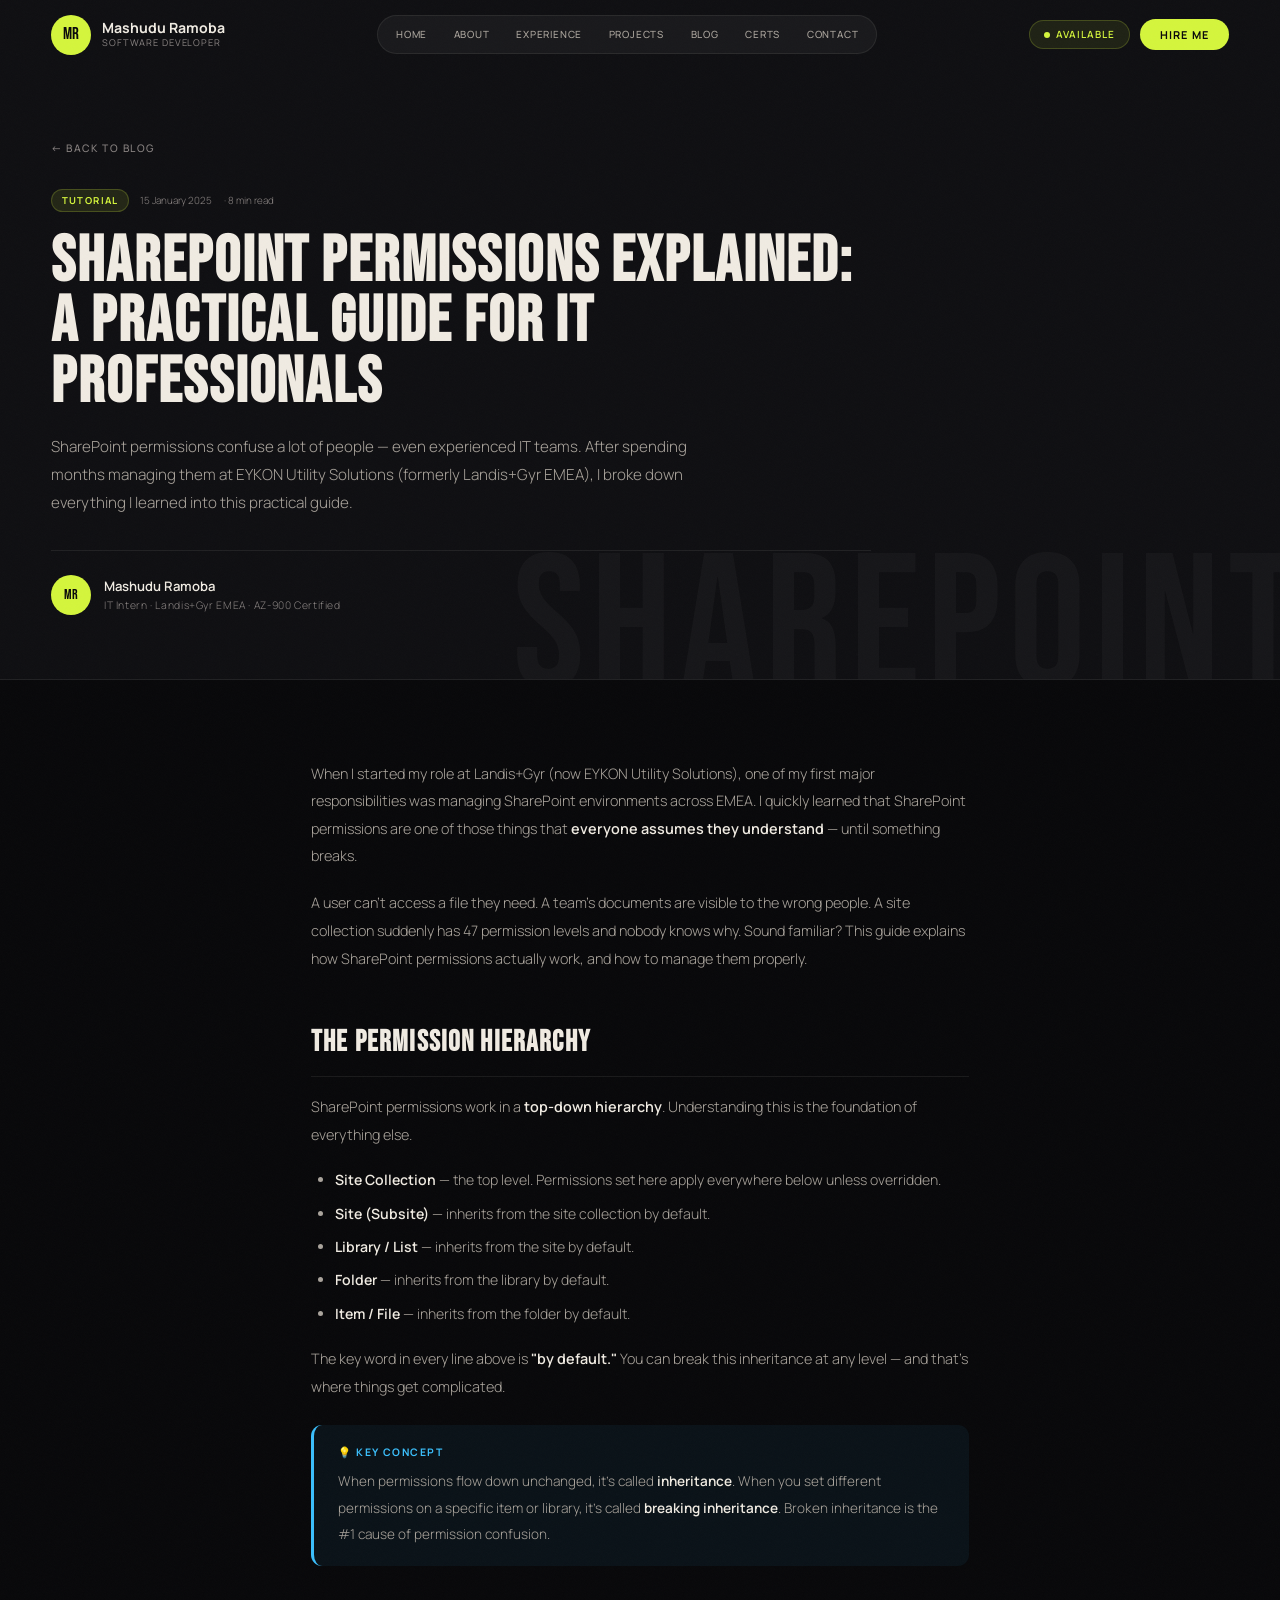
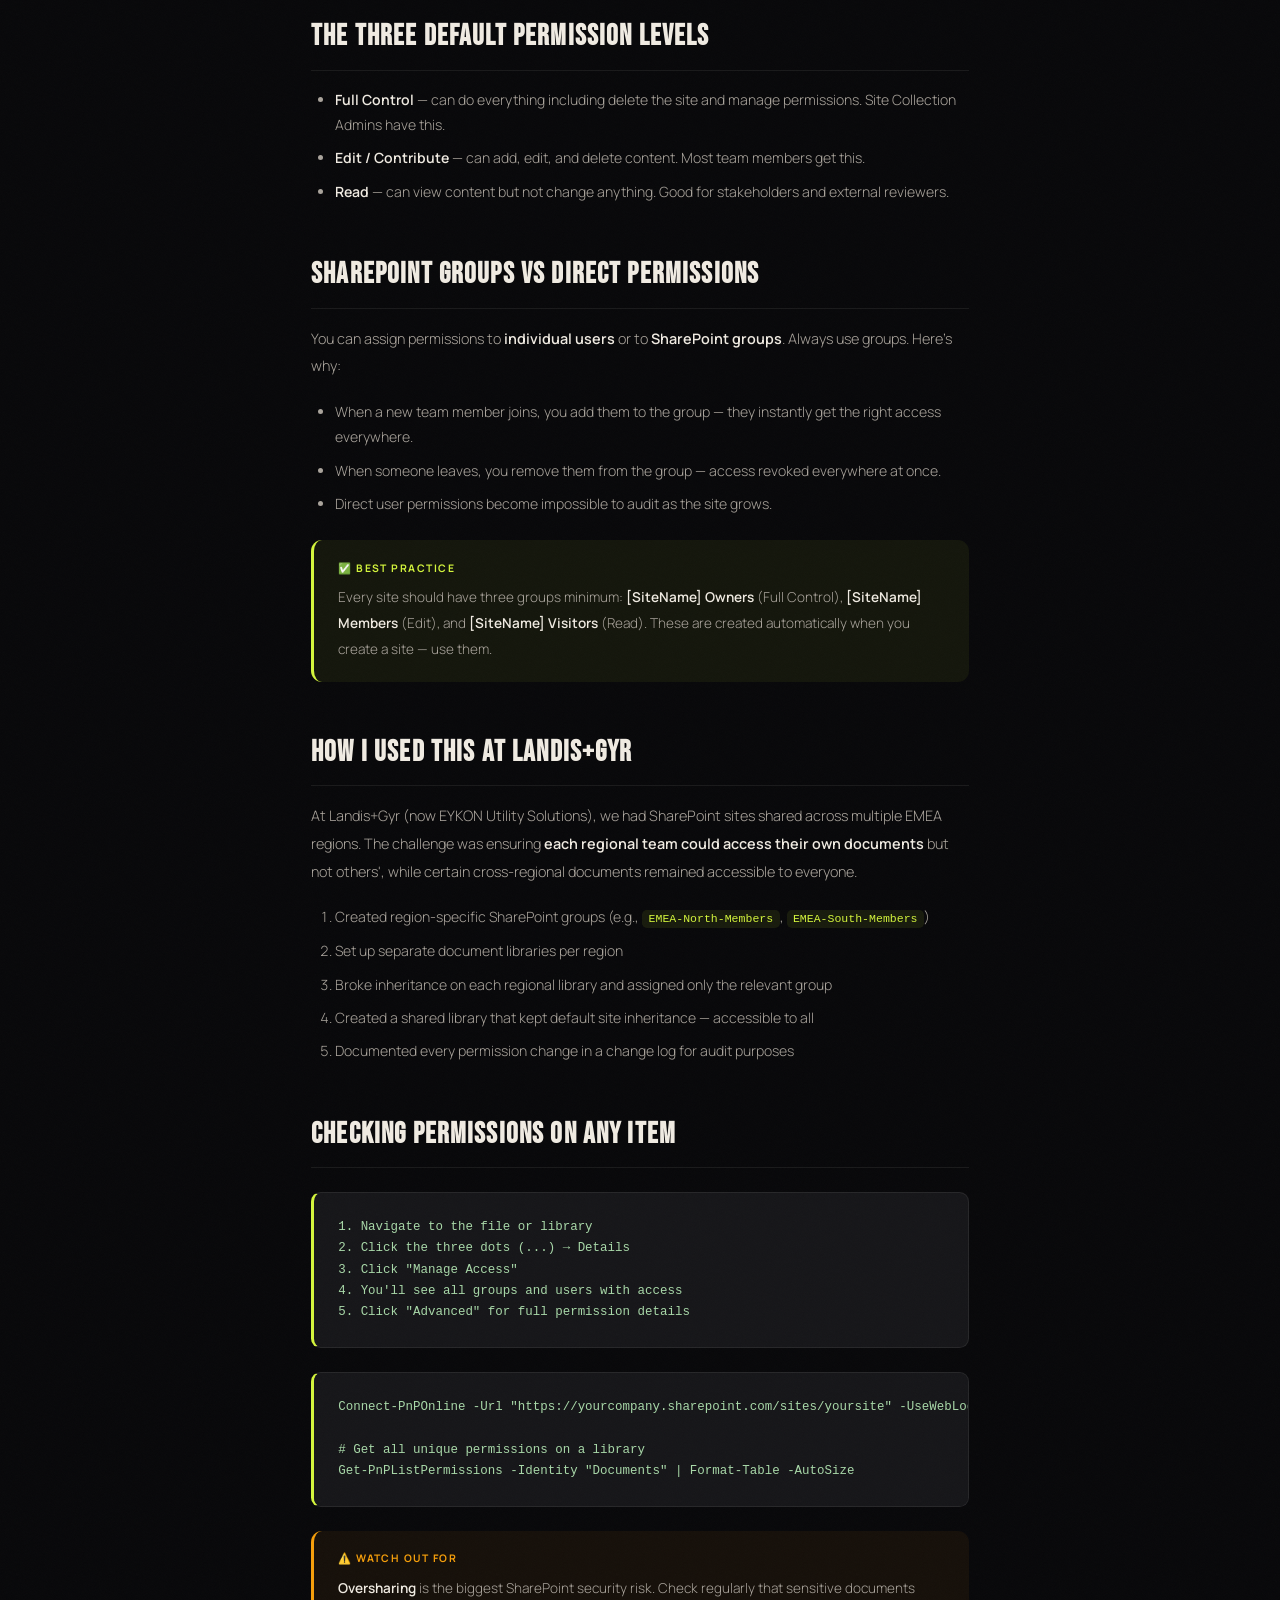
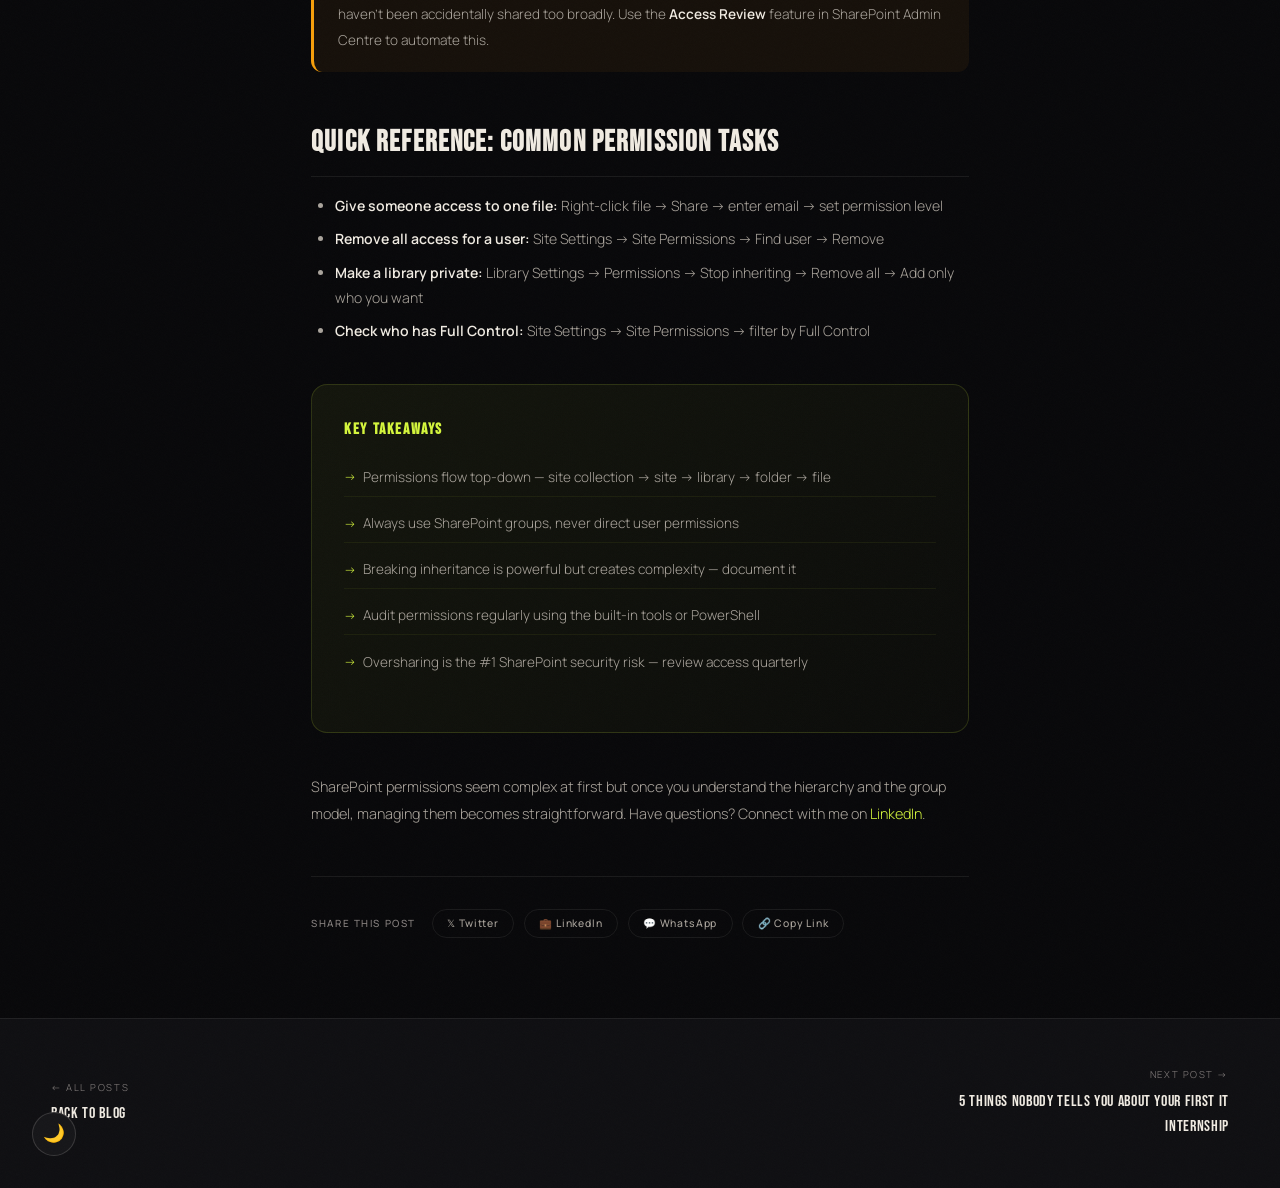
<file: post-sharepoint-guide.html>
<!DOCTYPE html>
<html lang="en">
<head>
<meta charset="UTF-8"/><meta name="viewport" content="width=device-width,initial-scale=1.0"/>
<title>SharePoint Permissions Explained — Mashudu Ramoba</title>
<link rel="preconnect" href="https://fonts.googleapis.com"/>
<link href="https://fonts.googleapis.com/css2?family=Bebas+Neue&family=Instrument+Serif:ital@0;1&family=Manrope:wght@300;400;500;600;700&display=swap" rel="stylesheet"/>
<link rel="stylesheet" href="style.css"/>
<style>
.post-hero{padding:calc(var(--nav-h) + 4rem) 4% 4rem;background:var(--ink2);border-bottom:1px solid var(--border);position:relative;overflow:hidden}
.post-hero::before{content:"SHAREPOINT";position:absolute;font-family:var(--fd);font-size:15vw;line-height:.9;color:var(--paper);opacity:.03;right:-2vw;bottom:-3vw;pointer-events:none;letter-spacing:.04em}
.post-hero-inner{max-width:820px;position:relative;z-index:1}
.post-back{display:inline-flex;align-items:center;gap:.5rem;font-size:.65rem;letter-spacing:.14em;text-transform:uppercase;color:var(--mist);font-weight:500;margin-bottom:2rem;transition:color .2s}
.post-back:hover{color:var(--acid)}
.post-hero-meta{display:flex;align-items:center;gap:.7rem;flex-wrap:wrap;margin-bottom:1.2rem}
.post-cat{font-size:.6rem;font-weight:700;letter-spacing:.14em;text-transform:uppercase;padding:.2rem .6rem;border-radius:1rem;background:rgba(212,245,60,.1);color:var(--acid);border:1px solid rgba(212,245,60,.2)}
.post-date,.post-read-time{font-size:.62rem;color:var(--mist)}
.post-hero-title{font-family:var(--fd);font-size:clamp(2rem,5vw,4rem);letter-spacing:.03em;line-height:.95;color:var(--paper);margin-bottom:1.2rem}
.post-hero-excerpt{font-size:.95rem;color:var(--mist2);line-height:1.85;max-width:680px}
.post-author-row{display:flex;align-items:center;gap:.8rem;margin-top:2rem;padding-top:1.5rem;border-top:1px solid var(--border)}
.post-avatar{width:40px;height:40px;border-radius:50%;background:var(--acid);color:var(--ink);display:flex;align-items:center;justify-content:center;font-family:var(--fd);font-size:.9rem;flex-shrink:0}
.author-name{font-size:.82rem;font-weight:600;color:var(--paper)}
.author-meta{font-size:.65rem;color:var(--mist);letter-spacing:.06em}
.post-article{max-width:760px;margin:0 auto;padding:5rem 4%}
.post-article h2{font-family:var(--fd);font-size:1.8rem;letter-spacing:.04em;color:var(--paper);margin:3rem 0 1rem;padding-bottom:.6rem;border-bottom:1px solid var(--border)}
.post-article h3{font-family:var(--fd);font-size:1.3rem;letter-spacing:.04em;color:var(--paper);margin:2rem 0 .8rem}
.post-article p{font-size:.9rem;color:var(--mist2);line-height:1.92;margin-bottom:1.2rem}
.post-article p strong{color:var(--paper);font-weight:600}
.post-article ul,.post-article ol{margin:0 0 1.2rem 1.5rem;display:flex;flex-direction:column;gap:.5rem}
.post-article li{font-size:.88rem;color:var(--mist2);line-height:1.8}
.post-article li strong{color:var(--paper);font-weight:600}
.post-article pre{background:var(--ink3);border:1px solid var(--border);border-left:3px solid var(--acid);border-radius:.6rem;padding:1.5rem;overflow-x:auto;margin:1.5rem 0;font-family:'Courier New',monospace;font-size:.78rem;line-height:1.7;color:#a8d8a8}
.post-article code{background:rgba(212,245,60,.08);color:var(--acid);font-family:'Courier New',monospace;font-size:.82em;padding:.15rem .4rem;border-radius:.3rem}
.post-article pre code{background:transparent;color:#a8d8a8;padding:0}
.callout{border-radius:.7rem;padding:1.2rem 1.5rem;margin:1.5rem 0;border-left:3px solid}
.callout-tip{background:rgba(212,245,60,.06);border-color:var(--acid)}
.callout-warn{background:rgba(245,158,11,.06);border-color:#f59e0b}
.callout-info{background:rgba(59,191,252,.06);border-color:#3bbffc}
.callout-title{font-size:.65rem;font-weight:700;letter-spacing:.14em;text-transform:uppercase;margin-bottom:.5rem}
.callout-tip .callout-title{color:var(--acid)}
.callout-warn .callout-title{color:#f59e0b}
.callout-info .callout-title{color:#3bbffc}
.callout p{margin-bottom:0;font-size:.85rem}
.key-takeaway{background:linear-gradient(135deg,rgba(212,245,60,.06),rgba(212,245,60,.02));border:1px solid rgba(212,245,60,.15);border-radius:1rem;padding:2rem;margin:2.5rem 0}
.key-takeaway h4{font-family:var(--fd);font-size:1rem;letter-spacing:.1em;color:var(--acid);margin-bottom:1rem}
.key-takeaway ul{margin-left:0;list-style:none}
.key-takeaway li{padding:.4rem 0 .4rem 1.2rem;position:relative;font-size:.85rem;color:var(--mist2);border-bottom:1px solid rgba(212,245,60,.06)}
.key-takeaway li:last-child{border-bottom:none}
.key-takeaway li::before{content:'→';position:absolute;left:0;color:var(--acid);font-size:.75rem;top:.5rem}
.post-nav{display:flex;justify-content:space-between;align-items:center;padding:3rem 4%;border-top:1px solid var(--border);background:var(--ink2);flex-wrap:wrap;gap:1rem}
.pnl{display:flex;flex-direction:column;gap:.4rem;max-width:280px}
.pnl-label{font-size:.6rem;letter-spacing:.16em;text-transform:uppercase;color:var(--mist)}
.pnl-title{font-family:var(--fd);font-size:1rem;letter-spacing:.04em;color:var(--paper);transition:color .2s}
.pnl:hover .pnl-title{color:var(--acid)}
</style>
</head>
<body>
<div id="reading-bar"></div>
<div id="scroll-progress"></div>
<nav id="nav">
  <a href="index.html" class="nl"><div class="nl-badge">MR</div><div class="nl-text"><span class="nl-name">Mashudu Ramoba</span><span class="nl-role">Software Developer</span></div></a>
  <div class="nl-links"><a href="index.html">Home</a><a href="about.html">About</a><a href="experience.html">Experience</a><a href="projects.html">Projects</a><a href="blog.html">Blog</a><a href="certifications.html">Certs</a><a href="contact.html">Contact</a></div>
  <div class="nl-r"><div class="nl-avail"><span class="pdot"></span>Available</div><button class="nl-hire" onclick="location.href='contact.html'">Hire Me</button><button class="nl-ham" id="ham"><span></span><span></span><span></span></button></div>
</nav>
<div id="drawer"><a href="index.html" onclick="closeDrawer()">Home</a><a href="about.html" onclick="closeDrawer()">About</a><a href="experience.html" onclick="closeDrawer()">Experience</a><a href="projects.html" onclick="closeDrawer()">Projects</a><a href="blog.html" onclick="closeDrawer()">Blog</a><a href="certifications.html" onclick="closeDrawer()">Certifications</a><a href="contact.html" onclick="closeDrawer()">Contact</a></div>

<div class="post-hero">
  <div class="post-hero-inner">
    <a href="blog.html" class="post-back">← Back to Blog</a>
    <div class="post-hero-meta"><span class="post-cat">Tutorial</span><span class="post-date">15 January 2025</span><span class="post-read-time">· 8 min read</span></div>
    <h1 class="post-hero-title">SharePoint Permissions Explained: A Practical Guide for IT Professionals</h1>
    <p class="post-hero-excerpt">SharePoint permissions confuse a lot of people — even experienced IT teams. After spending months managing them at EYKON Utility Solutions (formerly Landis+Gyr EMEA), I broke down everything I learned into this practical guide.</p>
    <div class="post-author-row"><div class="post-avatar">MR</div><div><div class="author-name">Mashudu Ramoba</div><div class="author-meta">IT Intern · Landis+Gyr EMEA · AZ-900 Certified</div></div></div>
  </div>
</div>

<article class="post-article rv">
  <p>When I started my role at Landis+Gyr (now EYKON Utility Solutions), one of my first major responsibilities was managing SharePoint environments across EMEA. I quickly learned that SharePoint permissions are one of those things that <strong>everyone assumes they understand</strong> — until something breaks.</p>
  <p>A user can't access a file they need. A team's documents are visible to the wrong people. A site collection suddenly has 47 permission levels and nobody knows why. Sound familiar? This guide explains how SharePoint permissions actually work, and how to manage them properly.</p>

  <h2>The Permission Hierarchy</h2>
  <p>SharePoint permissions work in a <strong>top-down hierarchy</strong>. Understanding this is the foundation of everything else.</p>
  <ul>
    <li><strong>Site Collection</strong> — the top level. Permissions set here apply everywhere below unless overridden.</li>
    <li><strong>Site (Subsite)</strong> — inherits from the site collection by default.</li>
    <li><strong>Library / List</strong> — inherits from the site by default.</li>
    <li><strong>Folder</strong> — inherits from the library by default.</li>
    <li><strong>Item / File</strong> — inherits from the folder by default.</li>
  </ul>
  <p>The key word in every line above is <strong>"by default."</strong> You can break this inheritance at any level — and that's where things get complicated.</p>

  <div class="callout callout-info">
    <div class="callout-title">💡 Key Concept</div>
    <p>When permissions flow down unchanged, it's called <strong>inheritance</strong>. When you set different permissions on a specific item or library, it's called <strong>breaking inheritance</strong>. Broken inheritance is the #1 cause of permission confusion.</p>
  </div>

  <h2>The Three Default Permission Levels</h2>
  <ul>
    <li><strong>Full Control</strong> — can do everything including delete the site and manage permissions. Site Collection Admins have this.</li>
    <li><strong>Edit / Contribute</strong> — can add, edit, and delete content. Most team members get this.</li>
    <li><strong>Read</strong> — can view content but not change anything. Good for stakeholders and external reviewers.</li>
  </ul>

  <h2>SharePoint Groups vs Direct Permissions</h2>
  <p>You can assign permissions to <strong>individual users</strong> or to <strong>SharePoint groups</strong>. Always use groups. Here's why:</p>
  <ul>
    <li>When a new team member joins, you add them to the group — they instantly get the right access everywhere.</li>
    <li>When someone leaves, you remove them from the group — access revoked everywhere at once.</li>
    <li>Direct user permissions become impossible to audit as the site grows.</li>
  </ul>

  <div class="callout callout-tip">
    <div class="callout-title">✅ Best Practice</div>
    <p>Every site should have three groups minimum: <strong>[SiteName] Owners</strong> (Full Control), <strong>[SiteName] Members</strong> (Edit), and <strong>[SiteName] Visitors</strong> (Read). These are created automatically when you create a site — use them.</p>
  </div>

  <h2>How I Used This at Landis+Gyr</h2>
  <p>At Landis+Gyr (now EYKON Utility Solutions), we had SharePoint sites shared across multiple EMEA regions. The challenge was ensuring <strong>each regional team could access their own documents</strong> but not others', while certain cross-regional documents remained accessible to everyone.</p>
  <ol>
    <li>Created region-specific SharePoint groups (e.g., <code>EMEA-North-Members</code>, <code>EMEA-South-Members</code>)</li>
    <li>Set up separate document libraries per region</li>
    <li>Broke inheritance on each regional library and assigned only the relevant group</li>
    <li>Created a shared library that kept default site inheritance — accessible to all</li>
    <li>Documented every permission change in a change log for audit purposes</li>
  </ol>

  <h2>Checking Permissions on Any Item</h2>
  <pre>1. Navigate to the file or library
2. Click the three dots (...) → Details
3. Click "Manage Access"
4. You'll see all groups and users with access
5. Click "Advanced" for full permission details</pre>

  <pre>Connect-PnPOnline -Url "https://yourcompany.sharepoint.com/sites/yoursite" -UseWebLogin

# Get all unique permissions on a library
Get-PnPListPermissions -Identity "Documents" | Format-Table -AutoSize</pre>

  <div class="callout callout-warn">
    <div class="callout-title">⚠️ Watch Out For</div>
    <p><strong>Oversharing</strong> is the biggest SharePoint security risk. Check regularly that sensitive documents haven't been accidentally shared too broadly. Use the <strong>Access Review</strong> feature in SharePoint Admin Centre to automate this.</p>
  </div>

  <h2>Quick Reference: Common Permission Tasks</h2>
  <ul>
    <li><strong>Give someone access to one file:</strong> Right-click file → Share → enter email → set permission level</li>
    <li><strong>Remove all access for a user:</strong> Site Settings → Site Permissions → Find user → Remove</li>
    <li><strong>Make a library private:</strong> Library Settings → Permissions → Stop inheriting → Remove all → Add only who you want</li>
    <li><strong>Check who has Full Control:</strong> Site Settings → Site Permissions → filter by Full Control</li>
  </ul>

  <div class="key-takeaway">
    <h4>KEY TAKEAWAYS</h4>
    <ul>
      <li>Permissions flow top-down — site collection → site → library → folder → file</li>
      <li>Always use SharePoint groups, never direct user permissions</li>
      <li>Breaking inheritance is powerful but creates complexity — document it</li>
      <li>Audit permissions regularly using the built-in tools or PowerShell</li>
      <li>Oversharing is the #1 SharePoint security risk — review access quarterly</li>
    </ul>
  </div>

  <p>SharePoint permissions seem complex at first but once you understand the hierarchy and the group model, managing them becomes straightforward. Have questions? Connect with me on <a href="https://www.linkedin.com/in/mashudu-ramoba-b692972a3" style="color:var(--acid)">LinkedIn</a>.</p>
<div class="share-row">
  <span class="share-label">Share this post</span>
  <button class="share-btn tw" onclick="sharePost('twitter')">𝕏 Twitter</button>
  <button class="share-btn li" onclick="sharePost('linkedin')">💼 LinkedIn</button>
  <button class="share-btn wa" onclick="sharePost('whatsapp')">💬 WhatsApp</button>
  <button class="share-btn cp" onclick="sharePost('copy')">🔗 Copy Link</button>
</div>
</article>

<div class="post-nav">
  <a href="blog.html" class="pnl"><span class="pnl-label">← All Posts</span><span class="pnl-title">Back to Blog</span></a>
  <a href="post-it-intern-lessons.html" class="pnl" style="text-align:right"><span class="pnl-label">Next Post →</span><span class="pnl-title">5 Things Nobody Tells You About Your First IT Internship</span></a>
</div>
<button id="btt" onclick="window.scrollTo({top:0,behavior:'smooth'})">↑</button>
<button id="theme-btn" onclick="toggleTheme()">🌙</button>
<script src="main.js"></script>
</body></html>
</file>
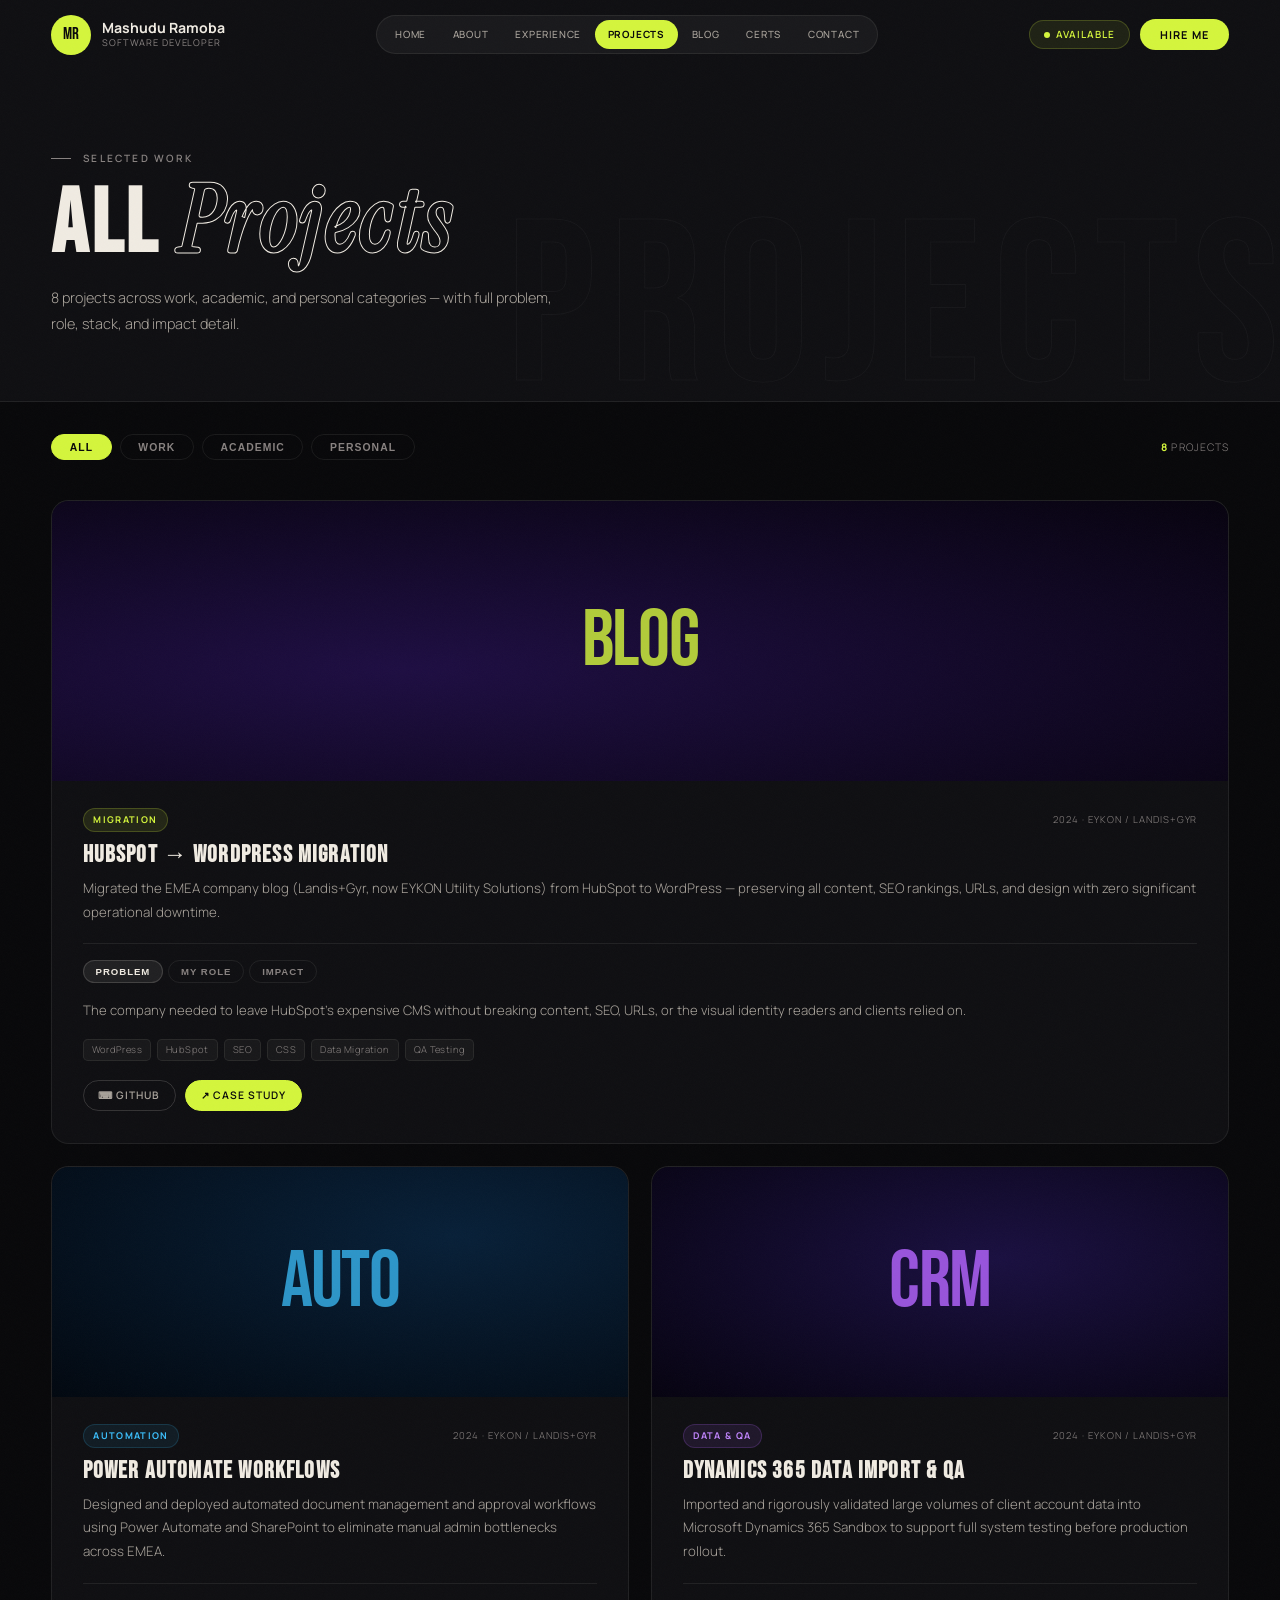
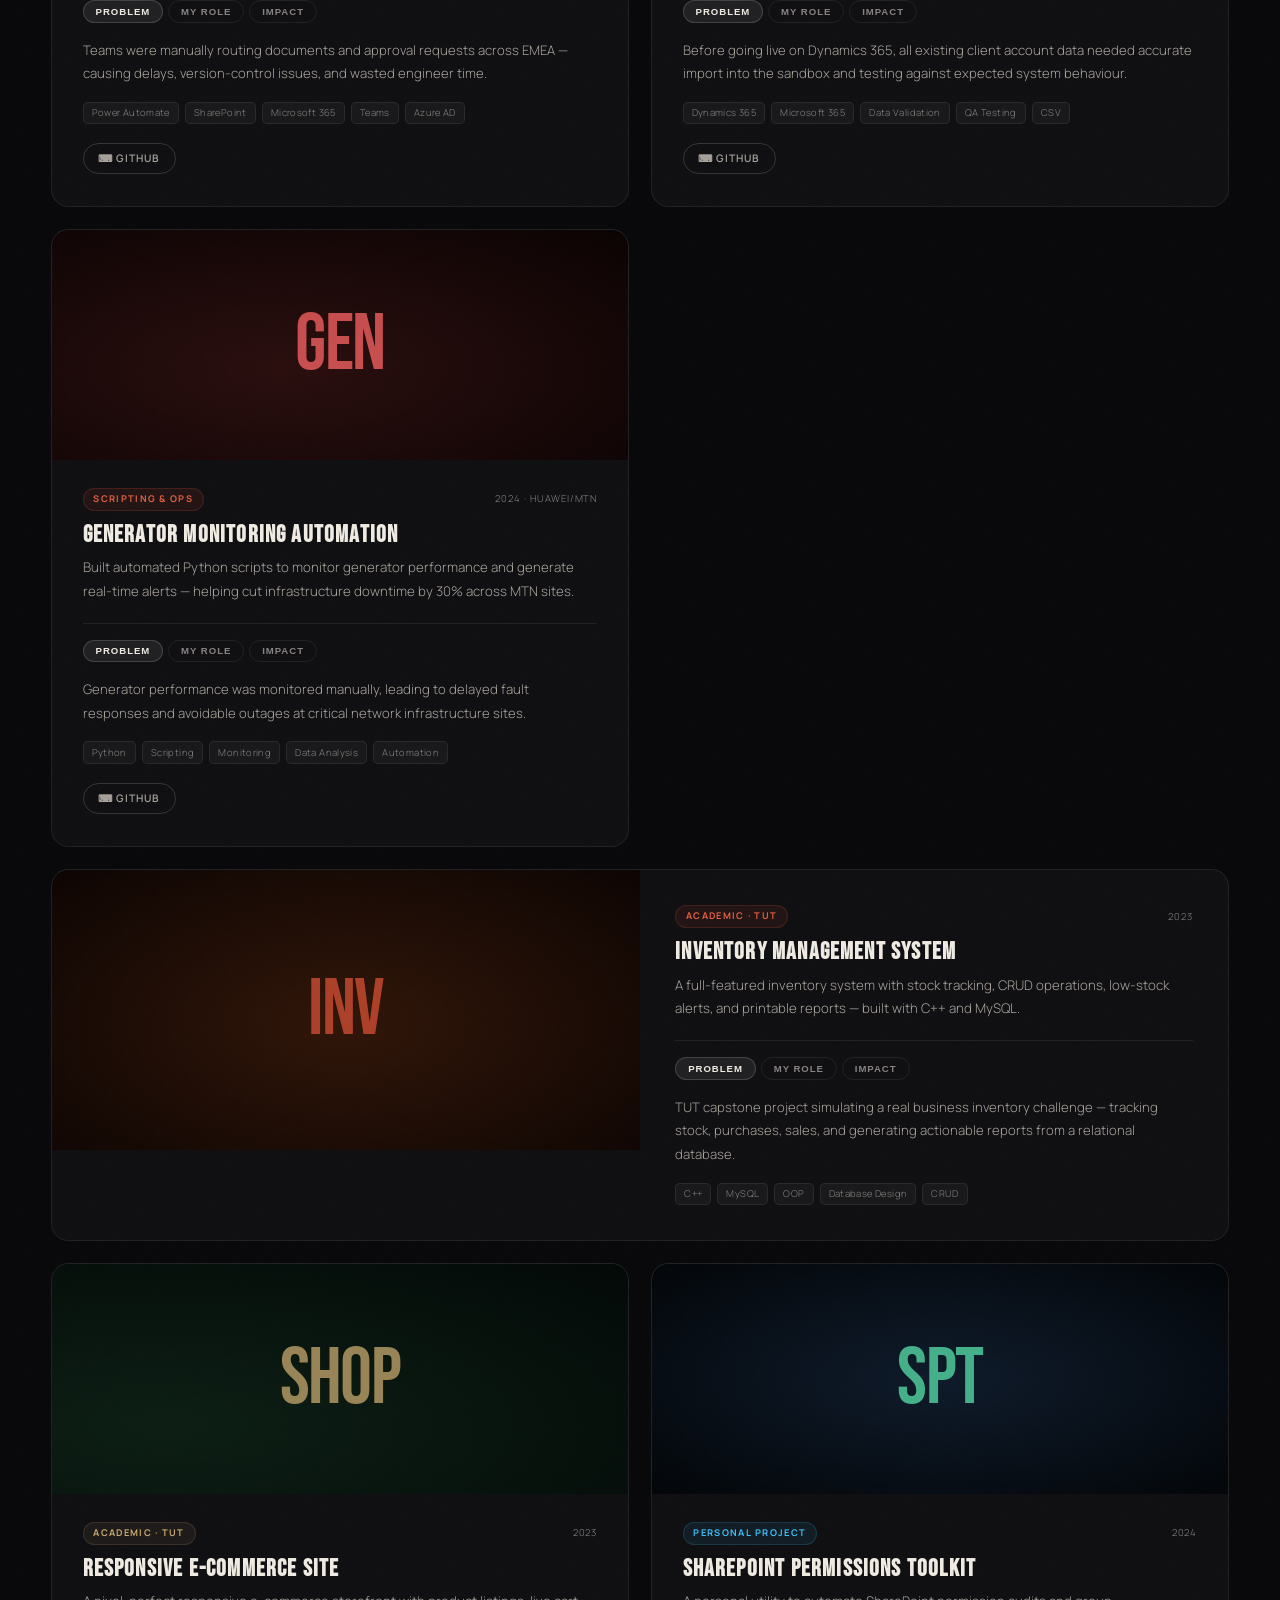
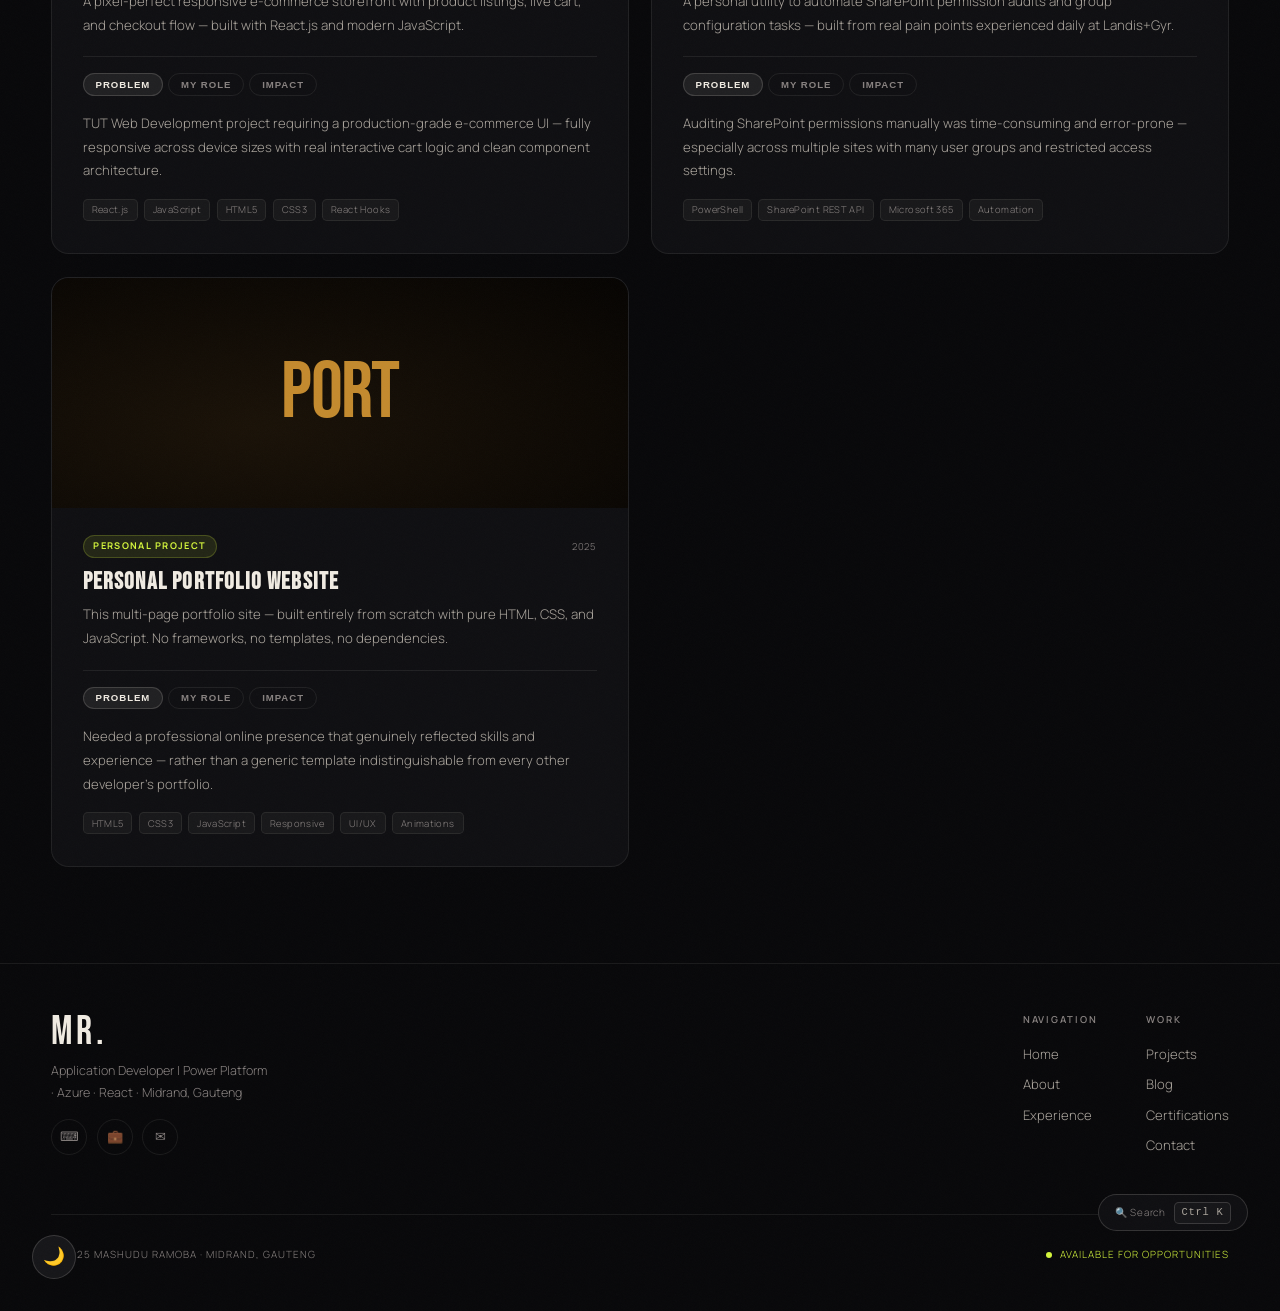
<file: projects.html>
<!DOCTYPE html>
<html lang="en">
<head>
<meta charset="UTF-8"/><meta name="viewport" content="width=device-width,initial-scale=1.0"/>
<title>Projects — Mashudu Ramoba</title>
<link rel="preconnect" href="https://fonts.googleapis.com"/>
<link href="https://fonts.googleapis.com/css2?family=Bebas+Neue&family=Instrument+Serif:ital@0;1&family=Manrope:wght@300;400;500;600;700&display=swap" rel="stylesheet"/>
<link rel="stylesheet" href="style.css"/>
<style>
.pr-filters{display:flex;align-items:center;gap:.5rem;flex-wrap:wrap;padding:2rem 4% 0}
.pf-btn{font-size:.65rem;font-weight:600;letter-spacing:.1em;text-transform:uppercase;padding:.42rem 1.1rem;border-radius:2rem;border:1px solid var(--border);background:transparent;color:var(--mist);cursor:pointer;transition:all .22s}
.pf-btn:hover{border-color:var(--border2);color:var(--paper)}
.pf-btn.on{background:var(--acid);color:var(--ink);border-color:var(--acid);font-weight:700}
.pr-count{font-size:.65rem;letter-spacing:.1em;text-transform:uppercase;color:var(--mist);margin-left:auto}
.pr-count span{color:var(--acid);font-weight:700}

.pr-grid{display:grid;grid-template-columns:1fr 1fr;gap:1.4rem;padding:2.5rem 4% 6rem}
.pc{background:var(--ink2);border:1px solid var(--border);border-radius:1.1rem;overflow:hidden;transition:border-color .3s,transform .35s,box-shadow .35s;display:flex;flex-direction:column}
.pc:hover{border-color:var(--border2);transform:translateY(-7px);box-shadow:0 20px 60px rgba(0,0,0,.5)}
.pc.w{grid-column:span 2}
.pc.hidden{display:none}
.pv{height:230px;position:relative;overflow:hidden;display:flex;align-items:center;justify-content:center;flex-shrink:0}
.pc.w .pv{height:280px}
.pbg{position:absolute;inset:0;transition:transform .7s cubic-bezier(.25,.46,.45,.94)}
.pc:hover .pbg{transform:scale(1.07)}
.pb1{background:radial-gradient(ellipse at 30% 60%,#1e0e42,#07030f)}
.pb2{background:radial-gradient(ellipse at 70% 30%,#082038,#020810)}
.pb3{background:radial-gradient(ellipse at 50% 55%,#301508,#0c0402)}
.pb4{background:radial-gradient(ellipse at 20% 70%,#0c1e14,#020806)}
.pb5{background:radial-gradient(ellipse at 60% 40%,#1a1040,#060310)}
.pb6{background:radial-gradient(ellipse at 40% 60%,#2a0e0e,#0a0202)}
.pb7{background:radial-gradient(ellipse at 50% 50%,#0e1a2a,#020508)}
.pb8{background:radial-gradient(ellipse at 35% 65%,#1a1208,#060402)}
.pg{position:relative;z-index:1;font-family:var(--fd);font-size:5rem;line-height:1;letter-spacing:-.02em;user-select:none;transition:transform .45s,letter-spacing .45s}
.pc:hover .pg{transform:scale(1.12);letter-spacing:.05em}
.pg1{color:rgba(212,245,60,.82)}.pg2{color:rgba(59,191,252,.75)}.pg3{color:rgba(201,75,47,.82)}
.pg4{color:rgba(200,169,110,.75)}.pg5{color:rgba(180,100,255,.82)}.pg6{color:rgba(255,100,100,.75)}
.pg7{color:rgba(80,210,160,.82)}.pg8{color:rgba(255,180,60,.75)}
.pov{position:absolute;inset:0;z-index:2;background:linear-gradient(to top,rgba(6,6,9,.97) 0%,transparent 60%);display:flex;flex-direction:column;justify-content:flex-end;padding:1.8rem;opacity:0;transition:opacity .32s}
.pc:hover .pov{opacity:1}
.pov-inner{display:flex;align-items:center;gap:1.5rem;flex-wrap:wrap}
.pov-stat{text-align:center}
.pov-stat strong{display:block;font-family:var(--fd);font-size:1.4rem;color:var(--acid);line-height:1}
.pov-stat span{font-size:.6rem;letter-spacing:.1em;text-transform:uppercase;color:var(--mist2)}
.pb{padding:1.7rem 1.9rem 2rem;flex:1;display:flex;flex-direction:column}
.pm{display:flex;justify-content:space-between;align-items:center;margin-bottom:.8rem;flex-wrap:wrap;gap:.4rem}
.ptag{font-size:.58rem;letter-spacing:.14em;text-transform:uppercase;font-weight:700;padding:.2rem .62rem;border-radius:1rem}
.pt1{background:rgba(212,245,60,.1);color:var(--acid);border:1px solid rgba(212,245,60,.2)}
.pt2{background:rgba(59,191,252,.08);color:var(--sky);border:1px solid rgba(59,191,252,.16)}
.pt3{background:rgba(201,75,47,.1);color:#e06040;border:1px solid rgba(201,75,47,.2)}
.pt4{background:rgba(200,169,110,.08);color:var(--gold);border:1px solid rgba(200,169,110,.15)}
.pt5{background:rgba(180,100,255,.1);color:var(--purple);border:1px solid rgba(180,100,255,.2)}
.pyr{font-size:.6rem;letter-spacing:.1em;color:var(--mist);text-transform:uppercase}
.p-title{font-family:var(--fd);font-size:1.48rem;letter-spacing:.05em;margin-bottom:.55rem;line-height:1}
.p-summary{font-size:.83rem;color:var(--mist2);line-height:1.78;margin-bottom:1.2rem}
.p-accordion{border-top:1px solid var(--border);margin-top:auto;padding-top:1rem}
.p-acc-tabs{display:flex;gap:.3rem;margin-bottom:1rem;flex-wrap:wrap}
.p-acc-tab{font-size:.6rem;letter-spacing:.1em;text-transform:uppercase;font-weight:600;padding:.3rem .75rem;border-radius:1rem;border:1px solid var(--border);background:transparent;color:var(--mist);cursor:pointer;transition:all .18s}
.p-acc-tab:hover{border-color:var(--border2);color:var(--paper)}
.p-acc-tab.on{background:rgba(240,235,226,.08);border-color:var(--border2);color:var(--paper)}
.p-acc-panel{display:none;animation:fadeUp .25s ease}
.p-acc-panel.on{display:block}
@keyframes fadeUp{from{opacity:0;transform:translateY(4px)}to{opacity:1;transform:none}}
.p-acc-text{font-size:.82rem;color:var(--mist2);line-height:1.8}
.p-acc-text strong{color:var(--paper);font-weight:600}
.p-acc-text ul{list-style:none;display:flex;flex-direction:column;gap:.45rem;margin-top:.5rem}
.p-acc-text ul li{padding-left:1.1rem;position:relative}
.p-acc-text ul li::before{content:'—';position:absolute;left:0;color:rgba(212,245,60,.45);font-size:.7rem;top:.05em}
.p-stack{display:flex;gap:.38rem;flex-wrap:wrap;margin-top:1rem}
.p-st{font-size:.59rem;padding:.16rem .5rem;background:rgba(240,235,226,.04);border:1px solid var(--border);border-radius:.3rem;color:var(--mist);letter-spacing:.04em}
.pc-split{display:grid;grid-template-columns:1fr 1fr}
.pc-split .pv{height:100%;min-height:230px}
.pr-empty{display:none;grid-column:1/-1;text-align:center;padding:5rem 0;font-size:.88rem;color:var(--mist)}
.pr-empty.show{display:block}
@media(max-width:900px){.pr-grid{grid-template-columns:1fr}.pc.w{grid-column:span 1}.pc-split{grid-template-columns:1fr}}
</style>
</head>
<body>
<div id="scroll-progress"></div>
<div id="search-hint" style="position:fixed;bottom:5rem;right:2rem;z-index:600;display:flex;align-items:center;gap:.5rem;background:var(--ink2);border:1px solid var(--border2);border-radius:2rem;padding:.4rem 1rem;font-size:.62rem;color:var(--mist);letter-spacing:.08em;cursor:pointer;transition:all .2s;animation:hintPop .5s 2s both cubic-bezier(.22,1,.36,1)" onclick="openSearch()"><span>🔍 Search</span><kbd style="background:var(--ink3);border:1px solid var(--border2);border-radius:.3rem;padding:.1rem .4rem;font-family:monospace;font-size:.65rem;color:var(--mist2)">Ctrl K</kbd></div>
<nav id="nav">
  <a href="index.html" class="nl"><div class="nl-badge">MR</div><div class="nl-text"><span class="nl-name">Mashudu Ramoba</span><span class="nl-role">Software Developer</span></div></a>
  <div class="nl-links"><a href="index.html">Home</a><a href="about.html">About</a><a href="experience.html">Experience</a><a href="projects.html">Projects</a><a href="blog.html">Blog</a><a href="certifications.html">Certs</a><a href="contact.html">Contact</a></div>
  <div class="nl-r"><div class="nl-avail"><span class="pdot"></span>Available</div><button class="nl-hire" onclick="location.href='contact.html'">Hire Me</button><button class="nl-ham" id="ham"><span></span><span></span><span></span></button></div>
</nav>
<div id="drawer"><a href="index.html" onclick="closeDrawer()">Home</a><a href="about.html" onclick="closeDrawer()">About</a><a href="experience.html" onclick="closeDrawer()">Experience</a><a href="projects.html" onclick="closeDrawer()">Projects</a><a href="blog.html" onclick="closeDrawer()">Blog</a><a href="certifications.html" onclick="closeDrawer()">Certifications</a><a href="contact.html" onclick="closeDrawer()">Contact</a></div>

<div class="pg-header" data-title="PROJECTS">
  <p class="pg-kicker">Selected Work</p>
  <h1 class="pg-title">All <span>Projects</span></h1>
  <p class="pg-sub">8 projects across work, academic, and personal categories — with full problem, role, stack, and impact detail.</p>
</div>

<!-- Filters -->
<div class="pr-filters rv">
  <button class="pf-btn on" onclick="filterP('all',this)">All</button>
  <button class="pf-btn" onclick="filterP('work',this)">Work</button>
  <button class="pf-btn" onclick="filterP('academic',this)">Academic</button>
  <button class="pf-btn" onclick="filterP('personal',this)">Personal</button>
  <span class="pr-count"><span id="pr-num">8</span> projects</span>
</div>

<div class="pr-grid" id="prg">

  <!-- 1 HubSpot WordPress (WORK, wide) -->
  <div class="pc w rv" data-cat="work">
    <div class="pv"><div class="pbg pb1"></div><div class="pg pg1">BLOG</div>
      <div class="pov"><div class="pov-inner"><div class="pov-stat"><strong>100%</strong><span>Data Preserved</span></div><div class="pov-stat"><strong>~0</strong><span>Downtime</span></div><div class="pov-stat"><strong>EMEA</strong><span>Region</span></div></div></div>
    </div>
    <div class="pb">
      <div class="pm"><span class="ptag pt1">Migration</span><span class="pyr">2024 · EYKON / Landis+Gyr</span></div>
      <h3 class="p-title">HubSpot → WordPress Migration</h3>
      <p class="p-summary">Migrated the EMEA company blog (Landis+Gyr, now EYKON Utility Solutions) from HubSpot to WordPress — preserving all content, SEO rankings, URLs, and design with zero significant operational downtime.</p>
      <div class="p-accordion">
        <div class="p-acc-tabs"><button class="p-acc-tab on" onclick="sTab(this,'p1a')">Problem</button><button class="p-acc-tab" onclick="sTab(this,'p1b')">My Role</button><button class="p-acc-tab" onclick="sTab(this,'p1c')">Impact</button></div>
        <div class="p-acc-panel on" id="p1a"><div class="p-acc-text">The company needed to leave HubSpot's expensive CMS without breaking content, SEO, URLs, or the visual identity readers and clients relied on.</div></div>
        <div class="p-acc-panel" id="p1b"><div class="p-acc-text"><ul><li>Planned and executed full content migration strategy end-to-end</li><li>Mapped and redirected all URLs to preserve SEO value</li><li>Rebuilt blog design in WordPress to match original</li><li>Validated every post, image, and metadata entry post-migration</li><li>Coordinated testing and sign-off with EMEA teams</li></ul></div></div>
        <div class="p-acc-panel" id="p1c"><div class="p-acc-text"><strong>Zero data loss</strong> across all blog content. <strong>No measurable downtime</strong> during cutover. SEO rankings maintained. Reduced CMS licensing costs for the organisation.</div></div>
      </div>
      <div class="p-stack"><span class="p-st">WordPress</span><span class="p-st">HubSpot</span><span class="p-st">SEO</span><span class="p-st">CSS</span><span class="p-st">Data Migration</span><span class="p-st">QA Testing</span></div>
      <div style="display:flex;gap:.6rem;margin-top:1.2rem;flex-wrap:wrap">
        <a href="https://github.com/MashuduRamoba" target="_blank" style="display:inline-flex;align-items:center;gap:.4rem;font-size:.65rem;font-weight:600;letter-spacing:.1em;text-transform:uppercase;padding:.38rem .9rem;border:1px solid var(--border2);border-radius:2rem;color:var(--mist2);transition:all .2s" onmouseover="this.style.borderColor='var(--acid)';this.style.color='var(--acid)'" onmouseout="this.style.borderColor='var(--border2)';this.style.color='var(--mist2)'">⌨ GitHub</a>
        <a href="experience.html" style="display:inline-flex;align-items:center;gap:.4rem;font-size:.65rem;font-weight:600;letter-spacing:.1em;text-transform:uppercase;padding:.38rem .9rem;background:var(--acid);border:1px solid var(--acid);border-radius:2rem;color:var(--ink);transition:all .2s">↗ Case Study</a>
      </div>
    </div>
  </div>

  <!-- 2 Power Automate (WORK) -->
  <div class="pc rv" data-cat="work">
    <div class="pv"><div class="pbg pb2"></div><div class="pg pg2">AUTO</div>
      <div class="pov"><div class="pov-inner"><div class="pov-stat"><strong>Hours</strong><span>Saved Weekly</span></div><div class="pov-stat"><strong>EMEA</strong><span>Multi-region</span></div></div></div>
    </div>
    <div class="pb">
      <div class="pm"><span class="ptag pt2">Automation</span><span class="pyr">2024 · EYKON / Landis+Gyr</span></div>
      <h3 class="p-title">Power Automate Workflows</h3>
      <p class="p-summary">Designed and deployed automated document management and approval workflows using Power Automate and SharePoint to eliminate manual admin bottlenecks across EMEA.</p>
      <div class="p-accordion">
        <div class="p-acc-tabs"><button class="p-acc-tab on" onclick="sTab(this,'p2a')">Problem</button><button class="p-acc-tab" onclick="sTab(this,'p2b')">My Role</button><button class="p-acc-tab" onclick="sTab(this,'p2c')">Impact</button></div>
        <div class="p-acc-panel on" id="p2a"><div class="p-acc-text">Teams were manually routing documents and approval requests across EMEA — causing delays, version-control issues, and wasted engineer time.</div></div>
        <div class="p-acc-panel" id="p2b"><div class="p-acc-text"><ul><li>Gathered business requirements from cross-team stakeholders</li><li>Designed multi-step approval flows in Power Automate</li><li>Integrated flows with SharePoint libraries and Teams notifications</li><li>Tested, debugged, and documented all workflows</li></ul></div></div>
        <div class="p-acc-panel" id="p2c"><div class="p-acc-text">Eliminated hours of manual routing per week. Reduced approval turnaround significantly. Improved audit trail and version control across all connected SharePoint sites.</div></div>
      </div>
      <div class="p-stack"><span class="p-st">Power Automate</span><span class="p-st">SharePoint</span><span class="p-st">Microsoft 365</span><span class="p-st">Teams</span><span class="p-st">Azure AD</span></div>
      <div style="display:flex;gap:.6rem;margin-top:1.2rem"><a href="https://github.com/MashuduRamoba" target="_blank" style="display:inline-flex;align-items:center;gap:.4rem;font-size:.65rem;font-weight:600;letter-spacing:.1em;text-transform:uppercase;padding:.38rem .9rem;border:1px solid var(--border2);border-radius:2rem;color:var(--mist2);transition:all .2s" onmouseover="this.style.borderColor='var(--acid)';this.style.color='var(--acid)'" onmouseout="this.style.borderColor='var(--border2)';this.style.color='var(--mist2)'">⌨ GitHub</a></div>
    </div>
  </div>

  <!-- 3 Dynamics 365 (WORK) -->
  <div class="pc rv d1" data-cat="work">
    <div class="pv"><div class="pbg pb5"></div><div class="pg pg5">CRM</div>
      <div class="pov"><div class="pov-inner"><div class="pov-stat"><strong>100%</strong><span>Validation Pass</span></div><div class="pov-stat"><strong>QA</strong><span>Signed Off</span></div></div></div>
    </div>
    <div class="pb">
      <div class="pm"><span class="ptag pt5">Data &amp; QA</span><span class="pyr">2024 · EYKON / Landis+Gyr</span></div>
      <h3 class="p-title">Dynamics 365 Data Import &amp; QA</h3>
      <p class="p-summary">Imported and rigorously validated large volumes of client account data into Microsoft Dynamics 365 Sandbox to support full system testing before production rollout.</p>
      <div class="p-accordion">
        <div class="p-acc-tabs"><button class="p-acc-tab on" onclick="sTab(this,'p3a')">Problem</button><button class="p-acc-tab" onclick="sTab(this,'p3b')">My Role</button><button class="p-acc-tab" onclick="sTab(this,'p3c')">Impact</button></div>
        <div class="p-acc-panel on" id="p3a"><div class="p-acc-text">Before going live on Dynamics 365, all existing client account data needed accurate import into the sandbox and testing against expected system behaviour.</div></div>
        <div class="p-acc-panel" id="p3b"><div class="p-acc-text"><ul><li>Mapped source data fields to Dynamics 365 schema</li><li>Executed bulk imports using CSV and native D365 tools</li><li>Wrote validation scripts verifying counts, field integrity, and relationships</li><li>Documented discrepancies and resolved with senior engineers</li></ul></div></div>
        <div class="p-acc-panel" id="p3c"><div class="p-acc-text"><strong>100% data validation pass rate</strong> on final QA cycle. Identified multiple mapping issues that would have caused production failures.</div></div>
      </div>
      <div class="p-stack"><span class="p-st">Dynamics 365</span><span class="p-st">Microsoft 365</span><span class="p-st">Data Validation</span><span class="p-st">QA Testing</span><span class="p-st">CSV</span></div>
      <div style="display:flex;gap:.6rem;margin-top:1.2rem"><a href="https://github.com/MashuduRamoba" target="_blank" style="display:inline-flex;align-items:center;gap:.4rem;font-size:.65rem;font-weight:600;letter-spacing:.1em;text-transform:uppercase;padding:.38rem .9rem;border:1px solid var(--border2);border-radius:2rem;color:var(--mist2);transition:all .2s" onmouseover="this.style.borderColor='var(--acid)';this.style.color='var(--acid)'" onmouseout="this.style.borderColor='var(--border2)';this.style.color='var(--mist2)'">⌨ GitHub</a></div>
    </div>
  </div>

  <!-- 4 Generator Monitoring (WORK) -->
  <div class="pc rv d2" data-cat="work">
    <div class="pv"><div class="pbg pb6"></div><div class="pg pg6">GEN</div>
      <div class="pov"><div class="pov-inner"><div class="pov-stat"><strong>30%</strong><span>Less Downtime</span></div><div class="pov-stat"><strong>Real-time</strong><span>Alerting</span></div></div></div>
    </div>
    <div class="pb">
      <div class="pm"><span class="ptag pt3">Scripting &amp; Ops</span><span class="pyr">2024 · Huawei/MTN</span></div>
      <h3 class="p-title">Generator Monitoring Automation</h3>
      <p class="p-summary">Built automated Python scripts to monitor generator performance and generate real-time alerts — helping cut infrastructure downtime by 30% across MTN sites.</p>
      <div class="p-accordion">
        <div class="p-acc-tabs"><button class="p-acc-tab on" onclick="sTab(this,'p4a')">Problem</button><button class="p-acc-tab" onclick="sTab(this,'p4b')">My Role</button><button class="p-acc-tab" onclick="sTab(this,'p4c')">Impact</button></div>
        <div class="p-acc-panel on" id="p4a"><div class="p-acc-text">Generator performance was monitored manually, leading to delayed fault responses and avoidable outages at critical network infrastructure sites.</div></div>
        <div class="p-acc-panel" id="p4b"><div class="p-acc-text"><ul><li>Developed Python scripts to poll generator telemetry and flag anomalies</li><li>Integrated alerting into the operations team dispatch workflow</li><li>Maintained and updated monitoring logic as infrastructure changed</li><li>Coordinated with field technicians on preventive maintenance</li></ul></div></div>
        <div class="p-acc-panel" id="p4c"><div class="p-acc-text"><strong>30% reduction in infrastructure downtime.</strong> Real-time alerts enabled faster dispatch. Data analysis surfaced recurring faults, enabling proactive maintenance scheduling.</div></div>
      </div>
      <div class="p-stack"><span class="p-st">Python</span><span class="p-st">Scripting</span><span class="p-st">Monitoring</span><span class="p-st">Data Analysis</span><span class="p-st">Automation</span></div>
      <div style="display:flex;gap:.6rem;margin-top:1.2rem"><a href="https://github.com/MashuduRamoba" target="_blank" style="display:inline-flex;align-items:center;gap:.4rem;font-size:.65rem;font-weight:600;letter-spacing:.1em;text-transform:uppercase;padding:.38rem .9rem;border:1px solid var(--border2);border-radius:2rem;color:var(--mist2);transition:all .2s" onmouseover="this.style.borderColor='var(--acid)';this.style.color='var(--acid)'" onmouseout="this.style.borderColor='var(--border2)';this.style.color='var(--mist2)'">⌨ GitHub</a></div>
    </div>
  </div>

  <!-- 5 Inventory System (ACADEMIC, wide split) -->
  <div class="pc w rv d1" data-cat="academic">
    <div class="pc-split">
      <div class="pv" style="min-height:230px"><div class="pbg pb3"></div><div class="pg pg3">INV</div>
        <div class="pov"><div class="pov-inner"><div class="pov-stat"><strong>C++</strong><span>&amp; MySQL</span></div><div class="pov-stat"><strong>Full</strong><span>CRUD System</span></div></div></div>
      </div>
      <div class="pb" style="display:flex;flex-direction:column;justify-content:center;padding:2.2rem">
        <div class="pm"><span class="ptag pt3">Academic · TUT</span><span class="pyr">2023</span></div>
        <h3 class="p-title">Inventory Management System</h3>
        <p class="p-summary">A full-featured inventory system with stock tracking, CRUD operations, low-stock alerts, and printable reports — built with C++ and MySQL.</p>
        <div class="p-accordion">
          <div class="p-acc-tabs"><button class="p-acc-tab on" onclick="sTab(this,'p5a')">Problem</button><button class="p-acc-tab" onclick="sTab(this,'p5b')">My Role</button><button class="p-acc-tab" onclick="sTab(this,'p5c')">Impact</button></div>
          <div class="p-acc-panel on" id="p5a"><div class="p-acc-text">TUT capstone project simulating a real business inventory challenge — tracking stock, purchases, sales, and generating actionable reports from a relational database.</div></div>
          <div class="p-acc-panel" id="p5b"><div class="p-acc-text"><ul><li>Designed the relational database schema in MySQL</li><li>Built C++ application with full OOP architecture</li><li>Implemented CRUD operations, search, filtering, and low-stock alerts</li><li>Added report generation and export functionality</li></ul></div></div>
          <div class="p-acc-panel" id="p5c"><div class="p-acc-text">Received distinction-level feedback for code quality and feature completeness. Demonstrated strong <strong>OOP principles</strong> and relational database design.</div></div>
        </div>
        <div class="p-stack"><span class="p-st">C++</span><span class="p-st">MySQL</span><span class="p-st">OOP</span><span class="p-st">Database Design</span><span class="p-st">CRUD</span></div>
      </div>
    </div>
  </div>

  <!-- 6 E-Commerce (ACADEMIC) -->
  <div class="pc rv d2" data-cat="academic">
    <div class="pv"><div class="pbg pb4"></div><div class="pg pg4">SHOP</div>
      <div class="pov"><div class="pov-inner"><div class="pov-stat"><strong>React</strong><span>Frontend</span></div><div class="pov-stat"><strong>Fully</strong><span>Responsive</span></div></div></div>
    </div>
    <div class="pb">
      <div class="pm"><span class="ptag pt4">Academic · TUT</span><span class="pyr">2023</span></div>
      <h3 class="p-title">Responsive E-Commerce Site</h3>
      <p class="p-summary">A pixel-perfect responsive e-commerce storefront with product listings, live cart, and checkout flow — built with React.js and modern JavaScript.</p>
      <div class="p-accordion">
        <div class="p-acc-tabs"><button class="p-acc-tab on" onclick="sTab(this,'p6a')">Problem</button><button class="p-acc-tab" onclick="sTab(this,'p6b')">My Role</button><button class="p-acc-tab" onclick="sTab(this,'p6c')">Impact</button></div>
        <div class="p-acc-panel on" id="p6a"><div class="p-acc-text">TUT Web Development project requiring a production-grade e-commerce UI — fully responsive across device sizes with real interactive cart logic and clean component architecture.</div></div>
        <div class="p-acc-panel" id="p6b"><div class="p-acc-text"><ul><li>Designed and built all UI components from scratch in React.js</li><li>Implemented cart state management using React Hooks</li><li>Ensured full mobile responsiveness with CSS Grid and Flexbox</li><li>Applied modern UI/UX principles throughout</li></ul></div></div>
        <div class="p-acc-panel" id="p6c"><div class="p-acc-text">Demonstrated professional-grade <strong>React.js</strong> architecture and responsive design skills. Praised for clean code and attention to detail in UI/UX.</div></div>
      </div>
      <div class="p-stack"><span class="p-st">React.js</span><span class="p-st">JavaScript</span><span class="p-st">HTML5</span><span class="p-st">CSS3</span><span class="p-st">React Hooks</span></div>
    </div>
  </div>

  <!-- 7 SharePoint Toolkit (PERSONAL) -->
  <div class="pc rv d1" data-cat="personal">
    <div class="pv"><div class="pbg pb7"></div><div class="pg pg7">SPT</div>
      <div class="pov"><div class="pov-inner"><div class="pov-stat"><strong>IT Teams</strong><span>Target Users</span></div><div class="pov-stat"><strong>Hours</strong><span>Saved</span></div></div></div>
    </div>
    <div class="pb">
      <div class="pm"><span class="ptag pt2">Personal Project</span><span class="pyr">2024</span></div>
      <h3 class="p-title">SharePoint Permissions Toolkit</h3>
      <p class="p-summary">A personal utility to automate SharePoint permission audits and group configuration tasks — built from real pain points experienced daily at Landis+Gyr.</p>
      <div class="p-accordion">
        <div class="p-acc-tabs"><button class="p-acc-tab on" onclick="sTab(this,'p7a')">Problem</button><button class="p-acc-tab" onclick="sTab(this,'p7b')">My Role</button><button class="p-acc-tab" onclick="sTab(this,'p7c')">Impact</button></div>
        <div class="p-acc-panel on" id="p7a"><div class="p-acc-text">Auditing SharePoint permissions manually was time-consuming and error-prone — especially across multiple sites with many user groups and restricted access settings.</div></div>
        <div class="p-acc-panel" id="p7b"><div class="p-acc-text"><ul><li>Designed a PowerShell toolkit using the SharePoint REST API</li><li>Built permission audit functionality that outputs a clean summary report</li><li>Added batch configuration for common permission scenarios</li><li>Documented usage and edge-case handling</li></ul></div></div>
        <div class="p-acc-panel" id="p7c"><div class="p-acc-text">Reduced permission audit time from hours to minutes. Improved configuration accuracy and consistency. Applied professional skills directly into a personal tool.</div></div>
      </div>
      <div class="p-stack"><span class="p-st">PowerShell</span><span class="p-st">SharePoint REST API</span><span class="p-st">Microsoft 365</span><span class="p-st">Automation</span></div>
    </div>
  </div>

  <!-- 8 Portfolio (PERSONAL) -->
  <div class="pc rv d2" data-cat="personal">
    <div class="pv"><div class="pbg pb8"></div><div class="pg pg8">PORT</div>
      <div class="pov"><div class="pov-inner"><div class="pov-stat"><strong>This</strong><span>Site</span></div><div class="pov-stat"><strong>Zero</strong><span>Frameworks</span></div></div></div>
    </div>
    <div class="pb">
      <div class="pm"><span class="ptag pt1">Personal Project</span><span class="pyr">2025</span></div>
      <h3 class="p-title">Personal Portfolio Website</h3>
      <p class="p-summary">This multi-page portfolio site — built entirely from scratch with pure HTML, CSS, and JavaScript. No frameworks, no templates, no dependencies.</p>
      <div class="p-accordion">
        <div class="p-acc-tabs"><button class="p-acc-tab on" onclick="sTab(this,'p8a')">Problem</button><button class="p-acc-tab" onclick="sTab(this,'p8b')">My Role</button><button class="p-acc-tab" onclick="sTab(this,'p8c')">Impact</button></div>
        <div class="p-acc-panel on" id="p8a"><div class="p-acc-text">Needed a professional online presence that genuinely reflected skills and experience — rather than a generic template indistinguishable from every other developer's portfolio.</div></div>
        <div class="p-acc-panel" id="p8b"><div class="p-acc-text"><ul><li>Designed the full visual identity, layout, and typography system</li><li>Built every section from scratch across 6 separate pages</li><li>Implemented dark/light mode, scroll animations, page transitions, and mobile nav</li><li>Optimised performance and accessibility throughout</li></ul></div></div>
        <div class="p-acc-panel" id="p8c"><div class="p-acc-text">A living showcase of both design sensibility and technical execution — demonstrating the ability to go from concept to polished, production-quality output with <strong>zero dependencies</strong>.</div></div>
      </div>
      <div class="p-stack"><span class="p-st">HTML5</span><span class="p-st">CSS3</span><span class="p-st">JavaScript</span><span class="p-st">Responsive</span><span class="p-st">UI/UX</span><span class="p-st">Animations</span></div>
    </div>
  </div>

  <div class="pr-empty" id="pr-empty">No projects match this filter.</div>
</div>

<footer>
  <div class="ft-top"><div class="ft-brand"><div class="ft-logo">MR.</div><p class="ft-tagline">Application Developer | Power Platform · Azure · React · Midrand, Gauteng</p><div class="ft-social"><a href="https://github.com/MashuduRamoba" target="_blank" class="ft-soc">⌨</a><a href="https://www.linkedin.com/in/mashudu-ramoba-b692972a3" target="_blank" class="ft-soc">💼</a><a href="mailto:mashuduramoba365@gmail.com" class="ft-soc">✉</a></div></div><div class="ft-links"><div class="ft-nav-group"><h4>Navigation</h4><a href="index.html">Home</a><a href="about.html">About</a><a href="experience.html">Experience</a></div><div class="ft-nav-group"><h4>Work</h4><a href="projects.html">Projects</a><a href="blog.html">Blog</a><a href="certifications.html">Certifications</a><a href="contact.html">Contact</a></div></div></div>
  <div class="ft-bottom"><span class="ft-copy">© 2025 Mashudu Ramoba · Midrand, Gauteng</span><span class="ft-status"><span class="pdot"></span>Available for opportunities</span></div>
</footer>
<button id="btt" onclick="window.scrollTo({top:0,behavior:'smooth'})">↑</button>
<button id="theme-btn" onclick="toggleTheme()">🌙</button>
<script src="main.js"></script>
<script>
function filterP(cat,btn){
  document.querySelectorAll('.pf-btn').forEach(b=>b.classList.remove('on'));
  btn.classList.add('on');
  let count=0;
  document.querySelectorAll('#prg .pc').forEach(c=>{
    const show=cat==='all'||c.dataset.cat===cat;
    c.classList.toggle('hidden',!show);
    if(show)count++;
  });
  document.getElementById('pr-num').textContent=count;
  document.getElementById('pr-empty').classList.toggle('show',count===0);
}
function sTab(btn,pid){
  const acc=btn.closest('.p-accordion');
  acc.querySelectorAll('.p-acc-tab').forEach(t=>t.classList.remove('on'));
  acc.querySelectorAll('.p-acc-panel').forEach(p=>p.classList.remove('on'));
  btn.classList.add('on');
  document.getElementById(pid).classList.add('on');
}
</script>
</body></html>
</file>
<file: style.css>
/* ═══════════════════════════════════════════
   MASHUDU RAMOBA — SHARED DESIGN SYSTEM
═══════════════════════════════════════════ */
*,*::before,*::after{box-sizing:border-box;margin:0;padding:0}
:root{
  --ink:#08080a;
  --ink2:#0f0f12;
  --ink3:#161619;
  --paper:#f0ebe2;
  --acid:#d4f53c;
  --acid2:#b8d830;
  --rust:#c94b2f;
  --gold:#c8a96e;
  --sky:#3bbffc;
  --purple:#c084fc;
  --mist:#888280;
  --mist2:#aaa49c;
  --border:rgba(240,235,226,.08);
  --border2:rgba(240,235,226,.16);
  --fd:'Bebas Neue',sans-serif;
  --fs:'Instrument Serif',serif;
  --fb:'Manrope',sans-serif;
  --nav-h:70px;
}
html{scroll-behavior:smooth}
body{
  background:var(--ink);color:var(--paper);
  font-family:var(--fb);font-weight:300;line-height:1.6;
  overflow-x:hidden;
  opacity:0;animation:pageIn .45s .05s both cubic-bezier(.22,1,.36,1);
}
@keyframes pageIn{from{opacity:0;transform:translateY(12px)}to{opacity:1;transform:none}}
a{color:inherit;text-decoration:none}
section,main{scroll-margin-top:var(--nav-h)}
img{display:block;max-width:100%}

/* noise */
body::after{content:'';position:fixed;inset:0;z-index:9999;pointer-events:none;opacity:.024;
  background-image:url("data:image/svg+xml,%3Csvg viewBox='0 0 200 200' xmlns='http://www.w3.org/2000/svg'%3E%3Cfilter id='n'%3E%3CfeTurbulence type='fractalNoise' baseFrequency='.85' numOctaves='4' stitchTiles='stitch'/%3E%3C/filter%3E%3Crect width='100%25' height='100%25' filter='url(%23n)'/%3E%3C/svg%3E");
  background-size:120px}

/* ── NAVBAR ── */
#nav{
  position:fixed;top:0;left:0;right:0;z-index:800;
  height:var(--nav-h);
  display:flex;align-items:center;justify-content:space-between;
  padding:0 4%;
  background:transparent;
  border-bottom:1px solid transparent;
  transition:background .35s,border-color .35s,box-shadow .35s;
}
#nav.solid{
  background:rgba(8,8,10,.93);
  backdrop-filter:blur(22px);-webkit-backdrop-filter:blur(22px);
  border-bottom-color:var(--border);
  box-shadow:0 2px 40px rgba(0,0,0,.5);
}
.nl{display:flex;align-items:center;gap:.7rem;flex-shrink:0}
.nl-badge{
  width:40px;height:40px;border-radius:50%;background:var(--acid);
  display:flex;align-items:center;justify-content:center;
  font-family:var(--fd);font-size:1.05rem;color:var(--ink);flex-shrink:0;
  transition:transform .2s;
}
.nl:hover .nl-badge{transform:scale(1.08)}
.nl-text{display:flex;flex-direction:column;line-height:1.2}
.nl-name{font-size:.88rem;font-weight:700;color:var(--paper);white-space:nowrap}
.nl-role{font-size:.58rem;font-weight:400;color:var(--mist);letter-spacing:.1em;text-transform:uppercase;white-space:nowrap}
.nl-links{
  display:flex;align-items:center;gap:.1rem;
  background:rgba(255,255,255,.04);
  border:1px solid var(--border);
  border-radius:3rem;padding:.28rem .32rem;
}
.nl-links a{
  font-size:.62rem;font-weight:500;letter-spacing:.08em;text-transform:uppercase;
  color:var(--mist2);padding:.38rem .78rem;border-radius:2rem;
  transition:all .2s;white-space:nowrap;
}
.nl-links a:hover{color:var(--paper);background:rgba(255,255,255,.07)}
.nl-links a.on{color:var(--ink);background:var(--acid);font-weight:700}
.nl-r{display:flex;align-items:center;gap:.65rem;flex-shrink:0}
.nl-avail{
  display:flex;align-items:center;gap:.42rem;
  font-size:.62rem;font-weight:600;letter-spacing:.1em;text-transform:uppercase;
  color:var(--acid);background:rgba(212,245,60,.08);border:1px solid rgba(212,245,60,.2);
  border-radius:2rem;padding:.36rem .85rem;white-space:nowrap;
}
.pdot{width:6px;height:6px;border-radius:50%;background:var(--acid);flex-shrink:0;animation:pulse 2s ease-out infinite}
@keyframes pulse{0%{box-shadow:0 0 0 0 rgba(212,245,60,.7)}70%{box-shadow:0 0 0 8px rgba(212,245,60,0)}100%{box-shadow:0 0 0 0 rgba(212,245,60,0)}}
.nl-hire{
  background:var(--acid);color:var(--ink);
  font-family:var(--fb);font-size:.68rem;font-weight:700;
  padding:.48rem 1.25rem;border-radius:2rem;
  letter-spacing:.1em;text-transform:uppercase;
  border:none;cursor:pointer;
  transition:transform .2s,box-shadow .2s,background .2s;
}
.nl-hire:hover{background:var(--acid2);transform:scale(1.05);box-shadow:0 0 24px rgba(212,245,60,.4)}
.nl-ham{display:none;flex-direction:column;gap:5px;cursor:pointer;background:none;border:none;padding:.4rem}
.nl-ham span{display:block;width:22px;height:1.5px;background:var(--paper);border-radius:2px;transition:all .3s}
.nl-ham.open span:nth-child(1){transform:translateY(6.5px) rotate(45deg)}
.nl-ham.open span:nth-child(2){opacity:0}
.nl-ham.open span:nth-child(3){transform:translateY(-6.5px) rotate(-45deg)}
#drawer{
  position:fixed;top:var(--nav-h);left:0;right:0;z-index:799;
  background:rgba(8,8,10,.97);backdrop-filter:blur(20px);
  border-bottom:1px solid var(--border);
  padding:1.5rem 4% 2rem;
  display:flex;flex-direction:column;gap:.3rem;
  transform:translateY(-110%);opacity:0;
  transition:transform .35s cubic-bezier(.22,1,.36,1),opacity .35s;
}
#drawer.open{transform:translateY(0);opacity:1}
#drawer a{font-size:1.2rem;font-family:var(--fd);letter-spacing:.1em;color:var(--mist2);padding:.65rem 0;border-bottom:1px solid var(--border);transition:color .2s}
#drawer a:hover{color:var(--acid)}

/* ── PAGE HEADER (inner pages) ── */
.pg-header{
  padding:calc(var(--nav-h) + 5rem) 4% 4rem;
  background:var(--ink2);
  border-bottom:1px solid var(--border);
  position:relative;overflow:hidden;
}
.pg-header::before{
  content:attr(data-title);
  position:absolute;
  font-family:var(--fd);
  font-size:18vw;line-height:1;
  color:transparent;
  -webkit-text-stroke:1px rgba(240,235,226,.04);
  bottom:-2vw;right:-1vw;
  pointer-events:none;white-space:nowrap;letter-spacing:.06em;
}
.pg-kicker{font-size:.63rem;letter-spacing:.22em;text-transform:uppercase;color:var(--mist);font-weight:600;display:flex;align-items:center;gap:.75rem;margin-bottom:1rem}
.pg-kicker::before{content:'';width:20px;height:1px;background:var(--mist);display:block;flex-shrink:0}
.pg-title{font-family:var(--fd);font-size:clamp(3rem,7vw,6.5rem);line-height:.9;letter-spacing:.04em}
.pg-title em{font-family:var(--fs);font-style:italic;color:var(--acid)}
.pg-title span{font-family:var(--fs);font-style:italic;color:transparent;-webkit-text-stroke:1px var(--paper)}
.pg-sub{font-size:.9rem;color:var(--mist2);margin-top:1.2rem;max-width:520px;line-height:1.8}

/* ── MAIN CONTENT WRAPPER ── */
.main{padding:5rem 4% 8rem}
.sp{padding:5rem 4%}

/* ── SECTION UTILITIES ── */
.kicker{font-size:.63rem;letter-spacing:.22em;text-transform:uppercase;color:var(--mist);font-weight:600;display:flex;align-items:center;gap:.75rem;margin-bottom:1rem}
.kicker::before{content:'';width:20px;height:1px;background:var(--mist);display:block;flex-shrink:0}
.sec-h{font-family:var(--fd);font-size:clamp(2.2rem,4vw,4rem);line-height:.92;letter-spacing:.04em;margin-bottom:0}
.sec-h em{font-family:var(--fs);font-style:italic;color:var(--acid);display:block}
.sec-h span{font-family:var(--fs);font-style:italic;color:transparent;-webkit-text-stroke:1px var(--paper)}

/* ── REVEAL ── */
.rv{opacity:0;transform:translateY(24px);transition:opacity .7s cubic-bezier(.22,1,.36,1),transform .7s cubic-bezier(.22,1,.36,1)}
.rv.show{opacity:1;transform:none}
.d1{transition-delay:.1s}.d2{transition-delay:.2s}.d3{transition-delay:.32s}.d4{transition-delay:.44s}

/* ── BUTTONS ── */
.btn-fill{background:var(--paper);color:var(--ink);font-family:var(--fb);font-size:.68rem;font-weight:700;padding:.7rem 1.7rem;border-radius:2rem;letter-spacing:.1em;text-transform:uppercase;border:none;cursor:pointer;transition:background .2s,transform .2s;display:inline-flex;align-items:center;gap:.5rem}
.btn-fill:hover{background:var(--acid);transform:translateY(-2px)}
.btn-ghost{border:1px solid var(--border2);color:var(--paper);font-family:var(--fb);font-size:.68rem;font-weight:500;padding:.7rem 1.7rem;border-radius:2rem;letter-spacing:.1em;text-transform:uppercase;background:transparent;cursor:pointer;transition:all .2s;display:inline-flex;align-items:center;gap:.5rem}
.btn-ghost:hover{border-color:rgba(240,235,226,.45);background:rgba(240,235,226,.04)}
.btn-acid{background:var(--acid);color:var(--ink);font-family:var(--fb);font-size:.68rem;font-weight:700;padding:.7rem 1.7rem;border-radius:2rem;letter-spacing:.1em;text-transform:uppercase;border:none;cursor:pointer;transition:all .2s;display:inline-flex;align-items:center;gap:.5rem}
.btn-acid:hover{background:var(--acid2);transform:translateY(-2px);box-shadow:0 8px 24px rgba(212,245,60,.3)}

/* ── CHIPS ── */
.chips{display:flex;flex-wrap:wrap;gap:.5rem}
.chip{font-size:.64rem;padding:.3rem .85rem;border:1px solid var(--border);border-radius:2rem;color:var(--mist);letter-spacing:.06em;transition:all .2s;cursor:default}
.chip:hover{border-color:var(--acid);color:var(--acid)}
.chip-acid{background:rgba(212,245,60,.1);color:var(--acid);border:1px solid rgba(212,245,60,.22)}
.chip-sky{background:rgba(59,191,252,.08);color:var(--sky);border:1px solid rgba(59,191,252,.16)}
.chip-rust{background:rgba(201,75,47,.1);color:#e06040;border:1px solid rgba(201,75,47,.2)}
.chip-gold{background:rgba(200,169,110,.08);color:var(--gold);border:1px solid rgba(200,169,110,.15)}
.chip-purple{background:rgba(192,132,252,.1);color:var(--purple);border:1px solid rgba(192,132,252,.2)}

/* ── MARQUEE ── */
.mq{background:var(--acid);overflow:hidden;display:flex;padding:.78rem 0}
.mq-t{display:flex;white-space:nowrap;animation:mq 22s linear infinite}
@keyframes mq{from{transform:translateX(0)}to{transform:translateX(-50%)}}
.mq-i{font-family:var(--fd);font-size:.92rem;letter-spacing:.14em;color:var(--ink);padding:0 1.8rem;display:flex;align-items:center;gap:1.8rem}
.mq-d{width:4px;height:4px;border-radius:50%;background:var(--ink);opacity:.22;flex-shrink:0}

/* ── STATS GRID ── */
.stats-g{display:grid;grid-template-columns:repeat(4,1fr);gap:1px;background:rgba(240,235,226,.05);border:1px solid rgba(240,235,226,.05);border-radius:1rem;overflow:hidden}
.s-bl{background:var(--ink2);padding:2rem 1.8rem;transition:background .2s}
.s-bl:hover{background:rgba(240,235,226,.025)}
.s-n{font-family:var(--fd);font-size:3rem;line-height:1;letter-spacing:.02em;margin-bottom:.2rem}
.s-l{font-size:.6rem;letter-spacing:.15em;text-transform:uppercase;color:var(--mist);font-weight:500}

/* ── BACK TO TOP ── */
#btt{
  position:fixed;bottom:2rem;right:2rem;z-index:600;
  width:44px;height:44px;border-radius:50%;
  background:var(--acid);color:var(--ink);
  border:none;cursor:pointer;font-size:1rem;font-weight:700;
  display:flex;align-items:center;justify-content:center;
  opacity:0;transform:translateY(12px);
  transition:opacity .3s,transform .3s,box-shadow .2s;
}
#btt.show{opacity:1;transform:translateY(0)}
#btt:hover{box-shadow:0 0 22px rgba(212,245,60,.5);transform:translateY(-2px)}

/* ── THEME TOGGLE ── */
#theme-btn{
  position:fixed;bottom:2rem;left:2rem;z-index:600;
  width:44px;height:44px;border-radius:50%;
  background:var(--ink3);color:var(--paper);
  border:1px solid var(--border2);cursor:pointer;font-size:1.1rem;
  display:flex;align-items:center;justify-content:center;
  transition:all .2s;
}
#theme-btn:hover{background:var(--ink2);border-color:rgba(240,235,226,.3)}

/* ── FOOTER ── */
footer{
  background:var(--ink);padding:3rem 4%;
  border-top:1px solid var(--border);
}
.ft-top{display:flex;justify-content:space-between;align-items:flex-start;flex-wrap:wrap;gap:3rem;margin-bottom:3rem}
.ft-brand{}
.ft-logo{font-family:var(--fd);font-size:2.5rem;letter-spacing:.08em;color:var(--paper);line-height:1;margin-bottom:.5rem}
.ft-tagline{font-size:.78rem;color:var(--mist);max-width:220px;line-height:1.7}
.ft-nav-group h4{font-size:.6rem;letter-spacing:.2em;text-transform:uppercase;color:var(--mist);font-weight:600;margin-bottom:1rem}
.ft-nav-group{display:flex;flex-direction:column}
.ft-links{display:flex;gap:3rem;flex-wrap:wrap}
.ft-nav-group a{font-size:.82rem;color:var(--mist2);margin-bottom:.6rem;transition:color .2s}
.ft-nav-group a:hover{color:var(--paper)}
.ft-social{display:flex;gap:.6rem;margin-top:1rem;flex-wrap:wrap}
.ft-soc{width:36px;height:36px;border-radius:50%;border:1px solid var(--border);display:flex;align-items:center;justify-content:center;font-size:.82rem;color:var(--mist);transition:all .2s}
.ft-soc:hover{border-color:var(--acid);color:var(--acid)}
.ft-bottom{display:flex;justify-content:space-between;align-items:center;padding-top:2rem;border-top:1px solid var(--border);flex-wrap:wrap;gap:1rem}
.ft-copy{font-size:.62rem;letter-spacing:.1em;text-transform:uppercase;color:var(--mist)}
.ft-status{display:flex;align-items:center;gap:.5rem;font-size:.62rem;letter-spacing:.1em;text-transform:uppercase;color:var(--acid)}

/* ── LIGHT MODE ── */
body.light{
  --ink:#f5f0e8;--ink2:#ede7dc;--ink3:#e4ddd0;
  --paper:#1a1a1c;--mist:#7a7268;--mist2:#4a4640;
  --border:rgba(10,10,8,.1);--border2:rgba(10,10,8,.2);
  background:var(--ink);color:var(--paper);
}
body.light #nav.solid{background:rgba(245,240,232,.93)}
body.light .nl-links{background:rgba(0,0,0,.04)}
body.light .nl-links a{color:#6a6460}
body.light .nl-links a.on{color:var(--ink);background:var(--acid)}
body.light .s-bl{background:var(--ink2)}
body.light .stats-g{background:rgba(10,10,8,.06)}
body.light .chip:hover{border-color:var(--acid);color:var(--acid)}
body.light footer{background:var(--ink2)}

/* ══ RESPONSIVE ══ */
@media(max-width:960px){
  .nl-links,.nl-avail{display:none}
  .nl-ham{display:flex}
  .stats-g{grid-template-columns:1fr 1fr}
}
@media(max-width:560px){
  .stats-g{grid-template-columns:1fr 1fr}
  #btt{bottom:1rem;right:1rem}
  #theme-btn{bottom:1rem;left:1rem}
}

/* ── SHARED JS helper classes ── */
.hidden{display:none!important}

/* ══════════════════════════════════════
   NEW FEATURES — v2
══════════════════════════════════════ */

/* ── Scroll progress ── */
#scroll-progress{position:fixed;top:0;left:0;height:2px;background:var(--acid);z-index:9000;width:0%;transition:width .1s linear;pointer-events:none}

/* ── Reading progress (blog posts) ── */
#reading-bar{position:fixed;top:0;left:0;height:3px;background:linear-gradient(to right,var(--acid),#7bf);z-index:9001;width:0%;transition:width .15s linear;pointer-events:none}

/* ── Hint pop animation ── */
@keyframes hintPop{from{opacity:0;transform:translateY(10px)}to{opacity:1;transform:none}}

/* ── Typing cursor ── */
#typer::after{content:'|';animation:blink-cur .75s step-end infinite;color:var(--acid);margin-left:2px}
@keyframes blink-cur{0%,100%{opacity:1}50%{opacity:0}}

/* ── Global search overlay ── */
#search-overlay{position:fixed;inset:0;background:rgba(0,0,0,.75);z-index:9500;display:flex;align-items:flex-start;justify-content:center;padding-top:12vh;backdrop-filter:blur(6px)}
#search-box{background:var(--ink2);border:1px solid var(--border2);border-radius:1rem;width:min(640px,92vw);overflow:hidden;box-shadow:0 32px 80px rgba(0,0,0,.7);animation:searchIn .25s cubic-bezier(.22,1,.36,1)}
@keyframes searchIn{from{opacity:0;transform:translateY(-20px) scale(.97)}to{opacity:1;transform:none}}
#search-header{display:flex;align-items:center;gap:.8rem;padding:1rem 1.2rem;border-bottom:1px solid var(--border)}
#search-icon{font-size:1rem;color:var(--mist);flex-shrink:0}
#search-input{flex:1;background:transparent;border:none;color:var(--paper);font-family:var(--fb);font-size:.95rem;outline:none}
#search-input::placeholder{color:var(--mist)}
#search-esc{background:var(--ink3);border:1px solid var(--border2);border-radius:.35rem;padding:.15rem .5rem;font-size:.65rem;color:var(--mist);cursor:pointer;flex-shrink:0;font-family:monospace}
#search-results{max-height:380px;overflow-y:auto}
.sr-item{display:flex;align-items:center;gap:.8rem;padding:.85rem 1.2rem;border-bottom:1px solid var(--border);color:var(--paper);transition:background .15s;text-decoration:none}
.sr-item:last-child{border-bottom:none}
.sr-item:hover,.sr-item.sr-active{background:rgba(212,245,60,.06)}
.sr-icon{font-size:.85rem;flex-shrink:0;color:var(--mist)}
.sr-title{font-size:.85rem;font-weight:500;flex:1}
.sr-url{font-size:.65rem;color:var(--mist);letter-spacing:.06em}
.sr-empty{padding:2rem;text-align:center;color:var(--mist);font-size:.85rem}
#search-footer{display:flex;gap:1.5rem;padding:.6rem 1.2rem;border-top:1px solid var(--border);font-size:.62rem;color:var(--mist);letter-spacing:.08em}

/* ── Animated skill bars ── */
.skill-bars-wrap{margin:2rem 0}
.skill-bar-item{margin-bottom:1.1rem}
.skill-bar-meta{display:flex;justify-content:space-between;margin-bottom:.4rem}
.skill-bar-name{font-size:.75rem;font-weight:500;color:var(--paper);letter-spacing:.04em}
.skill-bar-pct{font-size:.68rem;color:var(--mist);font-weight:500}
.skill-bar-track{height:4px;background:rgba(240,235,226,.08);border-radius:2px;overflow:hidden}
.skill-bar-fill{height:100%;background:linear-gradient(to right,var(--acid),#7bf);border-radius:2px;width:0%;transition:width 1.2s cubic-bezier(.22,1,.36,1)}

/* ── GitHub stats ── */
.gh-stats-grid{display:grid;grid-template-columns:repeat(4,1fr);gap:1px;background:rgba(240,235,226,.05);border:1px solid rgba(240,235,226,.05);border-radius:.8rem;overflow:hidden;margin-bottom:1.5rem}
.gh-stat{background:var(--ink2);padding:1.2rem 1rem;text-align:center;transition:background .2s}
.gh-stat:hover{background:rgba(240,235,226,.03)}
.gh-stat-n{font-family:var(--fd);font-size:2rem;color:var(--acid);line-height:1;margin-bottom:.25rem}
.gh-stat-l{font-size:.6rem;letter-spacing:.12em;text-transform:uppercase;color:var(--mist)}
.gh-langs{margin-bottom:1.2rem}
.gh-langs-title{font-size:.62rem;letter-spacing:.16em;text-transform:uppercase;color:var(--mist);margin-bottom:.8rem;font-weight:600}
.gh-lang-row{display:flex;align-items:center;gap:.8rem;margin-bottom:.5rem}
.gh-lang-name{font-size:.75rem;color:var(--mist2);width:100px;flex-shrink:0}
.gh-lang-bar{flex:1;height:3px;background:rgba(240,235,226,.08);border-radius:2px;overflow:hidden}
.gh-lang-fill{height:100%;background:linear-gradient(to right,var(--acid),#7bf);border-radius:2px;transition:width 1s cubic-bezier(.22,1,.36,1)}
.gh-lang-count{font-size:.65rem;color:var(--mist);width:60px;text-align:right;flex-shrink:0}
.gh-profile-link{display:inline-flex;align-items:center;gap:.4rem;font-size:.68rem;letter-spacing:.1em;text-transform:uppercase;color:var(--acid);font-weight:600;transition:gap .2s}
.gh-profile-link:hover{gap:.7rem}
.gh-profile-link::after{content:'→'}

/* ── Share buttons ── */
.share-row{display:flex;align-items:center;gap:.6rem;margin-top:3rem;padding-top:2rem;border-top:1px solid var(--border);flex-wrap:wrap}
.share-label{font-size:.62rem;letter-spacing:.16em;text-transform:uppercase;color:var(--mist);font-weight:500;margin-right:.4rem}
.share-btn{display:flex;align-items:center;gap:.4rem;padding:.4rem .9rem;border:1px solid var(--border);border-radius:2rem;font-size:.65rem;letter-spacing:.08em;font-weight:500;cursor:pointer;background:transparent;color:var(--mist2);transition:all .2s;font-family:var(--fb)}
.share-btn:hover{border-color:var(--border2);color:var(--paper)}
.share-btn.tw:hover{border-color:#1da1f2;color:#1da1f2}
.share-btn.li:hover{border-color:#0077b5;color:#0077b5}
.share-btn.wa:hover{border-color:#25d366;color:#25d366}
.share-btn.cp:hover{border-color:var(--acid);color:var(--acid)}

/* ── Toast notifications ── */
#toast-wrap{position:fixed;bottom:2rem;right:2rem;z-index:9800;display:flex;flex-direction:column;gap:.5rem;pointer-events:none}
.toast{background:var(--ink2);border:1px solid var(--border2);border-left:3px solid var(--acid);padding:.65rem 1.1rem;border-radius:.5rem;font-size:.75rem;color:var(--paper);letter-spacing:.04em;min-width:200px;animation:toastIn .3s cubic-bezier(.22,1,.36,1);pointer-events:auto}
.toast-out{animation:toastOut .4s ease forwards}
@keyframes toastIn{from{opacity:0;transform:translateX(30px)}to{opacity:1;transform:none}}
@keyframes toastOut{to{opacity:0;transform:translateX(30px)}}
.toast-err{border-left-color:var(--rust)}
.toast-warn{border-left-color:#f59e0b}

/* ── Testimonials ── */
.testimonials-grid{display:grid;grid-template-columns:repeat(auto-fill,minmax(300px,1fr));gap:1.5rem;margin-top:3rem}
.testimonial-card{background:var(--ink2);border:1px solid var(--border);border-radius:1rem;padding:2rem;transition:border-color .25s,transform .25s;position:relative}
.testimonial-card:hover{border-color:var(--border2);transform:translateY(-3px)}
.testimonial-card::before{content:'"';font-family:var(--fs);font-size:4rem;color:var(--acid);opacity:.3;position:absolute;top:.5rem;left:1.5rem;line-height:1}
.testimonial-text{font-size:.88rem;color:var(--mist2);line-height:1.85;font-style:italic;margin-bottom:1.5rem;padding-top:1.5rem}
.testimonial-text strong{color:var(--paper);font-style:normal}
.testimonial-author{display:flex;align-items:center;gap:.75rem}
.testimonial-avatar{width:36px;height:36px;border-radius:50%;background:var(--ink3);border:1px solid var(--border2);display:flex;align-items:center;justify-content:center;font-size:.8rem;flex-shrink:0}
.testimonial-name{font-size:.8rem;font-weight:600;color:var(--paper)}
.testimonial-role{font-size:.65rem;color:var(--mist);letter-spacing:.06em;margin-top:.1rem}
.testimonial-stars{color:var(--gold);font-size:.75rem;margin-bottom:.4rem;letter-spacing:.04em}

/* ── CV download button ── */
.cv-download-btn{
  display:inline-flex;align-items:center;gap:.6rem;
  background:linear-gradient(135deg,var(--acid),#a8e020);
  color:var(--ink);
  font-family:var(--fb);font-size:.72rem;font-weight:700;
  padding:.75rem 1.8rem;border-radius:2rem;letter-spacing:.1em;text-transform:uppercase;
  border:none;cursor:pointer;
  transition:transform .2s,box-shadow .2s;
  text-decoration:none;
}
.cv-download-btn:hover{transform:translateY(-3px);box-shadow:0 12px 28px rgba(212,245,60,.35)}
.cv-download-btn svg{width:16px;height:16px;flex-shrink:0}

/* ── Hero photo responsive ── */
@media(max-width:960px){
  .hero-photo-wrap{display:none}
  div[style*="grid-template-columns: 1fr 380px"]{grid-template-columns:1fr!important}
}

/* ── Print CV page ── */
@media print{
  #nav,#drawer,#btt,#theme-btn,#search-hint,#scroll-progress,footer,.nl-ham{display:none!important}
  body{background:#fff;color:#000}
  .pg-header{background:#fff;border:none;padding:2rem 0 1rem}
  .main{padding:1rem 0}
}
</file>
